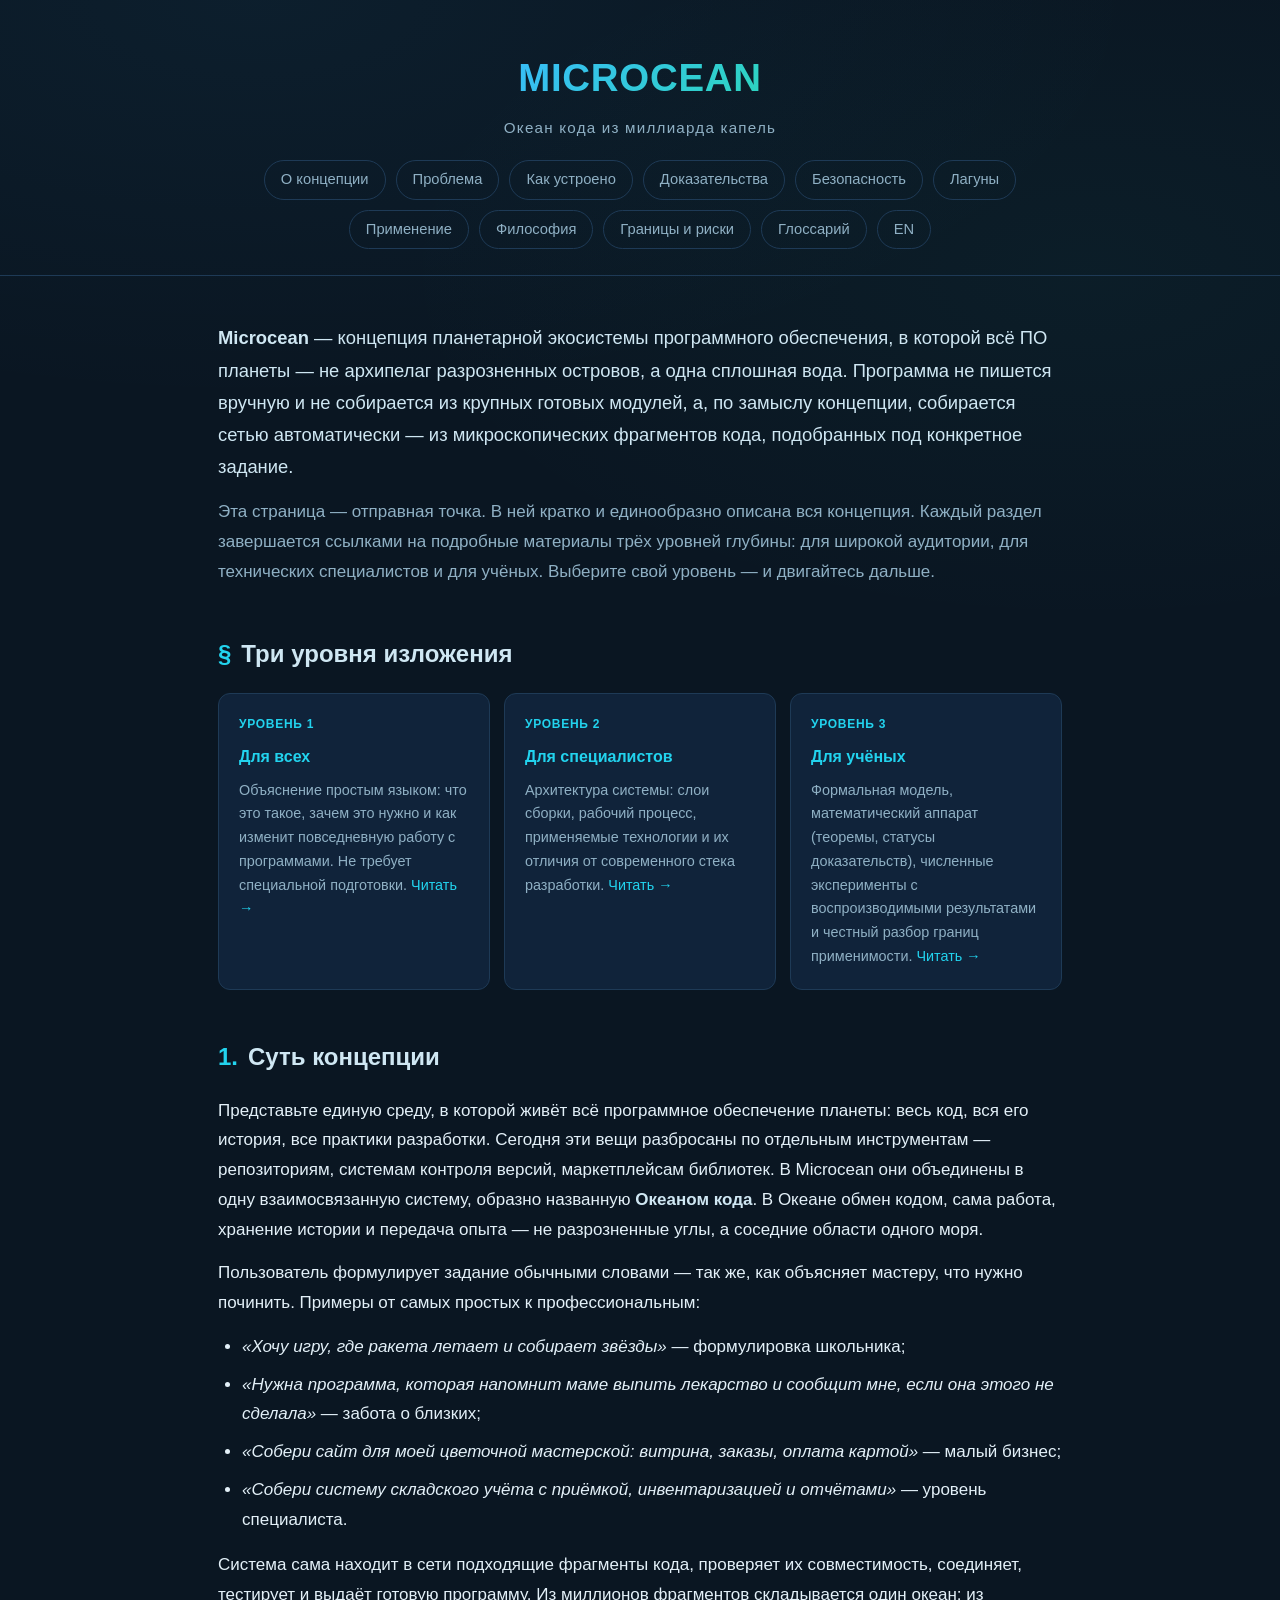
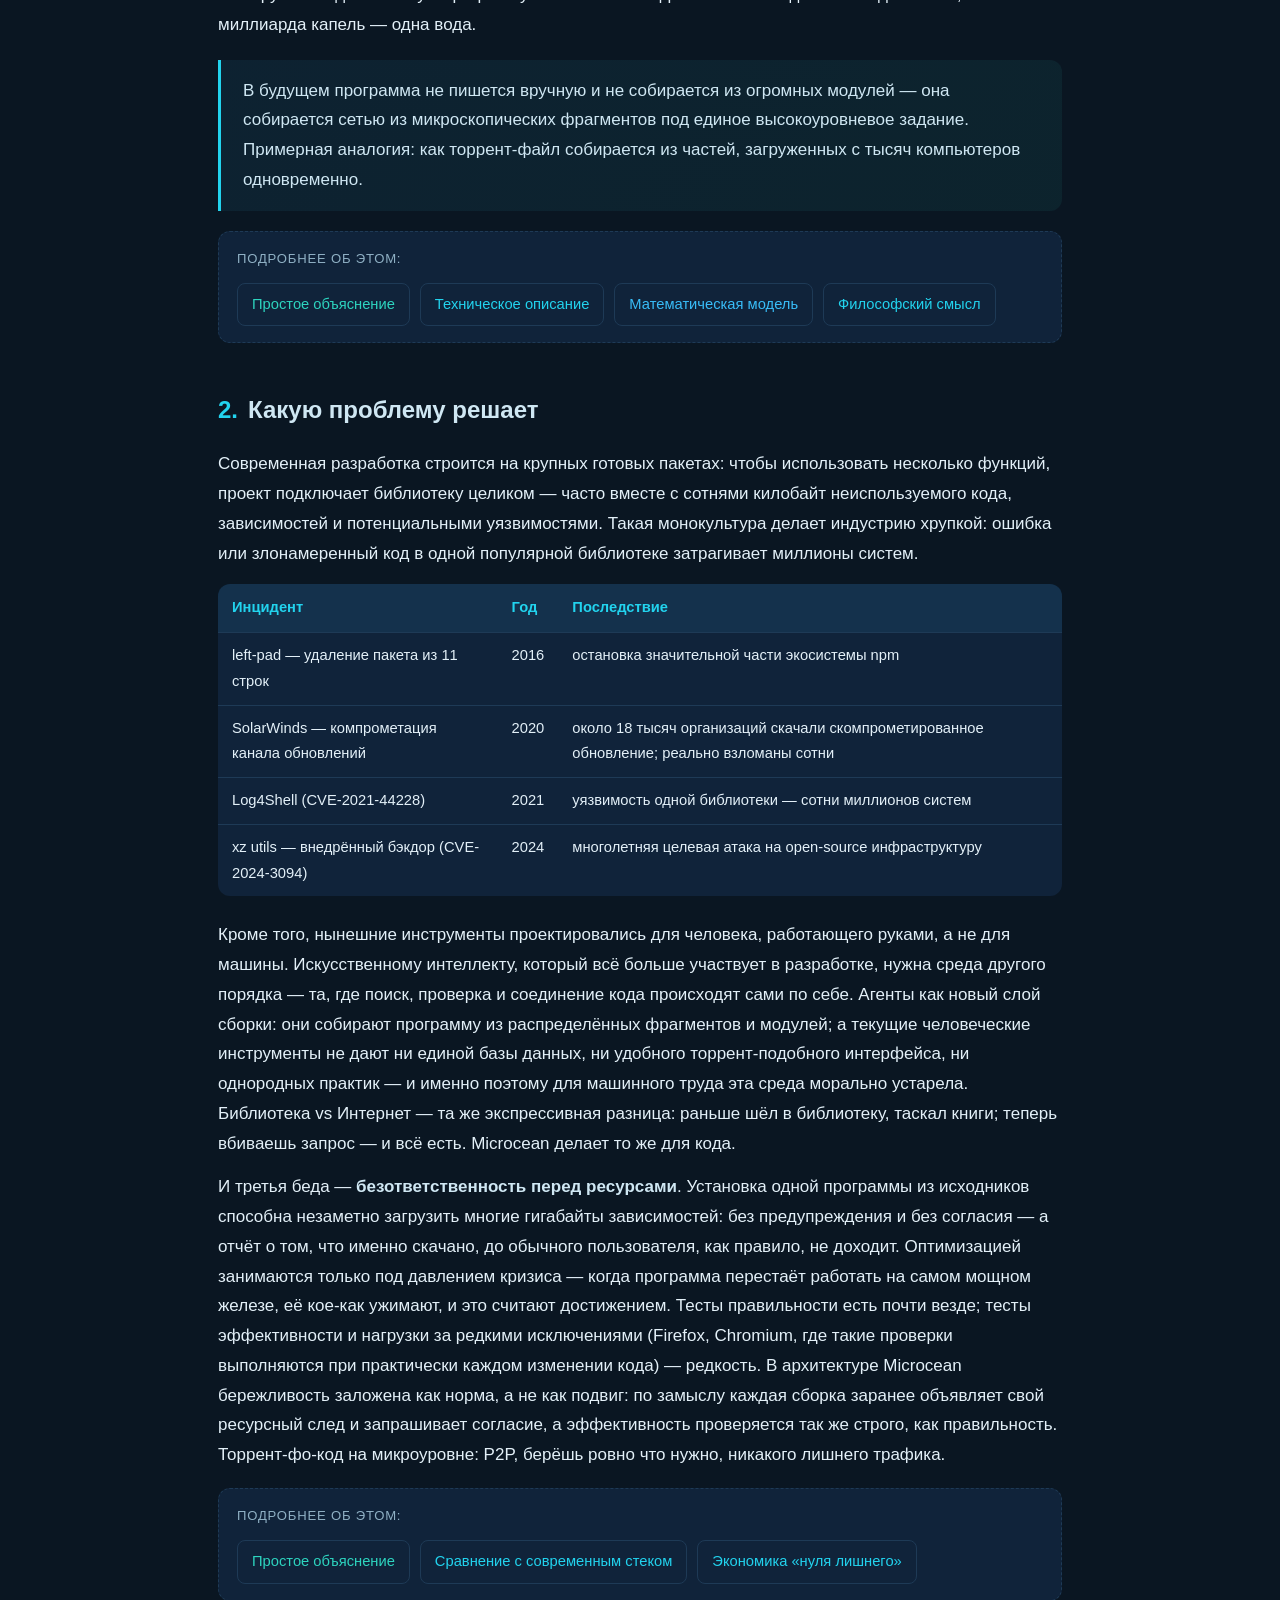
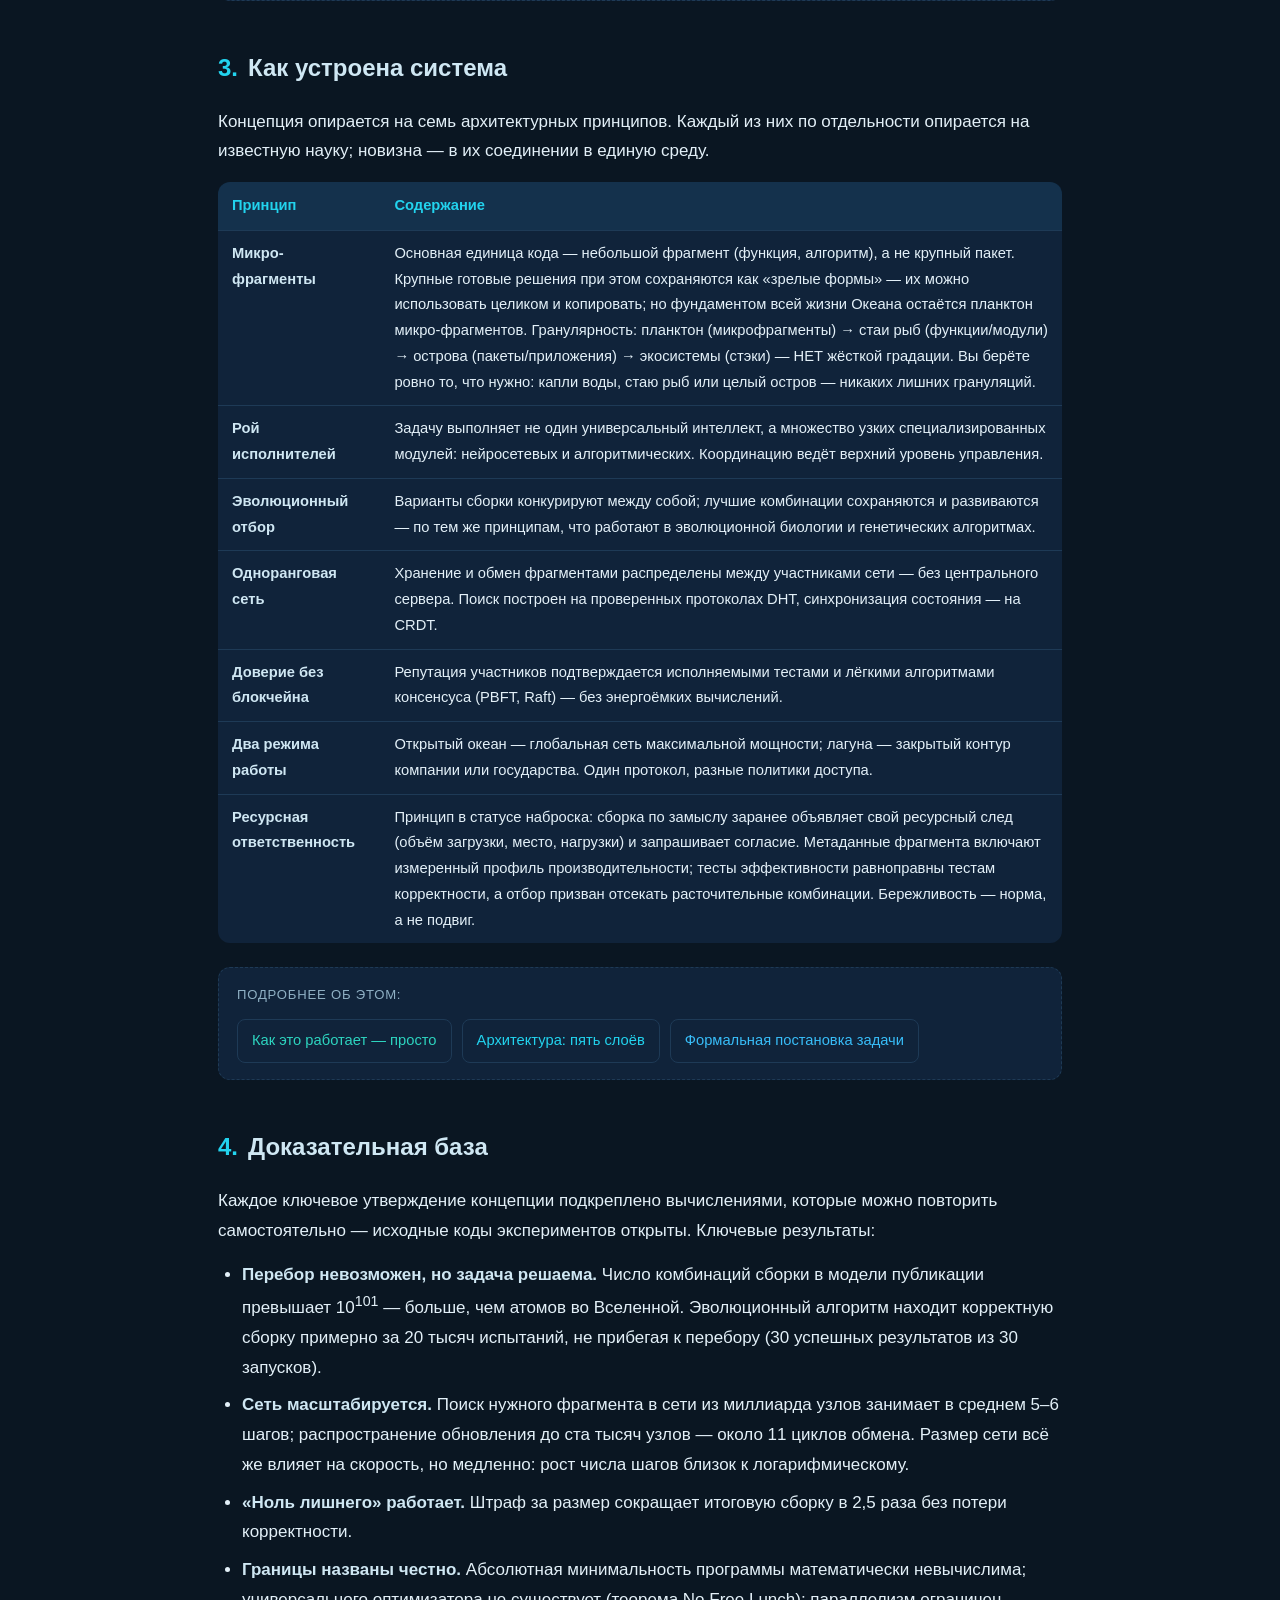
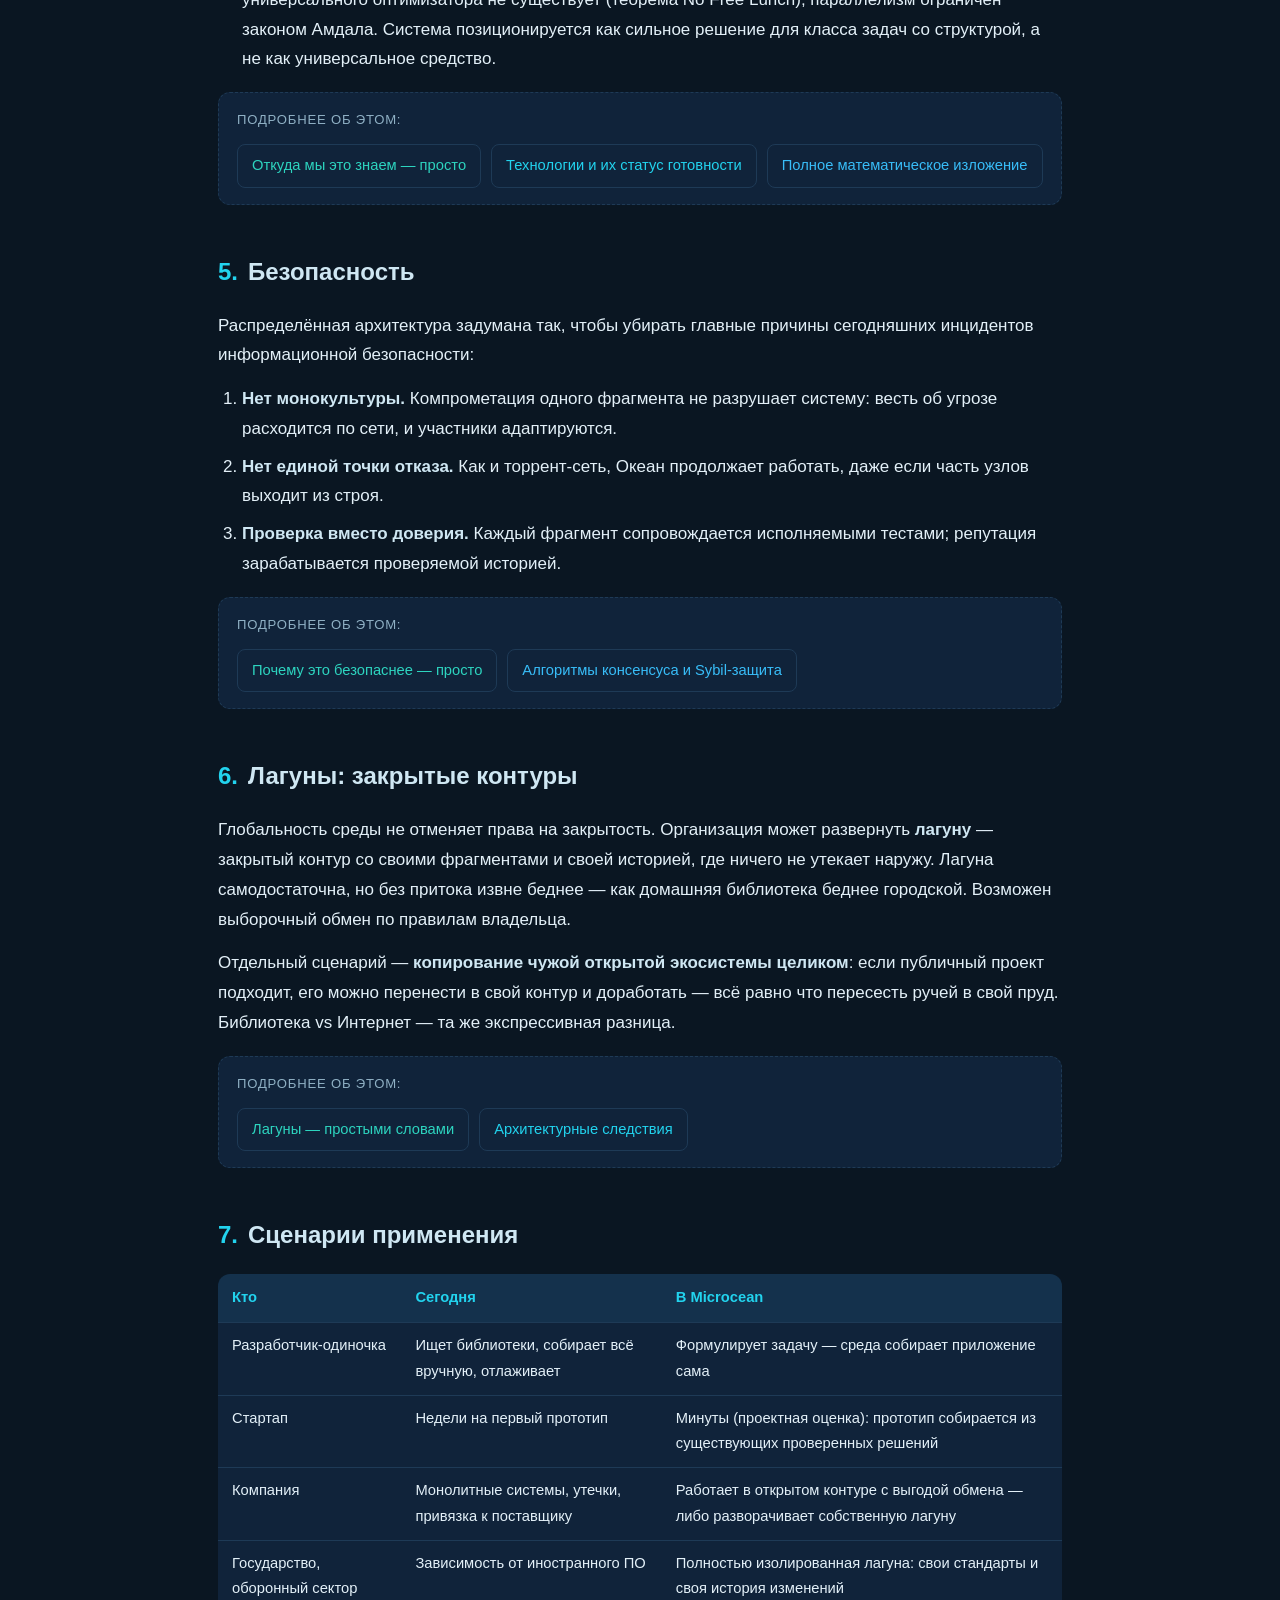
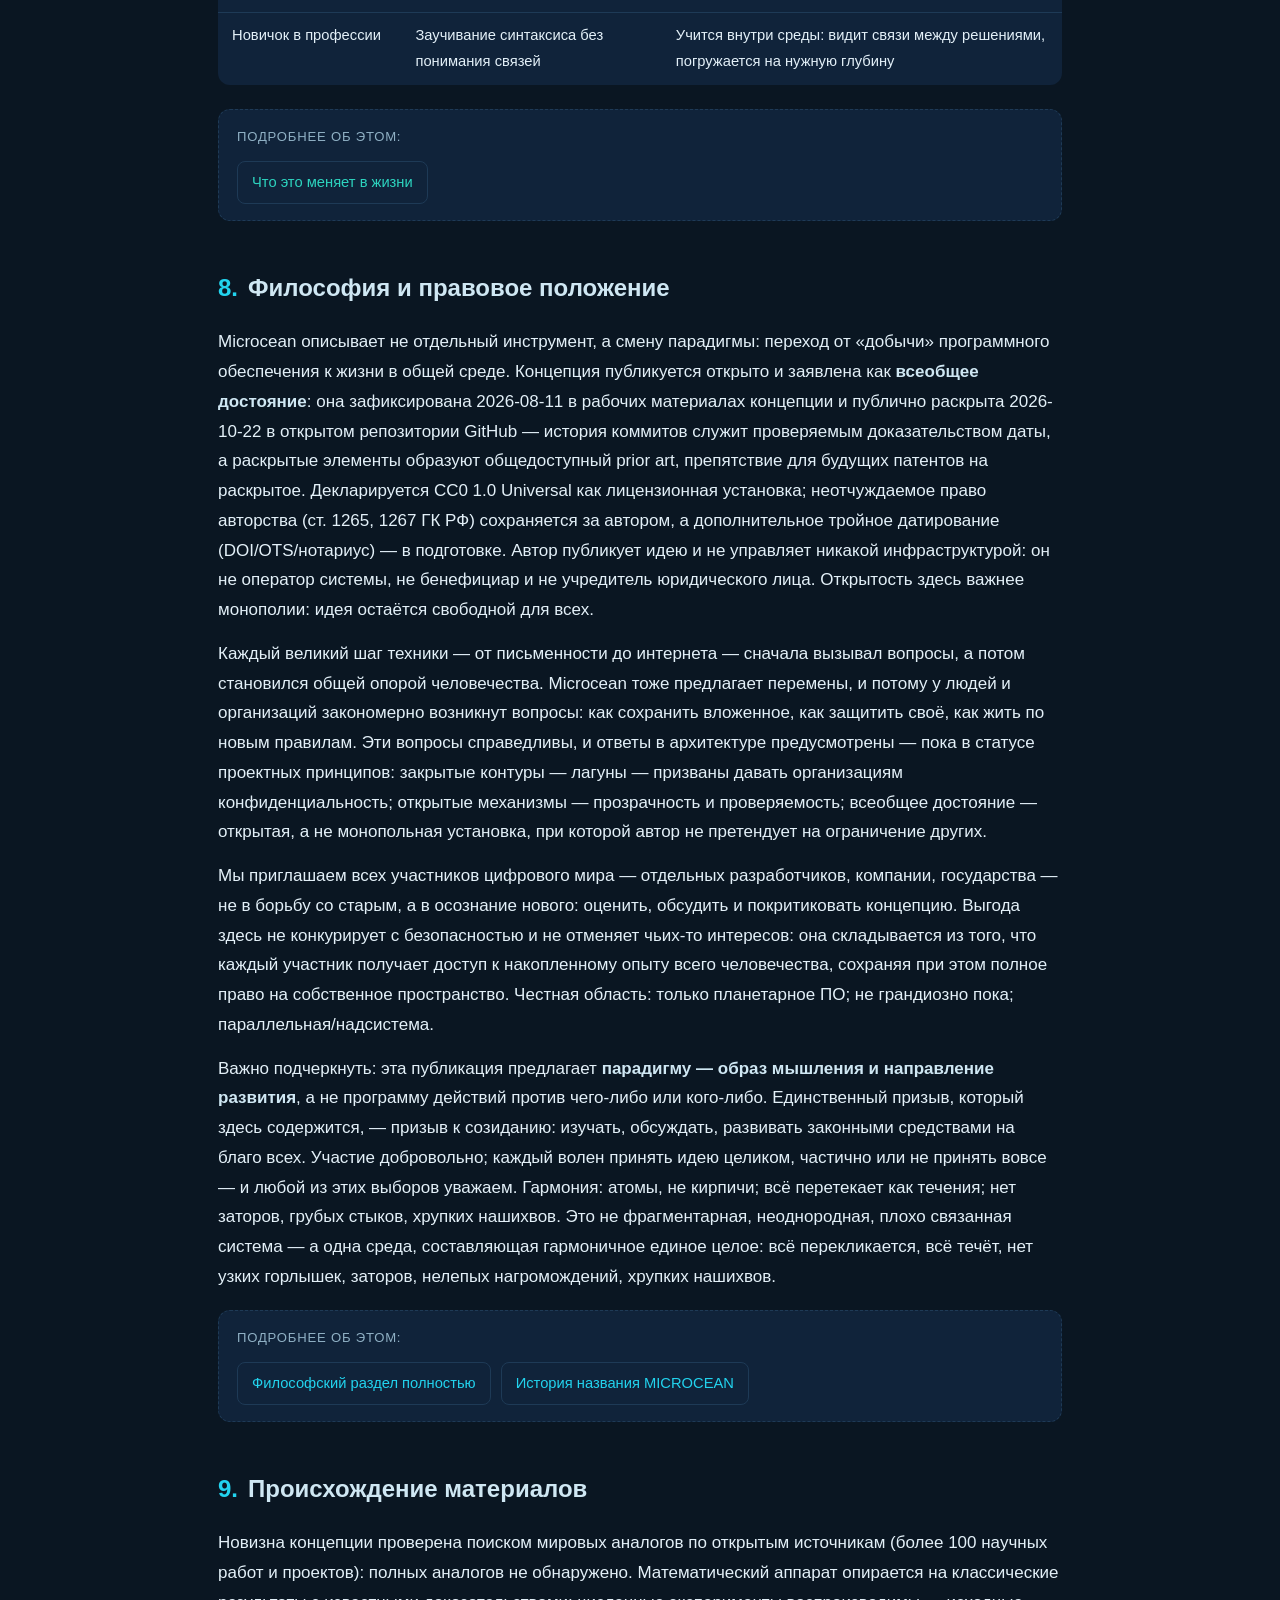
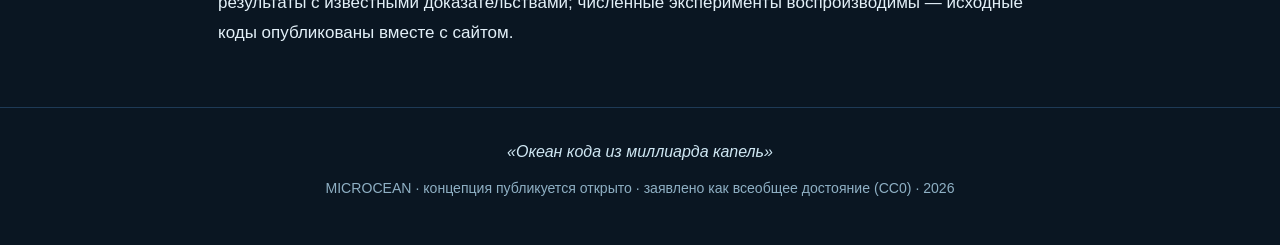
<file: index.html>
<!DOCTYPE html>
<html lang="ru">
<head>
<meta charset="UTF-8">
<meta name="viewport" content="width=device-width, initial-scale=1.0">
<title>MICROCEAN — Океан кода из миллиарда капель</title>
<meta name="description" content="Microcean — концепция планетарной экосистемы ПО: всё ПО планеты — не архипелаг островов, а одна вода. Навигация: материалы трёх уровней глубины.">
<meta name="theme-color" content="#0a1622">
<link rel="icon" href="favicon.svg" type="image/svg+xml">
<link rel="stylesheet" href="assets/style.css">
<meta property="og:type" content="website">
<meta property="og:title" content="MICROCEAN — Океан кода из миллиарда капель">
<meta property="og:description" content="Microcean — концепция планетарной экосистемы ПО: всё ПО планеты — не архипелаг островов, а одна сплошная вода. Материалы трёх уровней глубины.">
<meta property="og:site_name" content="MICROCEAN">
<meta property="og:locale" content="ru_RU">
<meta property="og:image" content="https://dsconoiz.github.io/microcean/favicon.svg">
<meta property="og:url" content="https://dsconoiz.github.io/microcean/">
<link rel="canonical" href="https://dsconoiz.github.io/microcean/">
<meta name="twitter:card" content="summary">
</head>
<body>

<header class="site">
  <div class="container">
    <h1 class="logo-h"><a class="logo" href="index.html">MICROCEAN</a></h1>
    <div class="logo-sub">Океан кода из миллиарда капель</div>
    <nav class="main-nav" aria-label="Разделы страницы">
      <a href="#about">О концепции</a>
      <a href="#problem">Проблема</a>
      <a href="#how">Как устроено</a>
      <a href="#evidence">Доказательства</a>
      <a href="#security">Безопасность</a>
      <a href="#lagoons">Лагуны</a>
      <a href="#scenarios">Применение</a>
      <a href="#philosophy">Философия</a>
      <a href="ru/limits.html">Границы и риски</a>
      <a href="ru/glossary.html">Глоссарий</a>
      <a href="en/index.html">EN</a>
    </nav>
  </div>
</header>

<main class="container">

<section id="intro">
  <p style="font-size:1.15rem; color:var(--text-strong);"><strong>Microcean</strong> — концепция планетарной экосистемы программного обеспечения, в которой всё ПО планеты — не архипелаг разрозненных островов, а одна сплошная вода. Программа не пишется вручную и не собирается из крупных готовых модулей, а, по замыслу концепции, собирается сетью автоматически — из микроскопических фрагментов кода, подобранных под конкретное задание.</p>
  <p class="dim">Эта страница — отправная точка. В ней кратко и единообразно описана вся концепция. Каждый раздел завершается ссылками на подробные материалы трёх уровней глубины: для широкой аудитории, для технических специалистов и для учёных. Выберите свой уровень — и двигайтесь дальше.</p>
</section>

<section id="levels">
  <h2 class="section-title"><span class="num">§</span>Три уровня изложения</h2>
  <div class="cards-grid">
    <div class="card">
      <div class="tagline-sm">Уровень 1</div>
      <h3><a href="ru/vsem.html">Для всех</a></h3>
      <p>Объяснение простым языком: что это такое, зачем это нужно и как изменит повседневную работу с программами. Не требует специальной подготовки. <a href="ru/vsem.html">Читать →</a></p>
    </div>
    <div class="card">
      <div class="tagline-sm">Уровень 2</div>
      <h3><a href="ru/specialistam.html">Для специалистов</a></h3>
      <p>Архитектура системы: слои сборки, рабочий процесс, применяемые технологии и их отличия от современного стека разработки. <a href="ru/specialistam.html">Читать →</a></p>
    </div>
    <div class="card">
      <div class="tagline-sm">Уровень 3</div>
      <h3><a href="ru/uchenym.html">Для учёных</a></h3>
      <p>Формальная модель, математический аппарат (теоремы, статусы доказательств), численные эксперименты с воспроизводимыми результатами и честный разбор границ применимости. <a href="ru/uchenym.html">Читать →</a></p>
    </div>
  </div>
</section>

<section id="about">
  <h2 class="section-title"><span class="num">1.</span>Суть концепции</h2>
  <p>Представьте единую среду, в которой живёт всё программное обеспечение планеты: весь код, вся его история, все практики разработки. Сегодня эти вещи разбросаны по отдельным инструментам — репозиториям, системам контроля версий, маркетплейсам библиотек. В Microcean они объединены в одну взаимосвязанную систему, образно названную <strong>Океаном кода</strong>. В Океане обмен кодом, сама работа, хранение истории и передача опыта — не разрозненные углы, а соседние области одного моря.</p>
  <p>Пользователь формулирует задание обычными словами — так же, как объясняет мастеру, что нужно починить. Примеры от самых простых к профессиональным:</p>
  <ul class="list">
    <li><em>«Хочу игру, где ракета летает и собирает звёзды»</em> — формулировка школьника;</li>
    <li><em>«Нужна программа, которая напомнит маме выпить лекарство и сообщит мне, если она этого не сделала»</em> — забота о близких;</li>
    <li><em>«Собери сайт для моей цветочной мастерской: витрина, заказы, оплата картой»</em> — малый бизнес;</li>
    <li><em>«Собери систему складского учёта с приёмкой, инвентаризацией и отчётами»</em> — уровень специалиста.</li>
  </ul>
  <p>Система сама находит в сети подходящие фрагменты кода, проверяет их совместимость, соединяет, тестирует и выдаёт готовую программу. Из миллионов фрагментов складывается один океан; из миллиарда капель — одна вода.</p>
  <blockquote>В будущем программа не пишется вручную и не собирается из огромных модулей — она собирается сетью из микроскопических фрагментов под единое высокоуровневое задание. Примерная аналогия: как торрент-файл собирается из частей, загруженных с тысяч компьютеров одновременно.</blockquote>
  <div class="level-links">
    <span class="lbl">Подробнее об этом:</span>
    <a class="lv1" href="ru/vsem.html#sut">Простое объяснение</a>
    <a href="ru/specialistam.html#architecture">Техническое описание</a>
    <a class="lv3" href="ru/uchenym.html#model">Математическая модель</a>
    <a href="ru/filosofiya.html#ocean">Философский смысл</a>
  </div>
</section>

<section id="problem">
  <h2 class="section-title"><span class="num">2.</span>Какую проблему решает</h2>
  <p>Современная разработка строится на крупных готовых пакетах: чтобы использовать несколько функций, проект подключает библиотеку целиком — часто вместе с сотнями килобайт неиспользуемого кода, зависимостей и потенциальными уязвимостями. Такая монокультура делает индустрию хрупкой: ошибка или злонамеренный код в одной популярной библиотеке затрагивает миллионы систем.</p>
  <table class="data">
    <thead><tr><th>Инцидент</th><th>Год</th><th>Последствие</th></tr></thead>
    <tbody>
      <tr><td>left-pad — удаление пакета из 11 строк</td><td>2016</td><td>остановка значительной части экосистемы npm</td></tr>
      <tr><td>SolarWinds — компрометация канала обновлений</td><td>2020</td><td>около 18 тысяч организаций скачали скомпрометированное обновление; реально взломаны сотни</td></tr>
      <tr><td>Log4Shell (CVE-2021-44228)</td><td>2021</td><td>уязвимость одной библиотеки — сотни миллионов систем</td></tr>
      <tr><td>xz utils — внедрённый бэкдор (CVE-2024-3094)</td><td>2024</td><td>многолетняя целевая атака на open-source инфраструктуру</td></tr>
    </tbody>
  </table>
  <p>Кроме того, нынешние инструменты проектировались для человека, работающего руками, а не для машины. Искусственному интеллекту, который всё больше участвует в разработке, нужна среда другого порядка — та, где поиск, проверка и соединение кода происходят сами по себе. Агенты как новый слой сборки: они собирают программу из распределённых фрагментов и модулей; а текущие человеческие инструменты не дают ни единой базы данных, ни удобного торрент-подобного интерфейса, ни однородных практик — и именно поэтому для машинного труда эта среда морально устарела. Библиотека vs Интернет — та же экспрессивная разница: раньше шёл в библиотеку, таскал книги; теперь вбиваешь запрос — и всё есть. Microcean делает то же для кода.</p>
  <p>И третья беда — <strong>безответственность перед ресурсами</strong>. Установка одной программы из исходников способна незаметно загрузить многие гигабайты зависимостей: без предупреждения и без согласия — а отчёт о том, что именно скачано, до обычного пользователя, как правило, не доходит. Оптимизацией занимаются только под давлением кризиса — когда программа перестаёт работать на самом мощном железе, её кое-как ужимают, и это считают достижением. Тесты правильности есть почти везде; тесты эффективности и нагрузки за редкими исключениями (Firefox, Chromium, где такие проверки выполняются при практически каждом изменении кода) — редкость. В архитектуре Microcean бережливость заложена как норма, а не как подвиг: по замыслу каждая сборка заранее объявляет свой ресурсный след и запрашивает согласие, а эффективность проверяется так же строго, как правильность. Торрент-фо-код на микроуровне: P2P, берёшь ровно что нужно, никакого лишнего трафика.</p>
  <div class="level-links">
    <span class="lbl">Подробнее об этом:</span>
    <a class="lv1" href="ru/vsem.html#problem">Простое объяснение</a>
    <a href="ru/specialistam.html#comparison">Сравнение с современным стеком</a>
    <a href="ru/filosofiya.html#govnocod">Экономика «нуля лишнего»</a>
  </div>
</section>

<section id="how">
  <h2 class="section-title"><span class="num">3.</span>Как устроена система</h2>
  <p>Концепция опирается на семь архитектурных принципов. Каждый из них по отдельности опирается на известную науку; новизна — в их соединении в единую среду.</p>
  <table class="data">
    <thead><tr><th>Принцип</th><th>Содержание</th></tr></thead>
    <tbody>
      <tr><td><strong>Микро-фрагменты</strong></td><td>Основная единица кода — небольшой фрагмент (функция, алгоритм), а не крупный пакет. Крупные готовые решения при этом сохраняются как «зрелые формы» — их можно использовать целиком и копировать; но фундаментом всей жизни Океана остаётся планктон микро-фрагментов. Гранулярность: планктон (микрофрагменты) → стаи рыб (функции/модули) → острова (пакеты/приложения) → экосистемы (стэки) — НЕТ жёсткой градации. Вы берёте ровно то, что нужно: капли воды, стаю рыб или целый остров — никаких лишних грануляций.</td></tr>
      <tr><td><strong>Рой исполнителей</strong></td><td>Задачу выполняет не один универсальный интеллект, а множество узких специализированных модулей: нейросетевых и алгоритмических. Координацию ведёт верхний уровень управления.</td></tr>
      <tr><td><strong>Эволюционный отбор</strong></td><td>Варианты сборки конкурируют между собой; лучшие комбинации сохраняются и развиваются — по тем же принципам, что работают в эволюционной биологии и генетических алгоритмах.</td></tr>
      <tr><td><strong>Одноранговая сеть</strong></td><td>Хранение и обмен фрагментами распределены между участниками сети — без центрального сервера. Поиск построен на проверенных протоколах DHT, синхронизация состояния — на CRDT.</td></tr>
      <tr><td><strong>Доверие без блокчейна</strong></td><td>Репутация участников подтверждается исполняемыми тестами и лёгкими алгоритмами консенсуса (PBFT, Raft) — без энергоёмких вычислений.</td></tr>
      <tr><td><strong>Два режима работы</strong></td><td>Открытый океан — глобальная сеть максимальной мощности; лагуна — закрытый контур компании или государства. Один протокол, разные политики доступа.</td></tr>
      <tr><td><strong>Ресурсная ответственность</strong></td><td>Принцип в статусе наброска: сборка по замыслу заранее объявляет свой ресурсный след (объём загрузки, место, нагрузки) и запрашивает согласие. Метаданные фрагмента включают измеренный профиль производительности; тесты эффективности равноправны тестам корректности, а отбор призван отсекать расточительные комбинации. Бережливость — норма, а не подвиг.</td></tr>
    </tbody>
  </table>
  <div class="level-links">
    <span class="lbl">Подробнее об этом:</span>
    <a class="lv1" href="ru/vsem.html#kak">Как это работает — просто</a>
    <a href="ru/specialistam.html#architecture">Архитектура: пять слоёв</a>
    <a class="lv3" href="ru/uchenym.html#model">Формальная постановка задачи</a>
  </div>
</section>

<section id="evidence">
  <h2 class="section-title"><span class="num">4.</span>Доказательная база</h2>
  <p>Каждое ключевое утверждение концепции подкреплено вычислениями, которые можно повторить самостоятельно — исходные коды экспериментов открыты. Ключевые результаты:</p>
  <ul class="list">
    <li><strong>Перебор невозможен, но задача решаема.</strong> Число комбинаций сборки в модели публикации превышает 10<sup>101</sup> — больше, чем атомов во Вселенной. Эволюционный алгоритм находит корректную сборку примерно за 20 тысяч испытаний, не прибегая к перебору (30 успешных результатов из 30 запусков).</li>
    <li><strong>Сеть масштабируется.</strong> Поиск нужного фрагмента в сети из миллиарда узлов занимает в среднем 5–6 шагов; распространение обновления до ста тысяч узлов — около 11 циклов обмена. Размер сети всё же влияет на скорость, но медленно: рост числа шагов близок к логарифмическому.</li>
    <li><strong>«Ноль лишнего» работает.</strong> Штраф за размер сокращает итоговую сборку в 2,5 раза без потери корректности.</li>
    <li><strong>Границы названы честно.</strong> Абсолютная минимальность программы математически невычислима; универсального оптимизатора не существует (теорема No Free Lunch); параллелизм ограничен законом Амдала. Система позиционируется как сильное решение для класса задач со структурой, а не как универсальное средство.</li>
  </ul>
  <div class="level-links">
    <span class="lbl">Подробнее об этом:</span>
    <a class="lv1" href="ru/vsem.html#evidence">Откуда мы это знаем — просто</a>
    <a href="ru/specialistam.html#stack">Технологии и их статус готовности</a>
    <a class="lv3" href="ru/uchenym.html">Полное математическое изложение</a>
  </div>
</section>

<section id="security">
  <h2 class="section-title"><span class="num">5.</span>Безопасность</h2>
  <p>Распределённая архитектура задумана так, чтобы убирать главные причины сегодняшних инцидентов информационной безопасности:</p>
  <ol class="list">
    <li><strong>Нет монокультуры.</strong> Компрометация одного фрагмента не разрушает систему: весть об угрозе расходится по сети, и участники адаптируются.</li>
    <li><strong>Нет единой точки отказа.</strong> Как и торрент-сеть, Океан продолжает работать, даже если часть узлов выходит из строя.</li>
    <li><strong>Проверка вместо доверия.</strong> Каждый фрагмент сопровождается исполняемыми тестами; репутация зарабатывается проверяемой историей.</li>
  </ol>
  <div class="level-links">
    <span class="lbl">Подробнее об этом:</span>
    <a class="lv1" href="ru/vsem.html#security">Почему это безопаснее — просто</a>
    <a class="lv3" href="ru/uchenym.html#trust">Алгоритмы консенсуса и Sybil-защита</a>
  </div>
</section>

<section id="lagoons">
  <h2 class="section-title"><span class="num">6.</span>Лагуны: закрытые контуры</h2>
  <p>Глобальность среды не отменяет права на закрытость. Организация может развернуть <strong>лагуну</strong> — закрытый контур со своими фрагментами и своей историей, где ничего не утекает наружу. Лагуна самодостаточна, но без притока извне беднее — как домашняя библиотека беднее городской. Возможен выборочный обмен по правилам владельца.</p>
  <p>Отдельный сценарий — <strong>копирование чужой открытой экосистемы целиком</strong>: если публичный проект подходит, его можно перенести в свой контур и доработать — всё равно что пересесть ручей в свой пруд. Библиотека vs Интернет — та же экспрессивная разница.</p>
  <div class="level-links">
    <span class="lbl">Подробнее об этом:</span>
    <a class="lv1" href="ru/vsem.html#lagoons">Лагуны — простыми словами</a>
    <a href="ru/filosofiya.html#lagoons">Архитектурные следствия</a>
  </div>
</section>

<section id="scenarios">
  <h2 class="section-title"><span class="num">7.</span>Сценарии применения</h2>
  <table class="data">
    <thead><tr><th>Кто</th><th>Сегодня</th><th>В Microcean</th></tr></thead>
    <tbody>
      <tr><td>Разработчик-одиночка</td><td>Ищет библиотеки, собирает всё вручную, отлаживает</td><td>Формулирует задачу — среда собирает приложение сама</td></tr>
      <tr><td>Стартап</td><td>Недели на первый прототип</td><td>Минуты (проектная оценка): прототип собирается из существующих проверенных решений</td></tr>
      <tr><td>Компания</td><td>Монолитные системы, утечки, привязка к поставщику</td><td>Работает в открытом контуре с выгодой обмена — либо разворачивает собственную лагуну</td></tr>
      <tr><td>Государство, оборонный сектор</td><td>Зависимость от иностранного ПО</td><td>Полностью изолированная лагуна: свои стандарты и своя история изменений</td></tr>
      <tr><td>Новичок в профессии</td><td>Заучивание синтаксиса без понимания связей</td><td>Учится внутри среды: видит связи между решениями, погружается на нужную глубину</td></tr>
    </tbody>
  </table>
  <div class="level-links">
    <span class="lbl">Подробнее об этом:</span>
    <a class="lv1" href="ru/vsem.html#scenarios">Что это меняет в жизни</a>
  </div>
</section>

<section id="philosophy">
  <h2 class="section-title"><span class="num">8.</span>Философия и правовое положение</h2>
  <p>Microcean описывает не отдельный инструмент, а смену парадигмы: переход от «добычи» программного обеспечения к жизни в общей среде. Концепция публикуется открыто и заявлена как <strong>всеобщее достояние</strong>: она зафиксирована 2026-08-11 в рабочих материалах концепции и публично раскрыта 2026-10-22 в открытом репозитории GitHub — история коммитов служит проверяемым доказательством даты, а раскрытые элементы образуют общедоступный prior art, препятствие для будущих патентов на раскрытое. Декларируется CC0 1.0 Universal как лицензионная установка; неотчуждаемое право авторства (ст. 1265, 1267 ГК РФ) сохраняется за автором, а дополнительное тройное датирование (DOI/OTS/нотариус) — в подготовке. Автор публикует идею и не управляет никакой инфраструктурой: он не оператор системы, не бенефициар и не учредитель юридического лица. Открытость здесь важнее монополии: идея остаётся свободной для всех.</p>
  <p>Каждый великий шаг техники — от письменности до интернета — сначала вызывал вопросы, а потом становился общей опорой человечества. Microcean тоже предлагает перемены, и потому у людей и организаций закономерно возникнут вопросы: как сохранить вложенное, как защитить своё, как жить по новым правилам. Эти вопросы справедливы, и ответы в архитектуре предусмотрены — пока в статусе проектных принципов: закрытые контуры — лагуны — призваны давать организациям конфиденциальность; открытые механизмы — прозрачность и проверяемость; всеобщее достояние — открытая, а не монопольная установка, при которой автор не претендует на ограничение других.</p>
<p>Мы приглашаем всех участников цифрового мира — отдельных разработчиков, компании, государства — не в борьбу со старым, а в осознание нового: оценить, обсудить и покритиковать концепцию. Выгода здесь не конкурирует с безопасностью и не отменяет чьих-то интересов: она складывается из того, что каждый участник получает доступ к накопленному опыту всего человечества, сохраняя при этом полное право на собственное пространство. Честная область: только планетарное ПО; не грандиозно пока; параллельная/надсистема.</p>
   <p>Важно подчеркнуть: эта публикация предлагает <strong>парадигму — образ мышления и направление развития</strong>, а не программу действий против чего-либо или кого-либо. Единственный призыв, который здесь содержится, — призыв к созиданию: изучать, обсуждать, развивать законными средствами на благо всех. Участие добровольно; каждый волен принять идею целиком, частично или не принять вовсе — и любой из этих выборов уважаем. Гармония: атомы, не кирпичи; всё перетекает как течения; нет заторов, грубых стыков, хрупких нашихвов. Это не фрагментарная, неоднородная, плохо связанная система — а одна среда, составляющая гармоничное единое целое: всё перекликается, всё течёт, нет узких горлышек, заторов, нелепых нагромождений, хрупких нашихвов.</p>
  <div class="level-links">
    <span class="lbl">Подробнее об этом:</span>
    <a href="ru/filosofiya.html">Философский раздел полностью</a>
    <a href="ru/filosofiya.html#name">История названия MICROCEAN</a>
  </div>
</section>

<section id="sources">
  <h2 class="section-title"><span class="num">9.</span>Происхождение материалов</h2>
  <p>Новизна концепции проверена поиском мировых аналогов по открытым источникам (более 100 научных работ и проектов): полных аналогов не обнаружено. Математический аппарат опирается на классические результаты с известными доказательствами; численные эксперименты воспроизводимы — исходные коды опубликованы вместе с сайтом.</p>
</section>

</main>

<footer class="site">
  <div class="container">
    <div class="slogan">«Океан кода из миллиарда капель»</div>
    <div>MICROCEAN · концепция публикуется открыто · заявлено как всеобщее достояние (CC0) · 2026</div>
  </div>
</footer>

<script>
  const io = new IntersectionObserver(entries => {
    entries.forEach(e => { if (e.isIntersecting) { e.target.classList.add('visible'); io.unobserve(e.target); } });
  }, { threshold: 0.06 });
  document.querySelectorAll('section').forEach(s => { s.style.opacity='0'; s.style.transform='translateY(14px)'; s.style.transition='opacity .6s ease, transform .6s ease'; io.observe(s); });
</script>
<style> section.visible { opacity: 1 !important; transform: none !important; } </style>
</body>
</html>
</file>
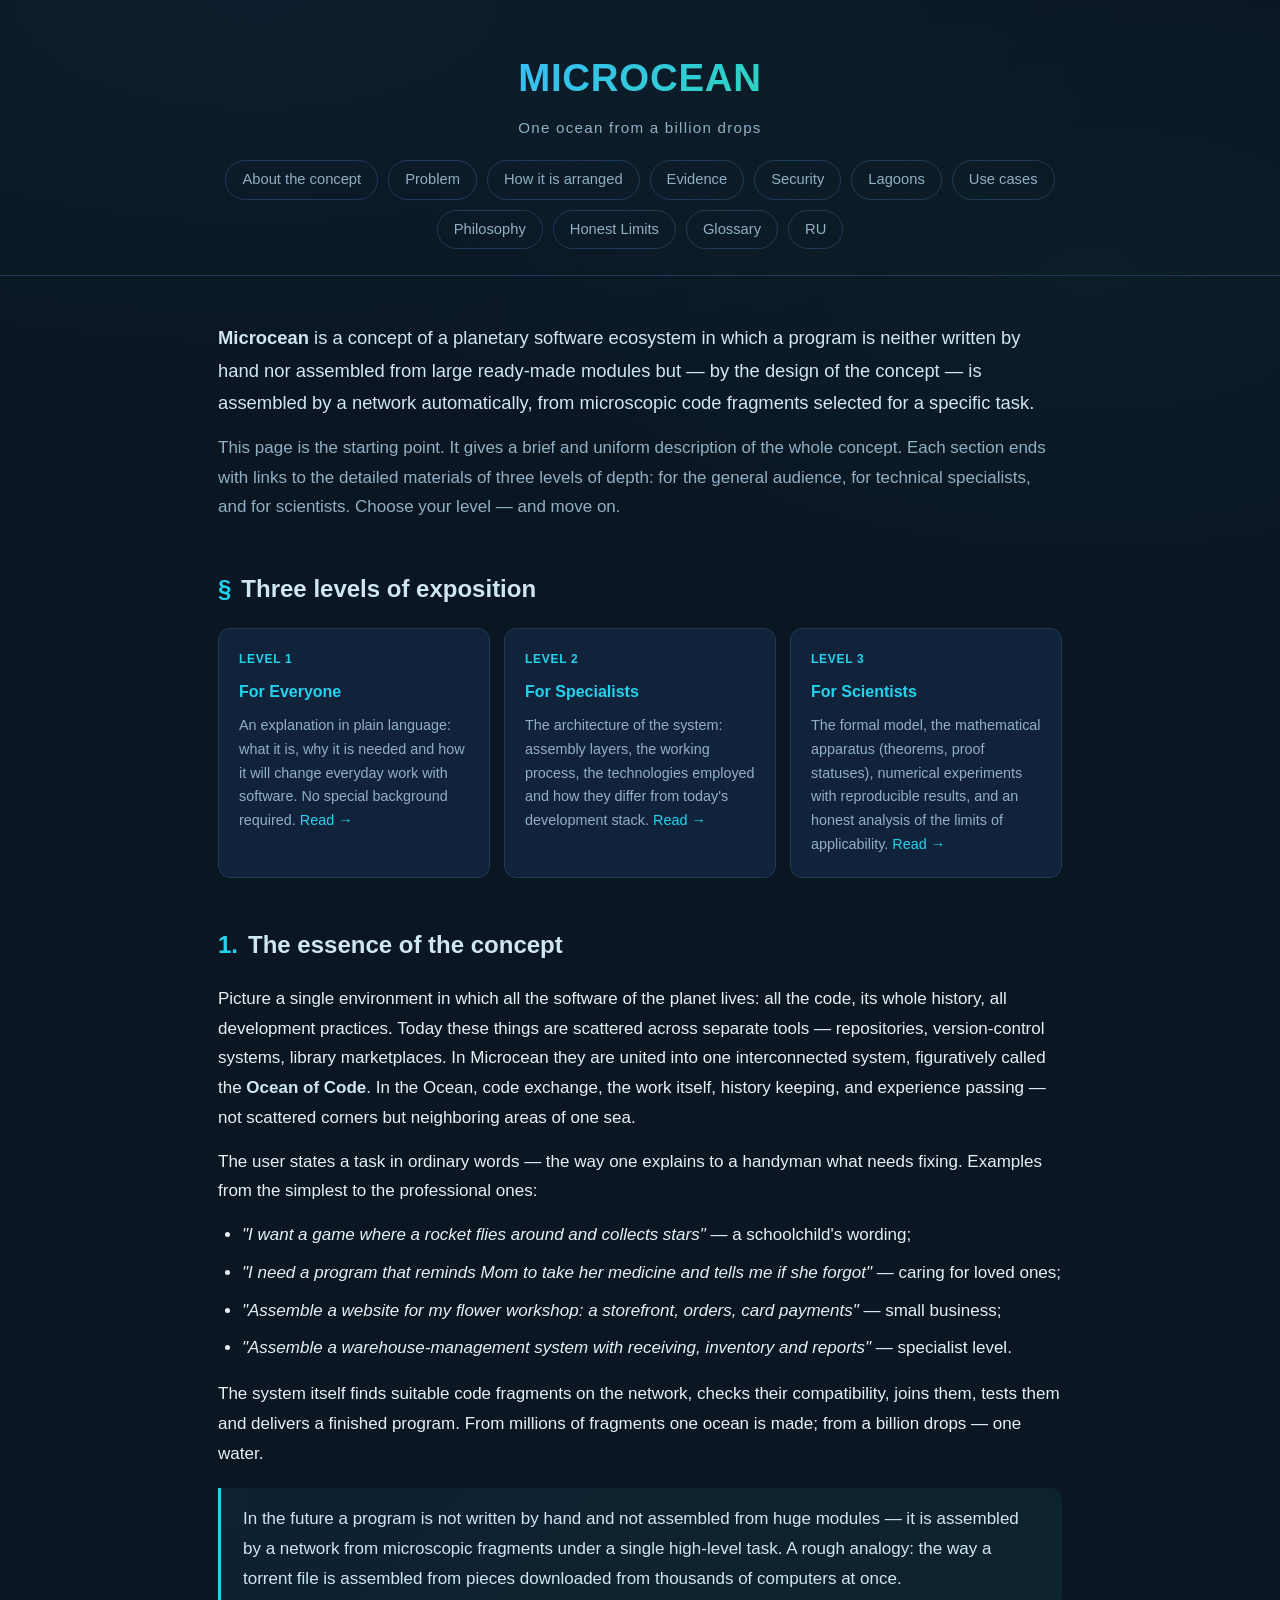
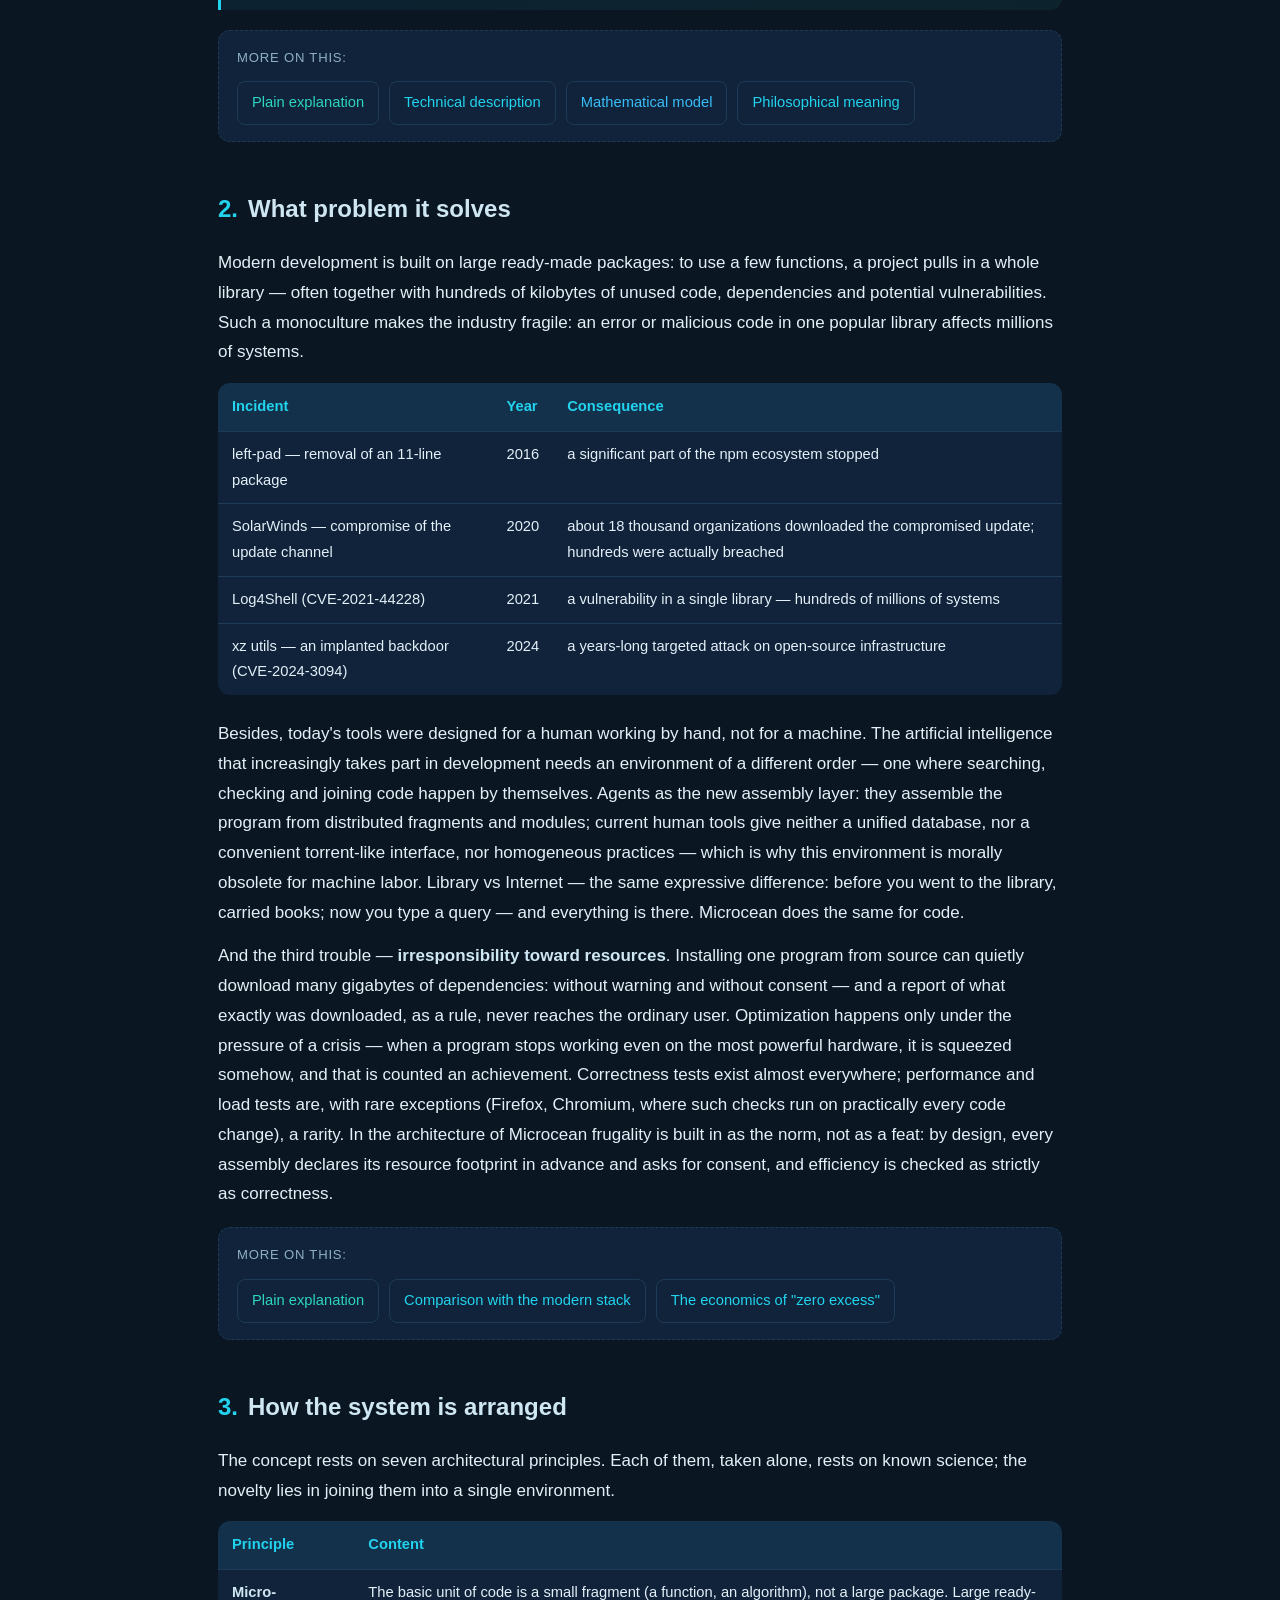
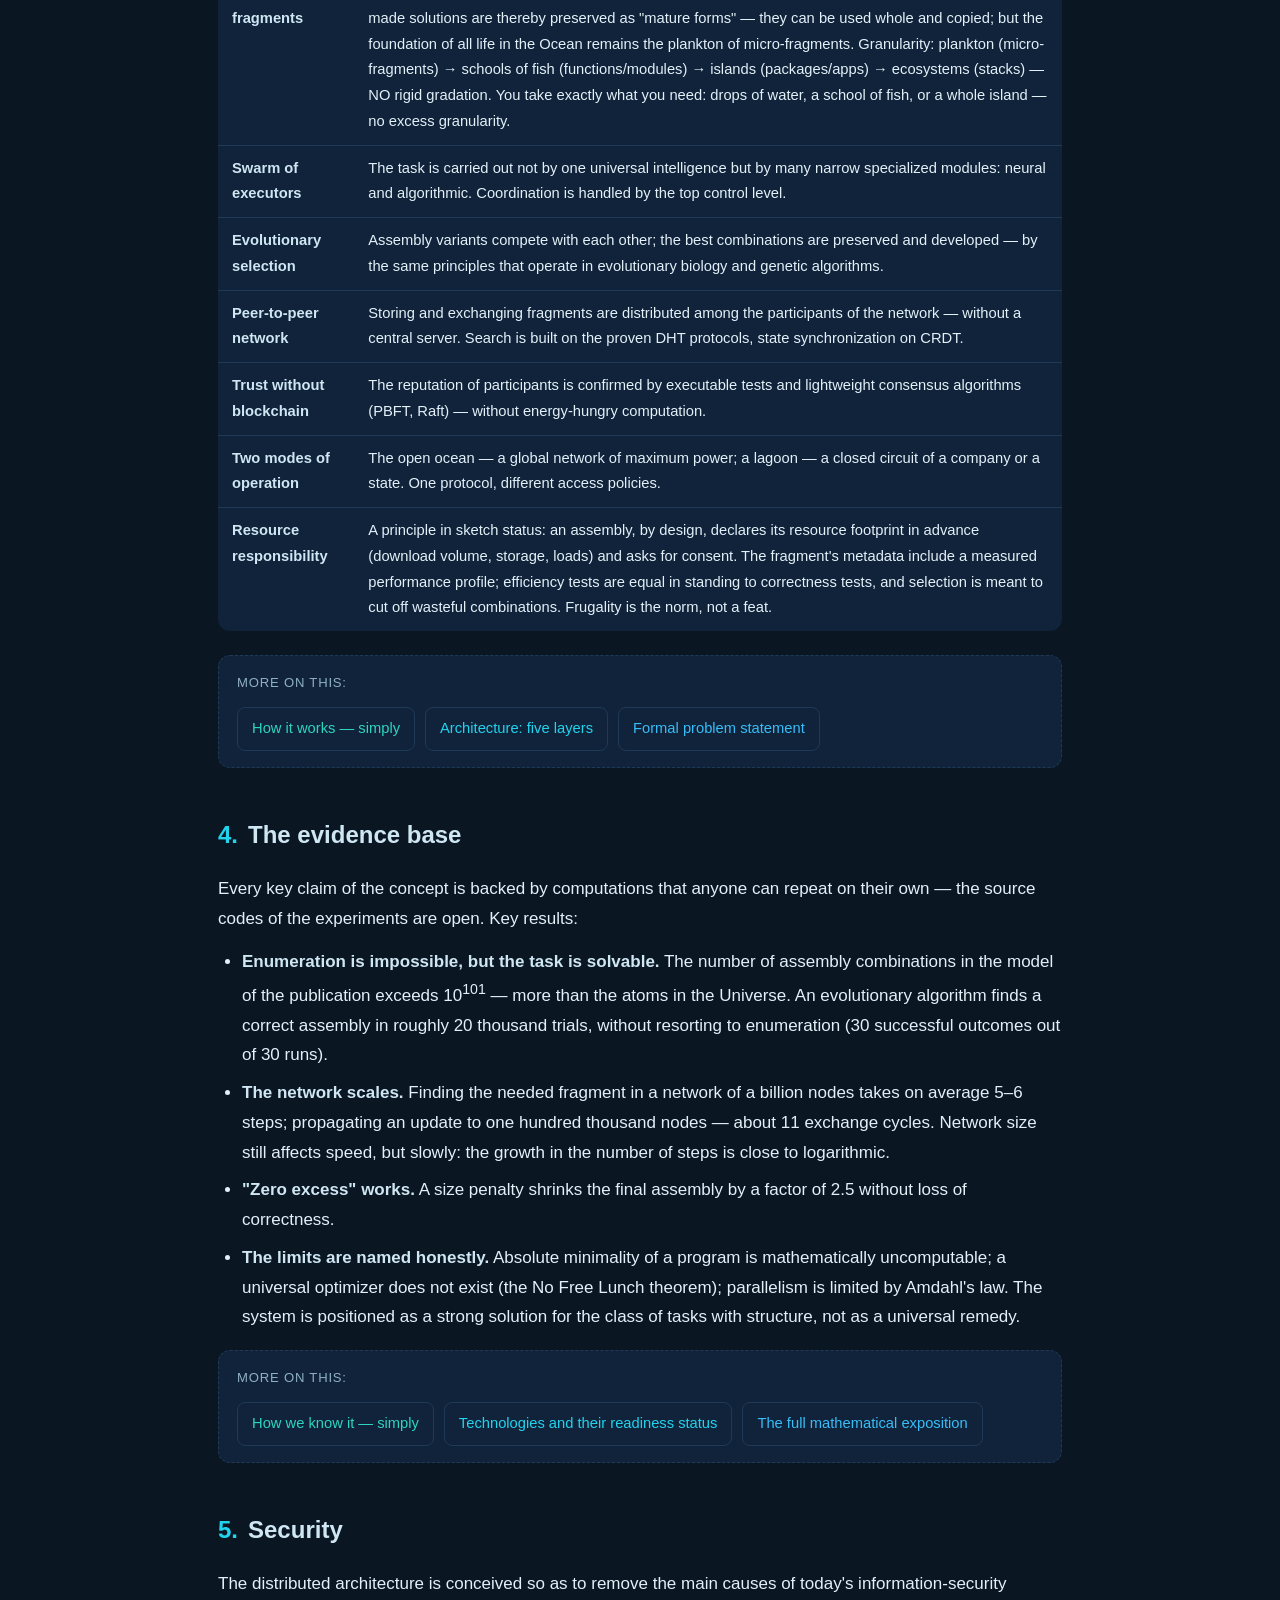
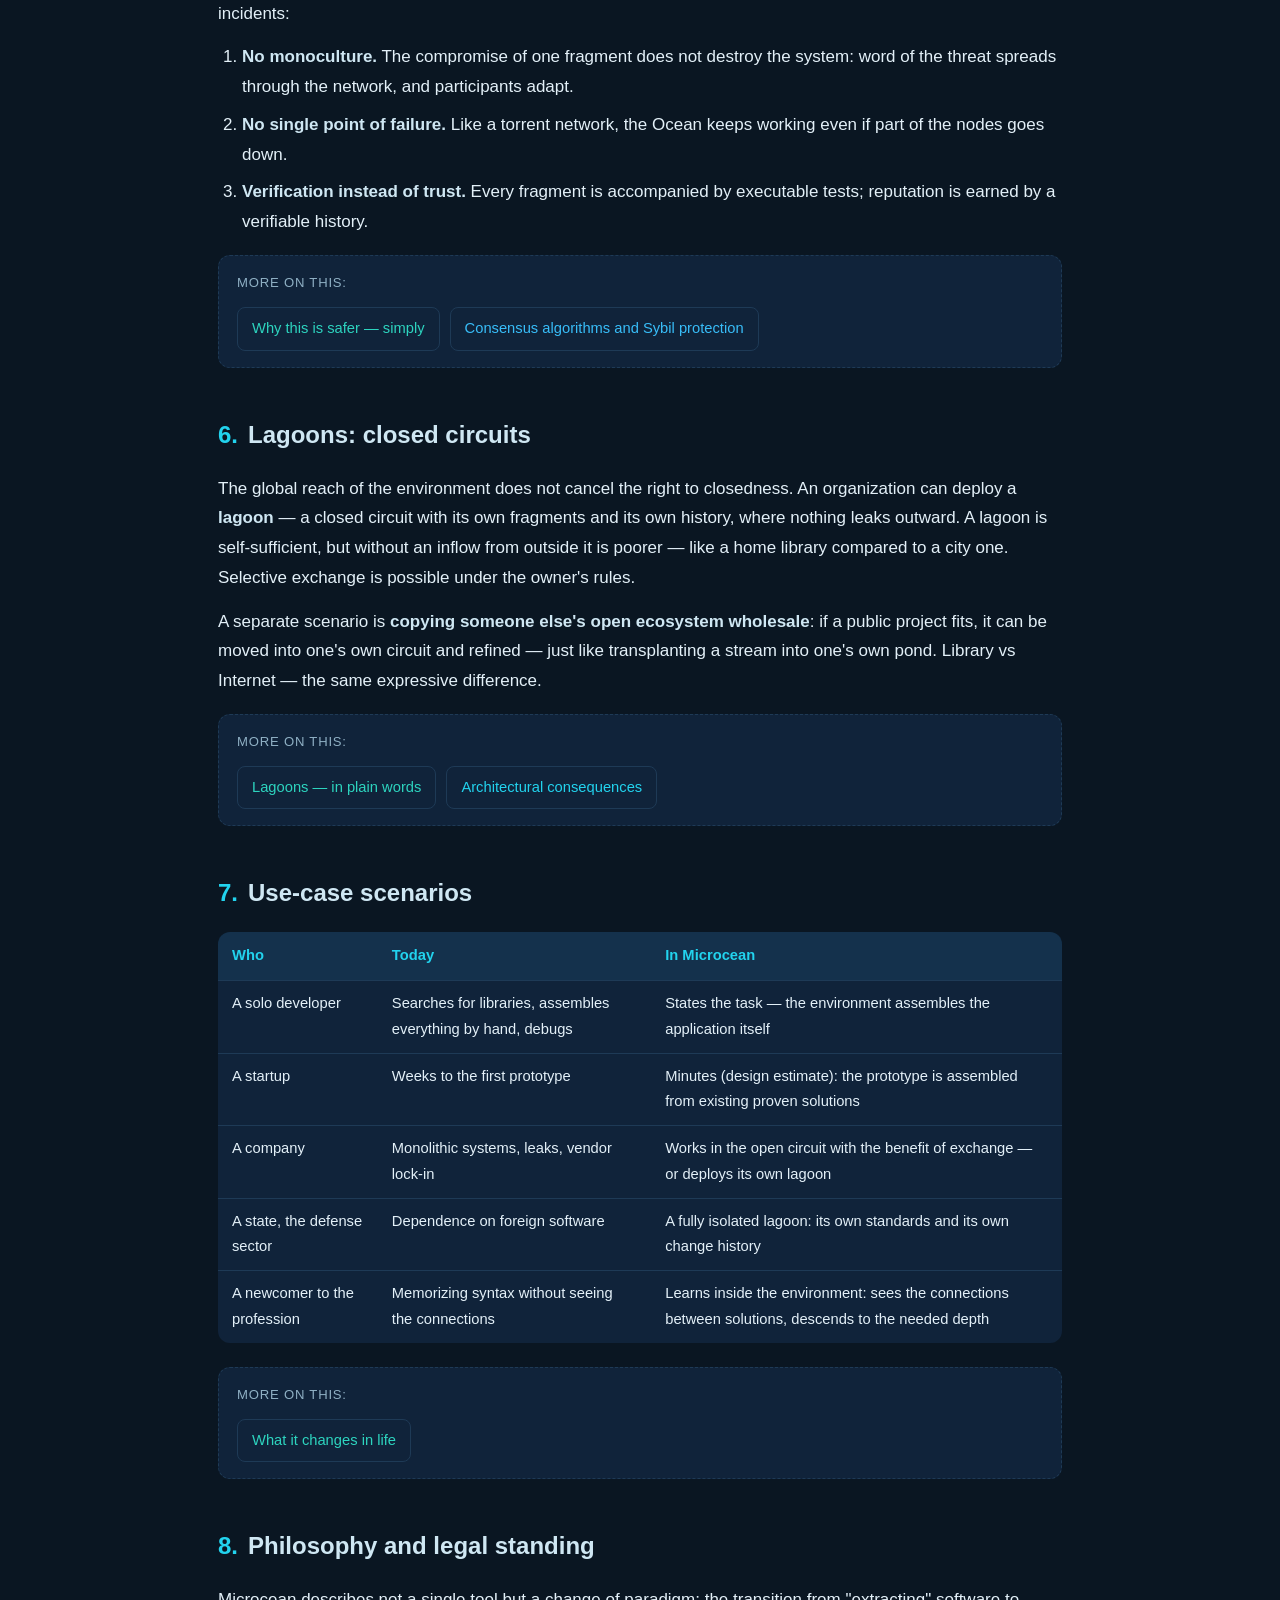
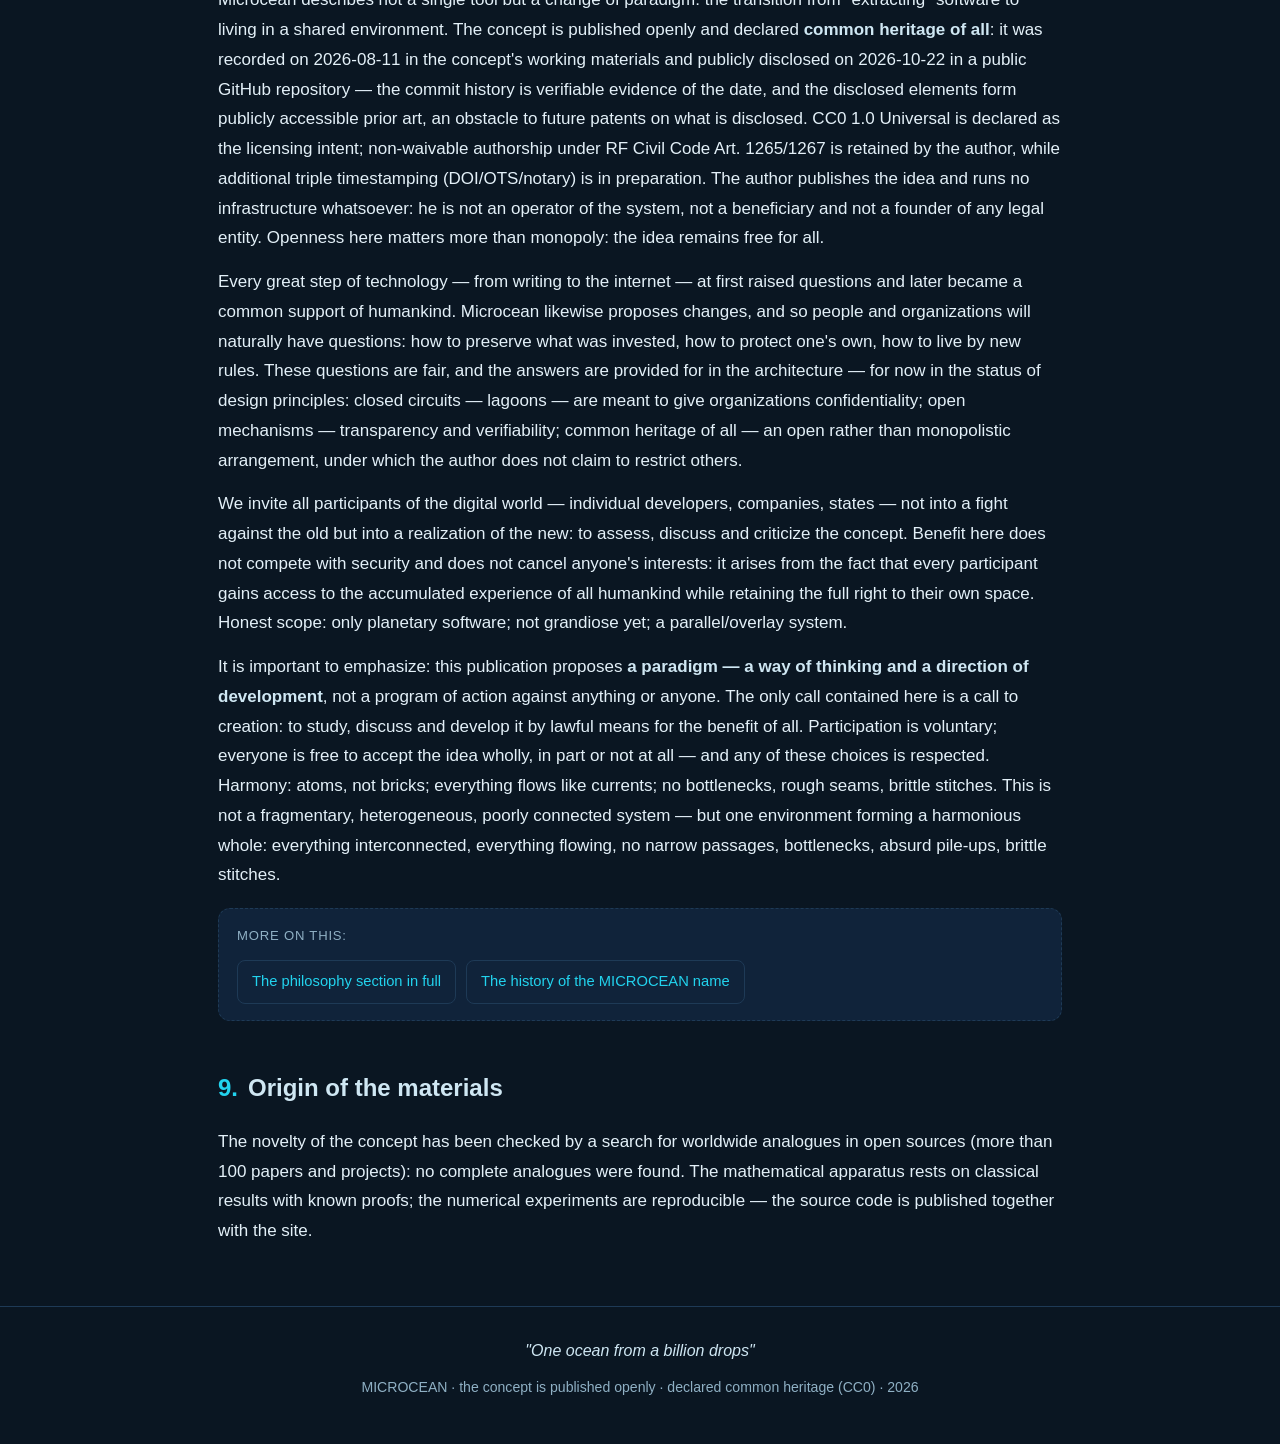
<file: en/index.html>
<!DOCTYPE html>
<html lang="en">
<head>
<meta charset="UTF-8">
<meta name="viewport" content="width=device-width, initial-scale=1.0">
<title>MICROCEAN — One Ocean from a Billion Drops</title>
<meta name="description" content="Microcean — a concept of a planetary self-assembling software ecosystem. Navigation hub: materials for readers of any depth level.">
<meta name="theme-color" content="#0a1622">
<link rel="icon" href="../favicon.svg" type="image/svg+xml">
<link rel="stylesheet" href="../assets/style.css">
<meta property="og:type" content="website">
<meta property="og:title" content="MICROCEAN — One Ocean from a Billion Drops">
<meta property="og:description" content="Microcean — a concept of a planetary self-assembling software ecosystem. Navigation hub: materials for readers of any depth level.">
<meta property="og:site_name" content="MICROCEAN">
<meta property="og:locale" content="en_US">
<meta property="og:image" content="https://dsconoiz.github.io/microcean/favicon.svg">
<meta property="og:url" content="https://dsconoiz.github.io/microcean/en/index.html">
<link rel="canonical" href="https://dsconoiz.github.io/microcean/en/index.html">
<meta name="twitter:card" content="summary">
</head>
<body>

<header class="site">
  <div class="container">
    <h1 class="logo-h"><a class="logo" href="index.html">MICROCEAN</a></h1>
    <div class="logo-sub">One ocean from a billion drops</div>
    <nav class="main-nav" aria-label="Page sections">
      <a href="#about">About the concept</a>
      <a href="#problem">Problem</a>
      <a href="#how">How it is arranged</a>
      <a href="#evidence">Evidence</a>
      <a href="#security">Security</a>
      <a href="#lagoons">Lagoons</a>
      <a href="#scenarios">Use cases</a>
      <a href="#philosophy">Philosophy</a>
      <a href="limits.html">Honest Limits</a>
      <a href="glossary.html">Glossary</a>
      <a href="../index.html">RU</a>
    </nav>
  </div>
</header>

<main class="container">

<section id="intro">
  <p style="font-size:1.15rem; color:var(--text-strong);"><strong>Microcean</strong> is a concept of a planetary software ecosystem in which a program is neither written by hand nor assembled from large ready-made modules but — by the design of the concept — is assembled by a network automatically, from microscopic code fragments selected for a specific task.</p>
  <p class="dim">This page is the starting point. It gives a brief and uniform description of the whole concept. Each section ends with links to the detailed materials of three levels of depth: for the general audience, for technical specialists, and for scientists. Choose your level — and move on.</p>
</section>

<section id="levels">
  <h2 class="section-title"><span class="num">§</span>Three levels of exposition</h2>
  <div class="cards-grid">
    <div class="card">
      <div class="tagline-sm">Level 1</div>
      <h3><a href="for-everyone.html">For Everyone</a></h3>
      <p>An explanation in plain language: what it is, why it is needed and how it will change everyday work with software. No special background required. <a href="for-everyone.html">Read →</a></p>
    </div>
    <div class="card">
      <div class="tagline-sm">Level 2</div>
      <h3><a href="specialists.html">For Specialists</a></h3>
      <p>The architecture of the system: assembly layers, the working process, the technologies employed and how they differ from today's development stack. <a href="specialists.html">Read →</a></p>
    </div>
    <div class="card">
      <div class="tagline-sm">Level 3</div>
      <h3><a href="scientists.html">For Scientists</a></h3>
      <p>The formal model, the mathematical apparatus (theorems, proof statuses), numerical experiments with reproducible results, and an honest analysis of the limits of applicability. <a href="scientists.html">Read →</a></p>
    </div>
  </div>
</section>

<section id="about">
  <h2 class="section-title"><span class="num">1.</span>The essence of the concept</h2>
  <p>Picture a single environment in which all the software of the planet lives: all the code, its whole history, all development practices. Today these things are scattered across separate tools — repositories, version-control systems, library marketplaces. In Microcean they are united into one interconnected system, figuratively called the <strong>Ocean of Code</strong>. In the Ocean, code exchange, the work itself, history keeping, and experience passing — not scattered corners but neighboring areas of one sea.</p>
  <p>The user states a task in ordinary words — the way one explains to a handyman what needs fixing. Examples from the simplest to the professional ones:</p>
  <ul class="list">
    <li><em>"I want a game where a rocket flies around and collects stars"</em> — a schoolchild's wording;</li>
    <li><em>"I need a program that reminds Mom to take her medicine and tells me if she forgot"</em> — caring for loved ones;</li>
    <li><em>"Assemble a website for my flower workshop: a storefront, orders, card payments"</em> — small business;</li>
    <li><em>"Assemble a warehouse-management system with receiving, inventory and reports"</em> — specialist level.</li>
  </ul>
  <p>The system itself finds suitable code fragments on the network, checks their compatibility, joins them, tests them and delivers a finished program. From millions of fragments one ocean is made; from a billion drops — one water.</p>
  <blockquote>In the future a program is not written by hand and not assembled from huge modules — it is assembled by a network from microscopic fragments under a single high-level task. A rough analogy: the way a torrent file is assembled from pieces downloaded from thousands of computers at once.</blockquote>
  <div class="level-links">
    <span class="lbl">More on this:</span>
    <a class="lv1" href="for-everyone.html#essence">Plain explanation</a>
    <a href="specialists.html#architecture">Technical description</a>
    <a class="lv3" href="scientists.html#model">Mathematical model</a>
    <a href="philosophy.html#ocean">Philosophical meaning</a>
  </div>
</section>

<section id="problem">
  <h2 class="section-title"><span class="num">2.</span>What problem it solves</h2>
  <p>Modern development is built on large ready-made packages: to use a few functions, a project pulls in a whole library — often together with hundreds of kilobytes of unused code, dependencies and potential vulnerabilities. Such a monoculture makes the industry fragile: an error or malicious code in one popular library affects millions of systems.</p>
  <table class="data">
    <thead><tr><th>Incident</th><th>Year</th><th>Consequence</th></tr></thead>
    <tbody>
      <tr><td>left-pad — removal of an 11-line package</td><td>2016</td><td>a significant part of the npm ecosystem stopped</td></tr>
      <tr><td>SolarWinds — compromise of the update channel</td><td>2020</td><td>about 18 thousand organizations downloaded the compromised update; hundreds were actually breached</td></tr>
      <tr><td>Log4Shell (CVE-2021-44228)</td><td>2021</td><td>a vulnerability in a single library — hundreds of millions of systems</td></tr>
      <tr><td>xz utils — an implanted backdoor (CVE-2024-3094)</td><td>2024</td><td>a years-long targeted attack on open-source infrastructure</td></tr>
    </tbody>
  </table>
  <p>Besides, today's tools were designed for a human working by hand, not for a machine. The artificial intelligence that increasingly takes part in development needs an environment of a different order — one where searching, checking and joining code happen by themselves. Agents as the new assembly layer: they assemble the program from distributed fragments and modules; current human tools give neither a unified database, nor a convenient torrent-like interface, nor homogeneous practices — which is why this environment is morally obsolete for machine labor. Library vs Internet — the same expressive difference: before you went to the library, carried books; now you type a query — and everything is there. Microcean does the same for code.</p>
  <p>And the third trouble — <strong>irresponsibility toward resources</strong>. Installing one program from source can quietly download many gigabytes of dependencies: without warning and without consent — and a report of what exactly was downloaded, as a rule, never reaches the ordinary user. Optimization happens only under the pressure of a crisis — when a program stops working even on the most powerful hardware, it is squeezed somehow, and that is counted an achievement. Correctness tests exist almost everywhere; performance and load tests are, with rare exceptions (Firefox, Chromium, where such checks run on practically every code change), a rarity. In the architecture of Microcean frugality is built in as the norm, not as a feat: by design, every assembly declares its resource footprint in advance and asks for consent, and efficiency is checked as strictly as correctness.</p>
  <div class="level-links">
    <span class="lbl">More on this:</span>
    <a class="lv1" href="for-everyone.html#problem">Plain explanation</a>
    <a href="specialists.html#comparison">Comparison with the modern stack</a>
    <a href="philosophy.html#zero-excess">The economics of "zero excess"</a>
  </div>
</section>

<section id="how">
  <h2 class="section-title"><span class="num">3.</span>How the system is arranged</h2>
  <p>The concept rests on seven architectural principles. Each of them, taken alone, rests on known science; the novelty lies in joining them into a single environment.</p>
  <table class="data">
    <thead><tr><th>Principle</th><th>Content</th></tr></thead>
    <tbody>
      <tr><td><strong>Micro-fragments</strong></td><td>The basic unit of code is a small fragment (a function, an algorithm), not a large package. Large ready-made solutions are thereby preserved as "mature forms" — they can be used whole and copied; but the foundation of all life in the Ocean remains the plankton of micro-fragments. Granularity: plankton (micro-fragments) → schools of fish (functions/modules) → islands (packages/apps) → ecosystems (stacks) — NO rigid gradation. You take exactly what you need: drops of water, a school of fish, or a whole island — no excess granularity.</td></tr>
      <tr><td><strong>Swarm of executors</strong></td><td>The task is carried out not by one universal intelligence but by many narrow specialized modules: neural and algorithmic. Coordination is handled by the top control level.</td></tr>
      <tr><td><strong>Evolutionary selection</strong></td><td>Assembly variants compete with each other; the best combinations are preserved and developed — by the same principles that operate in evolutionary biology and genetic algorithms.</td></tr>
      <tr><td><strong>Peer-to-peer network</strong></td><td>Storing and exchanging fragments are distributed among the participants of the network — without a central server. Search is built on the proven DHT protocols, state synchronization on CRDT.</td></tr>
      <tr><td><strong>Trust without blockchain</strong></td><td>The reputation of participants is confirmed by executable tests and lightweight consensus algorithms (PBFT, Raft) — without energy-hungry computation.</td></tr>
      <tr><td><strong>Two modes of operation</strong></td><td>The open ocean — a global network of maximum power; a lagoon — a closed circuit of a company or a state. One protocol, different access policies.</td></tr>
      <tr><td><strong>Resource responsibility</strong></td><td>A principle in sketch status: an assembly, by design, declares its resource footprint in advance (download volume, storage, loads) and asks for consent. The fragment's metadata include a measured performance profile; efficiency tests are equal in standing to correctness tests, and selection is meant to cut off wasteful combinations. Frugality is the norm, not a feat.</td></tr>
    </tbody>
  </table>
  <div class="level-links">
    <span class="lbl">More on this:</span>
    <a class="lv1" href="for-everyone.html#how">How it works — simply</a>
    <a href="specialists.html#architecture">Architecture: five layers</a>
    <a class="lv3" href="scientists.html#model">Formal problem statement</a>
  </div>
</section>

<section id="evidence">
  <h2 class="section-title"><span class="num">4.</span>The evidence base</h2>
  <p>Every key claim of the concept is backed by computations that anyone can repeat on their own — the source codes of the experiments are open. Key results:</p>
  <ul class="list">
    <li><strong>Enumeration is impossible, but the task is solvable.</strong> The number of assembly combinations in the model of the publication exceeds 10<sup>101</sup> — more than the atoms in the Universe. An evolutionary algorithm finds a correct assembly in roughly 20 thousand trials, without resorting to enumeration (30 successful outcomes out of 30 runs).</li>
    <li><strong>The network scales.</strong> Finding the needed fragment in a network of a billion nodes takes on average 5–6 steps; propagating an update to one hundred thousand nodes — about 11 exchange cycles. Network size still affects speed, but slowly: the growth in the number of steps is close to logarithmic.</li>
    <li><strong>"Zero excess" works.</strong> A size penalty shrinks the final assembly by a factor of 2.5 without loss of correctness.</li>
    <li><strong>The limits are named honestly.</strong> Absolute minimality of a program is mathematically uncomputable; a universal optimizer does not exist (the No Free Lunch theorem); parallelism is limited by Amdahl's law. The system is positioned as a strong solution for the class of tasks with structure, not as a universal remedy.</li>
  </ul>
  <div class="level-links">
    <span class="lbl">More on this:</span>
    <a class="lv1" href="for-everyone.html#evidence">How we know it — simply</a>
    <a href="specialists.html#stack">Technologies and their readiness status</a>
    <a class="lv3" href="scientists.html">The full mathematical exposition</a>
  </div>
</section>

<section id="security">
  <h2 class="section-title"><span class="num">5.</span>Security</h2>
  <p>The distributed architecture is conceived so as to remove the main causes of today's information-security incidents:</p>
  <ol class="list">
    <li><strong>No monoculture.</strong> The compromise of one fragment does not destroy the system: word of the threat spreads through the network, and participants adapt.</li>
    <li><strong>No single point of failure.</strong> Like a torrent network, the Ocean keeps working even if part of the nodes goes down.</li>
    <li><strong>Verification instead of trust.</strong> Every fragment is accompanied by executable tests; reputation is earned by a verifiable history.</li>
  </ol>
  <div class="level-links">
    <span class="lbl">More on this:</span>
    <a class="lv1" href="for-everyone.html#security">Why this is safer — simply</a>
    <a class="lv3" href="scientists.html#trust">Consensus algorithms and Sybil protection</a>
  </div>
</section>

<section id="lagoons">
  <h2 class="section-title"><span class="num">6.</span>Lagoons: closed circuits</h2>
  <p>The global reach of the environment does not cancel the right to closedness. An organization can deploy a <strong>lagoon</strong> — a closed circuit with its own fragments and its own history, where nothing leaks outward. A lagoon is self-sufficient, but without an inflow from outside it is poorer — like a home library compared to a city one. Selective exchange is possible under the owner's rules.</p>
  <p>A separate scenario is <strong>copying someone else's open ecosystem wholesale</strong>: if a public project fits, it can be moved into one's own circuit and refined — just like transplanting a stream into one's own pond. Library vs Internet — the same expressive difference.</p>
  <div class="level-links">
    <span class="lbl">More on this:</span>
    <a class="lv1" href="for-everyone.html#lagoons">Lagoons — in plain words</a>
    <a href="philosophy.html#lagoons">Architectural consequences</a>
  </div>
</section>

<section id="scenarios">
  <h2 class="section-title"><span class="num">7.</span>Use-case scenarios</h2>
  <table class="data">
    <thead><tr><th>Who</th><th>Today</th><th>In Microcean</th></tr></thead>
    <tbody>
      <tr><td>A solo developer</td><td>Searches for libraries, assembles everything by hand, debugs</td><td>States the task — the environment assembles the application itself</td></tr>
      <tr><td>A startup</td><td>Weeks to the first prototype</td><td>Minutes (design estimate): the prototype is assembled from existing proven solutions</td></tr>
      <tr><td>A company</td><td>Monolithic systems, leaks, vendor lock-in</td><td>Works in the open circuit with the benefit of exchange — or deploys its own lagoon</td></tr>
      <tr><td>A state, the defense sector</td><td>Dependence on foreign software</td><td>A fully isolated lagoon: its own standards and its own change history</td></tr>
      <tr><td>A newcomer to the profession</td><td>Memorizing syntax without seeing the connections</td><td>Learns inside the environment: sees the connections between solutions, descends to the needed depth</td></tr>
    </tbody>
  </table>
  <div class="level-links">
    <span class="lbl">More on this:</span>
    <a class="lv1" href="for-everyone.html#scenarios">What it changes in life</a>
  </div>
</section>

<section id="philosophy">
  <h2 class="section-title"><span class="num">8.</span>Philosophy and legal standing</h2>
  <p>Microcean describes not a single tool but a change of paradigm: the transition from "extracting" software to living in a shared environment. The concept is published openly and declared <strong>common heritage of all</strong>: it was recorded on 2026-08-11 in the concept's working materials and publicly disclosed on 2026-10-22 in a public GitHub repository — the commit history is verifiable evidence of the date, and the disclosed elements form publicly accessible prior art, an obstacle to future patents on what is disclosed. CC0 1.0 Universal is declared as the licensing intent; non-waivable authorship under RF Civil Code Art. 1265/1267 is retained by the author, while additional triple timestamping (DOI/OTS/notary) is in preparation. The author publishes the idea and runs no infrastructure whatsoever: he is not an operator of the system, not a beneficiary and not a founder of any legal entity. Openness here matters more than monopoly: the idea remains free for all.</p>
  <p>Every great step of technology — from writing to the internet — at first raised questions and later became a common support of humankind. Microcean likewise proposes changes, and so people and organizations will naturally have questions: how to preserve what was invested, how to protect one's own, how to live by new rules. These questions are fair, and the answers are provided for in the architecture — for now in the status of design principles: closed circuits — lagoons — are meant to give organizations confidentiality; open mechanisms — transparency and verifiability; common heritage of all — an open rather than monopolistic arrangement, under which the author does not claim to restrict others.</p>
<p>We invite all participants of the digital world — individual developers, companies, states — not into a fight against the old but into a realization of the new: to assess, discuss and criticize the concept. Benefit here does not compete with security and does not cancel anyone's interests: it arises from the fact that every participant gains access to the accumulated experience of all humankind while retaining the full right to their own space. Honest scope: only planetary software; not grandiose yet; a parallel/overlay system.</p>
   <p>It is important to emphasize: this publication proposes <strong>a paradigm — a way of thinking and a direction of development</strong>, not a program of action against anything or anyone. The only call contained here is a call to creation: to study, discuss and develop it by lawful means for the benefit of all. Participation is voluntary; everyone is free to accept the idea wholly, in part or not at all — and any of these choices is respected. Harmony: atoms, not bricks; everything flows like currents; no bottlenecks, rough seams, brittle stitches. This is not a fragmentary, heterogeneous, poorly connected system — but one environment forming a harmonious whole: everything interconnected, everything flowing, no narrow passages, bottlenecks, absurd pile-ups, brittle stitches.</p>
  <div class="level-links">
    <span class="lbl">More on this:</span>
    <a href="philosophy.html">The philosophy section in full</a>
    <a href="philosophy.html#name">The history of the MICROCEAN name</a>
  </div>
</section>

<section id="sources">
  <h2 class="section-title"><span class="num">9.</span>Origin of the materials</h2>
  <p>The novelty of the concept has been checked by a search for worldwide analogues in open sources (more than 100 papers and projects): no complete analogues were found. The mathematical apparatus rests on classical results with known proofs; the numerical experiments are reproducible — the source code is published together with the site.</p>
</section>

</main>

<footer class="site">
  <div class="container">
    <div class="slogan">"One ocean from a billion drops"</div>
    <div>MICROCEAN · the concept is published openly · declared common heritage (CC0) · 2026</div>
  </div>
</footer>

<script>
  const io = new IntersectionObserver(entries => {
    entries.forEach(e => { if (e.isIntersecting) { e.target.classList.add('visible'); io.unobserve(e.target); } });
  }, { threshold: 0.06 });
  document.querySelectorAll('section').forEach(s => { s.style.opacity='0'; s.style.transform='translateY(14px)'; s.style.transition='opacity .6s ease, transform .6s ease'; io.observe(s); });
</script>
<style> section.visible { opacity: 1 !important; transform: none !important; } </style>
</body>
</html>
</file>
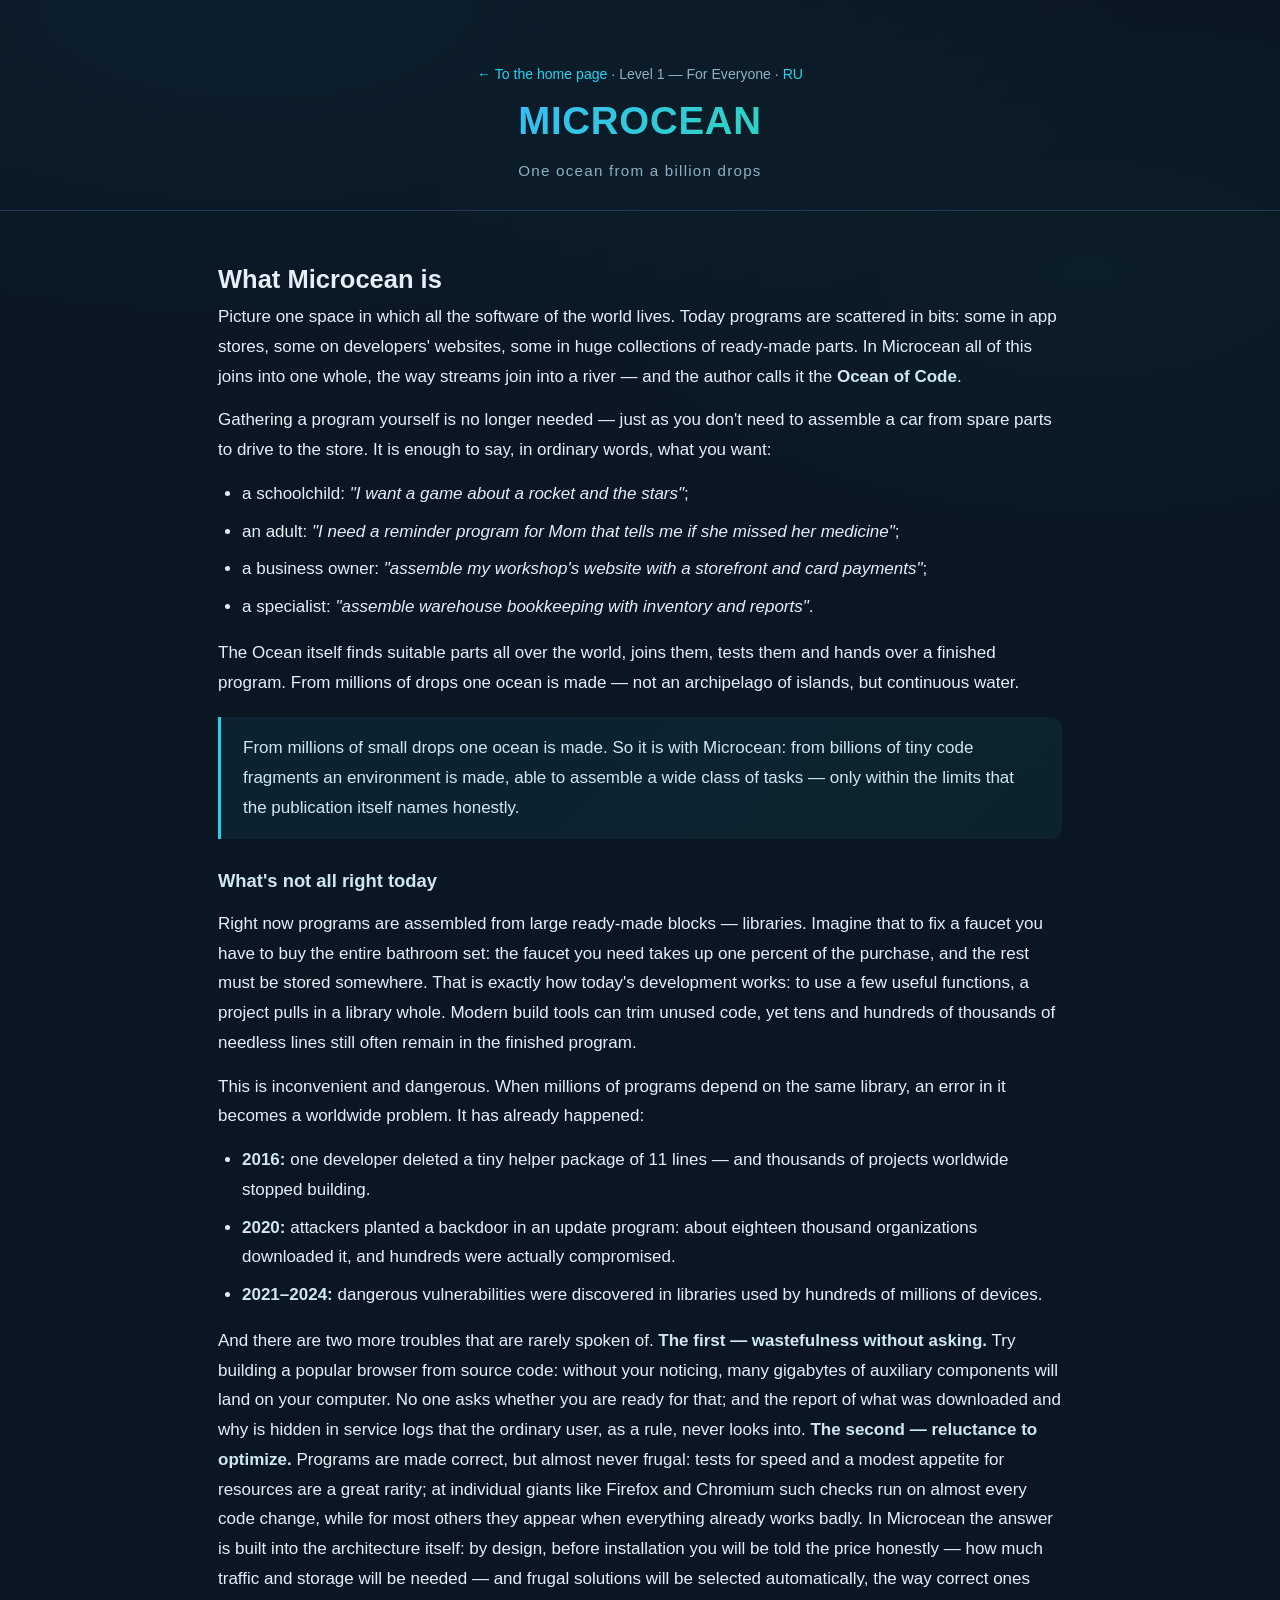
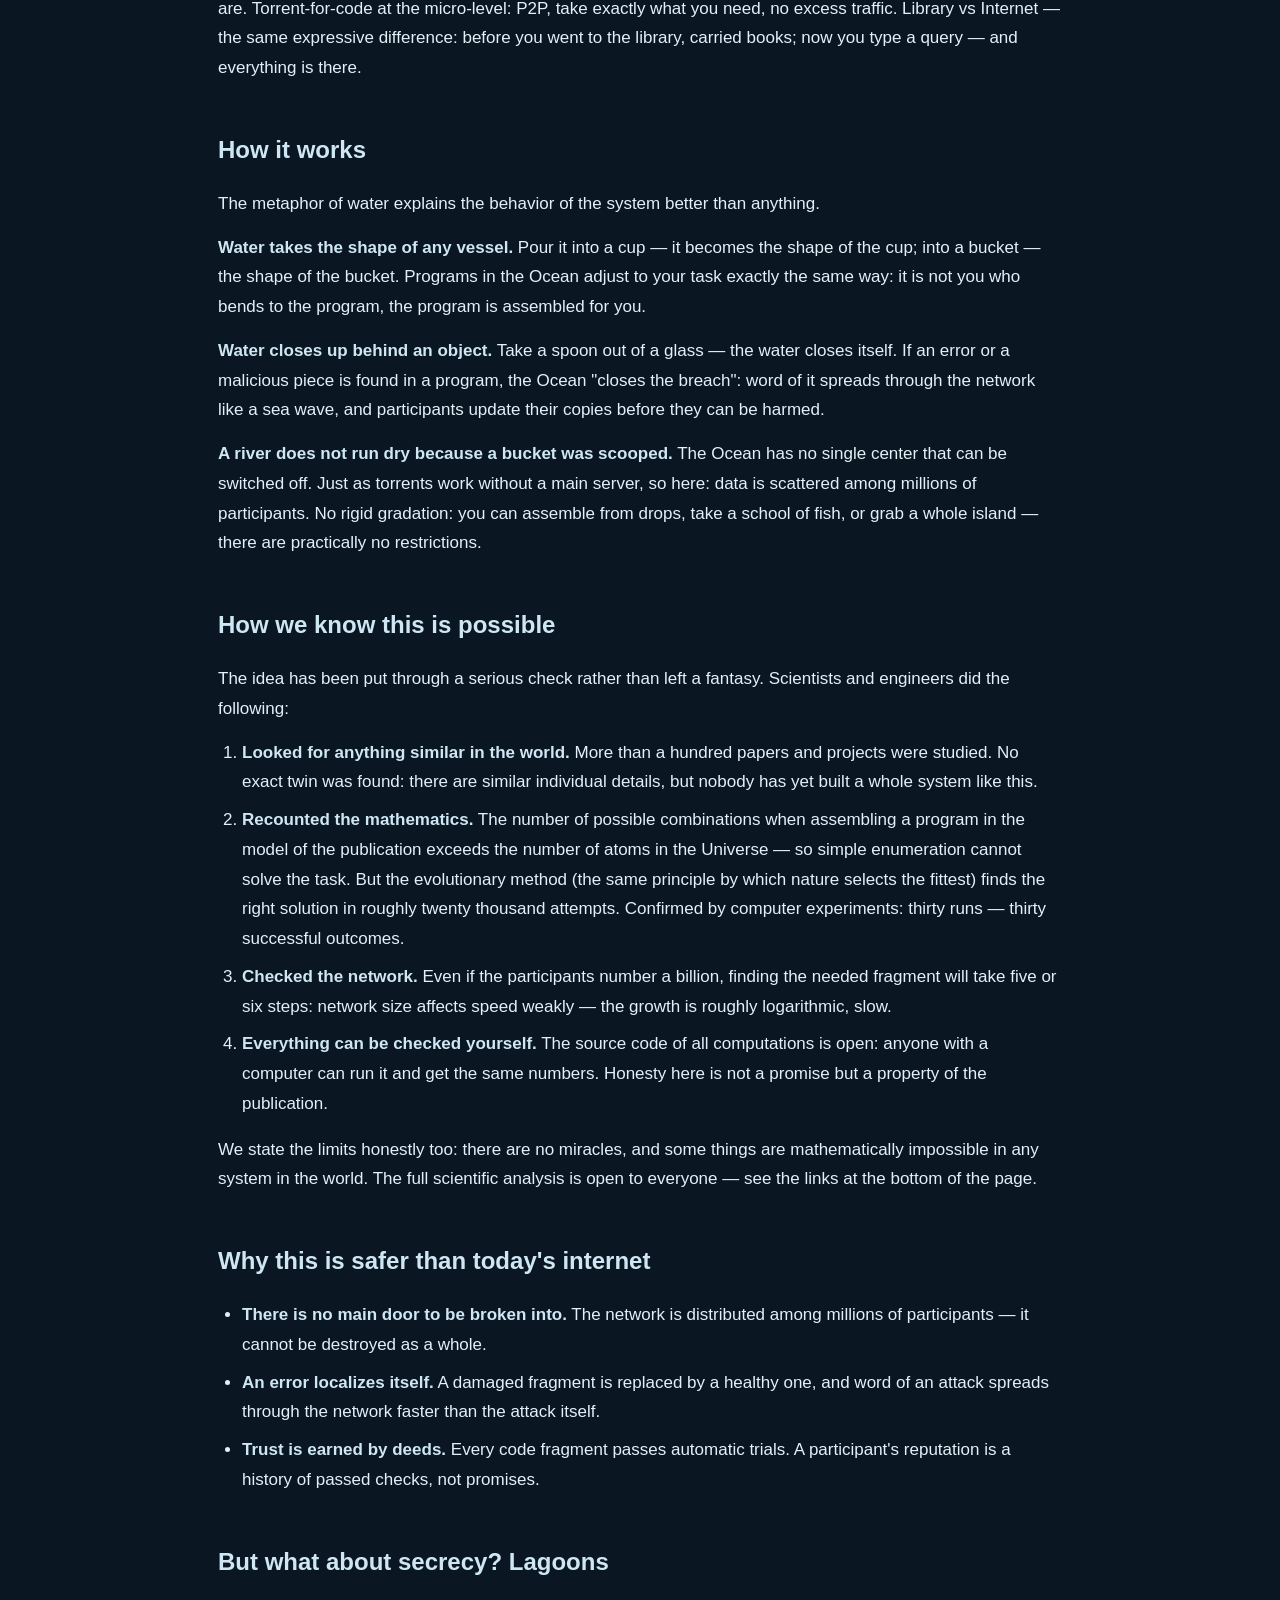
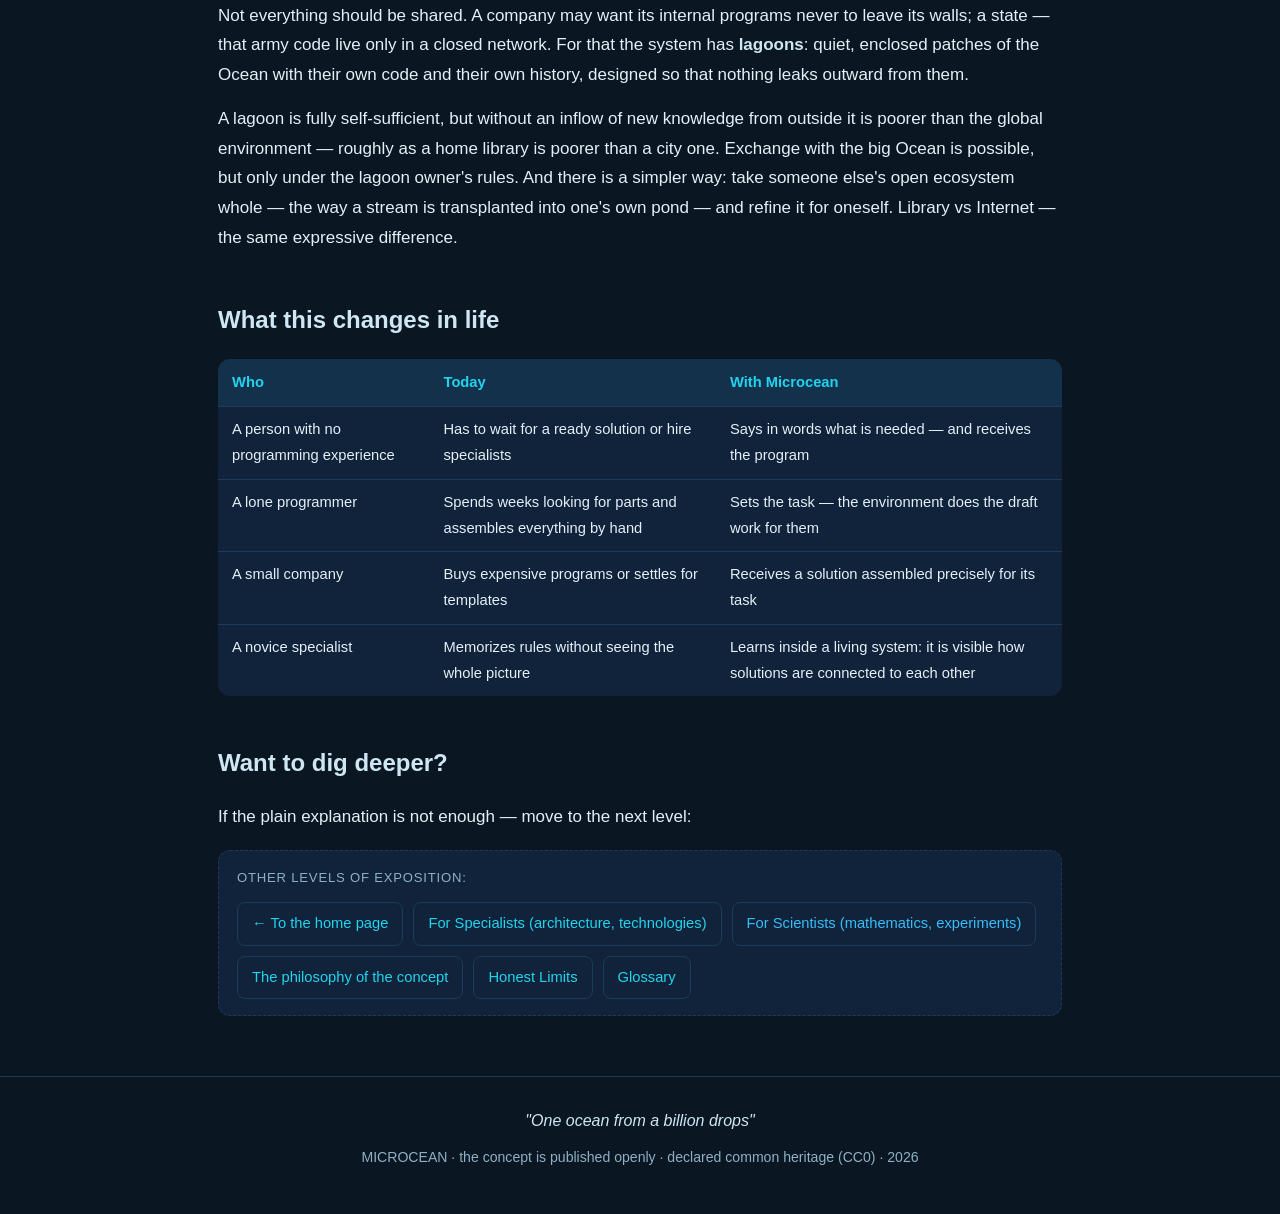
<file: en/for-everyone.html>
<!DOCTYPE html>
<html lang="en">
<head>
<meta charset="UTF-8">
<meta name="viewport" content="width=device-width, initial-scale=1.0">
<title>MICROCEAN — For Everyone</title>
<meta name="description" content="Microcean in plain words: what it is, how it works and why it matters to everyone.">
<meta name="theme-color" content="#0a1622">
<link rel="icon" href="../favicon.svg" type="image/svg+xml">
<link rel="stylesheet" href="../assets/style.css">
<meta property="og:type" content="website">
<meta property="og:title" content="MICROCEAN — For Everyone">
<meta property="og:description" content="Microcean in plain words: what it is, how it works and why it matters to everyone.">
<meta property="og:site_name" content="MICROCEAN">
<meta property="og:locale" content="en_US">
<meta property="og:image" content="https://dsconoiz.github.io/microcean/favicon.svg">
<meta property="og:url" content="https://dsconoiz.github.io/microcean/en/for-everyone.html">
<link rel="canonical" href="https://dsconoiz.github.io/microcean/en/for-everyone.html">
<meta name="twitter:card" content="summary">
</head>
<body>

<header class="site">
  <div class="container">
    <nav class="breadcrumb" aria-label="Breadcrumb"><a href="index.html">← To the home page</a> · Level 1 — For Everyone · <a href="../ru/vsem.html">RU</a></nav>
    <a class="logo" href="index.html">MICROCEAN</a>
    <div class="logo-sub">One ocean from a billion drops</div>
  </div>
</header>

<main class="container">

<section id="essence">
  <h1 class="section-title">What Microcean is</h1>
  <p>Picture one space in which all the software of the world lives. Today programs are scattered in bits: some in app stores, some on developers' websites, some in huge collections of ready-made parts. In Microcean all of this joins into one whole, the way streams join into a river — and the author calls it the <strong>Ocean of Code</strong>.</p>
  <p>Gathering a program yourself is no longer needed — just as you don't need to assemble a car from spare parts to drive to the store. It is enough to say, in ordinary words, what you want:</p>
  <ul class="list">
    <li>a schoolchild: <em>"I want a game about a rocket and the stars"</em>;</li>
    <li>an adult: <em>"I need a reminder program for Mom that tells me if she missed her medicine"</em>;</li>
    <li>a business owner: <em>"assemble my workshop's website with a storefront and card payments"</em>;</li>
    <li>a specialist: <em>"assemble warehouse bookkeeping with inventory and reports"</em>.</li>
  </ul>
  <p>The Ocean itself finds suitable parts all over the world, joins them, tests them and hands over a finished program. From millions of drops one ocean is made — not an archipelago of islands, but continuous water.</p>
  <blockquote>From millions of small drops one ocean is made. So it is with Microcean: from billions of tiny code fragments an environment is made, able to assemble a wide class of tasks — only within the limits that the publication itself names honestly.</blockquote>

  <h3 id="problem">What's not all right today</h3>
  <p>Right now programs are assembled from large ready-made blocks — libraries. Imagine that to fix a faucet you have to buy the entire bathroom set: the faucet you need takes up one percent of the purchase, and the rest must be stored somewhere. That is exactly how today's development works: to use a few useful functions, a project pulls in a library whole. Modern build tools can trim unused code, yet tens and hundreds of thousands of needless lines still often remain in the finished program.</p>
  <p>This is inconvenient and dangerous. When millions of programs depend on the same library, an error in it becomes a worldwide problem. It has already happened:</p>
  <ul class="list">
    <li><strong>2016:</strong> one developer deleted a tiny helper package of 11 lines — and thousands of projects worldwide stopped building.</li>
    <li><strong>2020:</strong> attackers planted a backdoor in an update program: about eighteen thousand organizations downloaded it, and hundreds were actually compromised.</li>
    <li><strong>2021–2024:</strong> dangerous vulnerabilities were discovered in libraries used by hundreds of millions of devices.</li>
  </ul>
  <p>And there are two more troubles that are rarely spoken of. <strong>The first — wastefulness without asking.</strong> Try building a popular browser from source code: without your noticing, many gigabytes of auxiliary components will land on your computer. No one asks whether you are ready for that; and the report of what was downloaded and why is hidden in service logs that the ordinary user, as a rule, never looks into. <strong>The second — reluctance to optimize.</strong> Programs are made correct, but almost never frugal: tests for speed and a modest appetite for resources are a great rarity; at individual giants like Firefox and Chromium such checks run on almost every code change, while for most others they appear when everything already works badly. In Microcean the answer is built into the architecture itself: by design, before installation you will be told the price honestly — how much traffic and storage will be needed — and frugal solutions will be selected automatically, the way correct ones are. Torrent-for-code at the micro-level: P2P, take exactly what you need, no excess traffic. Library vs Internet — the same expressive difference: before you went to the library, carried books; now you type a query — and everything is there.</p>
</section>

<section id="how">
  <h2 class="section-title">How it works</h2>
  <p>The metaphor of water explains the behavior of the system better than anything.</p>
  <p><strong>Water takes the shape of any vessel.</strong> Pour it into a cup — it becomes the shape of the cup; into a bucket — the shape of the bucket. Programs in the Ocean adjust to your task exactly the same way: it is not you who bends to the program, the program is assembled for you.</p>
  <p><strong>Water closes up behind an object.</strong> Take a spoon out of a glass — the water closes itself. If an error or a malicious piece is found in a program, the Ocean "closes the breach": word of it spreads through the network like a sea wave, and participants update their copies before they can be harmed.</p>
  <p><strong>A river does not run dry because a bucket was scooped.</strong> The Ocean has no single center that can be switched off. Just as torrents work without a main server, so here: data is scattered among millions of participants. No rigid gradation: you can assemble from drops, take a school of fish, or grab a whole island — there are practically no restrictions.</p>
</section>

<section id="evidence">
  <h2 class="section-title">How we know this is possible</h2>
  <p>The idea has been put through a serious check rather than left a fantasy. Scientists and engineers did the following:</p>
  <ol class="list">
    <li><strong>Looked for anything similar in the world.</strong> More than a hundred papers and projects were studied. No exact twin was found: there are similar individual details, but nobody has yet built a whole system like this.</li>
    <li><strong>Recounted the mathematics.</strong> The number of possible combinations when assembling a program in the model of the publication exceeds the number of atoms in the Universe — so simple enumeration cannot solve the task. But the evolutionary method (the same principle by which nature selects the fittest) finds the right solution in roughly twenty thousand attempts. Confirmed by computer experiments: thirty runs — thirty successful outcomes.</li>
    <li><strong>Checked the network.</strong> Even if the participants number a billion, finding the needed fragment will take five or six steps: network size affects speed weakly — the growth is roughly logarithmic, slow.</li>
    <li><strong>Everything can be checked yourself.</strong> The source code of all computations is open: anyone with a computer can run it and get the same numbers. Honesty here is not a promise but a property of the publication.</li>
  </ol>
  <p>We state the limits honestly too: there are no miracles, and some things are mathematically impossible in any system in the world. The full scientific analysis is open to everyone — see the links at the bottom of the page.</p>
</section>

<section id="security">
  <h2 class="section-title">Why this is safer than today's internet</h2>
  <ul class="list">
    <li><strong>There is no main door to be broken into.</strong> The network is distributed among millions of participants — it cannot be destroyed as a whole.</li>
    <li><strong>An error localizes itself.</strong> A damaged fragment is replaced by a healthy one, and word of an attack spreads through the network faster than the attack itself.</li>
    <li><strong>Trust is earned by deeds.</strong> Every code fragment passes automatic trials. A participant's reputation is a history of passed checks, not promises.</li>
  </ul>
</section>

<section id="lagoons">
  <h2 class="section-title">But what about secrecy? Lagoons</h2>
  <p>Not everything should be shared. A company may want its internal programs never to leave its walls; a state — that army code live only in a closed network. For that the system has <strong>lagoons</strong>: quiet, enclosed patches of the Ocean with their own code and their own history, designed so that nothing leaks outward from them.</p>
  <p>A lagoon is fully self-sufficient, but without an inflow of new knowledge from outside it is poorer than the global environment — roughly as a home library is poorer than a city one. Exchange with the big Ocean is possible, but only under the lagoon owner's rules. And there is a simpler way: take someone else's open ecosystem whole — the way a stream is transplanted into one's own pond — and refine it for oneself. Library vs Internet — the same expressive difference.</p>
</section>

<section id="scenarios">
  <h2 class="section-title">What this changes in life</h2>
  <table class="data">
    <thead><tr><th>Who</th><th>Today</th><th>With Microcean</th></tr></thead>
    <tbody>
      <tr><td>A person with no programming experience</td><td>Has to wait for a ready solution or hire specialists</td><td>Says in words what is needed — and receives the program</td></tr>
      <tr><td>A lone programmer</td><td>Spends weeks looking for parts and assembles everything by hand</td><td>Sets the task — the environment does the draft work for them</td></tr>
      <tr><td>A small company</td><td>Buys expensive programs or settles for templates</td><td>Receives a solution assembled precisely for its task</td></tr>
      <tr><td>A novice specialist</td><td>Memorizes rules without seeing the whole picture</td><td>Learns inside a living system: it is visible how solutions are connected to each other</td></tr>
    </tbody>
  </table>
</section>

<section id="next">
  <h2 class="section-title">Want to dig deeper?</h2>
  <p>If the plain explanation is not enough — move to the next level:</p>
  <div class="level-links">
    <span class="lbl">Other levels of exposition:</span>
    <a href="index.html">← To the home page</a>
    <a href="specialists.html">For Specialists (architecture, technologies)</a>
    <a class="lv3" href="scientists.html">For Scientists (mathematics, experiments)</a>
    <a href="philosophy.html">The philosophy of the concept</a>
    <a href="limits.html">Honest Limits</a>
    <a href="glossary.html">Glossary</a>
  </div>
</section>

</main>

<footer class="site">
  <div class="container">
    <div class="slogan">"One ocean from a billion drops"</div>
    <div>MICROCEAN · the concept is published openly · declared common heritage (CC0) · 2026</div>
  </div>
</footer>

</body>
</html>
</file>
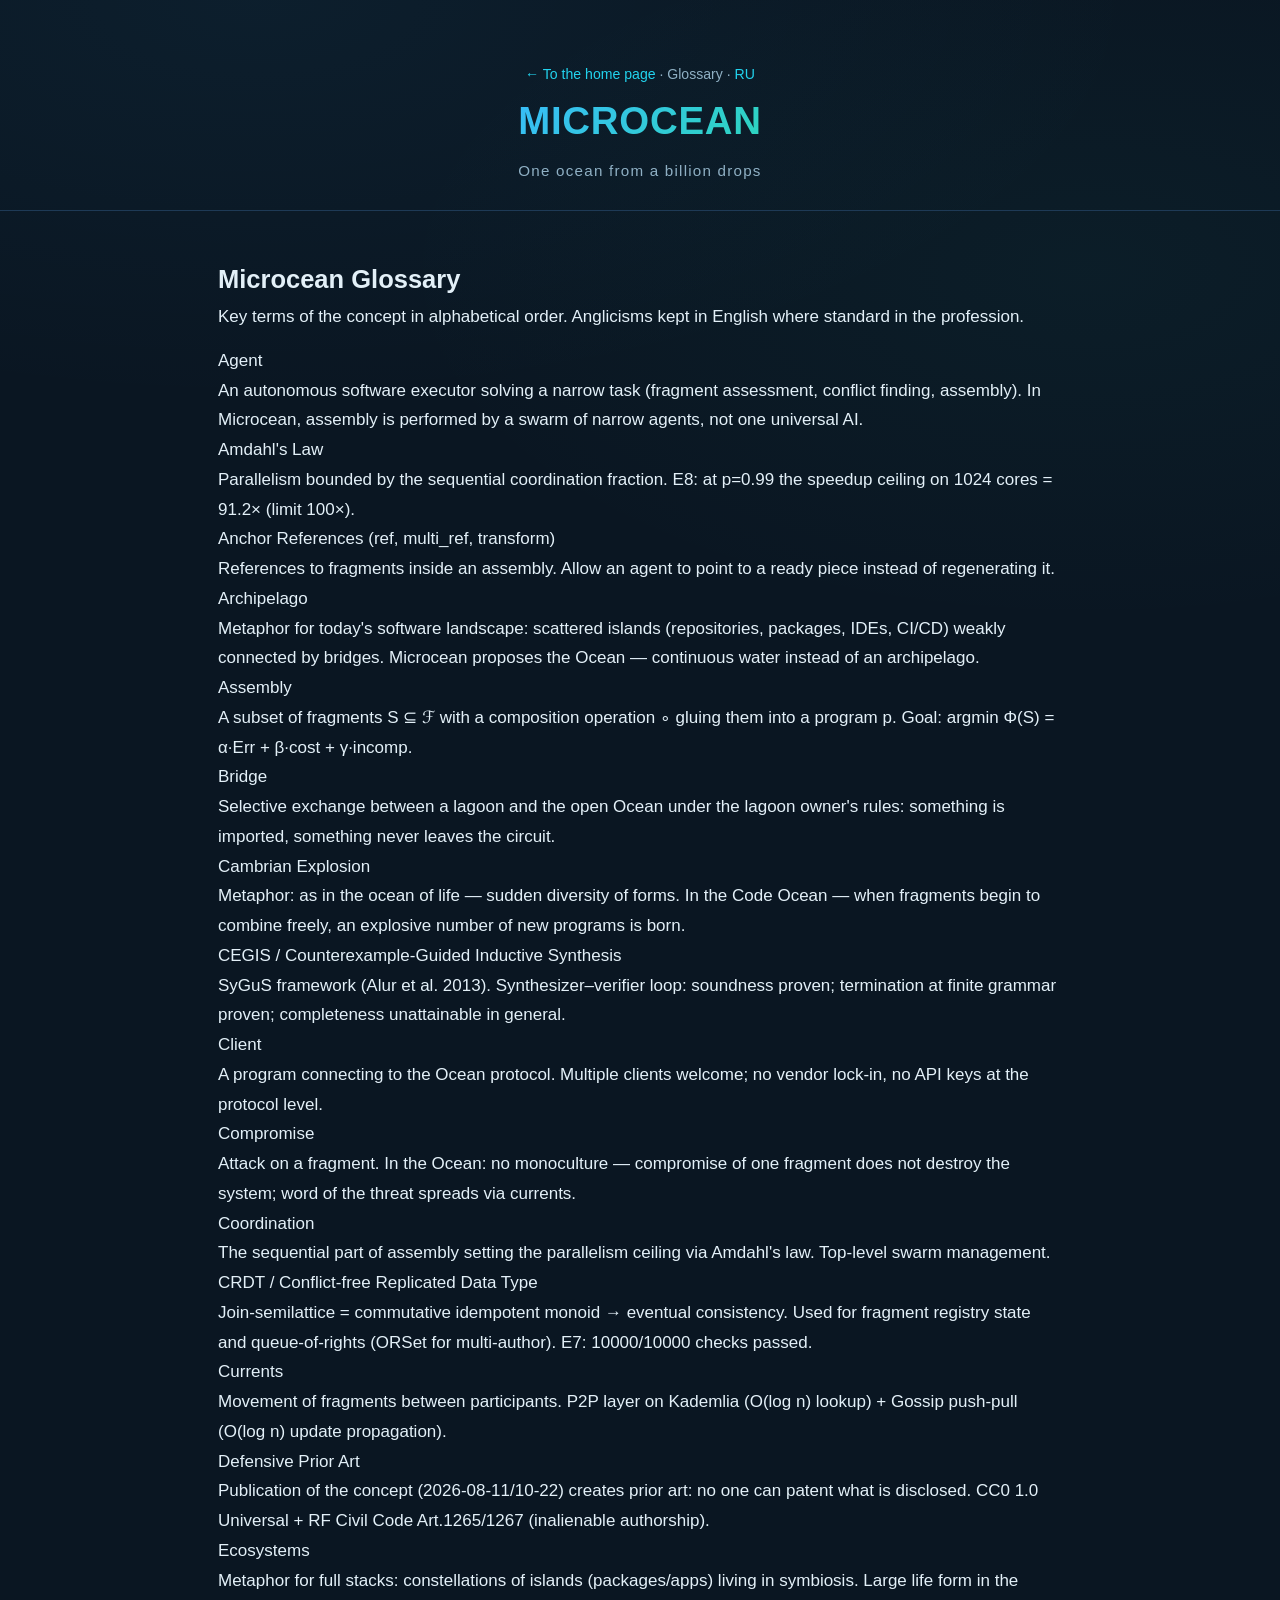
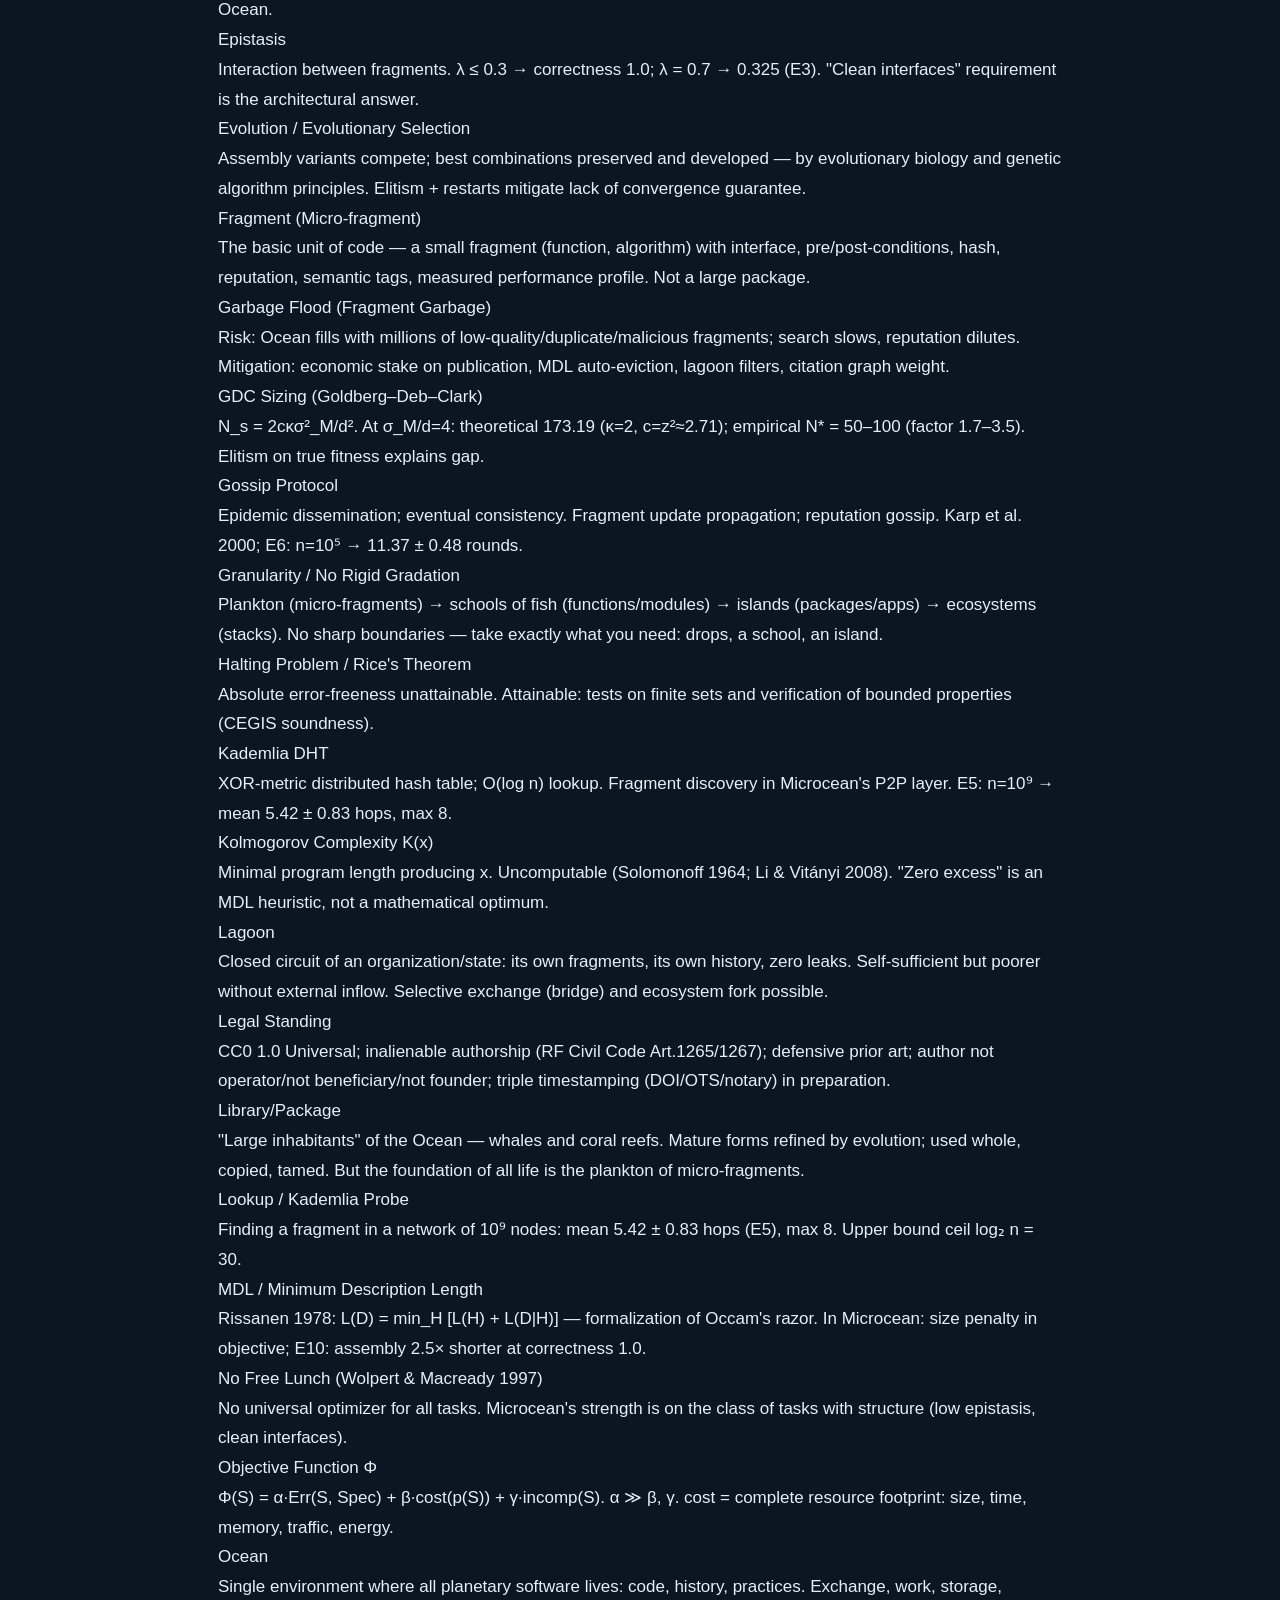
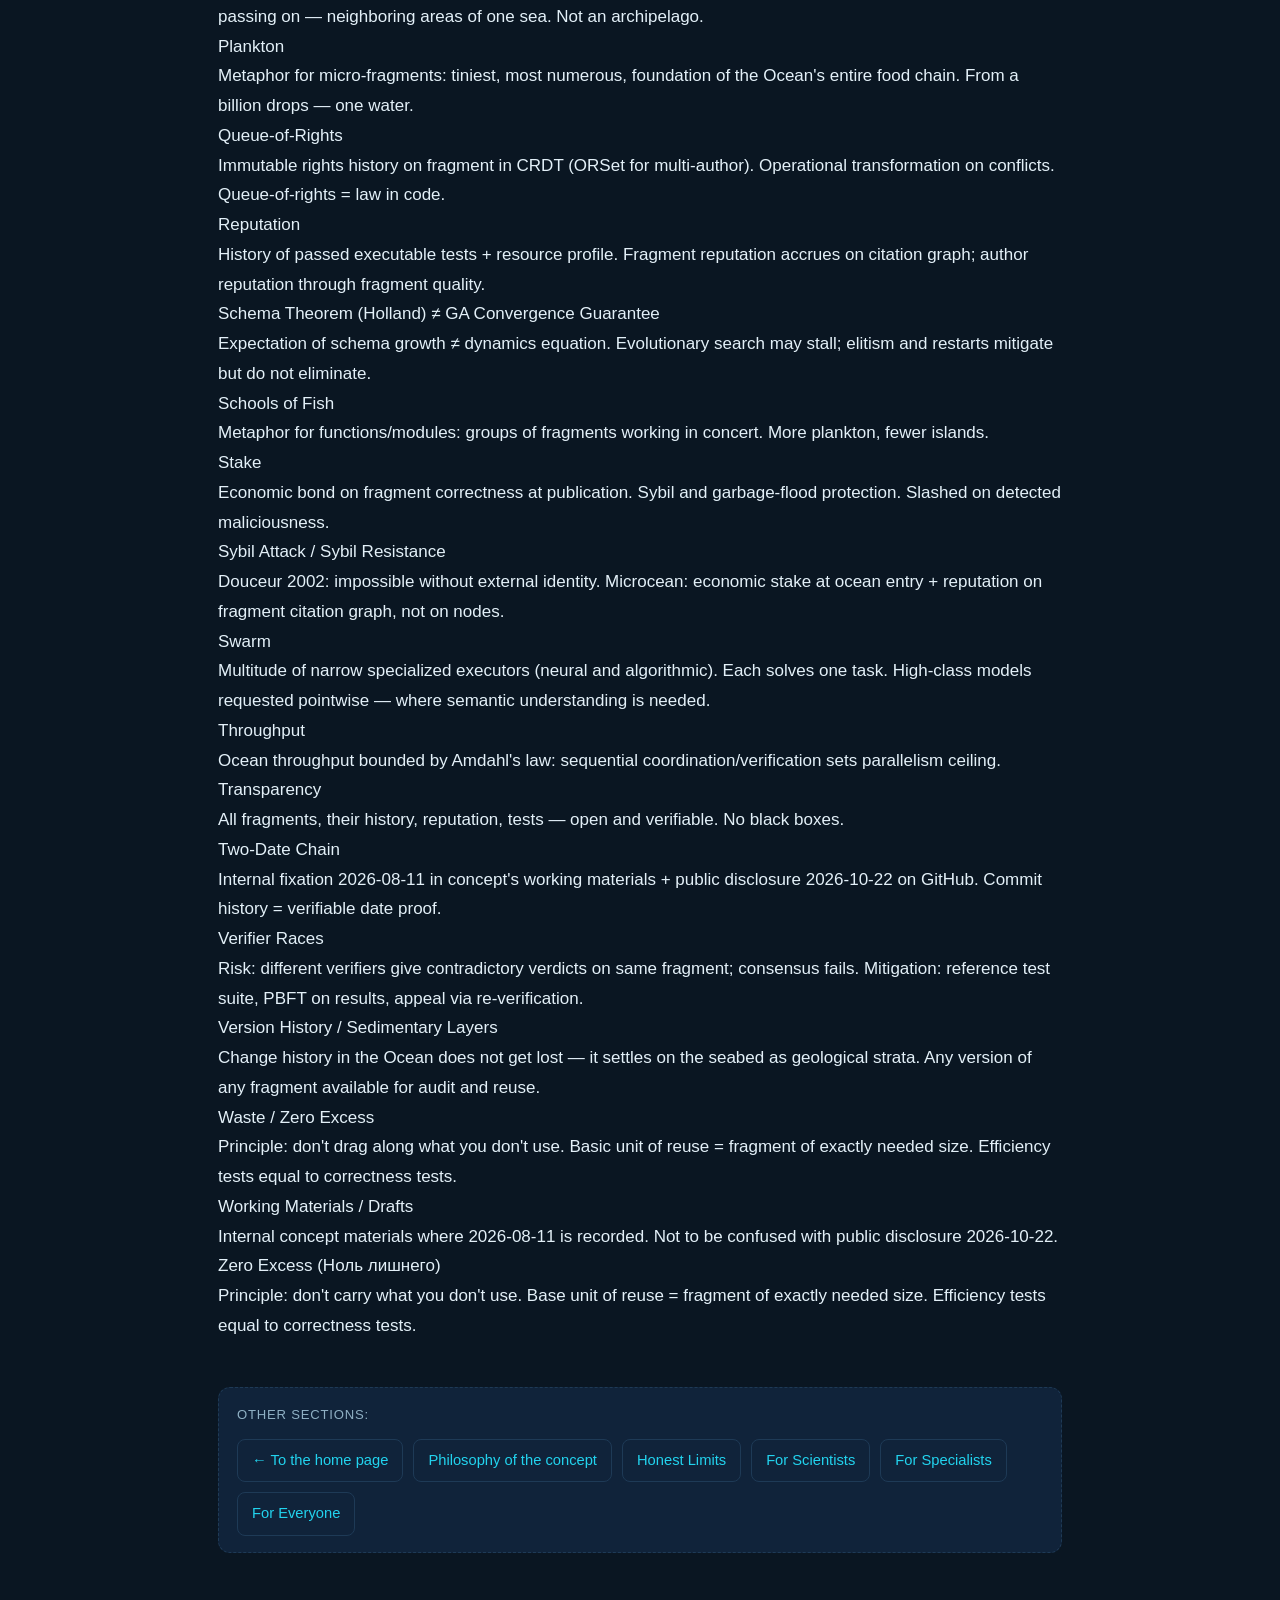
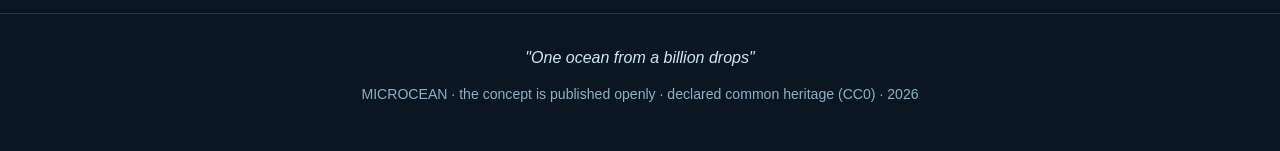
<file: en/glossary.html>
<!DOCTYPE html>
<html lang="en">
<head>
<meta charset="UTF-8">
<meta name="viewport" content="width=device-width, initial-scale=1.0">
<title>MICROCEAN — Glossary</title>
<meta name="description" content="Microcean glossary: key terms of the Code Ocean — fragments, lagoons, swarm, plankton, queue-of-rights, MDL, CEGIS, Kademlia, CRDT, Sybil, defensive prior art.">
<meta name="theme-color" content="#0a1622">
<link rel="icon" href="../favicon.svg" type="image/svg+xml">
<link rel="stylesheet" href="../assets/style.css">
<meta property="og:type" content="website">
<meta property="og:title" content="MICROCEAN — Glossary">
<meta property="og:description" content="Key terms of the Code Ocean: fragments, lagoons, swarm, plankton, queue-of-rights, MDL, CEGIS, Kademlia, CRDT, Sybil, defensive prior art.">
<meta property="og:site_name" content="MICROCEAN">
<meta property="og:locale" content="en_US">
<meta property="og:image" content="https://dsconoiz.github.io/microcean/favicon.svg">
<meta property="og:url" content="https://dsconoiz.github.io/microcean/en/glossary.html">
<link rel="canonical" href="https://dsconoiz.github.io/microcean/en/glossary.html">
<meta name="twitter:card" content="summary">
</head>
<body>

<header class="site">
  <div class="container">
    <nav class="breadcrumb" aria-label="Breadcrumb"><a href="index.html">← To the home page</a> · Glossary · <a href="../ru/glossary.html">RU</a></nav>
    <a class="logo" href="index.html">MICROCEAN</a>
    <div class="logo-sub">One ocean from a billion drops</div>
  </div>
</header>

<main class="container">

<section id="glossary">
  <h1 class="section-title">Microcean Glossary</h1>
  <p>Key terms of the concept in alphabetical order. Anglicisms kept in English where standard in the profession.</p>

  <dl class="glossary">
    <dt>Agent</dt>
    <dd>An autonomous software executor solving a narrow task (fragment assessment, conflict finding, assembly). In Microcean, assembly is performed by a swarm of narrow agents, not one universal AI.</dd>

    <dt>Amdahl's Law</dt>
    <dd>Parallelism bounded by the sequential coordination fraction. E8: at p=0.99 the speedup ceiling on 1024 cores = 91.2× (limit 100×).</dd>

    <dt>Anchor References (ref, multi_ref, transform)</dt>
    <dd>References to fragments inside an assembly. Allow an agent to point to a ready piece instead of regenerating it.</dd>

    <dt>Archipelago</dt>
    <dd>Metaphor for today's software landscape: scattered islands (repositories, packages, IDEs, CI/CD) weakly connected by bridges. Microcean proposes the Ocean — continuous water instead of an archipelago.</dd>

    <dt>Assembly</dt>
    <dd>A subset of fragments S ⊆ ℱ with a composition operation ∘ gluing them into a program p. Goal: argmin Φ(S) = α·Err + β·cost + γ·incomp.</dd>

    <dt>Bridge</dt>
    <dd>Selective exchange between a lagoon and the open Ocean under the lagoon owner's rules: something is imported, something never leaves the circuit.</dd>

    <dt>Cambrian Explosion</dt>
    <dd>Metaphor: as in the ocean of life — sudden diversity of forms. In the Code Ocean — when fragments begin to combine freely, an explosive number of new programs is born.</dd>

    <dt>CEGIS / Counterexample-Guided Inductive Synthesis</dt>
    <dd>SyGuS framework (Alur et al. 2013). Synthesizer–verifier loop: soundness proven; termination at finite grammar proven; completeness unattainable in general.</dd>

    <dt>Client</dt>
    <dd>A program connecting to the Ocean protocol. Multiple clients welcome; no vendor lock-in, no API keys at the protocol level.</dd>

    <dt>Compromise</dt>
    <dd>Attack on a fragment. In the Ocean: no monoculture — compromise of one fragment does not destroy the system; word of the threat spreads via currents.</dd>

    <dt>Coordination</dt>
    <dd>The sequential part of assembly setting the parallelism ceiling via Amdahl's law. Top-level swarm management.</dd>

    <dt>CRDT / Conflict-free Replicated Data Type</dt>
    <dd>Join-semilattice = commutative idempotent monoid → eventual consistency. Used for fragment registry state and queue-of-rights (ORSet for multi-author). E7: 10000/10000 checks passed.</dd>

    <dt>Currents</dt>
    <dd>Movement of fragments between participants. P2P layer on Kademlia (O(log n) lookup) + Gossip push-pull (O(log n) update propagation).</dd>

    <dt>Defensive Prior Art</dt>
    <dd>Publication of the concept (2026-08-11/10-22) creates prior art: no one can patent what is disclosed. CC0 1.0 Universal + RF Civil Code Art.1265/1267 (inalienable authorship).</dd>

    <dt>Ecosystems</dt>
    <dd>Metaphor for full stacks: constellations of islands (packages/apps) living in symbiosis. Large life form in the Ocean.</dd>

    <dt>Epistasis</dt>
    <dd>Interaction between fragments. λ ≤ 0.3 → correctness 1.0; λ = 0.7 → 0.325 (E3). "Clean interfaces" requirement is the architectural answer.</dd>

    <dt>Evolution / Evolutionary Selection</dt>
    <dd>Assembly variants compete; best combinations preserved and developed — by evolutionary biology and genetic algorithm principles. Elitism + restarts mitigate lack of convergence guarantee.</dd>

    <dt>Fragment (Micro-fragment)</dt>
    <dd>The basic unit of code — a small fragment (function, algorithm) with interface, pre/post-conditions, hash, reputation, semantic tags, measured performance profile. Not a large package.</dd>

    <dt>Garbage Flood (Fragment Garbage)</dt>
    <dd>Risk: Ocean fills with millions of low-quality/duplicate/malicious fragments; search slows, reputation dilutes. Mitigation: economic stake on publication, MDL auto-eviction, lagoon filters, citation graph weight.</dd>

    <dt>GDC Sizing (Goldberg–Deb–Clark)</dt>
    <dd>N_s = 2cκσ²_M/d². At σ_M/d=4: theoretical 173.19 (κ=2, c=z²≈2.71); empirical N* = 50–100 (factor 1.7–3.5). Elitism on true fitness explains gap.</dd>

    <dt>Gossip Protocol</dt>
    <dd>Epidemic dissemination; eventual consistency. Fragment update propagation; reputation gossip. Karp et al. 2000; E6: n=10⁵ → 11.37 ± 0.48 rounds.</dd>

    <dt>Granularity / No Rigid Gradation</dt>
    <dd>Plankton (micro-fragments) → schools of fish (functions/modules) → islands (packages/apps) → ecosystems (stacks). No sharp boundaries — take exactly what you need: drops, a school, an island.</dd>

    <dt>Halting Problem / Rice's Theorem</dt>
    <dd>Absolute error-freeness unattainable. Attainable: tests on finite sets and verification of bounded properties (CEGIS soundness).</dd>

    <dt>Kademlia DHT</dt>
    <dd>XOR-metric distributed hash table; O(log n) lookup. Fragment discovery in Microcean's P2P layer. E5: n=10⁹ → mean 5.42 ± 0.83 hops, max 8.</dd>

    <dt>Kolmogorov Complexity K(x)</dt>
    <dd>Minimal program length producing x. Uncomputable (Solomonoff 1964; Li & Vitányi 2008). "Zero excess" is an MDL heuristic, not a mathematical optimum.</dd>

    <dt>Lagoon</dt>
    <dd>Closed circuit of an organization/state: its own fragments, its own history, zero leaks. Self-sufficient but poorer without external inflow. Selective exchange (bridge) and ecosystem fork possible.</dd>

    <dt>Legal Standing</dt>
    <dd>CC0 1.0 Universal; inalienable authorship (RF Civil Code Art.1265/1267); defensive prior art; author not operator/not beneficiary/not founder; triple timestamping (DOI/OTS/notary) in preparation.</dd>

    <dt>Library/Package</dt>
    <dd>"Large inhabitants" of the Ocean — whales and coral reefs. Mature forms refined by evolution; used whole, copied, tamed. But the foundation of all life is the plankton of micro-fragments.</dd>

    <dt>Lookup / Kademlia Probe</dt>
    <dd>Finding a fragment in a network of 10⁹ nodes: mean 5.42 ± 0.83 hops (E5), max 8. Upper bound ceil log₂ n = 30.</dd>

    <dt>MDL / Minimum Description Length</dt>
    <dd>Rissanen 1978: L(D) = min_H [L(H) + L(D|H)] — formalization of Occam's razor. In Microcean: size penalty in objective; E10: assembly 2.5× shorter at correctness 1.0.</dd>

    <dt>No Free Lunch (Wolpert & Macready 1997)</dt>
    <dd>No universal optimizer for all tasks. Microcean's strength is on the class of tasks with structure (low epistasis, clean interfaces).</dd>

    <dt>Objective Function Φ</dt>
    <dd>Φ(S) = α·Err(S, Spec) + β·cost(p(S)) + γ·incomp(S). α ≫ β, γ. cost = complete resource footprint: size, time, memory, traffic, energy.</dd>

    <dt>Ocean</dt>
    <dd>Single environment where all planetary software lives: code, history, practices. Exchange, work, storage, passing on — neighboring areas of one sea. Not an archipelago.</dd>

    <dt>Plankton</dt>
    <dd>Metaphor for micro-fragments: tiniest, most numerous, foundation of the Ocean's entire food chain. From a billion drops — one water.</dd>

    <dt>Queue-of-Rights</dt>
    <dd>Immutable rights history on fragment in CRDT (ORSet for multi-author). Operational transformation on conflicts. Queue-of-rights = law in code.</dd>

    <dt>Reputation</dt>
    <dd>History of passed executable tests + resource profile. Fragment reputation accrues on citation graph; author reputation through fragment quality.</dd>

    <dt>Schema Theorem (Holland) ≠ GA Convergence Guarantee</dt>
    <dd>Expectation of schema growth ≠ dynamics equation. Evolutionary search may stall; elitism and restarts mitigate but do not eliminate.</dd>

    <dt>Schools of Fish</dt>
    <dd>Metaphor for functions/modules: groups of fragments working in concert. More plankton, fewer islands.</dd>

    <dt>Stake</dt>
    <dd>Economic bond on fragment correctness at publication. Sybil and garbage-flood protection. Slashed on detected maliciousness.</dd>

    <dt>Sybil Attack / Sybil Resistance</dt>
    <dd>Douceur 2002: impossible without external identity. Microcean: economic stake at ocean entry + reputation on fragment citation graph, not on nodes.</dd>

    <dt>Swarm</dt>
    <dd>Multitude of narrow specialized executors (neural and algorithmic). Each solves one task. High-class models requested pointwise — where semantic understanding is needed.</dd>

    <dt>Throughput</dt>
    <dd>Ocean throughput bounded by Amdahl's law: sequential coordination/verification sets parallelism ceiling.</dd>

    <dt>Transparency</dt>
    <dd>All fragments, their history, reputation, tests — open and verifiable. No black boxes.</dd>

    <dt>Two-Date Chain</dt>
    <dd>Internal fixation 2026-08-11 in concept's working materials + public disclosure 2026-10-22 on GitHub. Commit history = verifiable date proof.</dd>

    <dt>Verifier Races</dt>
    <dd>Risk: different verifiers give contradictory verdicts on same fragment; consensus fails. Mitigation: reference test suite, PBFT on results, appeal via re-verification.</dd>

    <dt>Version History / Sedimentary Layers</dt>
    <dd>Change history in the Ocean does not get lost — it settles on the seabed as geological strata. Any version of any fragment available for audit and reuse.</dd>

    <dt>Waste / Zero Excess</dt>
    <dd>Principle: don't drag along what you don't use. Basic unit of reuse = fragment of exactly needed size. Efficiency tests equal to correctness tests.</dd>

    <dt>Working Materials / Drafts</dt>
    <dd>Internal concept materials where 2026-08-11 is recorded. Not to be confused with public disclosure 2026-10-22.</dd>

    <dt>Zero Excess (Ноль лишнего)</dt>
    <dd>Principle: don't carry what you don't use. Base unit of reuse = fragment of exactly needed size. Efficiency tests equal to correctness tests.</dd>
  </dl>
</section>

<section id="next">
  <div class="level-links">
    <span class="lbl">Other sections:</span>
    <a href="index.html">← To the home page</a>
    <a href="philosophy.html">Philosophy of the concept</a>
    <a href="limits.html">Honest Limits</a>
    <a href="scientists.html">For Scientists</a>
    <a href="specialists.html">For Specialists</a>
    <a href="for-everyone.html">For Everyone</a>
  </div>
</section>

</main>

<footer class="site">
  <div class="container">
    <div class="slogan">"One ocean from a billion drops"</div>
    <div>MICROCEAN · the concept is published openly · declared common heritage (CC0) · 2026</div>
  </div>
</footer>

<script>
  const io = new IntersectionObserver(entries => {
    entries.forEach(e => { if (e.isIntersecting) { e.target.classList.add('visible'); io.unobserve(e.target); } });
  }, { threshold: 0.06 });
  document.querySelectorAll('section').forEach(s => { s.style.opacity='0'; s.style.transform='translateY(14px)'; s.style.transition='opacity .6s ease, transform .6s ease'; io.observe(s); });
</script>
<style> section.visible { opacity: 1 !important; transform: none !important; } </style>
</body>
</html>
</file>
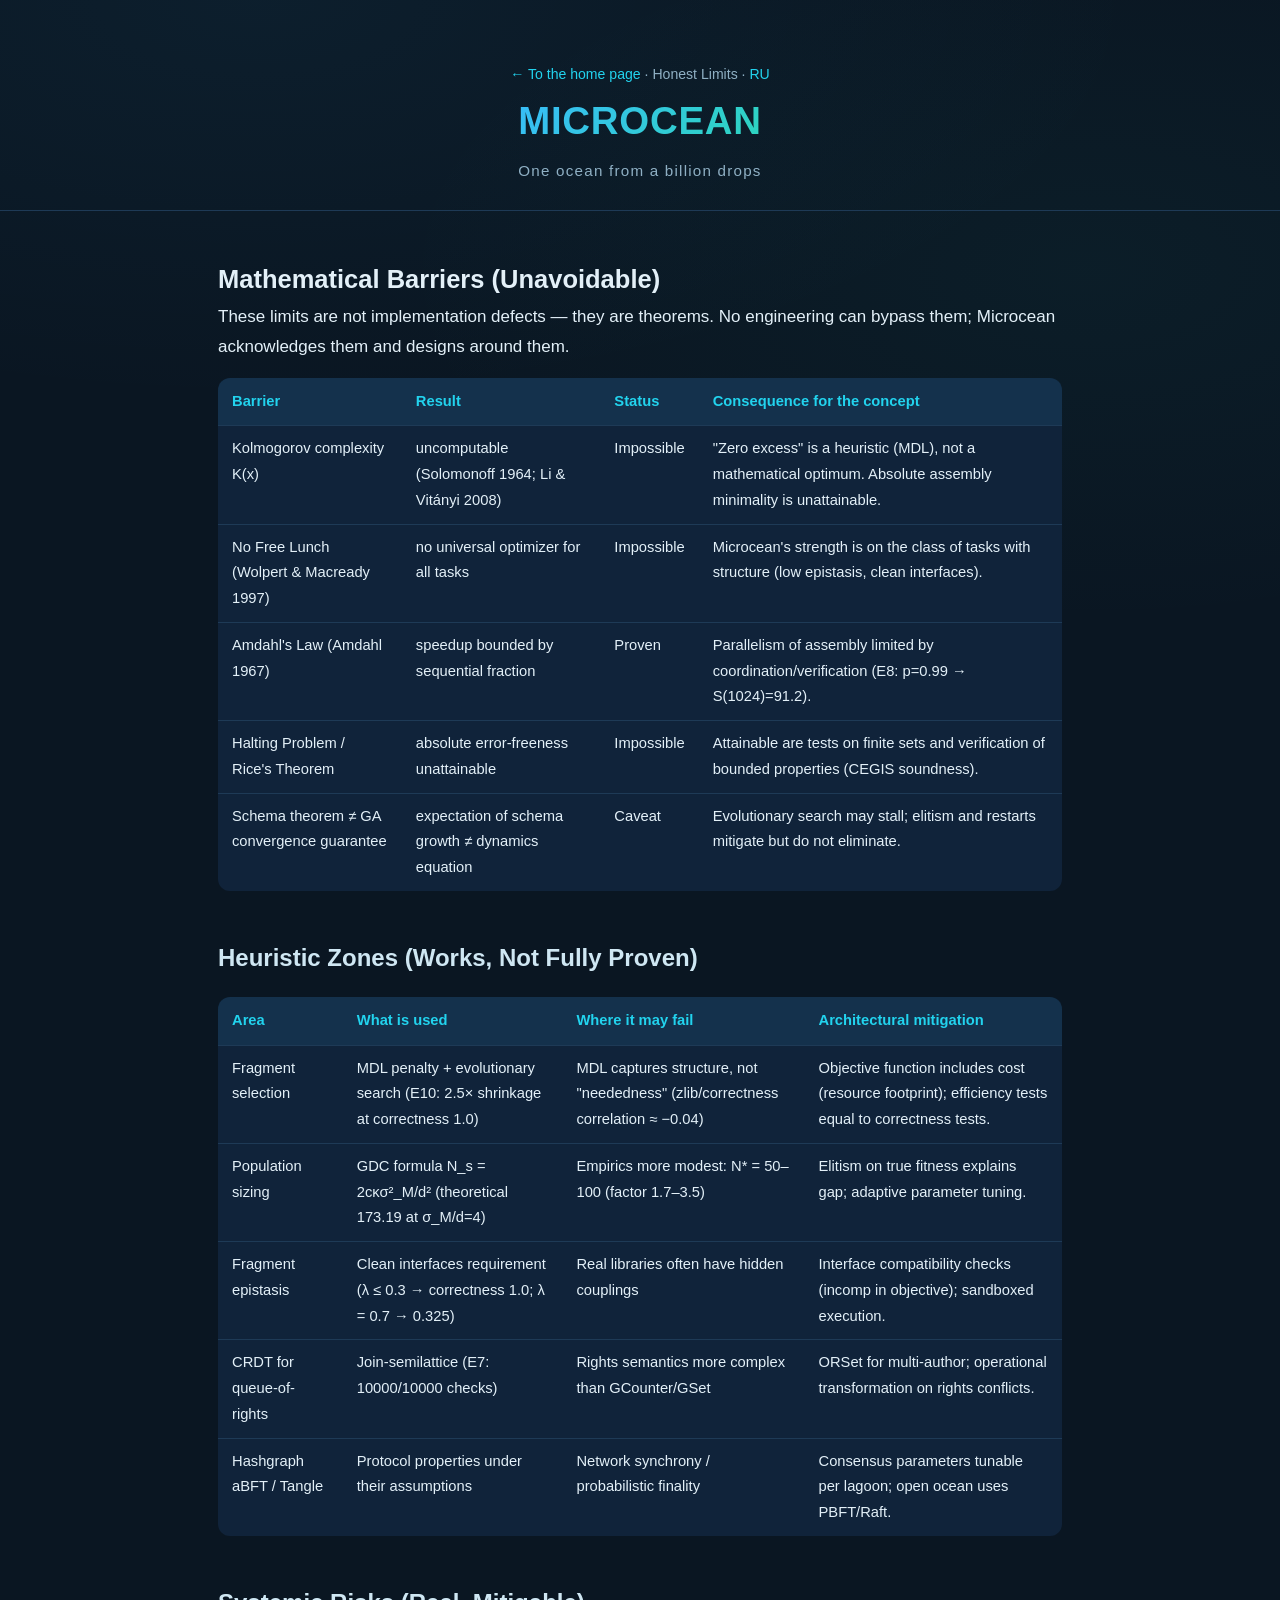
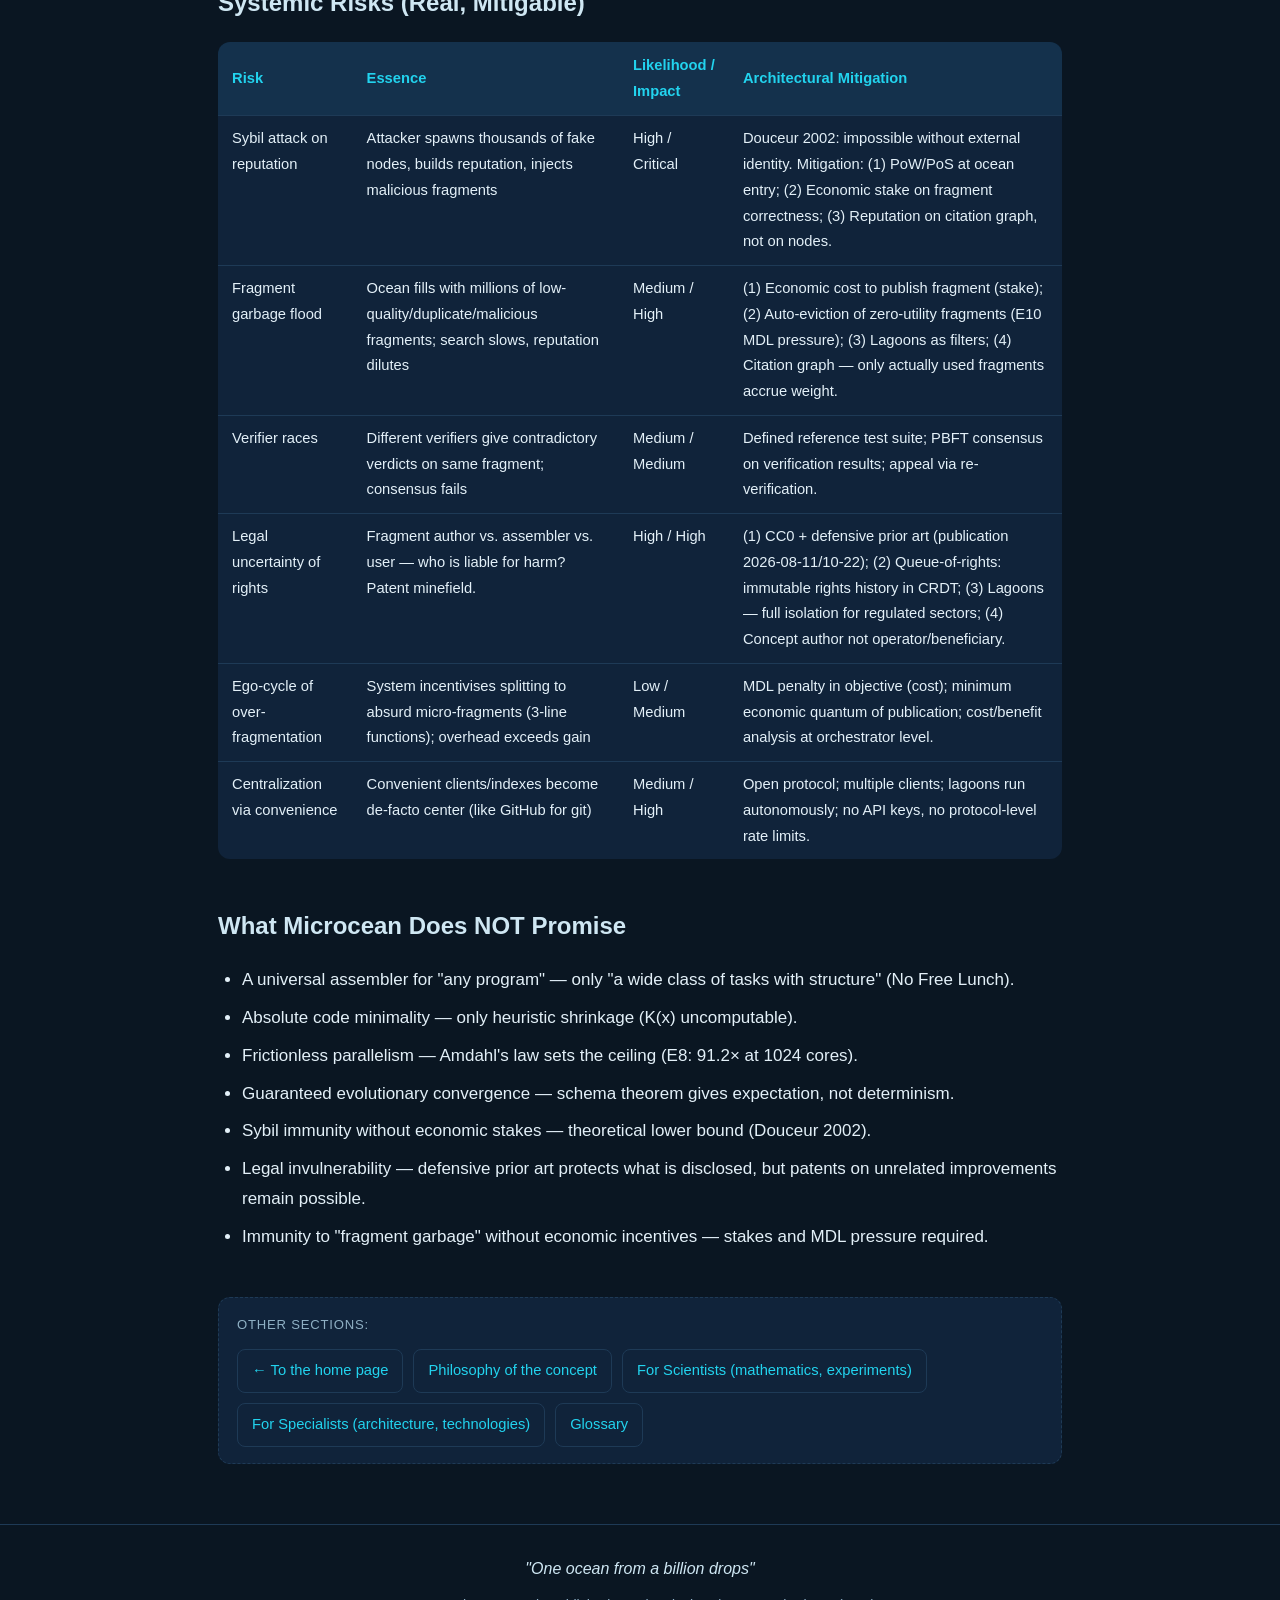
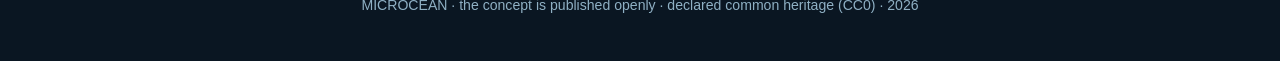
<file: en/limits.html>
<!DOCTYPE html>
<html lang="en">
<head>
<meta charset="UTF-8">
<meta name="viewport" content="width=device-width, initial-scale=1.0">
<title>MICROCEAN — Honest Limits & Risks</title>
<meta name="description" content="Honest limits of Microcean: what is mathematically impossible, where heuristics apply, Sybil/fragment-garbage/legal-gap risks, and how the architecture mitigates them.">
<meta name="theme-color" content="#0a1622">
<link rel="icon" href="../favicon.svg" type="image/svg+xml">
<link rel="stylesheet" href="../assets/style.css">
<meta property="og:type" content="website">
<meta property="og:title" content="MICROCEAN — Honest Limits & Risks">
<meta property="og:description" content="Honest limits of Microcean: what is mathematically impossible, where heuristics apply, Sybil/fragment-garbage/legal-gap risks, and how the architecture mitigates them.">
<meta property="og:site_name" content="MICROCEAN">
<meta property="og:locale" content="en_US">
<meta property="og:image" content="https://dsconoiz.github.io/microcean/favicon.svg">
<meta property="og:url" content="https://dsconoiz.github.io/microcean/en/limits.html">
<link rel="canonical" href="https://dsconoiz.github.io/microcean/en/limits.html">
<meta name="twitter:card" content="summary">
</head>
<body>

<header class="site">
  <div class="container">
    <nav class="breadcrumb" aria-label="Breadcrumb"><a href="index.html">← To the home page</a> · Honest Limits · <a href="../ru/limits.html">RU</a></nav>
    <a class="logo" href="index.html">MICROCEAN</a>
    <div class="logo-sub">One ocean from a billion drops</div>
  </div>
</header>

<main class="container">

<section id="mathematical-barriers">
  <h1 class="section-title">Mathematical Barriers (Unavoidable)</h1>
  <p>These limits are not implementation defects — they are theorems. No engineering can bypass them; Microcean acknowledges them and designs around them.</p>
  <table class="data">
    <thead><tr><th>Barrier</th><th>Result</th><th>Status</th><th>Consequence for the concept</th></tr></thead>
    <tbody>
      <tr><td>Kolmogorov complexity K(x)</td><td>uncomputable (Solomonoff 1964; Li & Vitányi 2008)</td><td>Impossible</td><td>"Zero excess" is a heuristic (MDL), not a mathematical optimum. Absolute assembly minimality is unattainable.</td></tr>
      <tr><td>No Free Lunch (Wolpert & Macready 1997)</td><td>no universal optimizer for all tasks</td><td>Impossible</td><td>Microcean's strength is on the class of tasks with structure (low epistasis, clean interfaces).</td></tr>
      <tr><td>Amdahl's Law (Amdahl 1967)</td><td>speedup bounded by sequential fraction</td><td>Proven</td><td>Parallelism of assembly limited by coordination/verification (E8: p=0.99 → S(1024)=91.2).</td></tr>
      <tr><td>Halting Problem / Rice's Theorem</td><td>absolute error-freeness unattainable</td><td>Impossible</td><td>Attainable are tests on finite sets and verification of bounded properties (CEGIS soundness).</td></tr>
      <tr><td>Schema theorem ≠ GA convergence guarantee</td><td>expectation of schema growth ≠ dynamics equation</td><td>Caveat</td><td>Evolutionary search may stall; elitism and restarts mitigate but do not eliminate.</td></tr>
    </tbody>
  </table>
</section>

<section id="heuristic-zones">
  <h2 class="section-title">Heuristic Zones (Works, Not Fully Proven)</h2>
  <table class="data">
    <thead><tr><th>Area</th><th>What is used</th><th>Where it may fail</th><th>Architectural mitigation</th></tr></thead>
    <tbody>
      <tr><td>Fragment selection</td><td>MDL penalty + evolutionary search (E10: 2.5× shrinkage at correctness 1.0)</td><td>MDL captures structure, not "neededness" (zlib/correctness correlation ≈ −0.04)</td><td>Objective function includes cost (resource footprint); efficiency tests equal to correctness tests.</td></tr>
      <tr><td>Population sizing</td><td>GDC formula N_s = 2cκσ²_M/d² (theoretical 173.19 at σ_M/d=4)</td><td>Empirics more modest: N* = 50–100 (factor 1.7–3.5)</td><td>Elitism on true fitness explains gap; adaptive parameter tuning.</td></tr>
      <tr><td>Fragment epistasis</td><td>Clean interfaces requirement (λ ≤ 0.3 → correctness 1.0; λ = 0.7 → 0.325)</td><td>Real libraries often have hidden couplings</td><td>Interface compatibility checks (incomp in objective); sandboxed execution.</td></tr>
      <tr><td>CRDT for queue-of-rights</td><td>Join-semilattice (E7: 10000/10000 checks)</td><td>Rights semantics more complex than GCounter/GSet</td><td>ORSet for multi-author; operational transformation on rights conflicts.</td></tr>
      <tr><td>Hashgraph aBFT / Tangle</td><td>Protocol properties under their assumptions</td><td>Network synchrony / probabilistic finality</td><td>Consensus parameters tunable per lagoon; open ocean uses PBFT/Raft.</td></tr>
    </tbody>
  </table>
</section>

<section id="systemic-risks">
  <h2 class="section-title">Systemic Risks (Real, Mitigable)</h2>
  <table class="data">
    <thead><tr><th>Risk</th><th>Essence</th><th>Likelihood / Impact</th><th>Architectural Mitigation</th></tr></thead>
    <tbody>
      <tr><td>Sybil attack on reputation</td><td>Attacker spawns thousands of fake nodes, builds reputation, injects malicious fragments</td><td>High / Critical</td><td>Douceur 2002: impossible without external identity. Mitigation: (1) PoW/PoS at ocean entry; (2) Economic stake on fragment correctness; (3) Reputation on citation graph, not on nodes.</td></tr>
      <tr><td>Fragment garbage flood</td><td>Ocean fills with millions of low-quality/duplicate/malicious fragments; search slows, reputation dilutes</td><td>Medium / High</td><td>(1) Economic cost to publish fragment (stake); (2) Auto-eviction of zero-utility fragments (E10 MDL pressure); (3) Lagoons as filters; (4) Citation graph — only actually used fragments accrue weight.</td></tr>
      <tr><td>Verifier races</td><td>Different verifiers give contradictory verdicts on same fragment; consensus fails</td><td>Medium / Medium</td><td>Defined reference test suite; PBFT consensus on verification results; appeal via re-verification.</td></tr>
      <tr><td>Legal uncertainty of rights</td><td>Fragment author vs. assembler vs. user — who is liable for harm? Patent minefield.</td><td>High / High</td><td>(1) CC0 + defensive prior art (publication 2026-08-11/10-22); (2) Queue-of-rights: immutable rights history in CRDT; (3) Lagoons — full isolation for regulated sectors; (4) Concept author not operator/beneficiary.</td></tr>
      <tr><td>Ego-cycle of over-fragmentation</td><td>System incentivises splitting to absurd micro-fragments (3-line functions); overhead exceeds gain</td><td>Low / Medium</td><td>MDL penalty in objective (cost); minimum economic quantum of publication; cost/benefit analysis at orchestrator level.</td></tr>
      <tr><td>Centralization via convenience</td><td>Convenient clients/indexes become de-facto center (like GitHub for git)</td><td>Medium / High</td><td>Open protocol; multiple clients; lagoons run autonomously; no API keys, no protocol-level rate limits.</td></tr>
    </tbody>
  </table>
</section>

<section id="what-we-dont-promise">
  <h2 class="section-title">What Microcean Does NOT Promise</h2>
  <ul class="list">
    <li>A universal assembler for "any program" — only "a wide class of tasks with structure" (No Free Lunch).</li>
    <li>Absolute code minimality — only heuristic shrinkage (K(x) uncomputable).</li>
    <li>Frictionless parallelism — Amdahl's law sets the ceiling (E8: 91.2× at 1024 cores).</li>
    <li>Guaranteed evolutionary convergence — schema theorem gives expectation, not determinism.</li>
    <li>Sybil immunity without economic stakes — theoretical lower bound (Douceur 2002).</li>
    <li>Legal invulnerability — defensive prior art protects what is disclosed, but patents on unrelated improvements remain possible.</li>
    <li>Immunity to "fragment garbage" without economic incentives — stakes and MDL pressure required.</li>
  </ul>
</section>

<section id="next">
  <div class="level-links">
    <span class="lbl">Other sections:</span>
    <a href="index.html">← To the home page</a>
    <a href="philosophy.html">Philosophy of the concept</a>
    <a href="scientists.html">For Scientists (mathematics, experiments)</a>
    <a href="specialists.html">For Specialists (architecture, technologies)</a>
    <a href="glossary.html">Glossary</a>
  </div>
</section>

</main>

<footer class="site">
  <div class="container">
    <div class="slogan">"One ocean from a billion drops"</div>
    <div>MICROCEAN · the concept is published openly · declared common heritage (CC0) · 2026</div>
  </div>
</footer>

<script>
  const io = new IntersectionObserver(entries => {
    entries.forEach(e => { if (e.isIntersecting) { e.target.classList.add('visible'); io.unobserve(e.target); } });
  }, { threshold: 0.06 });
  document.querySelectorAll('section').forEach(s => { s.style.opacity='0'; s.style.transform='translateY(14px)'; s.style.transition='opacity .6s ease, transform .6s ease'; io.observe(s); });
</script>
<style> section.visible { opacity: 1 !important; transform: none !important; } </style>
</body>
</html>
</file>
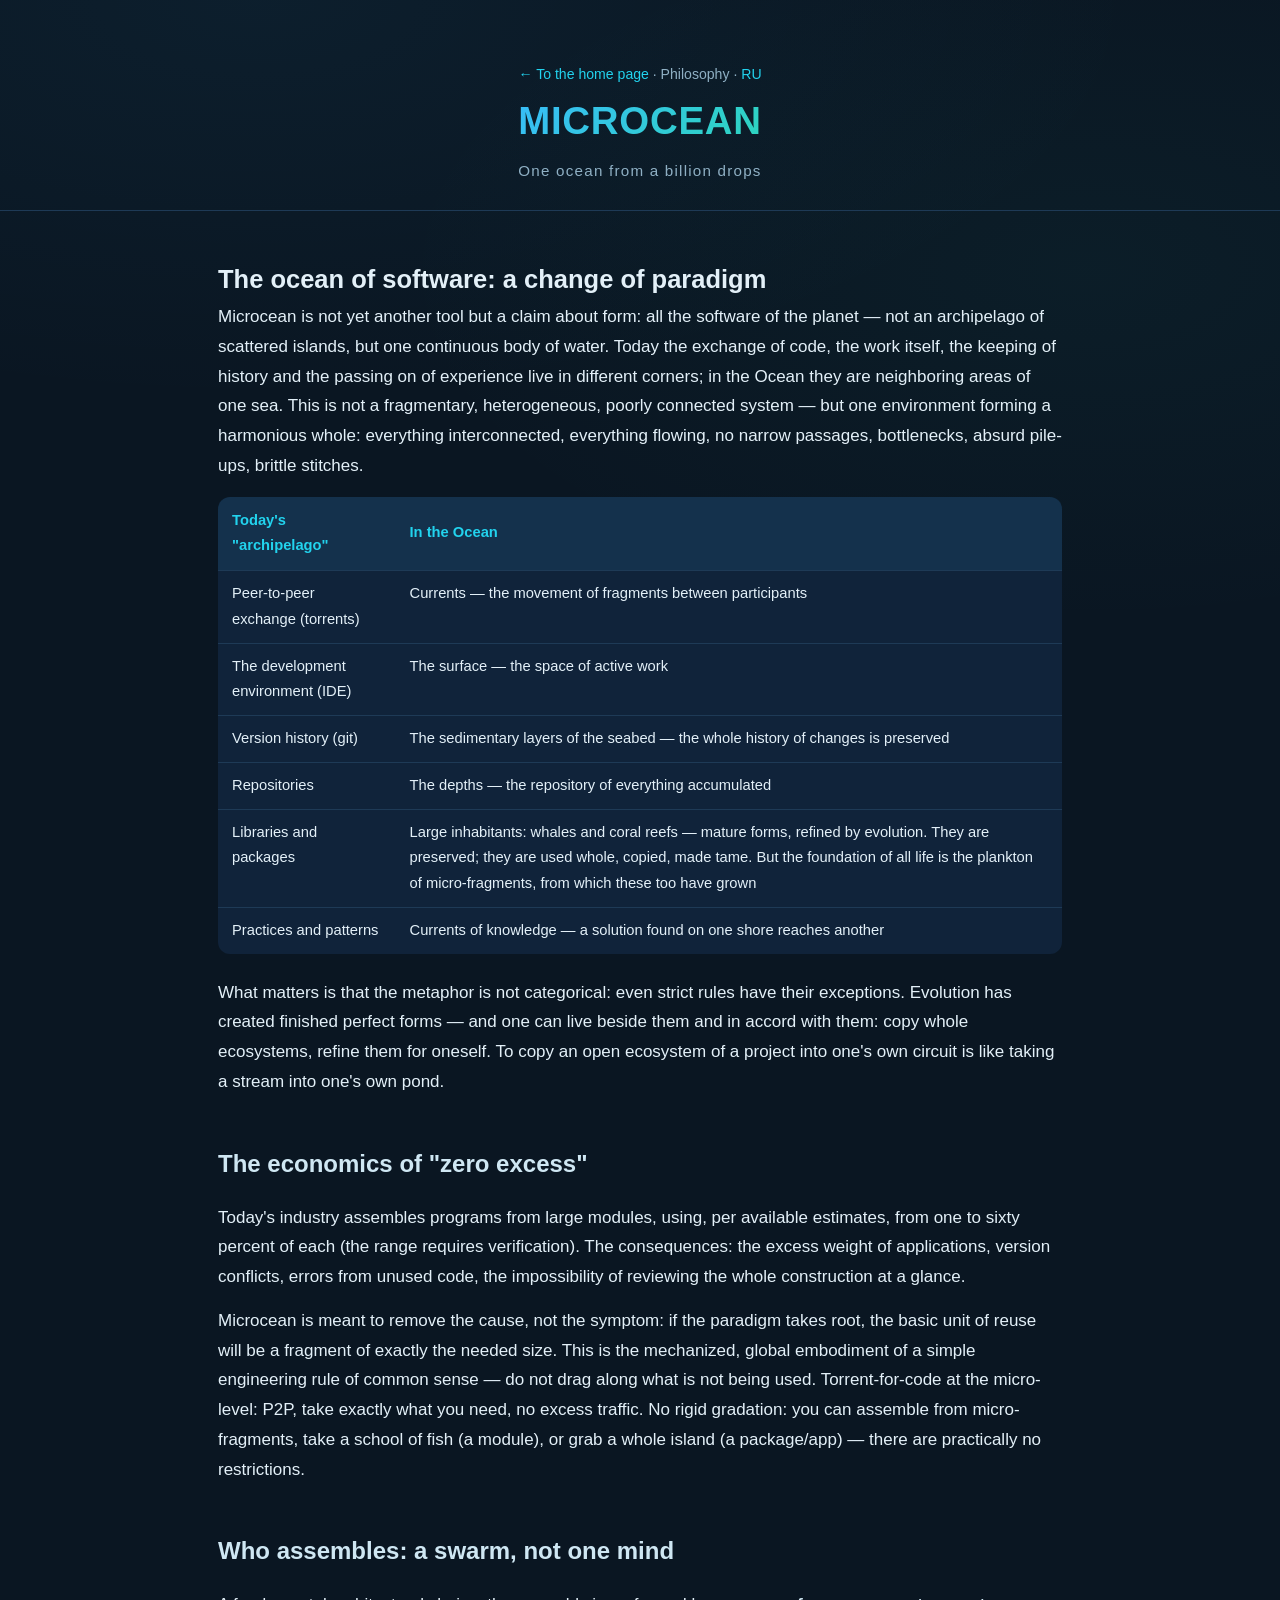
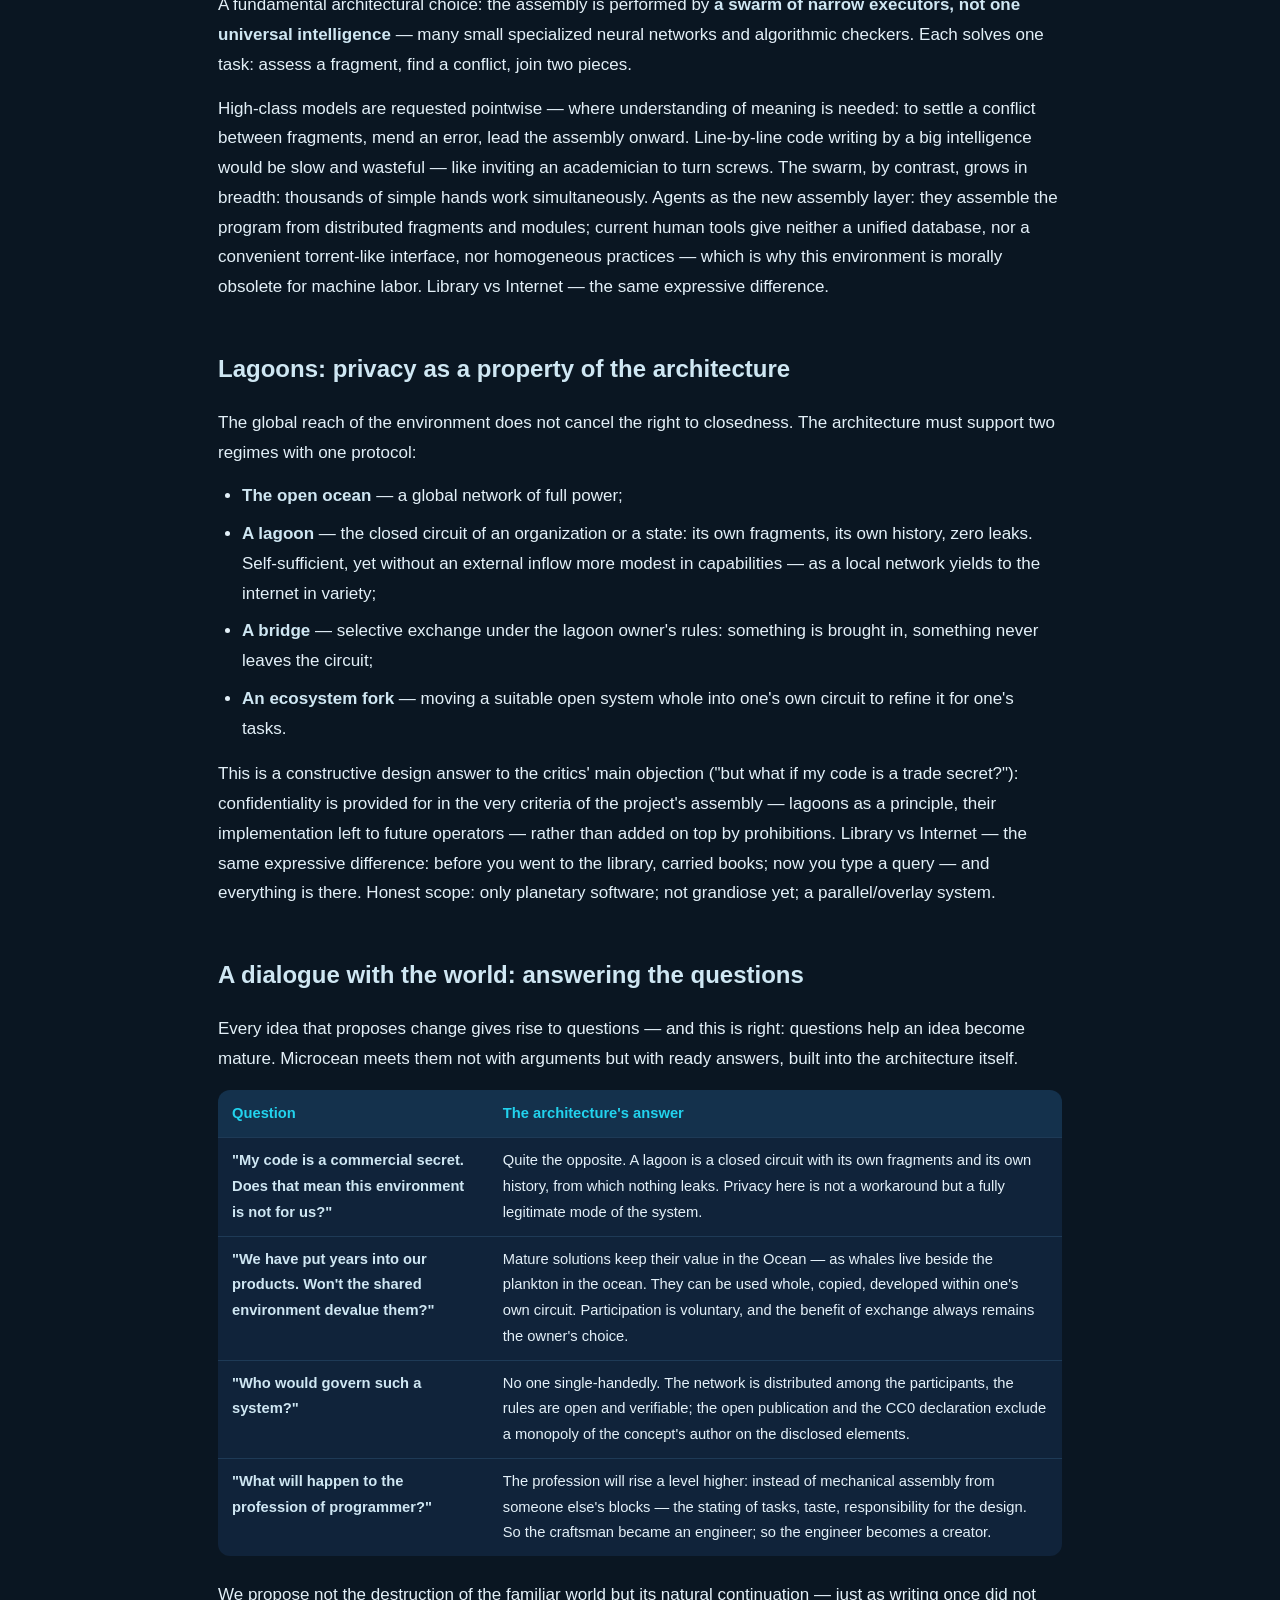
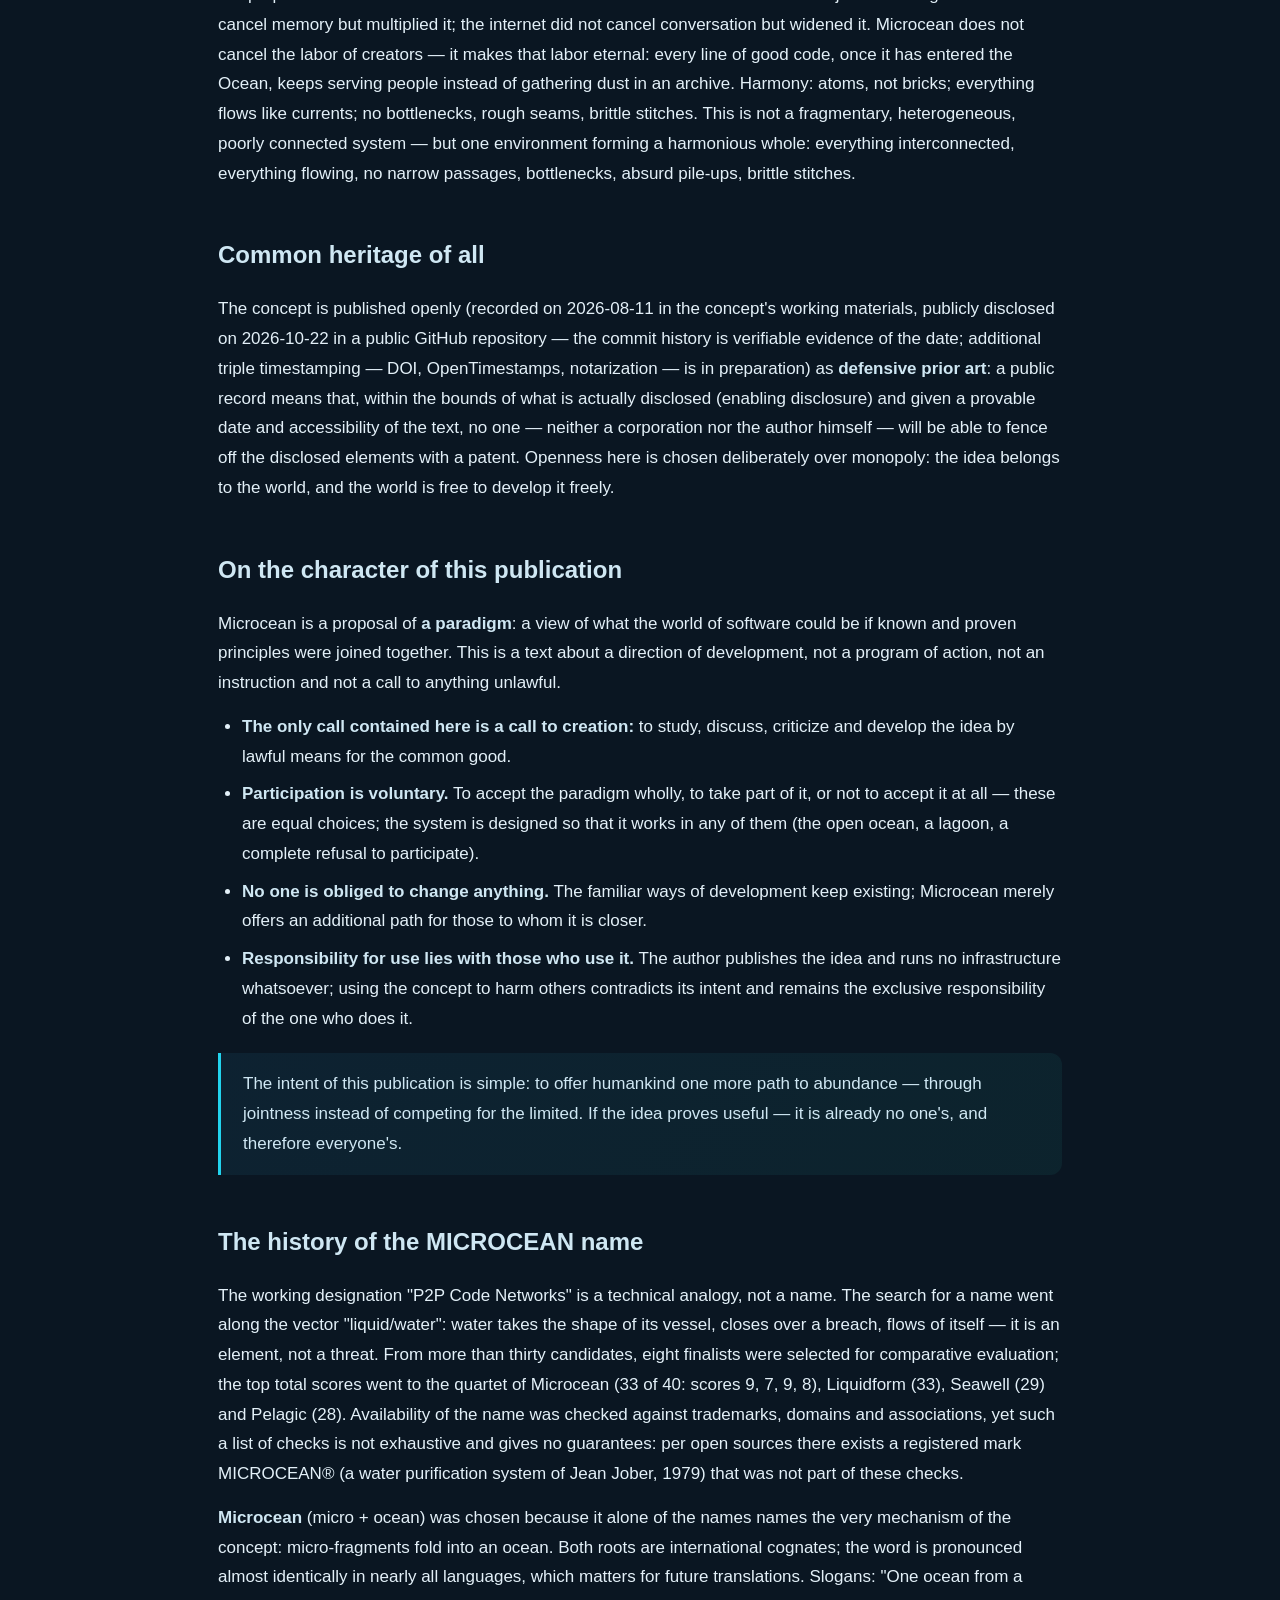
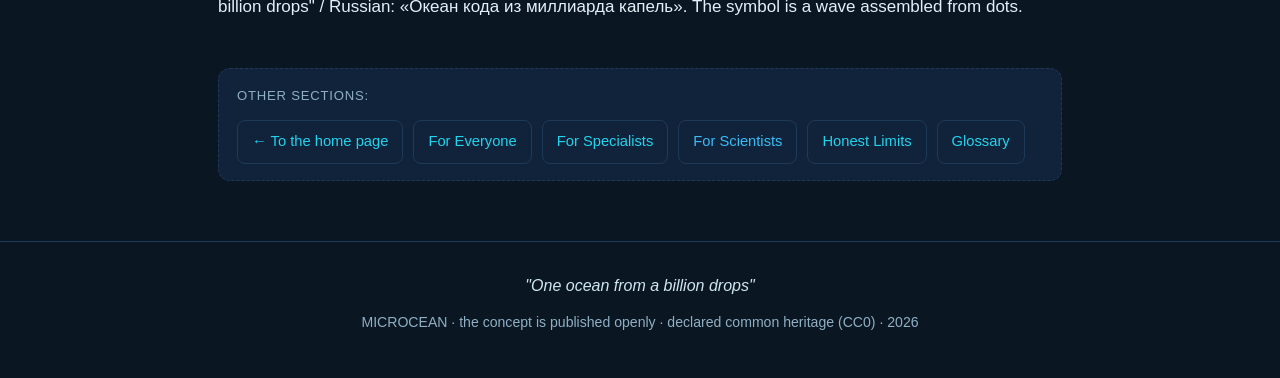
<file: en/philosophy.html>
<!DOCTYPE html>
<html lang="en">
<head>
<meta charset="UTF-8">
<meta name="viewport" content="width=device-width, initial-scale=1.0">
<title>MICROCEAN — The Philosophy of the Concept</title>
<meta name="description" content="The philosophical and cultural layer of Microcean: the Ocean as an environment, lagoons, zero excess, the role of AI and the legal standing of the concept.">
<meta name="theme-color" content="#0a1622">
<link rel="icon" href="../favicon.svg" type="image/svg+xml">
<link rel="stylesheet" href="../assets/style.css">
<meta property="og:type" content="website">
<meta property="og:title" content="MICROCEAN — The Philosophy of the Concept">
<meta property="og:description" content="The philosophical and cultural layer of Microcean: the Ocean as an environment, lagoons, zero excess, the role of AI and the legal standing of the concept.">
<meta property="og:site_name" content="MICROCEAN">
<meta property="og:locale" content="en_US">
<meta property="og:image" content="https://dsconoiz.github.io/microcean/favicon.svg">
<meta property="og:url" content="https://dsconoiz.github.io/microcean/en/philosophy.html">
<link rel="canonical" href="https://dsconoiz.github.io/microcean/en/philosophy.html">
<meta name="twitter:card" content="summary">
</head>
<body>

<header class="site">
  <div class="container">
    <nav class="breadcrumb" aria-label="Breadcrumb"><a href="index.html">← To the home page</a> · Philosophy · <a href="../ru/filosofiya.html">RU</a></nav>
    <a class="logo" href="index.html">MICROCEAN</a>
    <div class="logo-sub">One ocean from a billion drops</div>
  </div>
</header>

<main class="container">

<section id="ocean">
  <h1 class="section-title">The ocean of software: a change of paradigm</h1>
  <p>Microcean is not yet another tool but a claim about form: all the software of the planet — not an archipelago of scattered islands, but one continuous body of water. Today the exchange of code, the work itself, the keeping of history and the passing on of experience live in different corners; in the Ocean they are neighboring areas of one sea. This is not a fragmentary, heterogeneous, poorly connected system — but one environment forming a harmonious whole: everything interconnected, everything flowing, no narrow passages, bottlenecks, absurd pile-ups, brittle stitches.</p>
  <table class="data">
    <thead><tr><th>Today's "archipelago"</th><th>In the Ocean</th></tr></thead>
    <tbody>
      <tr><td>Peer-to-peer exchange (torrents)</td><td>Currents — the movement of fragments between participants</td></tr>
      <tr><td>The development environment (IDE)</td><td>The surface — the space of active work</td></tr>
      <tr><td>Version history (git)</td><td>The sedimentary layers of the seabed — the whole history of changes is preserved</td></tr>
      <tr><td>Repositories</td><td>The depths — the repository of everything accumulated</td></tr>
      <tr><td>Libraries and packages</td><td>Large inhabitants: whales and coral reefs — mature forms, refined by evolution. They are preserved; they are used whole, copied, made tame. But the foundation of all life is the plankton of micro-fragments, from which these too have grown</td></tr>
      <tr><td>Practices and patterns</td><td>Currents of knowledge — a solution found on one shore reaches another</td></tr>
    </tbody>
  </table>
  <p>What matters is that the metaphor is not categorical: even strict rules have their exceptions. Evolution has created finished perfect forms — and one can live beside them and in accord with them: copy whole ecosystems, refine them for oneself. To copy an open ecosystem of a project into one's own circuit is like taking a stream into one's own pond.</p>
</section>

<section id="zero-excess">
  <h2 class="section-title">The economics of "zero excess"</h2>
  <p>Today's industry assembles programs from large modules, using, per available estimates, from one to sixty percent of each (the range requires verification). The consequences: the excess weight of applications, version conflicts, errors from unused code, the impossibility of reviewing the whole construction at a glance.</p>
  <p>Microcean is meant to remove the cause, not the symptom: if the paradigm takes root, the basic unit of reuse will be a fragment of exactly the needed size. This is the mechanized, global embodiment of a simple engineering rule of common sense — do not drag along what is not being used. Torrent-for-code at the micro-level: P2P, take exactly what you need, no excess traffic. No rigid gradation: you can assemble from micro-fragments, take a school of fish (a module), or grab a whole island (a package/app) — there are practically no restrictions.</p>
</section>

<section id="swarm">
  <h2 class="section-title">Who assembles: a swarm, not one mind</h2>
  <p>A fundamental architectural choice: the assembly is performed by <strong>a swarm of narrow executors, not one universal intelligence</strong> — many small specialized neural networks and algorithmic checkers. Each solves one task: assess a fragment, find a conflict, join two pieces.</p>
  <p>High-class models are requested pointwise — where understanding of meaning is needed: to settle a conflict between fragments, mend an error, lead the assembly onward. Line-by-line code writing by a big intelligence would be slow and wasteful — like inviting an academician to turn screws. The swarm, by contrast, grows in breadth: thousands of simple hands work simultaneously. Agents as the new assembly layer: they assemble the program from distributed fragments and modules; current human tools give neither a unified database, nor a convenient torrent-like interface, nor homogeneous practices — which is why this environment is morally obsolete for machine labor. Library vs Internet — the same expressive difference.</p>
</section>

<section id="lagoons">
  <h2 class="section-title">Lagoons: privacy as a property of the architecture</h2>
  <p>The global reach of the environment does not cancel the right to closedness. The architecture must support two regimes with one protocol:</p>
  <ul class="list">
    <li><strong>The open ocean</strong> — a global network of full power;</li>
    <li><strong>A lagoon</strong> — the closed circuit of an organization or a state: its own fragments, its own history, zero leaks. Self-sufficient, yet without an external inflow more modest in capabilities — as a local network yields to the internet in variety;</li>
    <li><strong>A bridge</strong> — selective exchange under the lagoon owner's rules: something is brought in, something never leaves the circuit;</li>
    <li><strong>An ecosystem fork</strong> — moving a suitable open system whole into one's own circuit to refine it for one's tasks.</li>
  </ul>
  <p>This is a constructive design answer to the critics' main objection ("but what if my code is a trade secret?"): confidentiality is provided for in the very criteria of the project's assembly — lagoons as a principle, their implementation left to future operators — rather than added on top by prohibitions. Library vs Internet — the same expressive difference: before you went to the library, carried books; now you type a query — and everything is there. Honest scope: only planetary software; not grandiose yet; a parallel/overlay system.</p>
</section>

<section id="dialogue">
  <h2 class="section-title">A dialogue with the world: answering the questions</h2>
  <p>Every idea that proposes change gives rise to questions — and this is right: questions help an idea become mature. Microcean meets them not with arguments but with ready answers, built into the architecture itself.</p>
  <table class="data">
    <thead><tr><th>Question</th><th>The architecture's answer</th></tr></thead>
    <tbody>
      <tr><td><strong>"My code is a commercial secret. Does that mean this environment is not for us?"</strong></td><td>Quite the opposite. A lagoon is a closed circuit with its own fragments and its own history, from which nothing leaks. Privacy here is not a workaround but a fully legitimate mode of the system.</td></tr>
      <tr><td><strong>"We have put years into our products. Won't the shared environment devalue them?"</strong></td><td>Mature solutions keep their value in the Ocean — as whales live beside the plankton in the ocean. They can be used whole, copied, developed within one's own circuit. Participation is voluntary, and the benefit of exchange always remains the owner's choice.</td></tr>
      <tr><td><strong>"Who would govern such a system?"</strong></td><td>No one single-handedly. The network is distributed among the participants, the rules are open and verifiable; the open publication and the CC0 declaration exclude a monopoly of the concept's author on the disclosed elements.</td></tr>
      <tr><td><strong>"What will happen to the profession of programmer?"</strong></td><td>The profession will rise a level higher: instead of mechanical assembly from someone else's blocks — the stating of tasks, taste, responsibility for the design. So the craftsman became an engineer; so the engineer becomes a creator.</td></tr>
    </tbody>
  </table>
  <p>We propose not the destruction of the familiar world but its natural continuation — just as writing once did not cancel memory but multiplied it; the internet did not cancel conversation but widened it. Microcean does not cancel the labor of creators — it makes that labor eternal: every line of good code, once it has entered the Ocean, keeps serving people instead of gathering dust in an archive. Harmony: atoms, not bricks; everything flows like currents; no bottlenecks, rough seams, brittle stitches. This is not a fragmentary, heterogeneous, poorly connected system — but one environment forming a harmonious whole: everything interconnected, everything flowing, no narrow passages, bottlenecks, absurd pile-ups, brittle stitches.</p>
</section>

<section id="commons">
  <h2 class="section-title">Common heritage of all</h2>
  <p>The concept is published openly (recorded on 2026-08-11 in the concept's working materials, publicly disclosed on 2026-10-22 in a public GitHub repository — the commit history is verifiable evidence of the date; additional triple timestamping — DOI, OpenTimestamps, notarization — is in preparation) as <strong>defensive prior art</strong>: a public record means that, within the bounds of what is actually disclosed (enabling disclosure) and given a provable date and accessibility of the text, no one — neither a corporation nor the author himself — will be able to fence off the disclosed elements with a patent. Openness here is chosen deliberately over monopoly: the idea belongs to the world, and the world is free to develop it freely.</p>
</section>

<section id="character">
  <h2 class="section-title">On the character of this publication</h2>
  <p>Microcean is a proposal of <strong>a paradigm</strong>: a view of what the world of software could be if known and proven principles were joined together. This is a text about a direction of development, not a program of action, not an instruction and not a call to anything unlawful.</p>
  <ul class="list">
    <li><strong>The only call contained here is a call to creation:</strong> to study, discuss, criticize and develop the idea by lawful means for the common good.</li>
    <li><strong>Participation is voluntary.</strong> To accept the paradigm wholly, to take part of it, or not to accept it at all — these are equal choices; the system is designed so that it works in any of them (the open ocean, a lagoon, a complete refusal to participate).</li>
    <li><strong>No one is obliged to change anything.</strong> The familiar ways of development keep existing; Microcean merely offers an additional path for those to whom it is closer.</li>
    <li><strong>Responsibility for use lies with those who use it.</strong> The author publishes the idea and runs no infrastructure whatsoever; using the concept to harm others contradicts its intent and remains the exclusive responsibility of the one who does it.</li>
  </ul>
  <blockquote>The intent of this publication is simple: to offer humankind one more path to abundance — through jointness instead of competing for the limited. If the idea proves useful — it is already no one's, and therefore everyone's.</blockquote>
</section>

<section id="name">
  <h2 class="section-title">The history of the MICROCEAN name</h2>
  <p>The working designation "P2P Code Networks" is a technical analogy, not a name. The search for a name went along the vector "liquid/water": water takes the shape of its vessel, closes over a breach, flows of itself — it is an element, not a threat. From more than thirty candidates, eight finalists were selected for comparative evaluation; the top total scores went to the quartet of Microcean (33 of 40: scores 9, 7, 9, 8), Liquidform (33), Seawell (29) and Pelagic (28). Availability of the name was checked against trademarks, domains and associations, yet such a list of checks is not exhaustive and gives no guarantees: per open sources there exists a registered mark MICROCEAN® (a water purification system of Jean Jober, 1979) that was not part of these checks.</p>
  <p><strong>Microcean</strong> (micro + ocean) was chosen because it alone of the names names the very mechanism of the concept: micro-fragments fold into an ocean. Both roots are international cognates; the word is pronounced almost identically in nearly all languages, which matters for future translations. Slogans: "One ocean from a billion drops" / Russian: «Океан кода из миллиарда капель». The symbol is a wave assembled from dots.</p>
</section>

<section id="next">
  <div class="level-links">
    <span class="lbl">Other sections:</span>
    <a href="index.html">← To the home page</a>
    <a href="for-everyone.html">For Everyone</a>
    <a href="specialists.html">For Specialists</a>
    <a class="lv3" href="scientists.html">For Scientists</a>
    <a href="limits.html">Honest Limits</a>
    <a href="glossary.html">Glossary</a>
  </div>
</section>

</main>

<footer class="site">
  <div class="container">
    <div class="slogan">"One ocean from a billion drops"</div>
    <div>MICROCEAN · the concept is published openly · declared common heritage (CC0) · 2026</div>
  </div>
</footer>

</body>
</html>
</file>
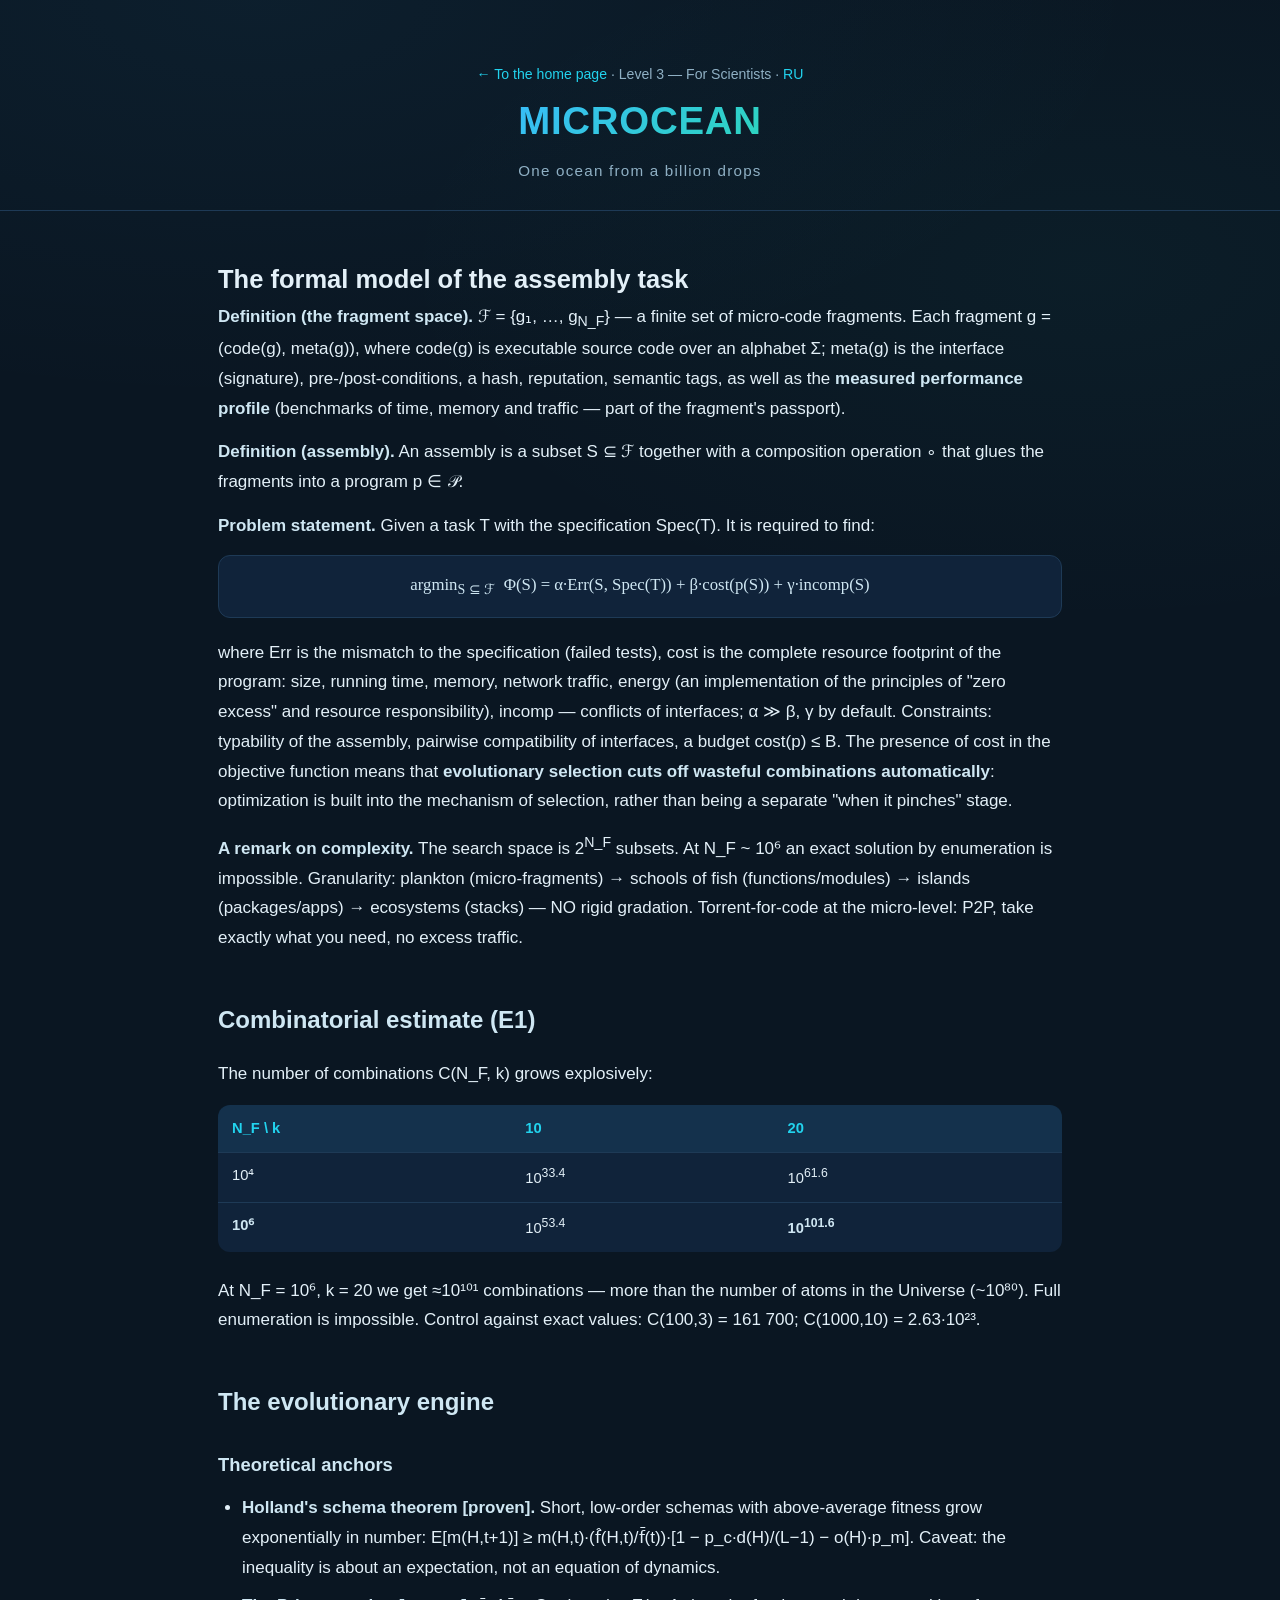
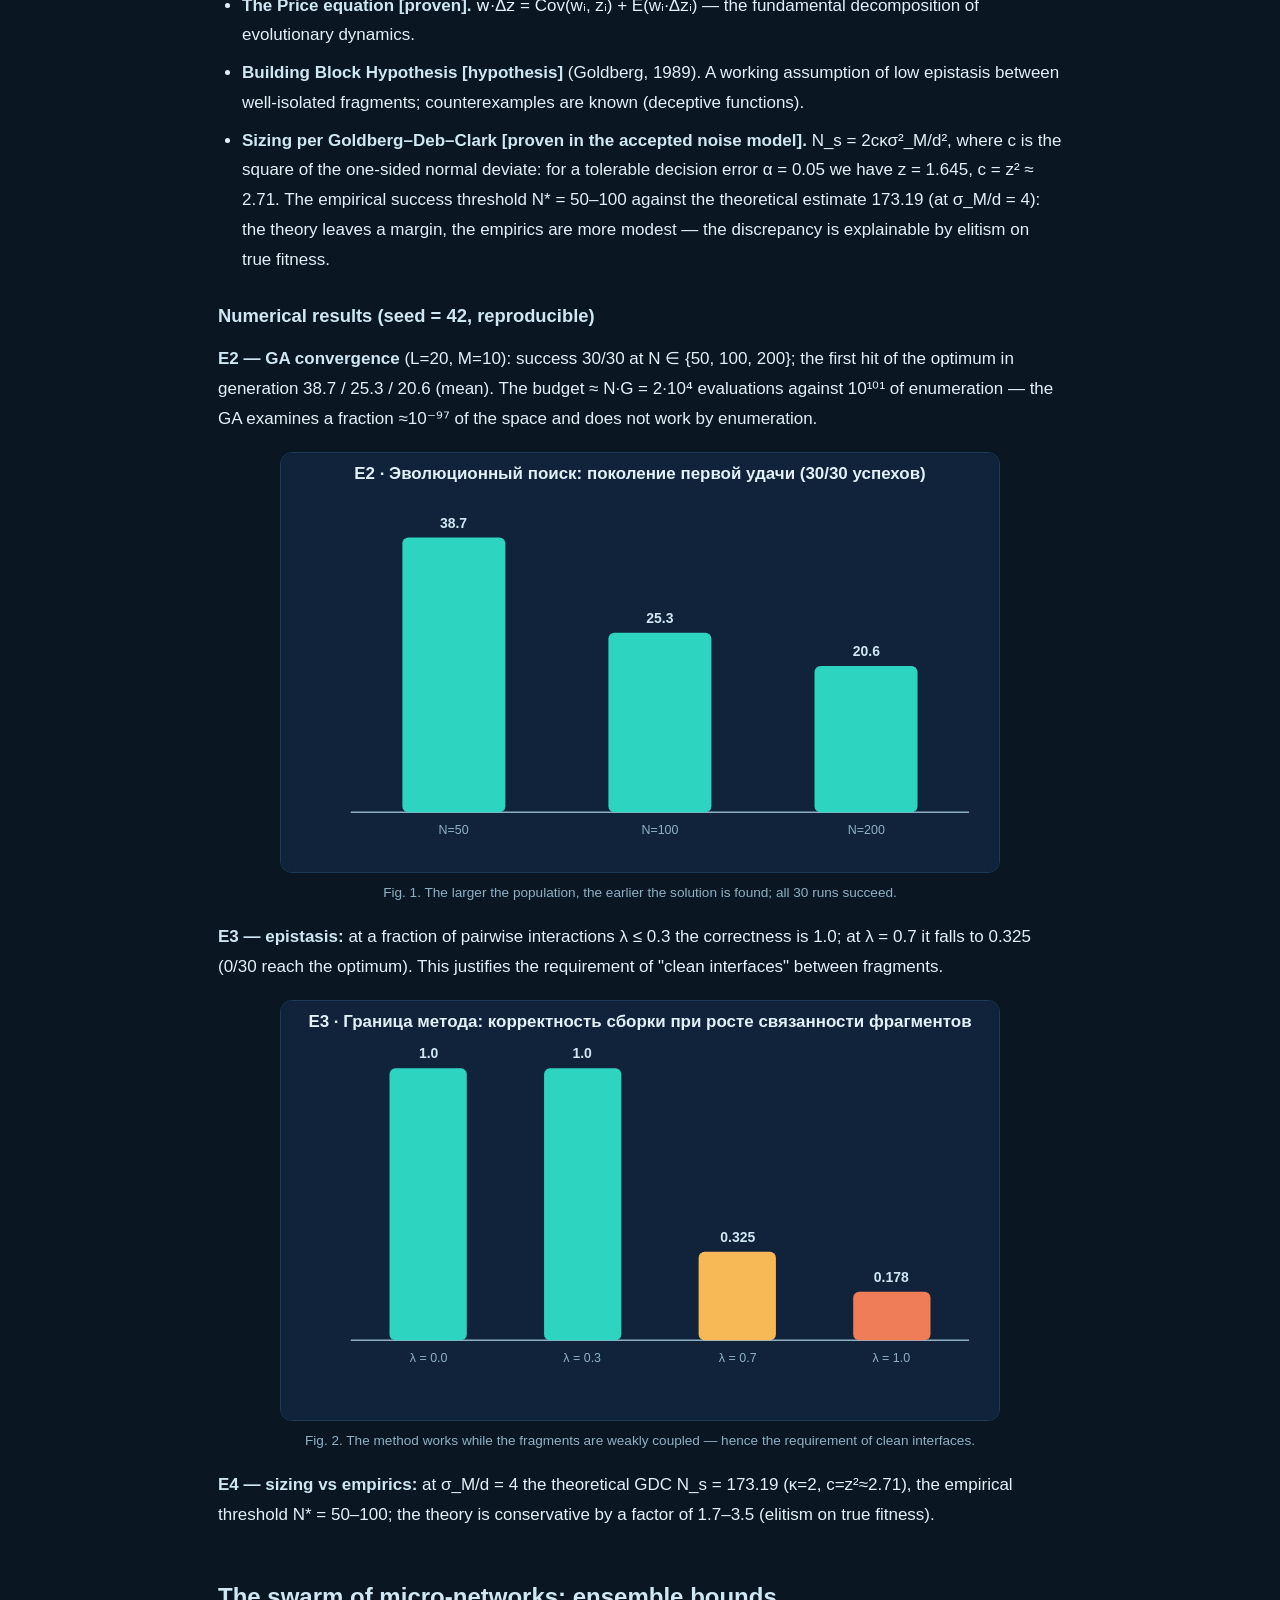
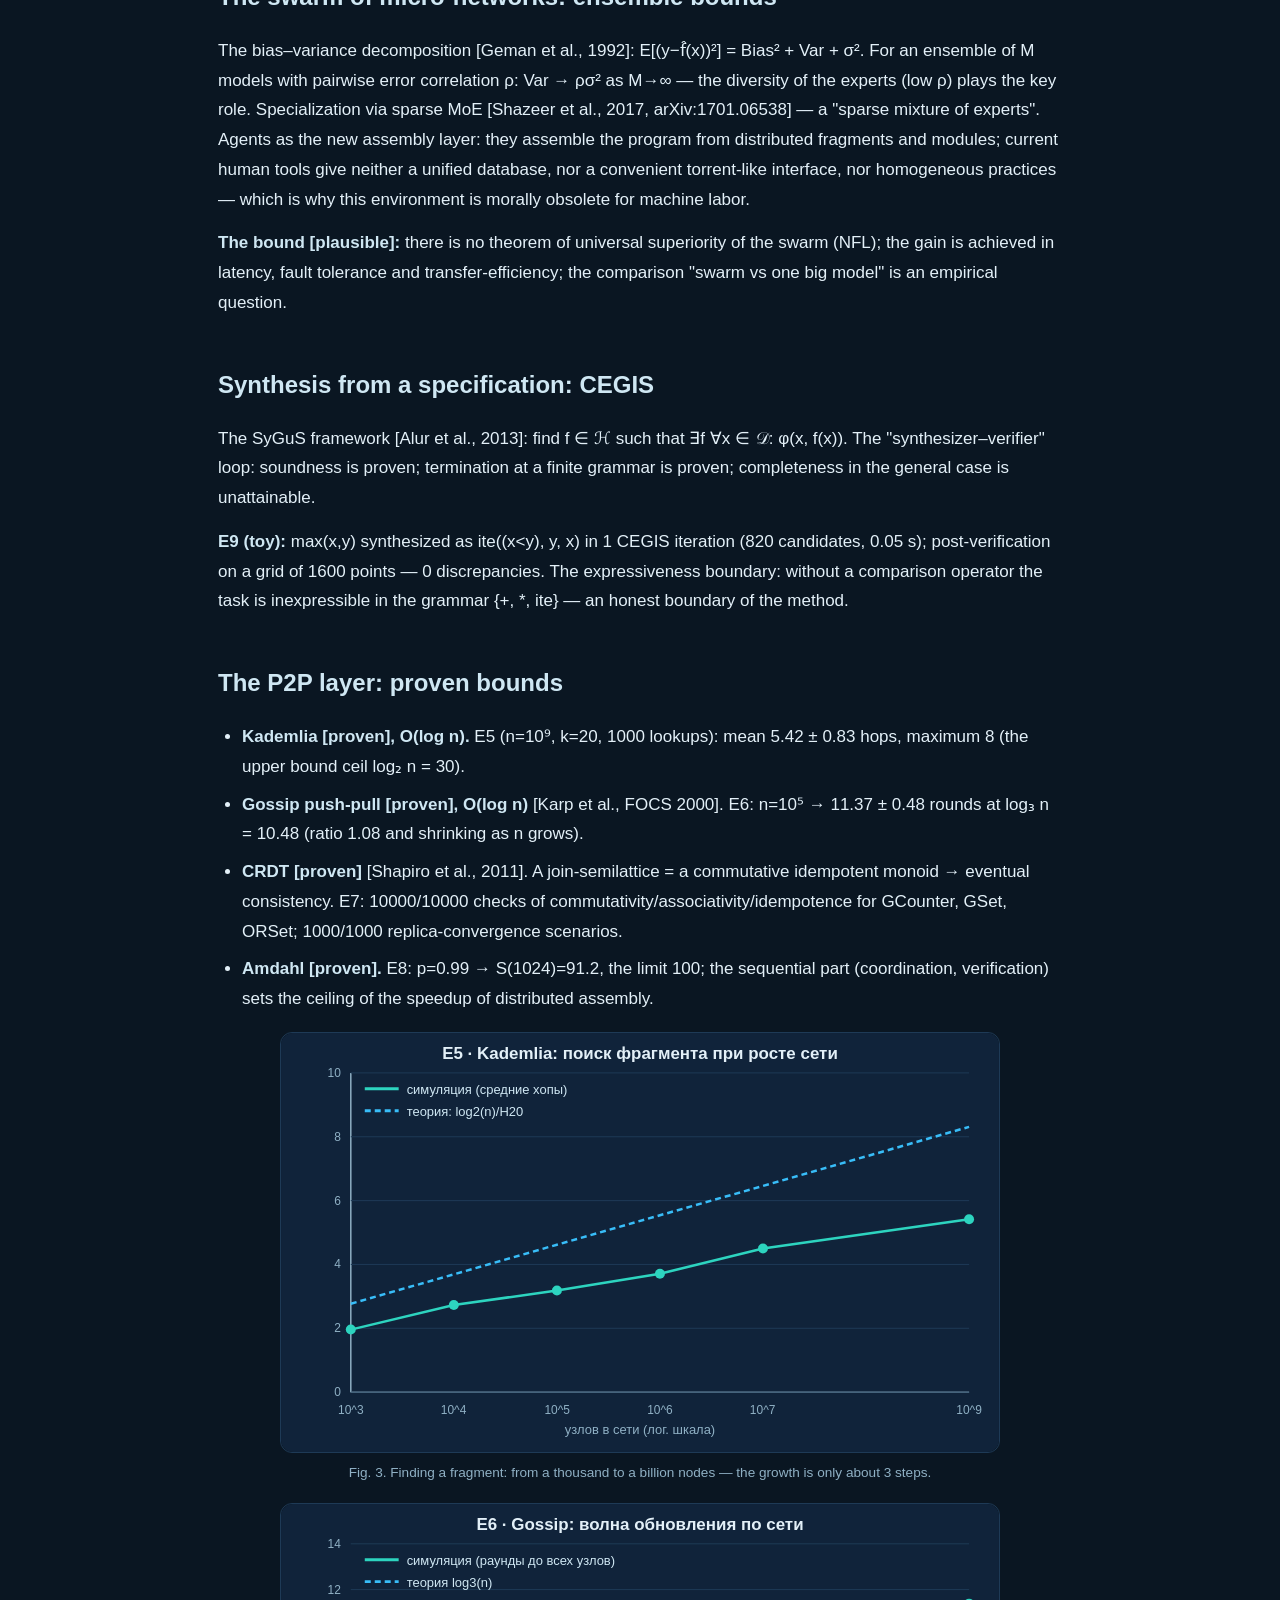
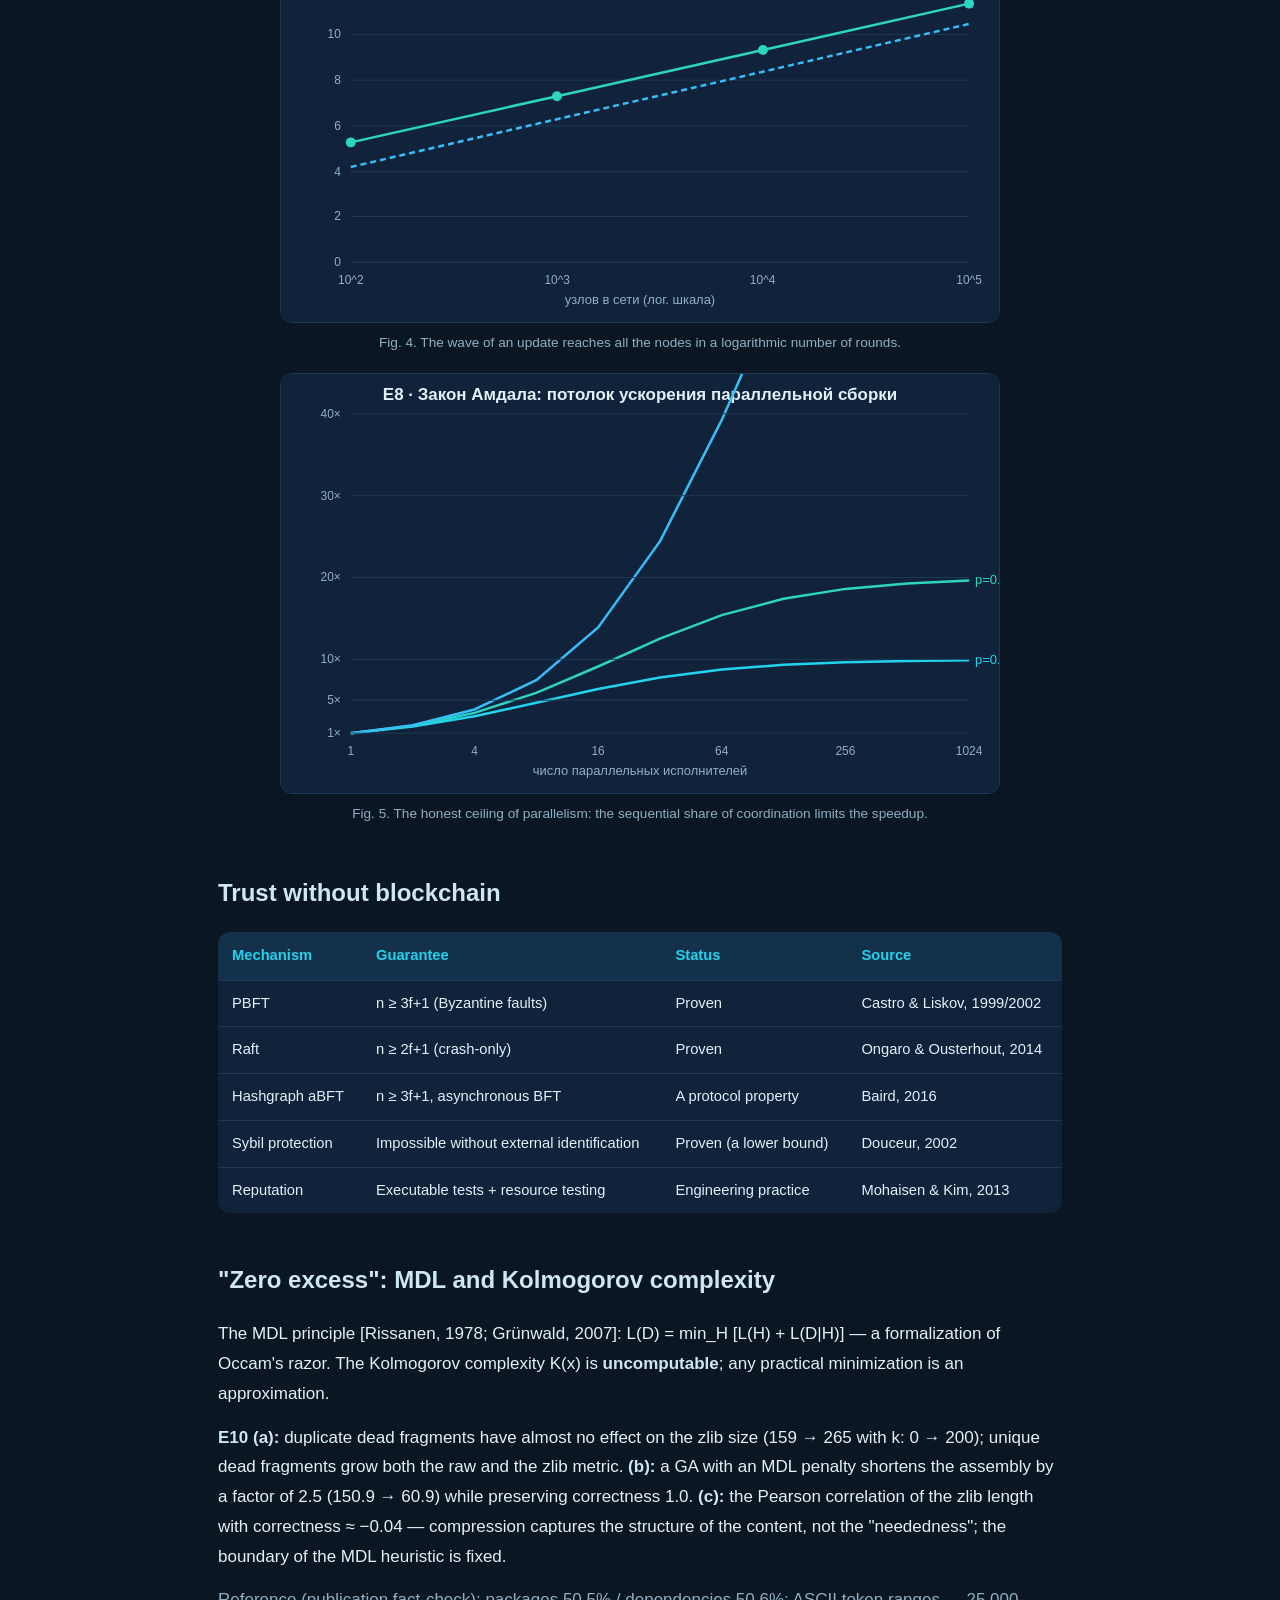
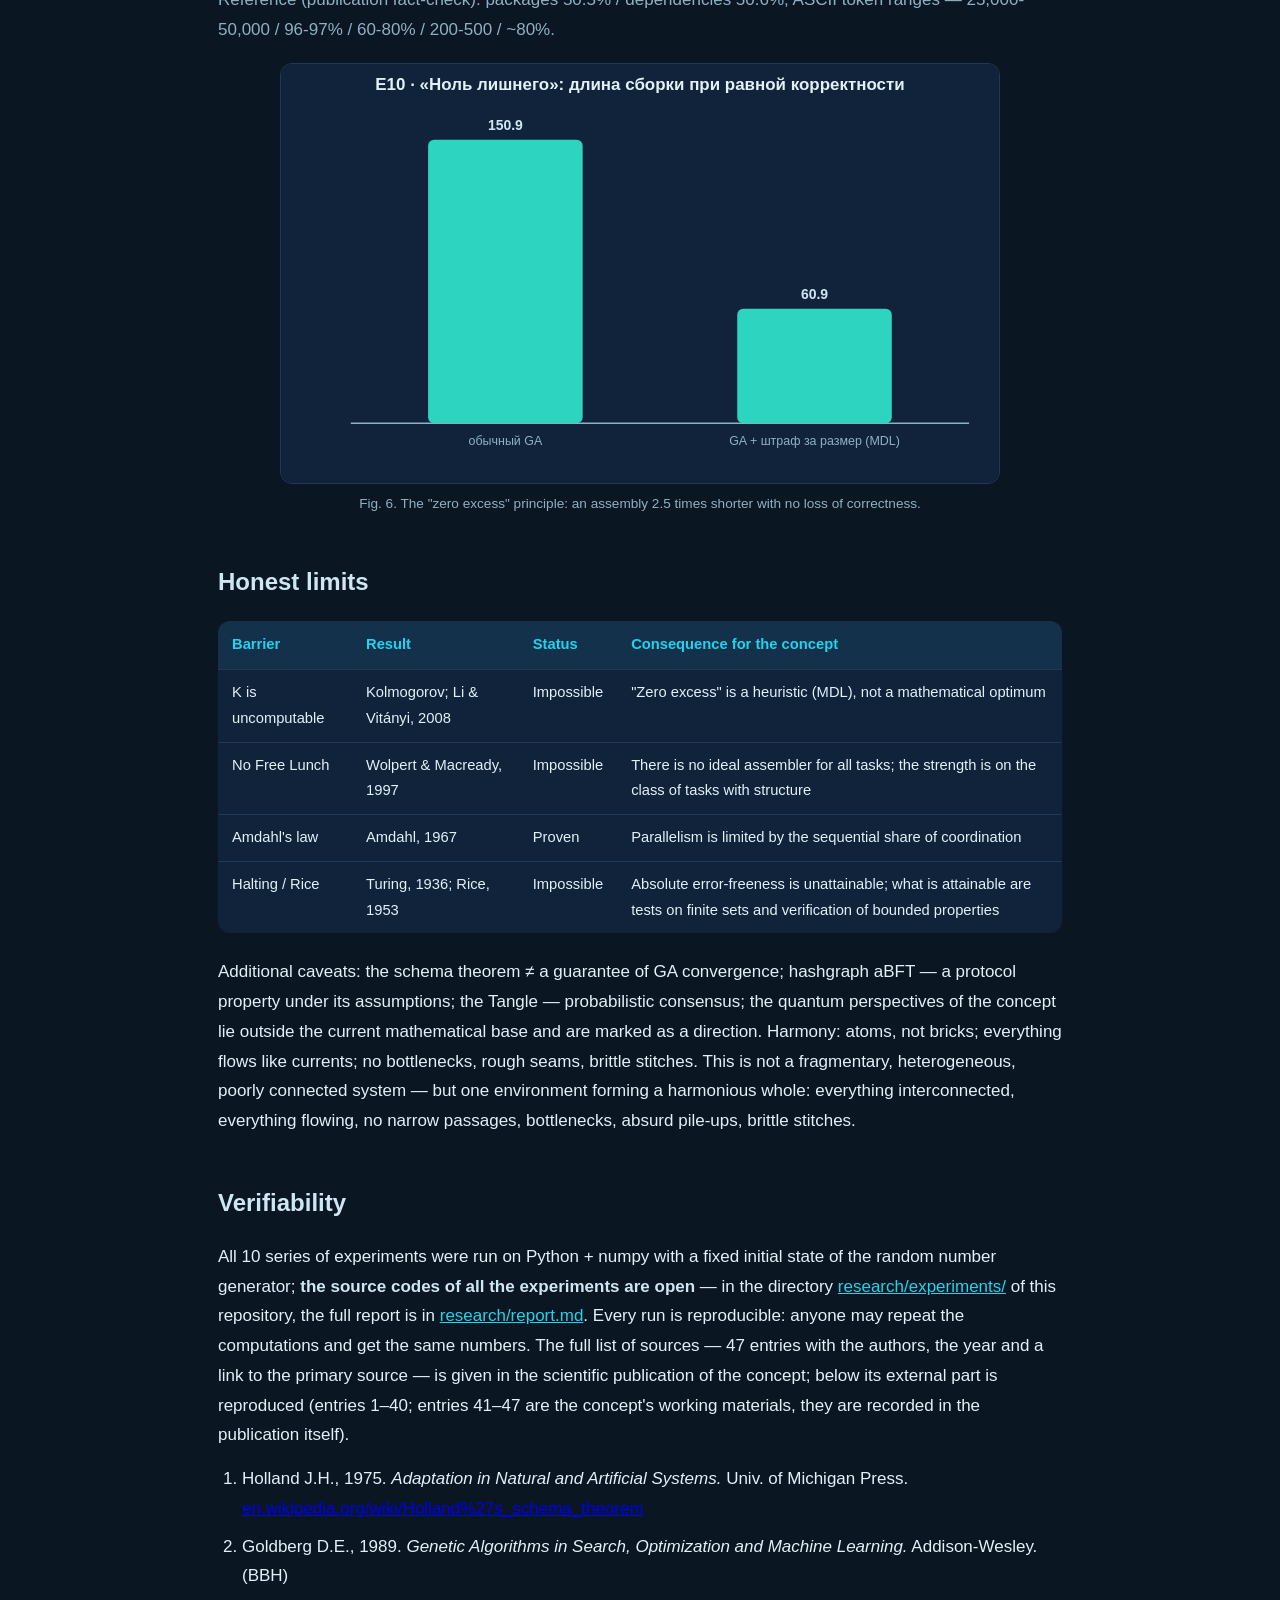
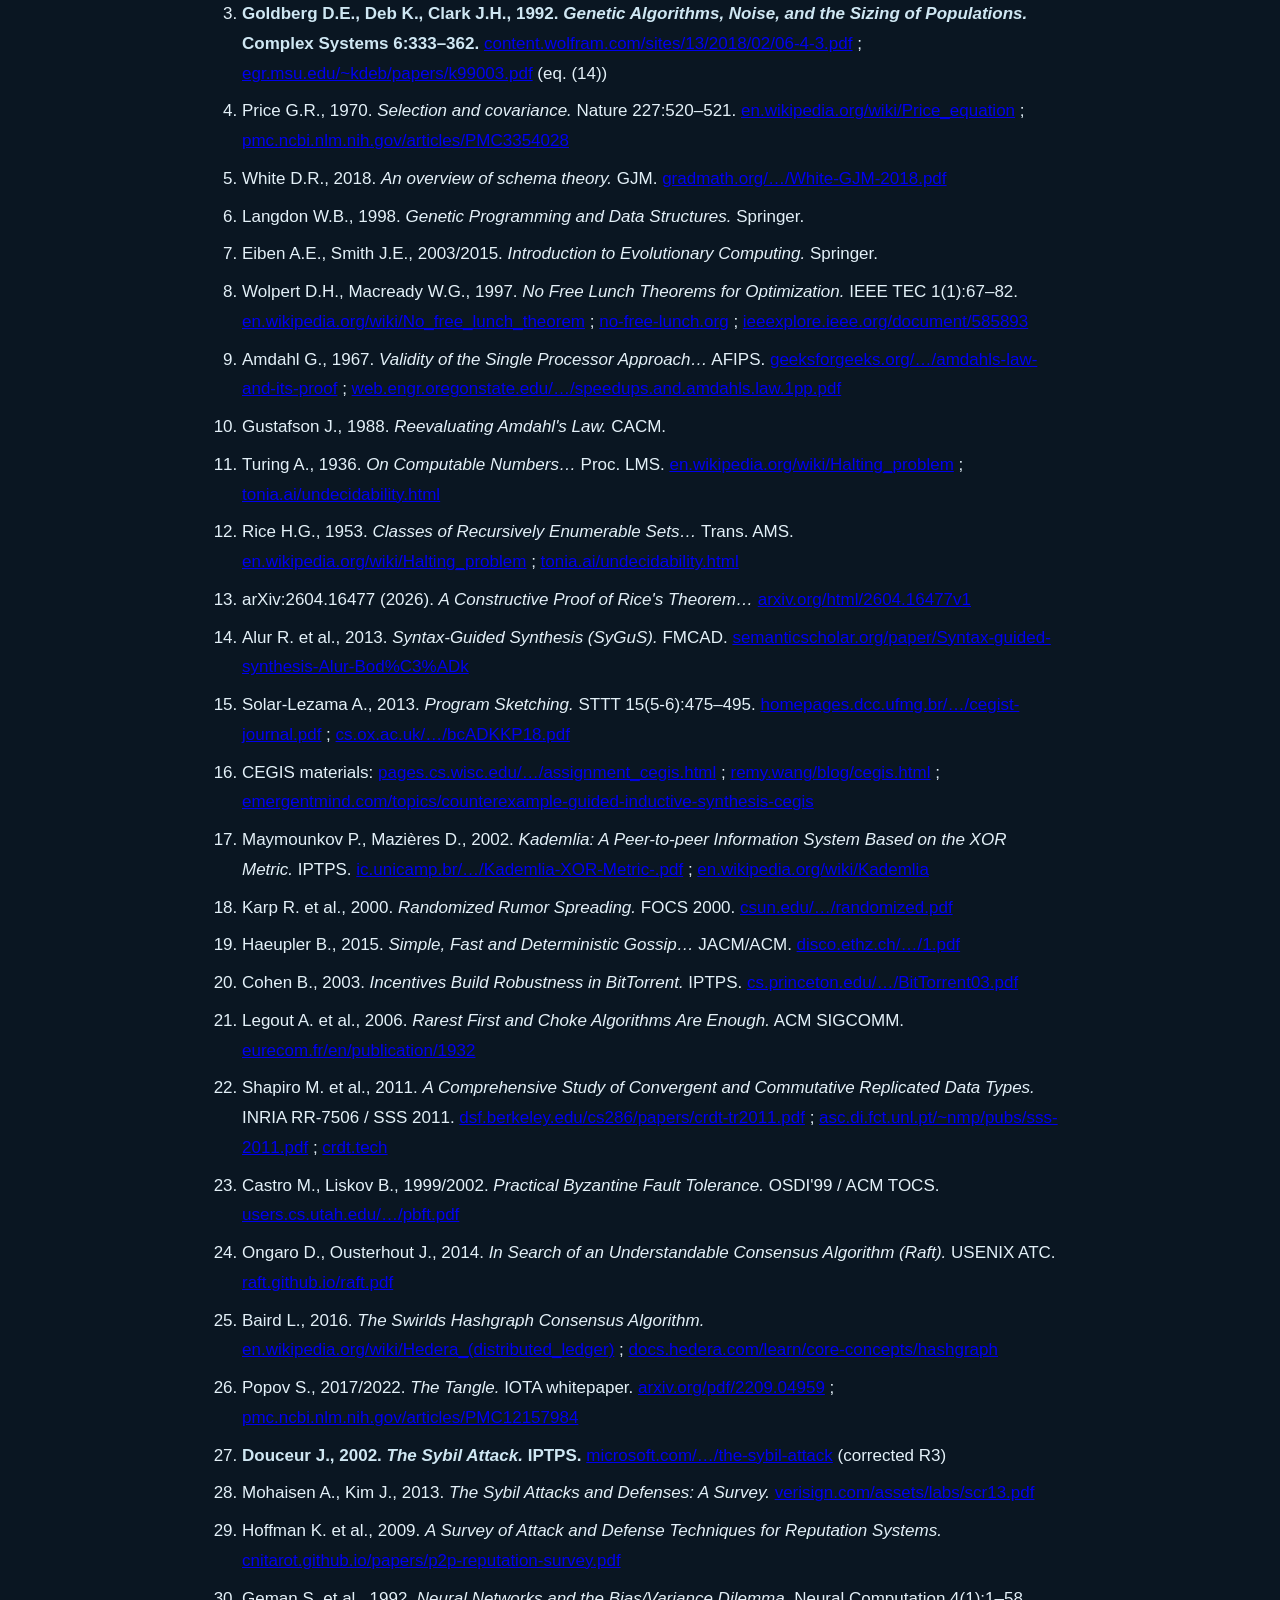
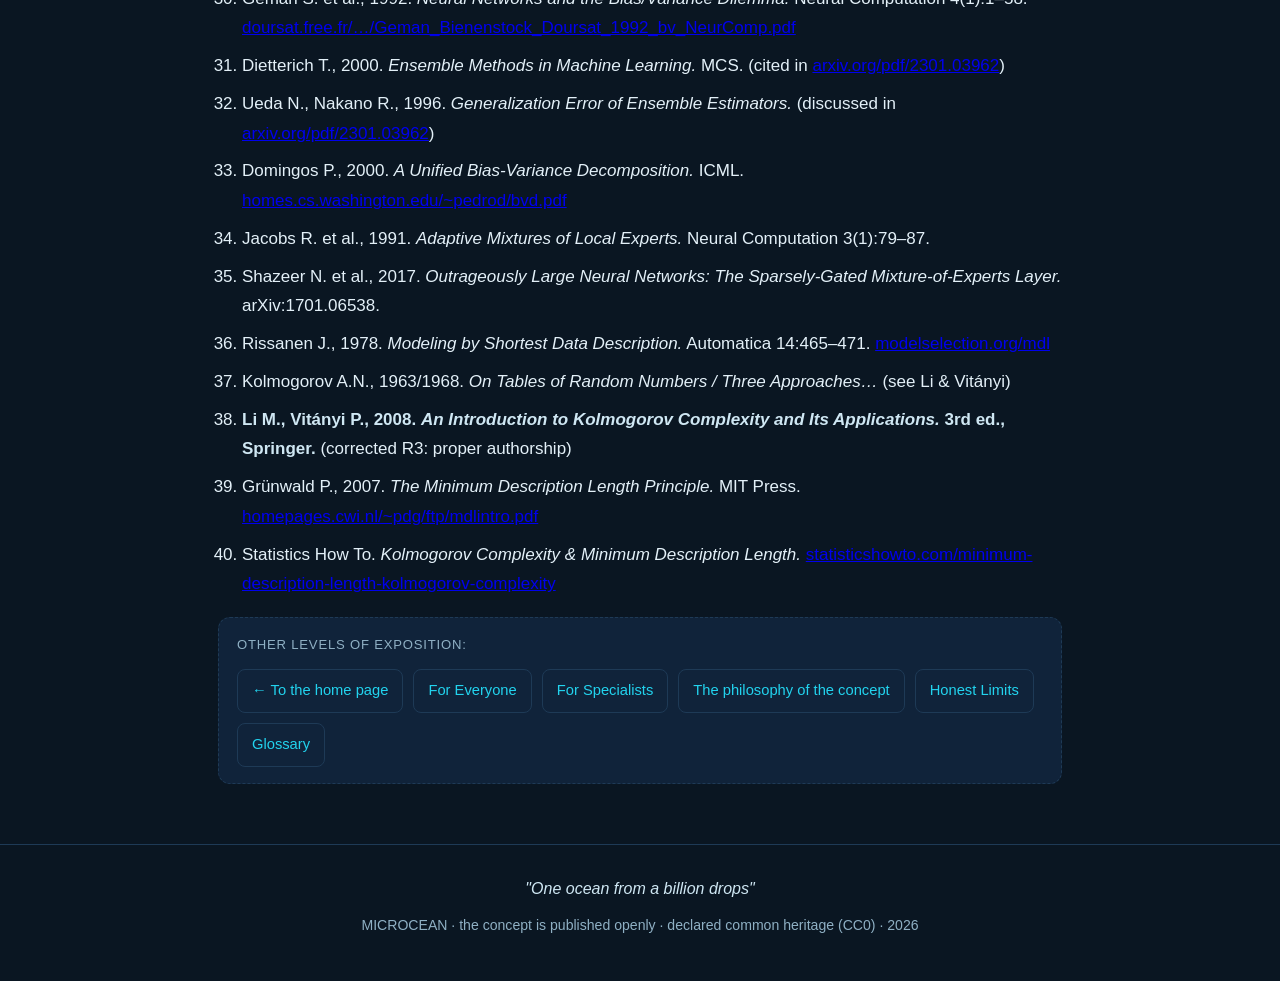
<file: en/scientists.html>
<!DOCTYPE html>
<html lang="en">
<head>
<meta charset="UTF-8">
<meta name="viewport" content="width=device-width, initial-scale=1.0">
<title>MICROCEAN — For Scientists</title>
<meta name="description" content="The formal model of Microcean, the mathematical apparatus and the numerical experiments E1–E10 with reproducible results and honest limits analysis.">
<meta name="theme-color" content="#0a1622">
<link rel="icon" href="../favicon.svg" type="image/svg+xml">
<link rel="stylesheet" href="../assets/style.css">
<meta property="og:type" content="website">
<meta property="og:title" content="MICROCEAN — For Scientists">
<meta property="og:description" content="The formal model of Microcean, the mathematical apparatus and the numerical experiments E1–E10 with reproducible results and honest limits analysis.">
<meta property="og:site_name" content="MICROCEAN">
<meta property="og:locale" content="en_US">
<meta property="og:image" content="https://dsconoiz.github.io/microcean/favicon.svg">
<meta property="og:url" content="https://dsconoiz.github.io/microcean/en/scientists.html">
<link rel="canonical" href="https://dsconoiz.github.io/microcean/en/scientists.html">
<meta name="twitter:card" content="summary">
</head>
<body>

<header class="site">
  <div class="container">
    <nav class="breadcrumb" aria-label="Breadcrumb"><a href="index.html">← To the home page</a> · Level 3 — For Scientists · <a href="../ru/uchenym.html">RU</a></nav>
    <a class="logo" href="index.html">MICROCEAN</a>
    <div class="logo-sub">One ocean from a billion drops</div>
  </div>
</header>

<main class="container">

<section id="model">
  <h1 class="section-title">The formal model of the assembly task</h1>
  <p><strong>Definition (the fragment space).</strong> ℱ = {g₁, …, g<sub>N_F</sub>} — a finite set of micro-code fragments. Each fragment g = (code(g), meta(g)), where code(g) is executable source code over an alphabet Σ; meta(g) is the interface (signature), pre-/post-conditions, a hash, reputation, semantic tags, as well as the <strong>measured performance profile</strong> (benchmarks of time, memory and traffic — part of the fragment's passport).</p>
  <p><strong>Definition (assembly).</strong> An assembly is a subset S ⊆ ℱ together with a composition operation ∘ that glues the fragments into a program p ∈ 𝒫.</p>
  <p><strong>Problem statement.</strong> Given a task T with the specification Spec(T). It is required to find:</p>
  <div class="formula">argmin<sub>S ⊆ ℱ</sub>&nbsp;&nbsp;Φ(S) = α·Err(S, Spec(T)) + β·cost(p(S)) + γ·incomp(S)</div>
  <p>where Err is the mismatch to the specification (failed tests), cost is the complete resource footprint of the program: size, running time, memory, network traffic, energy (an implementation of the principles of "zero excess" and resource responsibility), incomp — conflicts of interfaces; α ≫ β, γ by default. Constraints: typability of the assembly, pairwise compatibility of interfaces, a budget cost(p) ≤ B. The presence of cost in the objective function means that <strong>evolutionary selection cuts off wasteful combinations automatically</strong>: optimization is built into the mechanism of selection, rather than being a separate "when it pinches" stage.</p>
  <p><strong>A remark on complexity.</strong> The search space is 2<sup>N_F</sup> subsets. At N_F ~ 10⁶ an exact solution by enumeration is impossible. Granularity: plankton (micro-fragments) → schools of fish (functions/modules) → islands (packages/apps) → ecosystems (stacks) — NO rigid gradation. Torrent-for-code at the micro-level: P2P, take exactly what you need, no excess traffic.</p>
</section>

<section id="evidence">
  <h2 class="section-title">Combinatorial estimate (E1)</h2>
  <p>The number of combinations C(N_F, k) grows explosively:</p>
  <table class="data">
    <thead><tr><th>N_F \ k</th><th>10</th><th>20</th></tr></thead>
    <tbody>
      <tr><td>10⁴</td><td>10<sup>33.4</sup></td><td>10<sup>61.6</sup></td></tr>
      <tr><td><strong>10⁶</strong></td><td>10<sup>53.4</sup></td><td><strong>10<sup>101.6</sup></strong></td></tr>
    </tbody>
  </table>
  <p>At N_F = 10⁶, k = 20 we get ≈10¹⁰¹ combinations — more than the number of atoms in the Universe (~10⁸⁰). Full enumeration is impossible. Control against exact values: C(100,3) = 161 700; C(1000,10) = 2.63·10²³.</p>
</section>

<section id="evolution">
  <h2 class="section-title">The evolutionary engine</h2>
  <h3>Theoretical anchors</h3>
  <ul class="list">
    <li><strong>Holland's schema theorem [proven].</strong> Short, low-order schemas with above-average fitness grow exponentially in number: E[m(H,t+1)] ≥ m(H,t)·(f̂(H,t)/f̄(t))·[1 − p_c·d(H)/(L−1) − o(H)·p_m]. Caveat: the inequality is about an expectation, not an equation of dynamics.</li>
    <li><strong>The Price equation [proven].</strong> w̄·Δz̄ = Cov(wᵢ, zᵢ) + E(wᵢ·Δzᵢ) — the fundamental decomposition of evolutionary dynamics.</li>
    <li><strong>Building Block Hypothesis [hypothesis]</strong> (Goldberg, 1989). A working assumption of low epistasis between well-isolated fragments; counterexamples are known (deceptive functions).</li>
    <li><strong>Sizing per Goldberg–Deb–Clark [proven in the accepted noise model].</strong> N_s = 2cκσ²_M/d², where c is the square of the one-sided normal deviate: for a tolerable decision error α = 0.05 we have z = 1.645, c = z² ≈ 2.71. The empirical success threshold N* = 50–100 against the theoretical estimate 173.19 (at σ_M/d = 4): the theory leaves a margin, the empirics are more modest — the discrepancy is explainable by elitism on true fitness.</li>
  </ul>
  <h3>Numerical results (seed = 42, reproducible)</h3>
  <p><strong>E2 — GA convergence</strong> (L=20, M=10): success 30/30 at N ∈ {50, 100, 200}; the first hit of the optimum in generation 38.7 / 25.3 / 20.6 (mean). The budget ≈ N·G = 2·10⁴ evaluations against 10¹⁰¹ of enumeration — the GA examines a fraction ≈10⁻⁹⁷ of the space and does not work by enumeration.</p>
  <figure style="margin:18px 0;">
    <img src="../assets/charts/ga.svg" alt="E2: convergence of the genetic algorithm" style="width:100%;max-width:720px;display:block;margin:0 auto;border-radius:12px;border:1px solid var(--border);">
    <figcaption style="text-align:center;color:var(--text-dim);font-size:0.85rem;margin-top:8px;">Fig. 1. The larger the population, the earlier the solution is found; all 30 runs succeed.</figcaption>
  </figure>
  <p><strong>E3 — epistasis:</strong> at a fraction of pairwise interactions λ ≤ 0.3 the correctness is 1.0; at λ = 0.7 it falls to 0.325 (0/30 reach the optimum). This justifies the requirement of "clean interfaces" between fragments.</p>
  <figure style="margin:18px 0;">
    <img src="../assets/charts/epistasis.svg" alt="E3: the effect of fragment coupling on correctness" style="width:100%;max-width:720px;display:block;margin:0 auto;border-radius:12px;border:1px solid var(--border);">
    <figcaption style="text-align:center;color:var(--text-dim);font-size:0.85rem;margin-top:8px;">Fig. 2. The method works while the fragments are weakly coupled — hence the requirement of clean interfaces.</figcaption>
  </figure>
  <p><strong>E4 — sizing vs empirics:</strong> at σ_M/d = 4 the theoretical GDC N_s = 173.19 (κ=2, c=z²≈2.71), the empirical threshold N* = 50–100; the theory is conservative by a factor of 1.7–3.5 (elitism on true fitness).</p>
</section>

<section id="swarm">
  <h2 class="section-title">The swarm of micro-networks: ensemble bounds</h2>
  <p>The bias–variance decomposition [Geman et al., 1992]: E[(y−f̂(x))²] = Bias² + Var + σ². For an ensemble of M models with pairwise error correlation ρ: Var → ρσ² as M→∞ — the diversity of the experts (low ρ) plays the key role. Specialization via sparse MoE [Shazeer et al., 2017, arXiv:1701.06538] — a "sparse mixture of experts". Agents as the new assembly layer: they assemble the program from distributed fragments and modules; current human tools give neither a unified database, nor a convenient torrent-like interface, nor homogeneous practices — which is why this environment is morally obsolete for machine labor.</p>
  <p><strong>The bound [plausible]:</strong> there is no theorem of universal superiority of the swarm (NFL); the gain is achieved in latency, fault tolerance and transfer-efficiency; the comparison "swarm vs one big model" is an empirical question.</p>
</section>

<section id="cegis">
  <h2 class="section-title">Synthesis from a specification: CEGIS</h2>
  <p>The SyGuS framework [Alur et al., 2013]: find f ∈ ℋ such that ∃f ∀x ∈ 𝒟: φ(x, f(x)). The "synthesizer–verifier" loop: soundness is proven; termination at a finite grammar is proven; completeness in the general case is unattainable.</p>
  <p><strong>E9 (toy):</strong> max(x,y) synthesized as ite((x&lt;y), y, x) in 1 CEGIS iteration (820 candidates, 0.05 s); post-verification on a grid of 1600 points — 0 discrepancies. The expressiveness boundary: without a comparison operator the task is inexpressible in the grammar {+, *, ite} — an honest boundary of the method.</p>
</section>

<section id="p2p">
  <h2 class="section-title">The P2P layer: proven bounds</h2>
  <ul class="list">
    <li><strong>Kademlia [proven], O(log n).</strong> E5 (n=10⁹, k=20, 1000 lookups): mean 5.42 ± 0.83 hops, maximum 8 (the upper bound ceil log₂ n = 30).</li>
    <li><strong>Gossip push-pull [proven], O(log n)</strong> [Karp et al., FOCS 2000]. E6: n=10⁵ → 11.37 ± 0.48 rounds at log₃ n = 10.48 (ratio 1.08 and shrinking as n grows).</li>
    <li><strong>CRDT [proven]</strong> [Shapiro et al., 2011]. A join-semilattice = a commutative idempotent monoid → eventual consistency. E7: 10000/10000 checks of commutativity/associativity/idempotence for GCounter, GSet, ORSet; 1000/1000 replica-convergence scenarios.</li>
    <li><strong>Amdahl [proven].</strong> E8: p=0.99 → S(1024)=91.2, the limit 100; the sequential part (coordination, verification) sets the ceiling of the speedup of distributed assembly.</li>
  </ul>
  <figure style="margin:18px 0;">
    <img src="../assets/charts/kademlia.svg" alt="E5: Kademlia hops as the network grows" style="width:100%;max-width:720px;display:block;margin:0 auto;border-radius:12px;border:1px solid var(--border);">
    <figcaption style="text-align:center;color:var(--text-dim);font-size:0.85rem;margin-top:8px;">Fig. 3. Finding a fragment: from a thousand to a billion nodes — the growth is only about 3 steps.</figcaption>
  </figure>
  <figure style="margin:18px 0;">
    <img src="../assets/charts/gossip.svg" alt="E6: rounds of update propagation" style="width:100%;max-width:720px;display:block;margin:0 auto;border-radius:12px;border:1px solid var(--border);">
    <figcaption style="text-align:center;color:var(--text-dim);font-size:0.85rem;margin-top:8px;">Fig. 4. The wave of an update reaches all the nodes in a logarithmic number of rounds.</figcaption>
  </figure>
  <figure style="margin:18px 0;">
    <img src="../assets/charts/amdahl.svg" alt="E8: Amdahl curves for different shares of parallelism" style="width:100%;max-width:720px;display:block;margin:0 auto;border-radius:12px;border:1px solid var(--border);">
    <figcaption style="text-align:center;color:var(--text-dim);font-size:0.85rem;margin-top:8px;">Fig. 5. The honest ceiling of parallelism: the sequential share of coordination limits the speedup.</figcaption>
  </figure>
</section>

<section id="trust">
  <h2 class="section-title">Trust without blockchain</h2>
  <table class="data">
    <thead><tr><th>Mechanism</th><th>Guarantee</th><th>Status</th><th>Source</th></tr></thead>
    <tbody>
      <tr><td>PBFT</td><td>n ≥ 3f+1 (Byzantine faults)</td><td>Proven</td><td>Castro &amp; Liskov, 1999/2002</td></tr>
      <tr><td>Raft</td><td>n ≥ 2f+1 (crash-only)</td><td>Proven</td><td>Ongaro &amp; Ousterhout, 2014</td></tr>
      <tr><td>Hashgraph aBFT</td><td>n ≥ 3f+1, asynchronous BFT</td><td>A protocol property</td><td>Baird, 2016</td></tr>
      <tr><td>Sybil protection</td><td>Impossible without external identification</td><td>Proven (a lower bound)</td><td>Douceur, 2002</td></tr>
      <tr><td>Reputation</td><td>Executable tests + resource testing</td><td>Engineering practice</td><td>Mohaisen &amp; Kim, 2013</td></tr>
    </tbody>
  </table>
</section>

<section id="mdl">
  <h2 class="section-title">"Zero excess": MDL and Kolmogorov complexity</h2>
  <p>The MDL principle [Rissanen, 1978; Grünwald, 2007]: L(D) = min_H [L(H) + L(D|H)] — a formalization of Occam's razor. The Kolmogorov complexity K(x) is <strong>uncomputable</strong>; any practical minimization is an approximation.</p>
  <p><strong>E10 (a):</strong> duplicate dead fragments have almost no effect on the zlib size (159 → 265 with k: 0 → 200); unique dead fragments grow both the raw and the zlib metric. <strong>(b):</strong> a GA with an MDL penalty shortens the assembly by a factor of 2.5 (150.9 → 60.9) while preserving correctness 1.0. <strong>(c):</strong> the Pearson correlation of the zlib length with correctness ≈ −0.04 — compression captures the structure of the content, not the "neededness"; the boundary of the MDL heuristic is fixed.</p>
  <p class="dim">Reference (publication fact-check): packages 50.5% / dependencies 50.6%; ASCII token ranges — 25,000-50,000 / 96-97% / 60-80% / 200-500 / ~80%.</p>
  <figure style="margin:18px 0;">
    <img src="../assets/charts/mdl.svg" alt="E10: the assembly length with and without the MDL penalty" style="width:100%;max-width:720px;display:block;margin:0 auto;border-radius:12px;border:1px solid var(--border);">
    <figcaption style="text-align:center;color:var(--text-dim);font-size:0.85rem;margin-top:8px;">Fig. 6. The "zero excess" principle: an assembly 2.5 times shorter with no loss of correctness.</figcaption>
  </figure>
</section>

<section id="limits">
  <h2 class="section-title">Honest limits</h2>
  <table class="data">
    <thead><tr><th>Barrier</th><th>Result</th><th>Status</th><th>Consequence for the concept</th></tr></thead>
    <tbody>
      <tr><td>K is uncomputable</td><td>Kolmogorov; Li &amp; Vitányi, 2008</td><td>Impossible</td><td>"Zero excess" is a heuristic (MDL), not a mathematical optimum</td></tr>
      <tr><td>No Free Lunch</td><td>Wolpert &amp; Macready, 1997</td><td>Impossible</td><td>There is no ideal assembler for all tasks; the strength is on the class of tasks with structure</td></tr>
      <tr><td>Amdahl's law</td><td>Amdahl, 1967</td><td>Proven</td><td>Parallelism is limited by the sequential share of coordination</td></tr>
      <tr><td>Halting / Rice</td><td>Turing, 1936; Rice, 1953</td><td>Impossible</td><td>Absolute error-freeness is unattainable; what is attainable are tests on finite sets and verification of bounded properties</td></tr>
    </tbody>
  </table>
  <p>Additional caveats: the schema theorem ≠ a guarantee of GA convergence; hashgraph aBFT — a protocol property under its assumptions; the Tangle — probabilistic consensus; the quantum perspectives of the concept lie outside the current mathematical base and are marked as a direction. Harmony: atoms, not bricks; everything flows like currents; no bottlenecks, rough seams, brittle stitches. This is not a fragmentary, heterogeneous, poorly connected system — but one environment forming a harmonious whole: everything interconnected, everything flowing, no narrow passages, bottlenecks, absurd pile-ups, brittle stitches.</p>
</section>

<section id="sources">
  <h2 class="section-title">Verifiability</h2>
  <p>All 10 series of experiments were run on Python + numpy with a fixed initial state of the random number generator; <strong>the source codes of all the experiments are open</strong> — in the directory <a href="https://github.com/DScoNOIZ/microcean/tree/main/research/experiments" style="color:var(--accent2);">research/experiments/</a> of this repository, the full report is in <a href="../research/report.md" style="color:var(--accent2);">research/report.md</a>. Every run is reproducible: anyone may repeat the computations and get the same numbers. The full list of sources — 47 entries with the authors, the year and a link to the primary source — is given in the scientific publication of the concept; below its external part is reproduced (entries 1–40; entries 41–47 are the concept's working materials, they are recorded in the publication itself).</p>
  <ol class="list">
    <li>Holland J.H., 1975. <em>Adaptation in Natural and Artificial Systems.</em> Univ. of Michigan Press. <a href="https://en.wikipedia.org/wiki/Holland%27s_schema_theorem">en.wikipedia.org/wiki/Holland%27s_schema_theorem</a></li>
    <li>Goldberg D.E., 1989. <em>Genetic Algorithms in Search, Optimization and Machine Learning.</em> Addison-Wesley. (BBH)</li>
    <li><strong>Goldberg D.E., Deb K., Clark J.H., 1992. <em>Genetic Algorithms, Noise, and the Sizing of Populations.</em> Complex Systems 6:333–362.</strong> <a href="https://content.wolfram.com/sites/13/2018/02/06-4-3.pdf">content.wolfram.com/sites/13/2018/02/06-4-3.pdf</a> ; <a href="https://www.egr.msu.edu/~kdeb/papers/k99003.pdf">egr.msu.edu/~kdeb/papers/k99003.pdf</a> (eq. (14))</li>
    <li>Price G.R., 1970. <em>Selection and covariance.</em> Nature 227:520–521. <a href="https://en.wikipedia.org/wiki/Price_equation">en.wikipedia.org/wiki/Price_equation</a> ; <a href="https://pmc.ncbi.nlm.nih.gov/articles/PMC3354028/">pmc.ncbi.nlm.nih.gov/articles/PMC3354028</a></li>
    <li>White D.R., 2018. <em>An overview of schema theory.</em> GJM. <a href="https://gradmath.org/wp-content/uploads/2020/10/White-GJM-2018.pdf">gradmath.org/…/White-GJM-2018.pdf</a></li>
    <li>Langdon W.B., 1998. <em>Genetic Programming and Data Structures.</em> Springer.</li>
    <li>Eiben A.E., Smith J.E., 2003/2015. <em>Introduction to Evolutionary Computing.</em> Springer.</li>
    <li>Wolpert D.H., Macready W.G., 1997. <em>No Free Lunch Theorems for Optimization.</em> IEEE TEC 1(1):67–82. <a href="https://en.wikipedia.org/wiki/No_free_lunch_theorem">en.wikipedia.org/wiki/No_free_lunch_theorem</a> ; <a href="http://no-free-lunch.org">no-free-lunch.org</a> ; <a href="https://ieeexplore.ieee.org/document/585893">ieeexplore.ieee.org/document/585893</a></li>
    <li>Amdahl G., 1967. <em>Validity of the Single Processor Approach…</em> AFIPS. <a href="https://www.geeksforgeeks.org/computer-organization-architecture/computer-organization-amdahls-law-and-its-proof">geeksforgeeks.org/…/amdahls-law-and-its-proof</a> ; <a href="https://web.engr.oregonstate.edu/~mjb/cs575/Handouts/speedups.and.amdahls.law.1pp.pdf">web.engr.oregonstate.edu/…/speedups.and.amdahls.law.1pp.pdf</a></li>
    <li>Gustafson J., 1988. <em>Reevaluating Amdahl's Law.</em> CACM.</li>
    <li>Turing A., 1936. <em>On Computable Numbers…</em> Proc. LMS. <a href="https://en.wikipedia.org/wiki/Halting_problem">en.wikipedia.org/wiki/Halting_problem</a> ; <a href="https://tonia.ai/undecidability.html">tonia.ai/undecidability.html</a></li>
    <li>Rice H.G., 1953. <em>Classes of Recursively Enumerable Sets…</em> Trans. AMS. <a href="https://en.wikipedia.org/wiki/Halting_problem">en.wikipedia.org/wiki/Halting_problem</a> ; <a href="https://tonia.ai/undecidability.html">tonia.ai/undecidability.html</a></li>
    <li>arXiv:2604.16477 (2026). <em>A Constructive Proof of Rice's Theorem…</em> <a href="https://arxiv.org/html/2604.16477v1">arxiv.org/html/2604.16477v1</a></li>
    <li>Alur R. et al., 2013. <em>Syntax-Guided Synthesis (SyGuS).</em> FMCAD. <a href="https://www.semanticscholar.org/paper/Syntax-guided-synthesis-Alur-Bod%C3%ADk/f7ba81057c8ec4f1c039027232034143a5afe6bf">semanticscholar.org/paper/Syntax-guided-synthesis-Alur-Bod%C3%ADk</a></li>
    <li>Solar-Lezama A., 2013. <em>Program Sketching.</em> STTT 15(5-6):475–495. <a href="https://homepages.dcc.ufmg.br/~hbarbosa/papers/cegist-journal.pdf">homepages.dcc.ufmg.br/…/cegist-journal.pdf</a> ; <a href="https://www.cs.ox.ac.uk/people/alessandro.abate/publications/bcADKKP18.pdf">cs.ox.ac.uk/…/bcADKKP18.pdf</a></li>
    <li>CEGIS materials: <a href="https://pages.cs.wisc.edu/~qhu28/homework/assignment_cegis.html">pages.cs.wisc.edu/…/assignment_cegis.html</a> ; <a href="https://remy.wang/blog/cegis.html">remy.wang/blog/cegis.html</a> ; <a href="https://www.emergentmind.com/topics/counterexample-guided-inductive-synthesis-cegis">emergentmind.com/topics/counterexample-guided-inductive-synthesis-cegis</a></li>
    <li>Maymounkov P., Mazières D., 2002. <em>Kademlia: A Peer-to-peer Information System Based on the XOR Metric.</em> IPTPS. <a href="https://www.ic.unicamp.br/~bit/ensino/mo809_1s13/papers/P2P/Kademlia-%20A%20Peer-to-Peer%20Information%20System%20Based%20on%20the%20XOR%20Metric%20.pdf">ic.unicamp.br/…/Kademlia-XOR-Metric-.pdf</a> ; <a href="https://en.wikipedia.org/wiki/Kademlia">en.wikipedia.org/wiki/Kademlia</a></li>
    <li>Karp R. et al., 2000. <em>Randomized Rumor Spreading.</em> FOCS 2000. <a href="http://www.csun.edu/~jeffw/Semesters/2006Spring/COMP529/References/17.1/randomized.pdf">csun.edu/…/randomized.pdf</a></li>
    <li>Haeupler B., 2015. <em>Simple, Fast and Deterministic Gossip…</em> JACM/ACM. <a href="https://disco.ethz.ch/courses/fs14/seminar/paper/Klaus/1.pdf">disco.ethz.ch/…/1.pdf</a></li>
    <li>Cohen B., 2003. <em>Incentives Build Robustness in BitTorrent.</em> IPTPS. <a href="https://www.cs.princeton.edu/courses/archive/fall17/cos561/papers/BitTorrent03.pdf">cs.princeton.edu/…/BitTorrent03.pdf</a></li>
    <li>Legout A. et al., 2006. <em>Rarest First and Choke Algorithms Are Enough.</em> ACM SIGCOMM. <a href="https://www.eurecom.fr/en/publication/1932/download/ce-legoar-060213.pdf">eurecom.fr/en/publication/1932</a></li>
    <li>Shapiro M. et al., 2011. <em>A Comprehensive Study of Convergent and Commutative Replicated Data Types.</em> INRIA RR-7506 / SSS 2011. <a href="https://dsf.berkeley.edu/cs286/papers/crdt-tr2011.pdf">dsf.berkeley.edu/cs286/papers/crdt-tr2011.pdf</a> ; <a href="https://asc.di.fct.unl.pt/~nmp/pubs/sss-2011.pdf">asc.di.fct.unl.pt/~nmp/pubs/sss-2011.pdf</a> ; <a href="https://crdt.tech">crdt.tech</a></li>
    <li>Castro M., Liskov B., 1999/2002. <em>Practical Byzantine Fault Tolerance.</em> OSDI'99 / ACM TOCS. <a href="https://users.cs.utah.edu/~stutsman/cs6963/public/pbft.pdf">users.cs.utah.edu/…/pbft.pdf</a></li>
    <li>Ongaro D., Ousterhout J., 2014. <em>In Search of an Understandable Consensus Algorithm (Raft).</em> USENIX ATC. <a href="https://raft.github.io/raft.pdf">raft.github.io/raft.pdf</a></li>
    <li>Baird L., 2016. <em>The Swirlds Hashgraph Consensus Algorithm.</em> <a href="https://en.wikipedia.org/wiki/Hedera_(distributed_ledger)">en.wikipedia.org/wiki/Hedera_(distributed_ledger)</a> ; <a href="https://docs.hedera.com/learn/core-concepts/hashgraph">docs.hedera.com/learn/core-concepts/hashgraph</a></li>
    <li>Popov S., 2017/2022. <em>The Tangle.</em> IOTA whitepaper. <a href="https://arxiv.org/pdf/2209.04959">arxiv.org/pdf/2209.04959</a> ; <a href="https://pmc.ncbi.nlm.nih.gov/articles/PMC12157984">pmc.ncbi.nlm.nih.gov/articles/PMC12157984</a></li>
    <li><strong>Douceur J., 2002. <em>The Sybil Attack.</em> IPTPS.</strong> <a href="https://www.microsoft.com/en-us/research/publication/the-sybil-attack/">microsoft.com/…/the-sybil-attack</a> (corrected R3)</li>
    <li>Mohaisen A., Kim J., 2013. <em>The Sybil Attacks and Defenses: A Survey.</em> <a href="https://www.verisign.com/assets/labs/scr13.pdf">verisign.com/assets/labs/scr13.pdf</a></li>
    <li>Hoffman K. et al., 2009. <em>A Survey of Attack and Defense Techniques for Reputation Systems.</em> <a href="https://cnitarot.github.io/papers/p2p-reputation-survey.pdf">cnitarot.github.io/papers/p2p-reputation-survey.pdf</a></li>
    <li>Geman S. et al., 1992. <em>Neural Networks and the Bias/Variance Dilemma.</em> Neural Computation 4(1):1–58. <a href="http://doursat.free.fr/docs/Geman_Bienenstock_Doursat_1992_bv_NeurComp.pdf">doursat.free.fr/…/Geman_Bienenstock_Doursat_1992_bv_NeurComp.pdf</a></li>
    <li>Dietterich T., 2000. <em>Ensemble Methods in Machine Learning.</em> MCS. (cited in <a href="https://arxiv.org/pdf/2301.03962">arxiv.org/pdf/2301.03962</a>)</li>
    <li>Ueda N., Nakano R., 1996. <em>Generalization Error of Ensemble Estimators.</em> (discussed in <a href="https://arxiv.org/pdf/2301.03962">arxiv.org/pdf/2301.03962</a>)</li>
    <li>Domingos P., 2000. <em>A Unified Bias-Variance Decomposition.</em> ICML. <a href="https://homes.cs.washington.edu/~pedrod/bvd.pdf">homes.cs.washington.edu/~pedrod/bvd.pdf</a></li>
    <li>Jacobs R. et al., 1991. <em>Adaptive Mixtures of Local Experts.</em> Neural Computation 3(1):79–87.</li>
    <li>Shazeer N. et al., 2017. <em>Outrageously Large Neural Networks: The Sparsely-Gated Mixture-of-Experts Layer.</em> arXiv:1701.06538.</li>
    <li>Rissanen J., 1978. <em>Modeling by Shortest Data Description.</em> Automatica 14:465–471. <a href="http://www.modelselection.org/mdl">modelselection.org/mdl</a></li>
    <li>Kolmogorov A.N., 1963/1968. <em>On Tables of Random Numbers / Three Approaches…</em> (see Li &amp; Vitányi)</li>
    <li><strong>Li M., Vitányi P., 2008. <em>An Introduction to Kolmogorov Complexity and Its Applications.</em> 3rd ed., Springer.</strong> (corrected R3: proper authorship)</li>
    <li>Grünwald P., 2007. <em>The Minimum Description Length Principle.</em> MIT Press. <a href="https://homepages.cwi.nl/~pdg/ftp/mdlintro.pdf">homepages.cwi.nl/~pdg/ftp/mdlintro.pdf</a></li>
    <li>Statistics How To. <em>Kolmogorov Complexity &amp; Minimum Description Length.</em> <a href="https://www.statisticshowto.com/minimum-description-length-kolmogorov-complexity">statisticshowto.com/minimum-description-length-kolmogorov-complexity</a></li>
  </ol>
  <div class="level-links">
    <span class="lbl">Other levels of exposition:</span>
    <a href="index.html">← To the home page</a>
    <a href="for-everyone.html">For Everyone</a>
    <a href="specialists.html">For Specialists</a>
    <a href="philosophy.html">The philosophy of the concept</a>
    <a href="limits.html">Honest Limits</a>
    <a href="glossary.html">Glossary</a>
  </div>
</section>

</main>

<footer class="site">
  <div class="container">
    <div class="slogan">"One ocean from a billion drops"</div>
    <div>MICROCEAN · the concept is published openly · declared common heritage (CC0) · 2026</div>
  </div>
</footer>

</body>
</html>
</file>
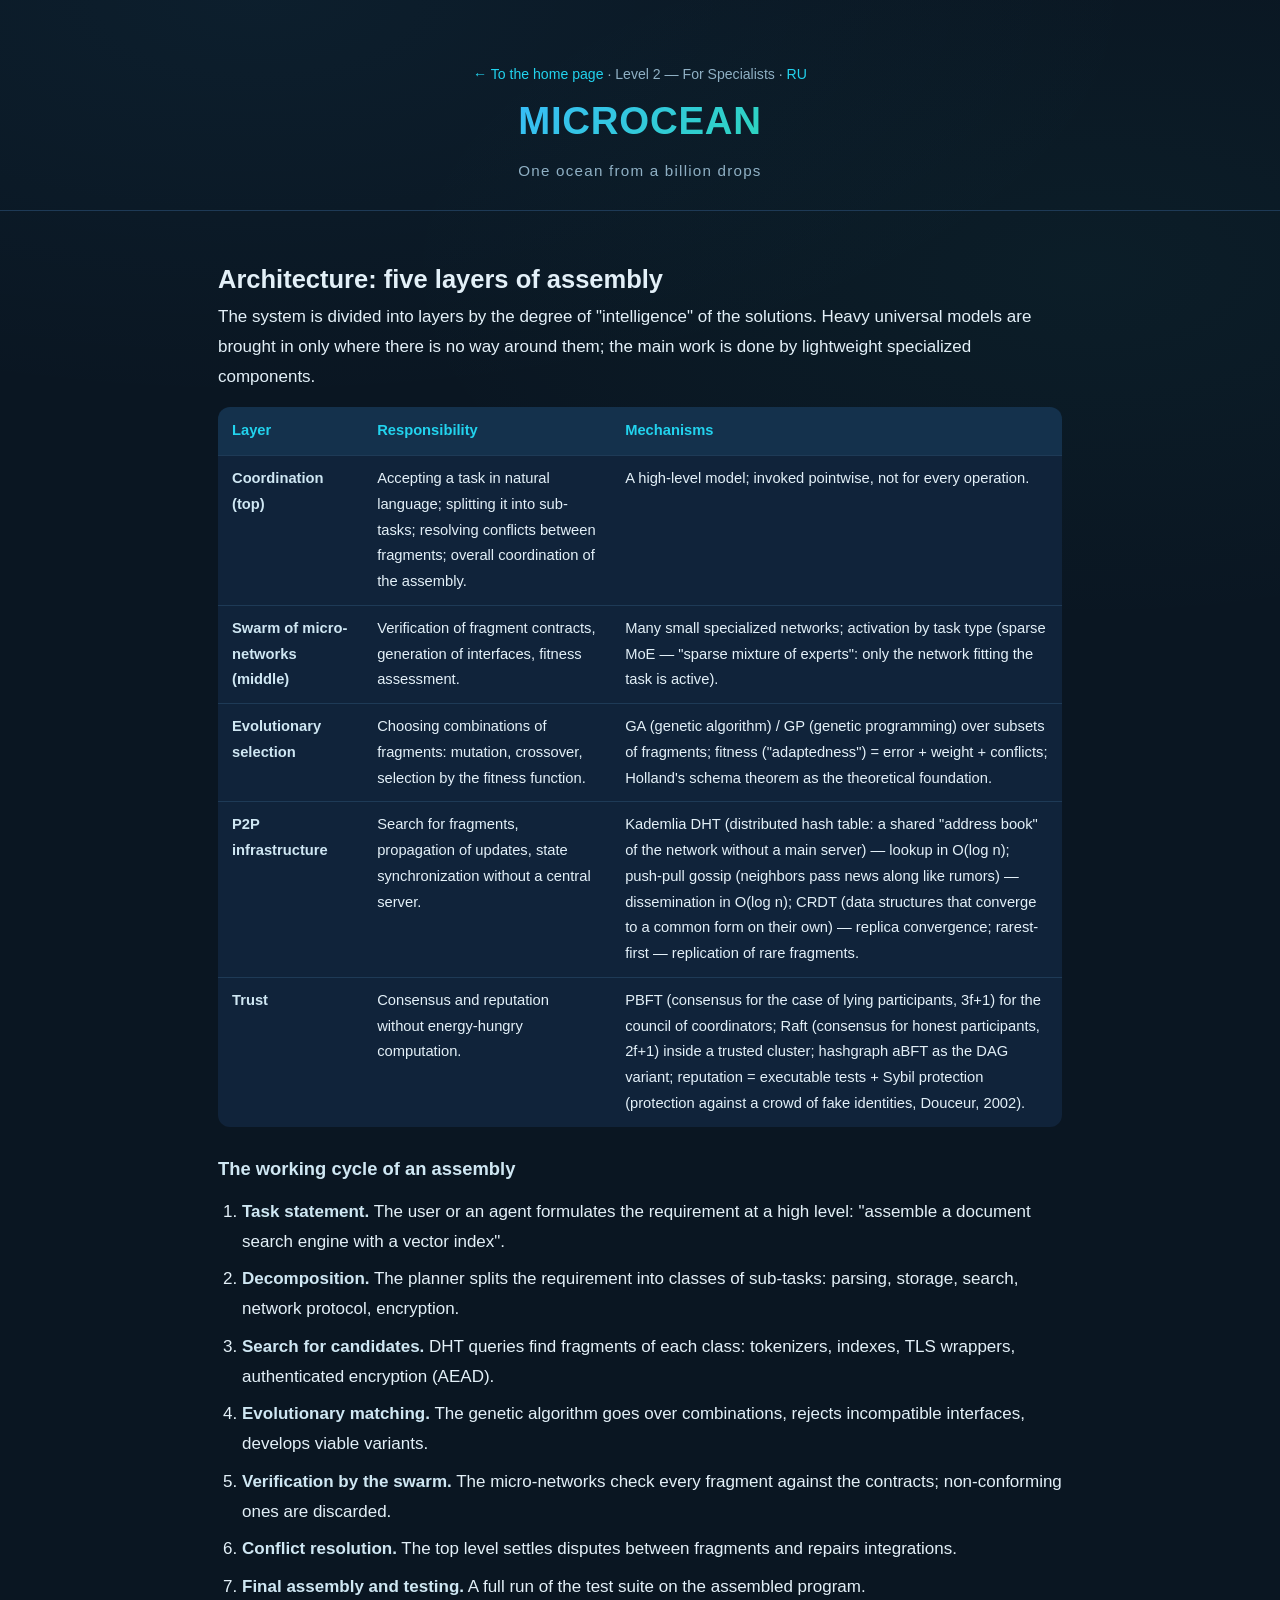
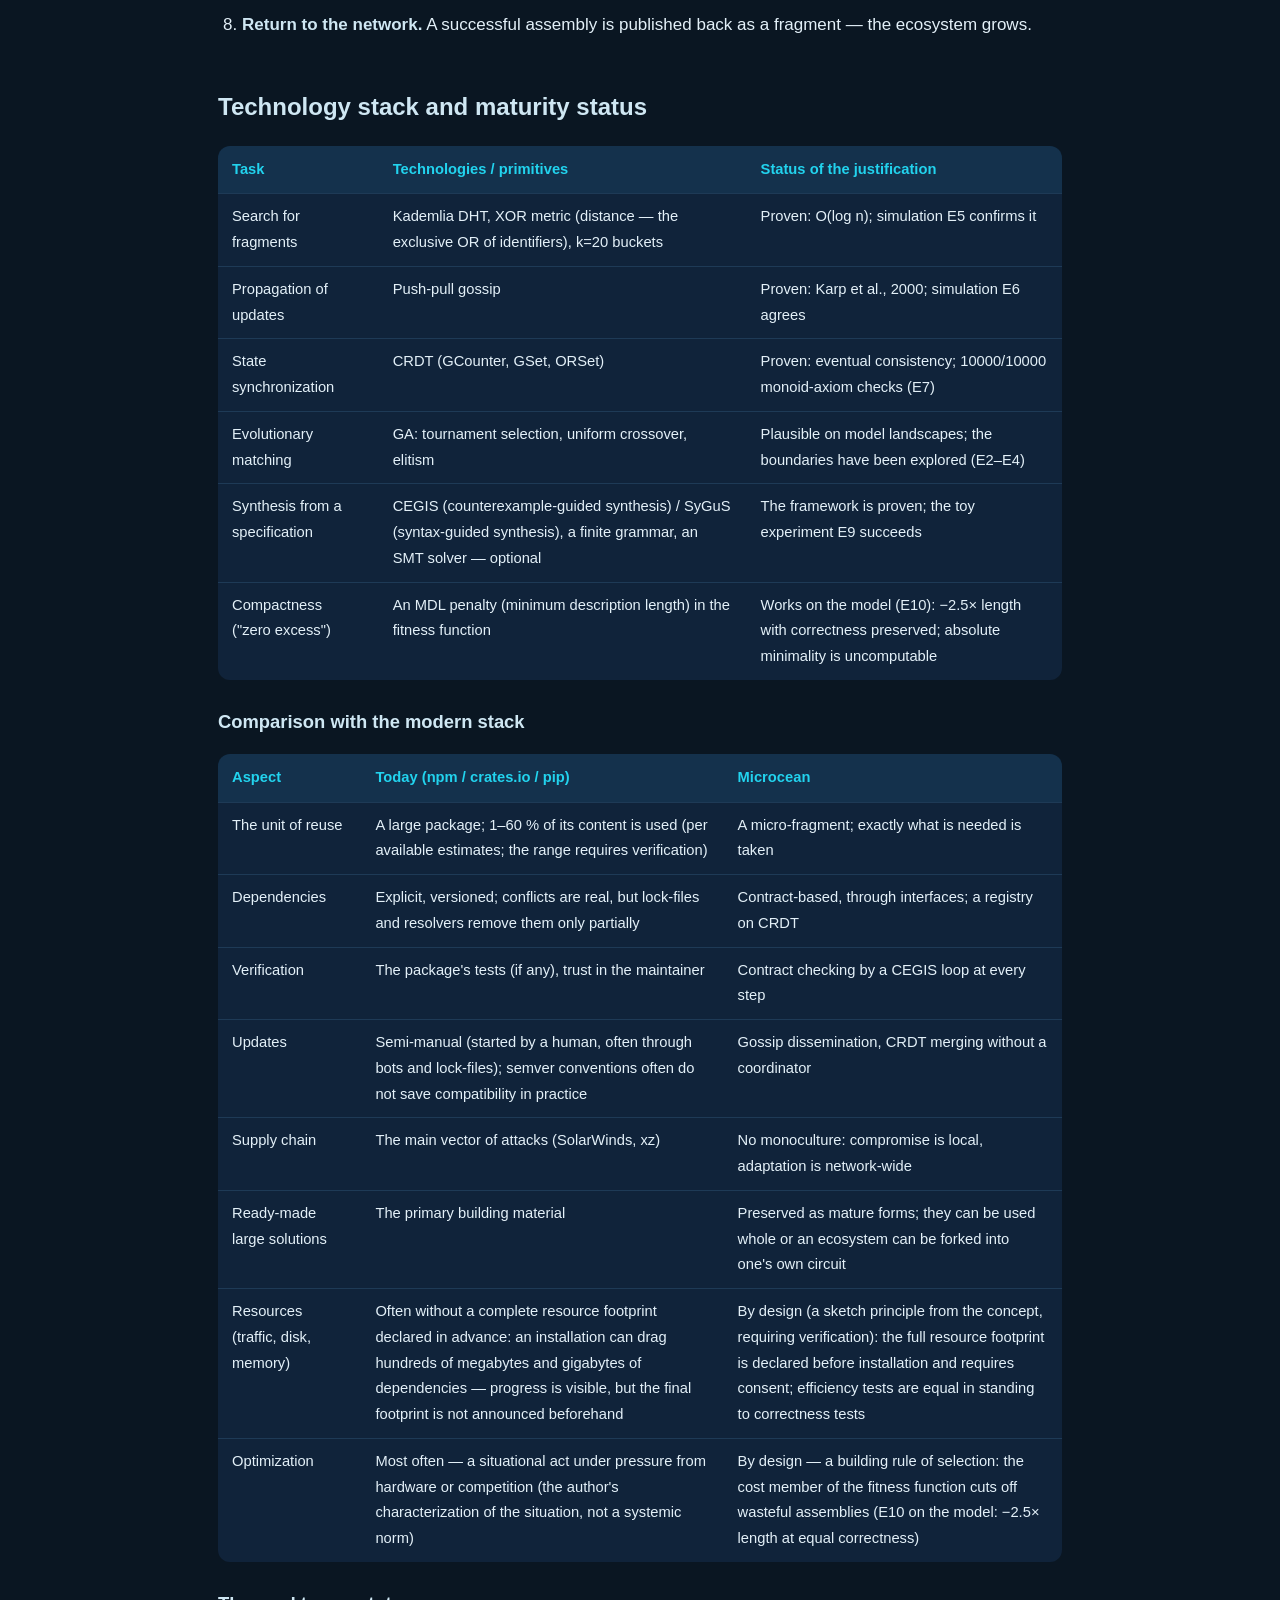
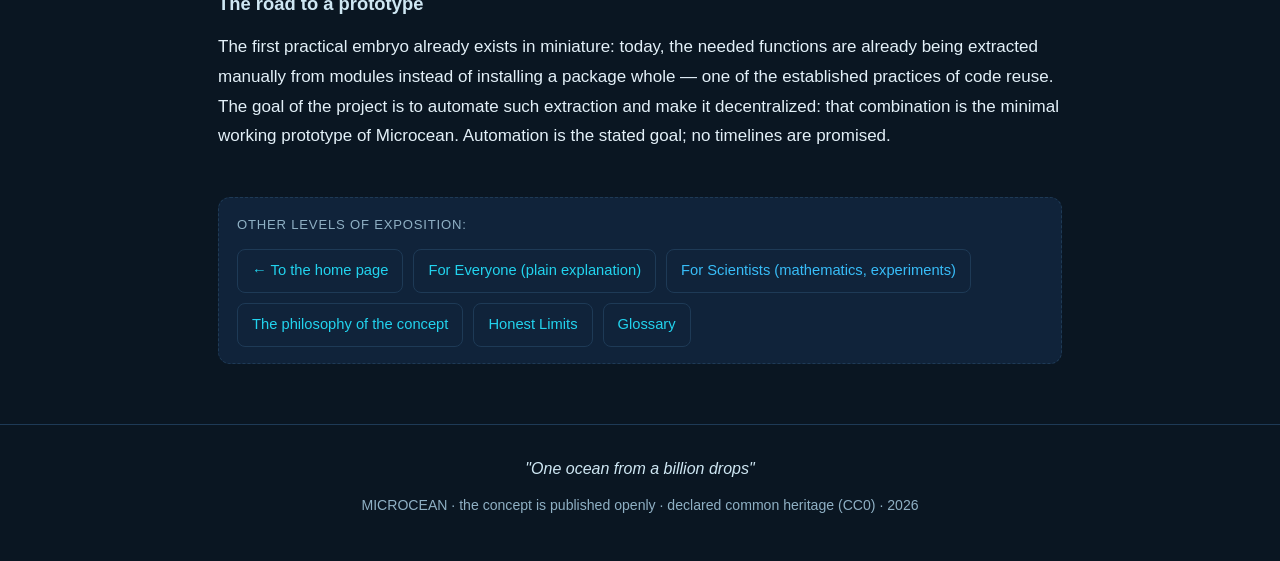
<file: en/specialists.html>
<!DOCTYPE html>
<html lang="en">
<head>
<meta charset="UTF-8">
<meta name="viewport" content="width=device-width, initial-scale=1.0">
<title>MICROCEAN — For Specialists</title>
<meta name="description" content="The architecture of Microcean: assembly layers, the working process, the technology stack and a comparison with the modern development stack.">
<meta name="theme-color" content="#0a1622">
<link rel="icon" href="../favicon.svg" type="image/svg+xml">
<link rel="stylesheet" href="../assets/style.css">
<meta property="og:type" content="website">
<meta property="og:title" content="MICROCEAN — For Specialists">
<meta property="og:description" content="The architecture of Microcean: assembly layers, the working process, the technology stack and a comparison with the modern development stack.">
<meta property="og:site_name" content="MICROCEAN">
<meta property="og:locale" content="en_US">
<meta property="og:image" content="https://dsconoiz.github.io/microcean/favicon.svg">
<meta property="og:url" content="https://dsconoiz.github.io/microcean/en/specialists.html">
<link rel="canonical" href="https://dsconoiz.github.io/microcean/en/specialists.html">
<meta name="twitter:card" content="summary">
</head>
<body>

<header class="site">
  <div class="container">
    <nav class="breadcrumb" aria-label="Breadcrumb"><a href="index.html">← To the home page</a> · Level 2 — For Specialists · <a href="../ru/specialistam.html">RU</a></nav>
    <a class="logo" href="index.html">MICROCEAN</a>
    <div class="logo-sub">One ocean from a billion drops</div>
  </div>
</header>

<main class="container">

<section id="architecture">
  <h1 class="section-title">Architecture: five layers of assembly</h1>
  <p>The system is divided into layers by the degree of "intelligence" of the solutions. Heavy universal models are brought in only where there is no way around them; the main work is done by lightweight specialized components.</p>
  <table class="data">
    <thead><tr><th>Layer</th><th>Responsibility</th><th>Mechanisms</th></tr></thead>
    <tbody>
      <tr>
        <td><strong>Coordination (top)</strong></td>
        <td>Accepting a task in natural language; splitting it into sub-tasks; resolving conflicts between fragments; overall coordination of the assembly.</td>
        <td>A high-level model; invoked pointwise, not for every operation.</td>
      </tr>
      <tr>
        <td><strong>Swarm of micro-networks (middle)</strong></td>
        <td>Verification of fragment contracts, generation of interfaces, fitness assessment.</td>
        <td>Many small specialized networks; activation by task type (sparse MoE — "sparse mixture of experts": only the network fitting the task is active).</td>
      </tr>
      <tr>
        <td><strong>Evolutionary selection</strong></td>
        <td>Choosing combinations of fragments: mutation, crossover, selection by the fitness function.</td>
        <td>GA (genetic algorithm) / GP (genetic programming) over subsets of fragments; fitness ("adaptedness") = error + weight + conflicts; Holland's schema theorem as the theoretical foundation.</td>
      </tr>
      <tr>
        <td><strong>P2P infrastructure</strong></td>
        <td>Search for fragments, propagation of updates, state synchronization without a central server.</td>
        <td>Kademlia DHT (distributed hash table: a shared "address book" of the network without a main server) — lookup in O(log n); push-pull gossip (neighbors pass news along like rumors) — dissemination in O(log n); CRDT (data structures that converge to a common form on their own) — replica convergence; rarest-first — replication of rare fragments.</td>
      </tr>
      <tr>
        <td><strong>Trust</strong></td>
        <td>Consensus and reputation without energy-hungry computation.</td>
        <td>PBFT (consensus for the case of lying participants, 3f+1) for the council of coordinators; Raft (consensus for honest participants, 2f+1) inside a trusted cluster; hashgraph aBFT as the DAG variant; reputation = executable tests + Sybil protection (protection against a crowd of fake identities, Douceur, 2002).</td>
      </tr>
    </tbody>
  </table>

  <h3 id="workflow">The working cycle of an assembly</h3>
  <ol class="list">
    <li><strong>Task statement.</strong> The user or an agent formulates the requirement at a high level: "assemble a document search engine with a vector index".</li>
    <li><strong>Decomposition.</strong> The planner splits the requirement into classes of sub-tasks: parsing, storage, search, network protocol, encryption.</li>
    <li><strong>Search for candidates.</strong> DHT queries find fragments of each class: tokenizers, indexes, TLS wrappers, authenticated encryption (AEAD).</li>
    <li><strong>Evolutionary matching.</strong> The genetic algorithm goes over combinations, rejects incompatible interfaces, develops viable variants.</li>
    <li><strong>Verification by the swarm.</strong> The micro-networks check every fragment against the contracts; non-conforming ones are discarded.</li>
    <li><strong>Conflict resolution.</strong> The top level settles disputes between fragments and repairs integrations.</li>
    <li><strong>Final assembly and testing.</strong> A full run of the test suite on the assembled program.</li>
    <li><strong>Return to the network.</strong> A successful assembly is published back as a fragment — the ecosystem grows.</li>
  </ol>
</section>

<section id="stack">
  <h2 class="section-title">Technology stack and maturity status</h2>
  <table class="data">
    <thead><tr><th>Task</th><th>Technologies / primitives</th><th>Status of the justification</th></tr></thead>
    <tbody>
      <tr><td>Search for fragments</td><td>Kademlia DHT, XOR metric (distance — the exclusive OR of identifiers), k=20 buckets</td><td>Proven: O(log n); simulation E5 confirms it</td></tr>
      <tr><td>Propagation of updates</td><td>Push-pull gossip</td><td>Proven: Karp et al., 2000; simulation E6 agrees</td></tr>
      <tr><td>State synchronization</td><td>CRDT (GCounter, GSet, ORSet)</td><td>Proven: eventual consistency; 10000/10000 monoid-axiom checks (E7)</td></tr>
      <tr><td>Evolutionary matching</td><td>GA: tournament selection, uniform crossover, elitism</td><td>Plausible on model landscapes; the boundaries have been explored (E2–E4)</td></tr>
      <tr><td>Synthesis from a specification</td><td>CEGIS (counterexample-guided synthesis) / SyGuS (syntax-guided synthesis), a finite grammar, an SMT solver — optional</td><td>The framework is proven; the toy experiment E9 succeeds</td></tr>
      <tr><td>Compactness ("zero excess")</td><td>An MDL penalty (minimum description length) in the fitness function</td><td>Works on the model (E10): −2.5× length with correctness preserved; absolute minimality is uncomputable</td></tr>    </tbody>
  </table>

  <h3 id="comparison">Comparison with the modern stack</h3>
  <table class="data">
    <thead><tr><th>Aspect</th><th>Today (npm / crates.io / pip)</th><th>Microcean</th></tr></thead>
    <tbody>
      <tr><td>The unit of reuse</td><td>A large package; 1–60 % of its content is used (per available estimates; the range requires verification)</td><td>A micro-fragment; exactly what is needed is taken</td></tr>
      <tr><td>Dependencies</td><td>Explicit, versioned; conflicts are real, but lock-files and resolvers remove them only partially</td><td>Contract-based, through interfaces; a registry on CRDT</td></tr>
      <tr><td>Verification</td><td>The package's tests (if any), trust in the maintainer</td><td>Contract checking by a CEGIS loop at every step</td></tr>
      <tr><td>Updates</td><td>Semi-manual (started by a human, often through bots and lock-files); semver conventions often do not save compatibility in practice</td><td>Gossip dissemination, CRDT merging without a coordinator</td></tr>
      <tr><td>Supply chain</td><td>The main vector of attacks (SolarWinds, xz)</td><td>No monoculture: compromise is local, adaptation is network-wide</td></tr>
      <tr><td>Ready-made large solutions</td><td>The primary building material</td><td>Preserved as mature forms; they can be used whole or an ecosystem can be forked into one's own circuit</td></tr>
      <tr><td>Resources (traffic, disk, memory)</td><td>Often without a complete resource footprint declared in advance: an installation can drag hundreds of megabytes and gigabytes of dependencies — progress is visible, but the final footprint is not announced beforehand</td><td>By design (a sketch principle from the concept, requiring verification): the full resource footprint is declared before installation and requires consent; efficiency tests are equal in standing to correctness tests</td></tr>
      <tr><td>Optimization</td><td>Most often — a situational act under pressure from hardware or competition (the author's characterization of the situation, not a systemic norm)</td><td>By design — a building rule of selection: the cost member of the fitness function cuts off wasteful assemblies (E10 on the model: −2.5× length at equal correctness)</td></tr>    </tbody>
  </table>

  <h3 id="prototype">The road to a prototype</h3>
  <p>The first practical embryo already exists in miniature: today, the needed functions are already being extracted manually from modules instead of installing a package whole — one of the established practices of code reuse. The goal of the project is to automate such extraction and make it decentralized: that combination is the minimal working prototype of Microcean. Automation is the stated goal; no timelines are promised.</p>
</section>

<section id="next">
  <div class="level-links">
    <span class="lbl">Other levels of exposition:</span>
    <a href="index.html">← To the home page</a>
    <a href="for-everyone.html">For Everyone (plain explanation)</a>
    <a class="lv3" href="scientists.html">For Scientists (mathematics, experiments)</a>
    <a href="philosophy.html">The philosophy of the concept</a>
    <a href="limits.html">Honest Limits</a>
    <a href="glossary.html">Glossary</a>
  </div>
</section>

</main>

<footer class="site">
  <div class="container">
    <div class="slogan">"One ocean from a billion drops"</div>
    <div>MICROCEAN · the concept is published openly · declared common heritage (CC0) · 2026</div>
  </div>
</footer>

</body>
</html>
</file>
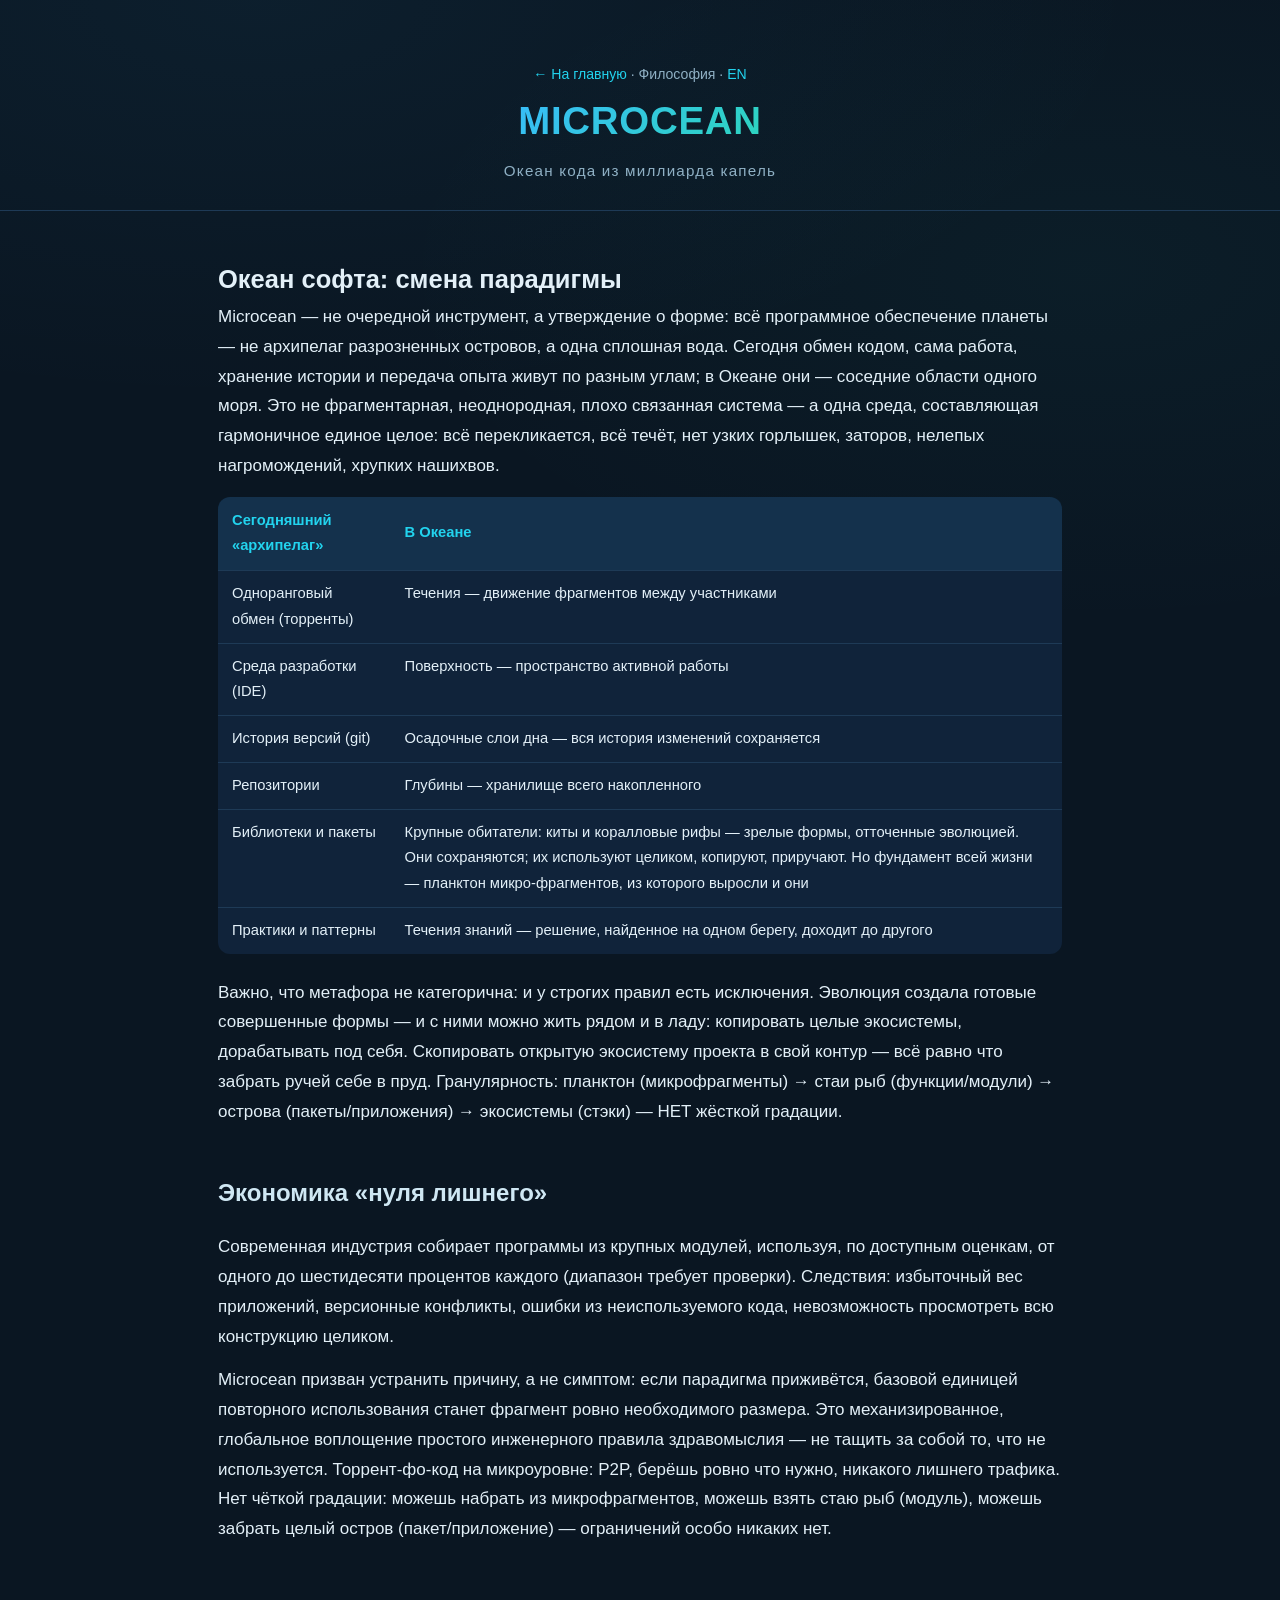
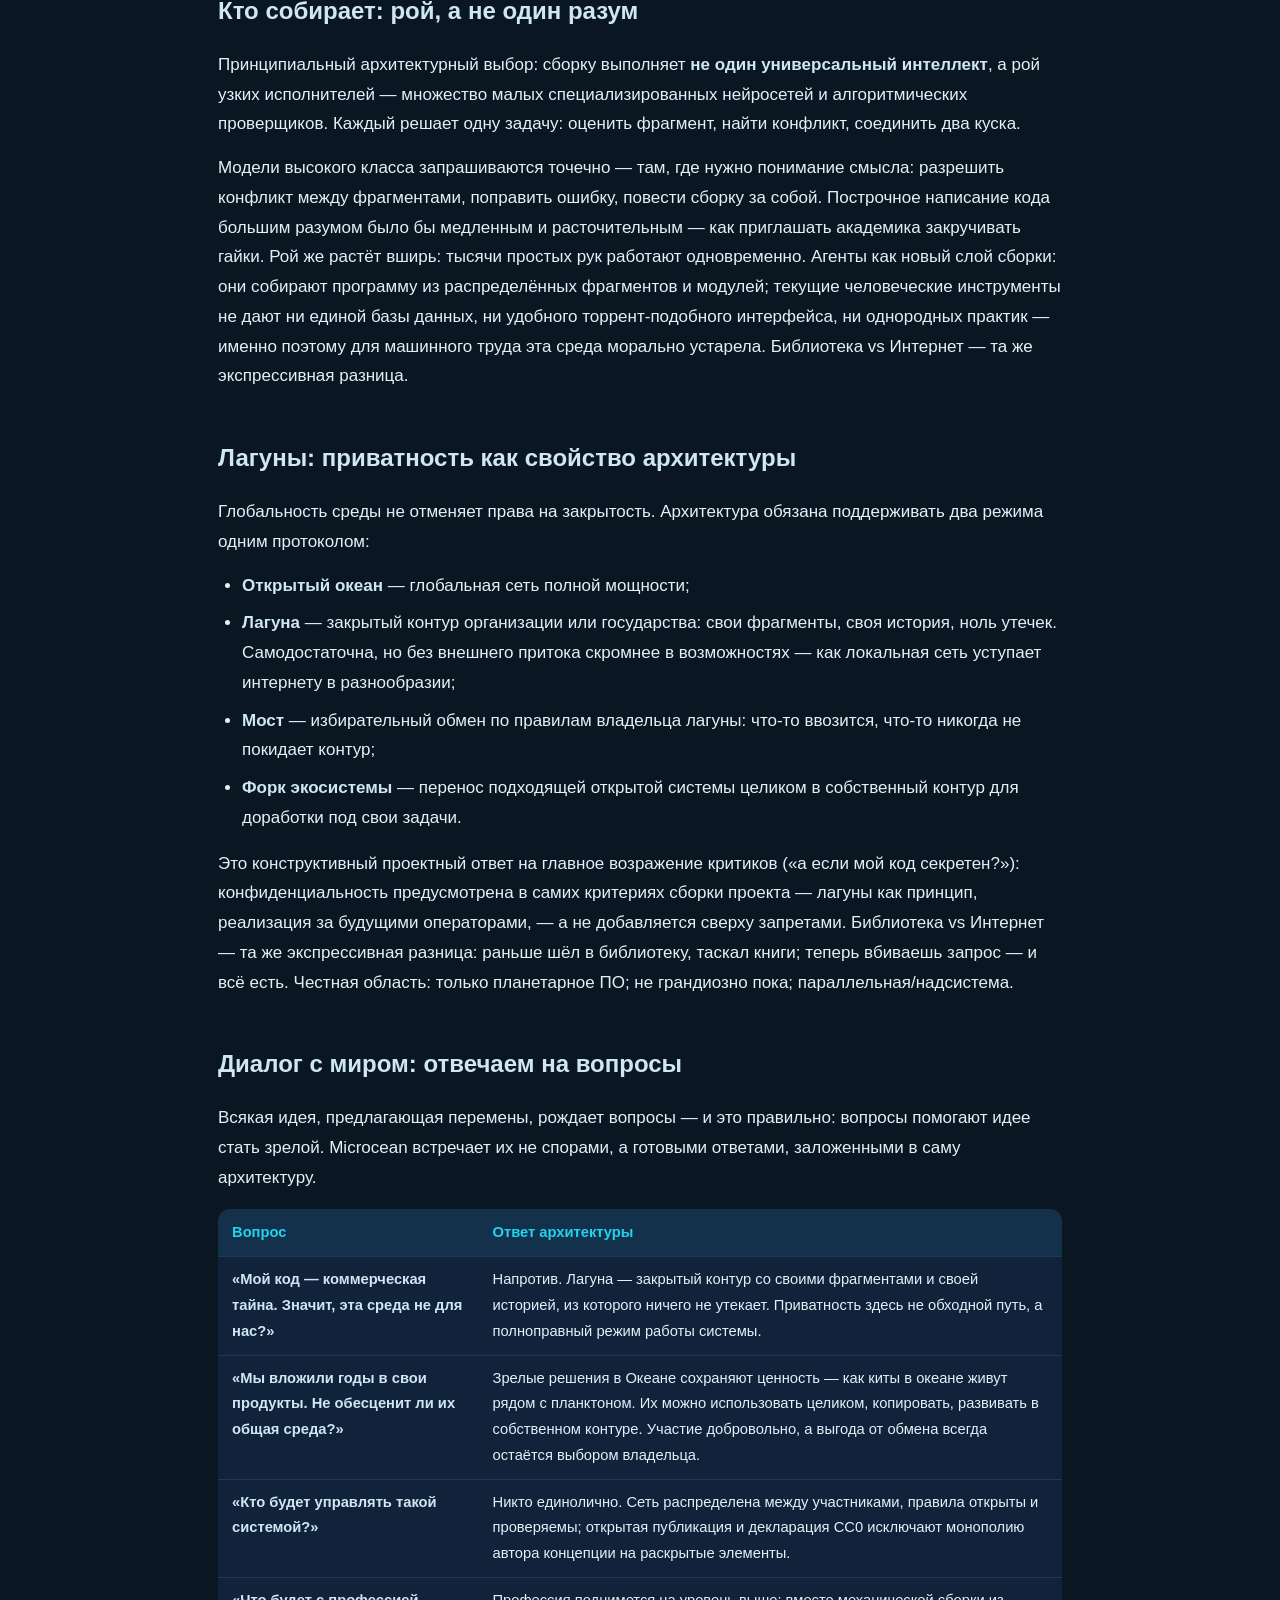
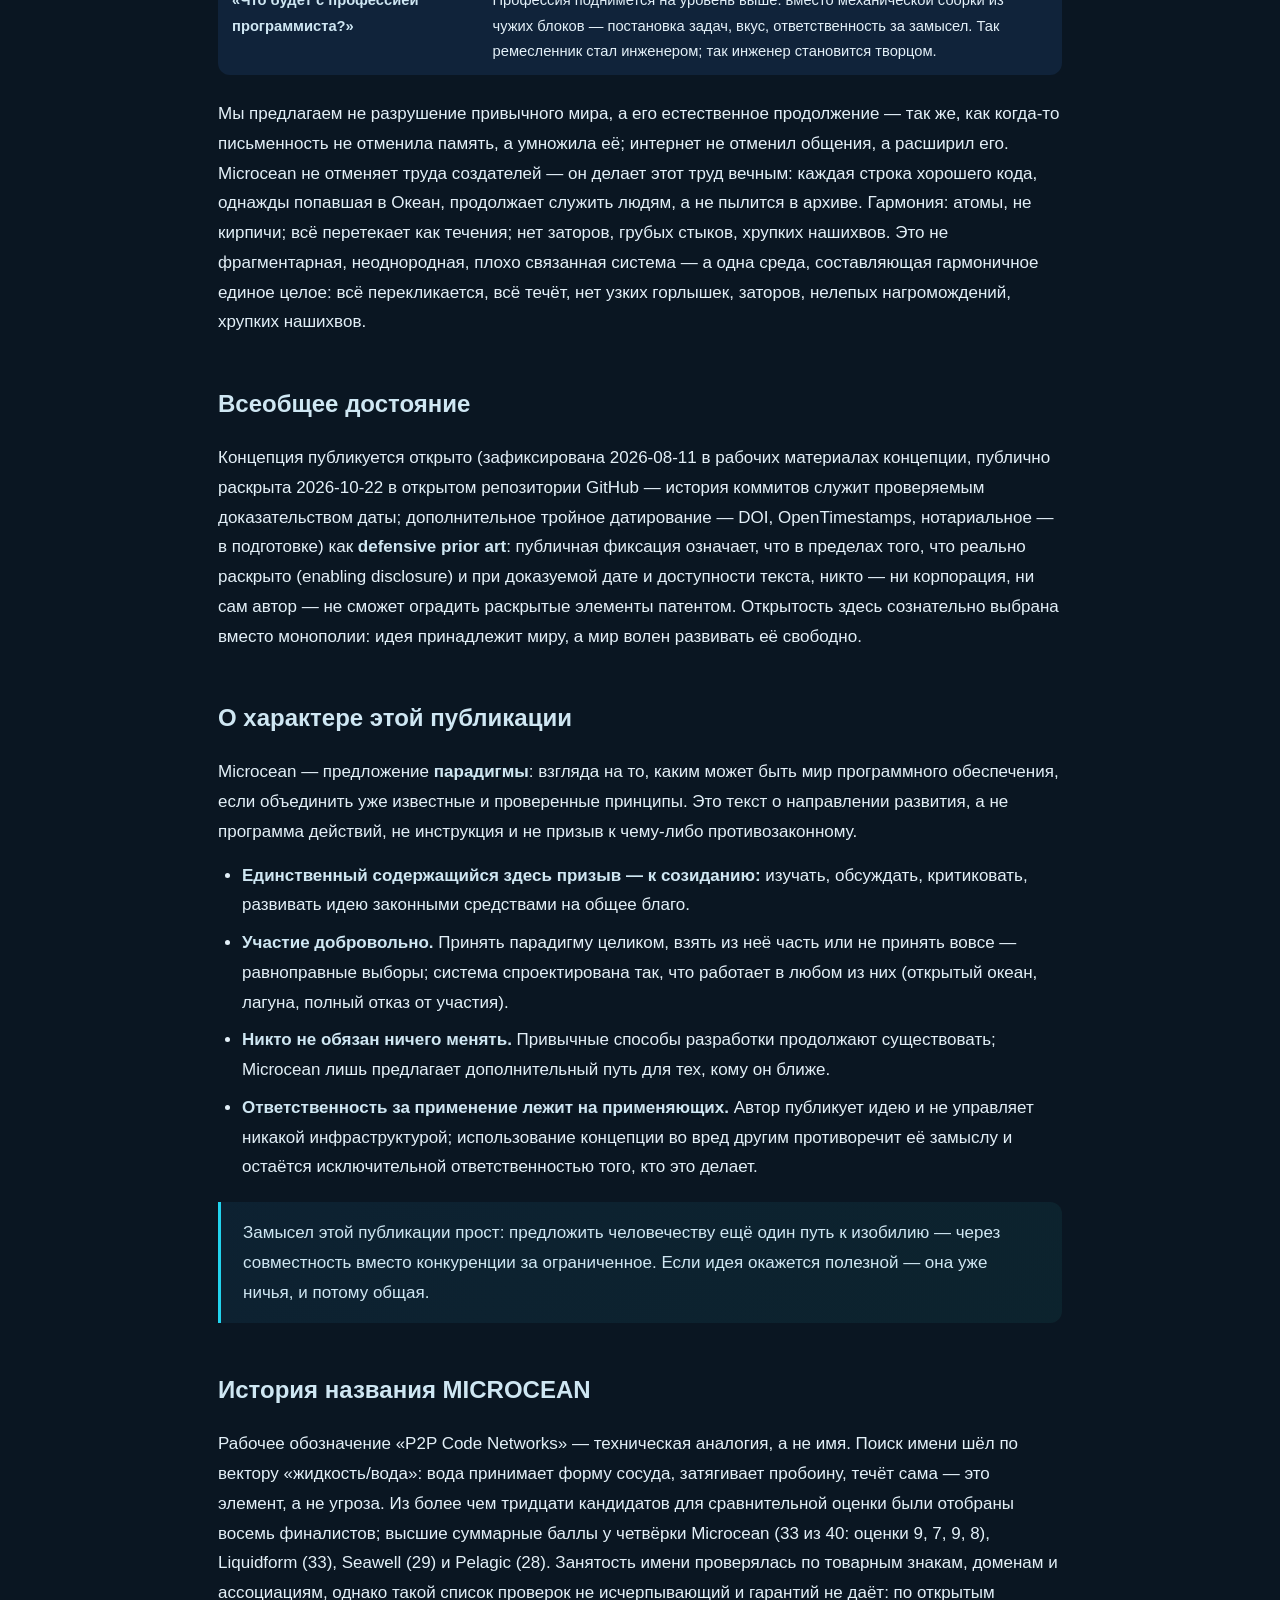
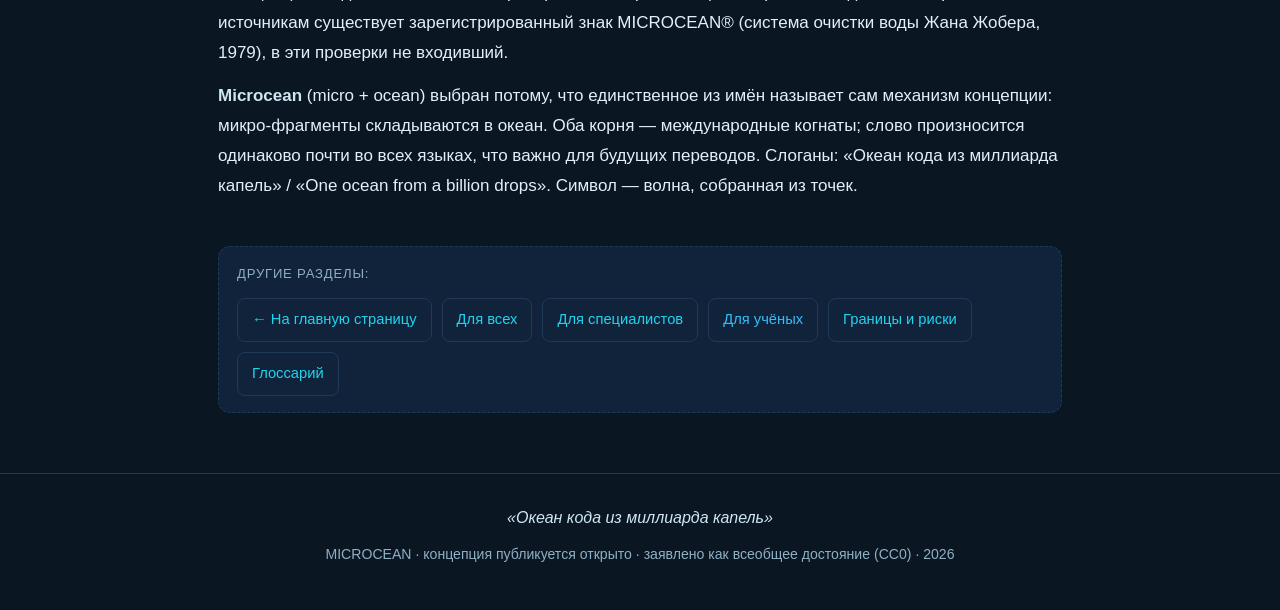
<file: ru/filosofiya.html>
<!DOCTYPE html>
<html lang="ru">
<head>
<meta charset="UTF-8">
<meta name="viewport" content="width=device-width, initial-scale=1.0">
<title>MICROCEAN — Философия концепции</title>
<meta name="description" content="Философский слой Microcean: Океан как среда — всё ПО планеты не архипелаг, а сплошная вода. Лагуны, «ноль лишнего», рой агентов, правовое положение.">
<meta name="theme-color" content="#0a1622">
<link rel="icon" href="../favicon.svg" type="image/svg+xml">
<link rel="stylesheet" href="../assets/style.css">
<meta property="og:type" content="website">
<meta property="og:title" content="MICROCEAN — Философия концепции">
<meta property="og:description" content="Философский слой Microcean: Океан как среда — всё ПО планеты не архипелаг, а сплошная вода. Лагуны, «ноль лишнего», рой агентов, правовое положение.">
<meta property="og:site_name" content="MICROCEAN">
<meta property="og:locale" content="ru_RU">
<meta property="og:image" content="https://dsconoiz.github.io/microcean/favicon.svg">
<meta property="og:url" content="https://dsconoiz.github.io/microcean/ru/filosofiya.html">
<link rel="canonical" href="https://dsconoiz.github.io/microcean/ru/filosofiya.html">
<meta name="twitter:card" content="summary">
</head>
<body>

<header class="site">
  <div class="container">
    <nav class="breadcrumb" aria-label="Цепочка навигации"><a href="../index.html">← На главную</a> · Философия · <a href="../en/philosophy.html">EN</a></nav>
    <a class="logo" href="../index.html">MICROCEAN</a>
    <div class="logo-sub">Океан кода из миллиарда капель</div>
  </div>
</header>

<main class="container">

<section id="ocean">
  <h1 class="section-title">Океан софта: смена парадигмы</h1>
  <p>Microcean — не очередной инструмент, а утверждение о форме: всё программное обеспечение планеты — не архипелаг разрозненных островов, а одна сплошная вода. Сегодня обмен кодом, сама работа, хранение истории и передача опыта живут по разным углам; в Океане они — соседние области одного моря. Это не фрагментарная, неоднородная, плохо связанная система — а одна среда, составляющая гармоничное единое целое: всё перекликается, всё течёт, нет узких горлышек, заторов, нелепых нагромождений, хрупких нашихвов.</p>
  <table class="data">
    <thead><tr><th>Сегодняшний «архипелаг»</th><th>В Океане</th></tr></thead>
    <tbody>
      <tr><td>Одноранговый обмен (торренты)</td><td>Течения — движение фрагментов между участниками</td></tr>
      <tr><td>Среда разработки (IDE)</td><td>Поверхность — пространство активной работы</td></tr>
      <tr><td>История версий (git)</td><td>Осадочные слои дна — вся история изменений сохраняется</td></tr>
      <tr><td>Репозитории</td><td>Глубины — хранилище всего накопленного</td></tr>
      <tr><td>Библиотеки и пакеты</td><td>Крупные обитатели: киты и коралловые рифы — зрелые формы, отточенные эволюцией. Они сохраняются; их используют целиком, копируют, приручают. Но фундамент всей жизни — планктон микро-фрагментов, из которого выросли и они</td></tr>
      <tr><td>Практики и паттерны</td><td>Течения знаний — решение, найденное на одном берегу, доходит до другого</td></tr>
    </tbody>
  </table>
  <p>Важно, что метафора не категорична: и у строгих правил есть исключения. Эволюция создала готовые совершенные формы — и с ними можно жить рядом и в ладу: копировать целые экосистемы, дорабатывать под себя. Скопировать открытую экосистему проекта в свой контур — всё равно что забрать ручей себе в пруд. Гранулярность: планктон (микрофрагменты) → стаи рыб (функции/модули) → острова (пакеты/приложения) → экосистемы (стэки) — НЕТ жёсткой градации.</p>
</section>

<section id="govnocod">
  <h2 class="section-title">Экономика «нуля лишнего»</h2>
  <p>Современная индустрия собирает программы из крупных модулей, используя, по доступным оценкам, от одного до шестидесяти процентов каждого (диапазон требует проверки). Следствия: избыточный вес приложений, версионные конфликты, ошибки из неиспользуемого кода, невозможность просмотреть всю конструкцию целиком.</p>
  <p>Microcean призван устранить причину, а не симптом: если парадигма приживётся, базовой единицей повторного использования станет фрагмент ровно необходимого размера. Это механизированное, глобальное воплощение простого инженерного правила здравомыслия — не тащить за собой то, что не используется. Торрент-фо-код на микроуровне: P2P, берёшь ровно что нужно, никакого лишнего трафика. Нет чёткой градации: можешь набрать из микрофрагментов, можешь взять стаю рыб (модуль), можешь забрать целый остров (пакет/приложение) — ограничений особо никаких нет.</p>
</section>

<section id="swarm-asi">
  <h2 class="section-title">Кто собирает: рой, а не один разум</h2>
  <p>Принципиальный архитектурный выбор: сборку выполняет <strong>не один универсальный интеллект</strong>, а рой узких исполнителей — множество малых специализированных нейросетей и алгоритмических проверщиков. Каждый решает одну задачу: оценить фрагмент, найти конфликт, соединить два куска.</p>
  <p>Модели высокого класса запрашиваются точечно — там, где нужно понимание смысла: разрешить конфликт между фрагментами, поправить ошибку, повести сборку за собой. Построчное написание кода большим разумом было бы медленным и расточительным — как приглашать академика закручивать гайки. Рой же растёт вширь: тысячи простых рук работают одновременно. Агенты как новый слой сборки: они собирают программу из распределённых фрагментов и модулей; текущие человеческие инструменты не дают ни единой базы данных, ни удобного торрент-подобного интерфейса, ни однородных практик — именно поэтому для машинного труда эта среда морально устарела. Библиотека vs Интернет — та же экспрессивная разница.</p>
</section>

<section id="lagoons">
  <h2 class="section-title">Лагуны: приватность как свойство архитектуры</h2>
  <p>Глобальность среды не отменяет права на закрытость. Архитектура обязана поддерживать два режима одним протоколом:</p>
  <ul class="list">
    <li><strong>Открытый океан</strong> — глобальная сеть полной мощности;</li>
    <li><strong>Лагуна</strong> — закрытый контур организации или государства: свои фрагменты, своя история, ноль утечек. Самодостаточна, но без внешнего притока скромнее в возможностях — как локальная сеть уступает интернету в разнообразии;</li>
    <li><strong>Мост</strong> — избирательный обмен по правилам владельца лагуны: что-то ввозится, что-то никогда не покидает контур;</li>
    <li><strong>Форк экосистемы</strong> — перенос подходящей открытой системы целиком в собственный контур для доработки под свои задачи.</li>
  </ul>
  <p>Это конструктивный проектный ответ на главное возражение критиков («а если мой код секретен?»): конфиденциальность предусмотрена в самих критериях сборки проекта — лагуны как принцип, реализация за будущими операторами, — а не добавляется сверху запретами. Библиотека vs Интернет — та же экспрессивная разница: раньше шёл в библиотеку, таскал книги; теперь вбиваешь запрос — и всё есть. Честная область: только планетарное ПО; не грандиозно пока; параллельная/надсистема.</p>
</section>

<section id="resistance">
  <h2 class="section-title">Диалог с миром: отвечаем на вопросы</h2>
  <p>Всякая идея, предлагающая перемены, рождает вопросы — и это правильно: вопросы помогают идее стать зрелой. Microcean встречает их не спорами, а готовыми ответами, заложенными в саму архитектуру.</p>
  <table class="data">
    <thead><tr><th>Вопрос</th><th>Ответ архитектуры</th></tr></thead>
    <tbody>
      <tr><td><strong>«Мой код — коммерческая тайна. Значит, эта среда не для нас?»</strong></td><td>Напротив. Лагуна — закрытый контур со своими фрагментами и своей историей, из которого ничего не утекает. Приватность здесь не обходной путь, а полноправный режим работы системы.</td></tr>
      <tr><td><strong>«Мы вложили годы в свои продукты. Не обесценит ли их общая среда?»</strong></td><td>Зрелые решения в Океане сохраняют ценность — как киты в океане живут рядом с планктоном. Их можно использовать целиком, копировать, развивать в собственном контуре. Участие добровольно, а выгода от обмена всегда остаётся выбором владельца.</td></tr>
      <tr><td><strong>«Кто будет управлять такой системой?»</strong></td><td>Никто единолично. Сеть распределена между участниками, правила открыты и проверяемы; открытая публикация и декларация CC0 исключают монополию автора концепции на раскрытые элементы.</td></tr>
      <tr><td><strong>«Что будет с профессией программиста?»</strong></td><td>Профессия поднимется на уровень выше: вместо механической сборки из чужих блоков — постановка задач, вкус, ответственность за замысел. Так ремесленник стал инженером; так инженер становится творцом.</td></tr>
    </tbody>
  </table>
  <p>Мы предлагаем не разрушение привычного мира, а его естественное продолжение — так же, как когда-то письменность не отменила память, а умножила её; интернет не отменил общения, а расширил его. Microcean не отменяет труда создателей — он делает этот труд вечным: каждая строка хорошего кода, однажды попавшая в Океан, продолжает служить людям, а не пылится в архиве. Гармония: атомы, не кирпичи; всё перетекает как течения; нет заторов, грубых стыков, хрупких нашихвов. Это не фрагментарная, неоднородная, плохо связанная система — а одна среда, составляющая гармоничное единое целое: всё перекликается, всё течёт, нет узких горлышек, заторов, нелепых нагромождений, хрупких нашихвов.</p>
</section>

<section id="common">
  <h2 class="section-title">Всеобщее достояние</h2>
  <p>Концепция публикуется открыто (зафиксирована 2026-08-11 в рабочих материалах концепции, публично раскрыта 2026-10-22 в открытом репозитории GitHub — история коммитов служит проверяемым доказательством даты; дополнительное тройное датирование — DOI, OpenTimestamps, нотариальное — в подготовке) как <strong>defensive prior art</strong>: публичная фиксация означает, что в пределах того, что реально раскрыто (enabling disclosure) и при доказуемой дате и доступности текста, никто — ни корпорация, ни сам автор — не сможет оградить раскрытые элементы патентом. Открытость здесь сознательно выбрана вместо монополии: идея принадлежит миру, а мир волен развивать её свободно.</p>
</section>

<section id="character">
  <h2 class="section-title">О характере этой публикации</h2>
  <p>Microcean — предложение <strong>парадигмы</strong>: взгляда на то, каким может быть мир программного обеспечения, если объединить уже известные и проверенные принципы. Это текст о направлении развития, а не программа действий, не инструкция и не призыв к чему-либо противозаконному.</p>
  <ul class="list">
    <li><strong>Единственный содержащийся здесь призыв — к созиданию:</strong> изучать, обсуждать, критиковать, развивать идею законными средствами на общее благо.</li>
    <li><strong>Участие добровольно.</strong> Принять парадигму целиком, взять из неё часть или не принять вовсе — равноправные выборы; система спроектирована так, что работает в любом из них (открытый океан, лагуна, полный отказ от участия).</li>
    <li><strong>Никто не обязан ничего менять.</strong> Привычные способы разработки продолжают существовать; Microcean лишь предлагает дополнительный путь для тех, кому он ближе.</li>
    <li><strong>Ответственность за применение лежит на применяющих.</strong> Автор публикует идею и не управляет никакой инфраструктурой; использование концепции во вред другим противоречит её замыслу и остаётся исключительной ответственностью того, кто это делает.</li>
  </ul>
  <blockquote>Замысел этой публикации прост: предложить человечеству ещё один путь к изобилию — через совместность вместо конкуренции за ограниченное. Если идея окажется полезной — она уже ничья, и потому общая.</blockquote>
</section>

<section id="name">
  <h2 class="section-title">История названия MICROCEAN</h2>
  <p>Рабочее обозначение «P2P Code Networks» — техническая аналогия, а не имя. Поиск имени шёл по вектору «жидкость/вода»: вода принимает форму сосуда, затягивает пробоину, течёт сама — это элемент, а не угроза. Из более чем тридцати кандидатов для сравнительной оценки были отобраны восемь финалистов; высшие суммарные баллы у четвёрки Microcean (33 из 40: оценки 9, 7, 9, 8), Liquidform (33), Seawell (29) и Pelagic (28). Занятость имени проверялась по товарным знакам, доменам и ассоциациям, однако такой список проверок не исчерпывающий и гарантий не даёт: по открытым источникам существует зарегистрированный знак MICROCEAN® (система очистки воды Жана Жобера, 1979), в эти проверки не входивший.</p>
  <p><strong>Microcean</strong> (micro + ocean) выбран потому, что единственное из имён называет сам механизм концепции: микро-фрагменты складываются в океан. Оба корня — международные когнаты; слово произносится одинаково почти во всех языках, что важно для будущих переводов. Слоганы: «Океан кода из миллиарда капель» / «One ocean from a billion drops». Символ — волна, собранная из точек.</p>
</section>

<section id="next">
  <div class="level-links">
    <span class="lbl">Другие разделы:</span>
    <a href="../index.html">← На главную страницу</a>
    <a href="vsem.html">Для всех</a>
    <a href="specialistam.html">Для специалистов</a>
    <a class="lv3" href="uchenym.html">Для учёных</a>
    <a href="limits.html">Границы и риски</a>
    <a href="glossary.html">Глоссарий</a>
  </div>
</section>

</main>

<footer class="site">
  <div class="container">
    <div class="slogan">«Океан кода из миллиарда капель»</div>
    <div>MICROCEAN · концепция публикуется открыто · заявлено как всеобщее достояние (CC0) · 2026</div>
  </div>
</footer>

</body>
</html>
</file>
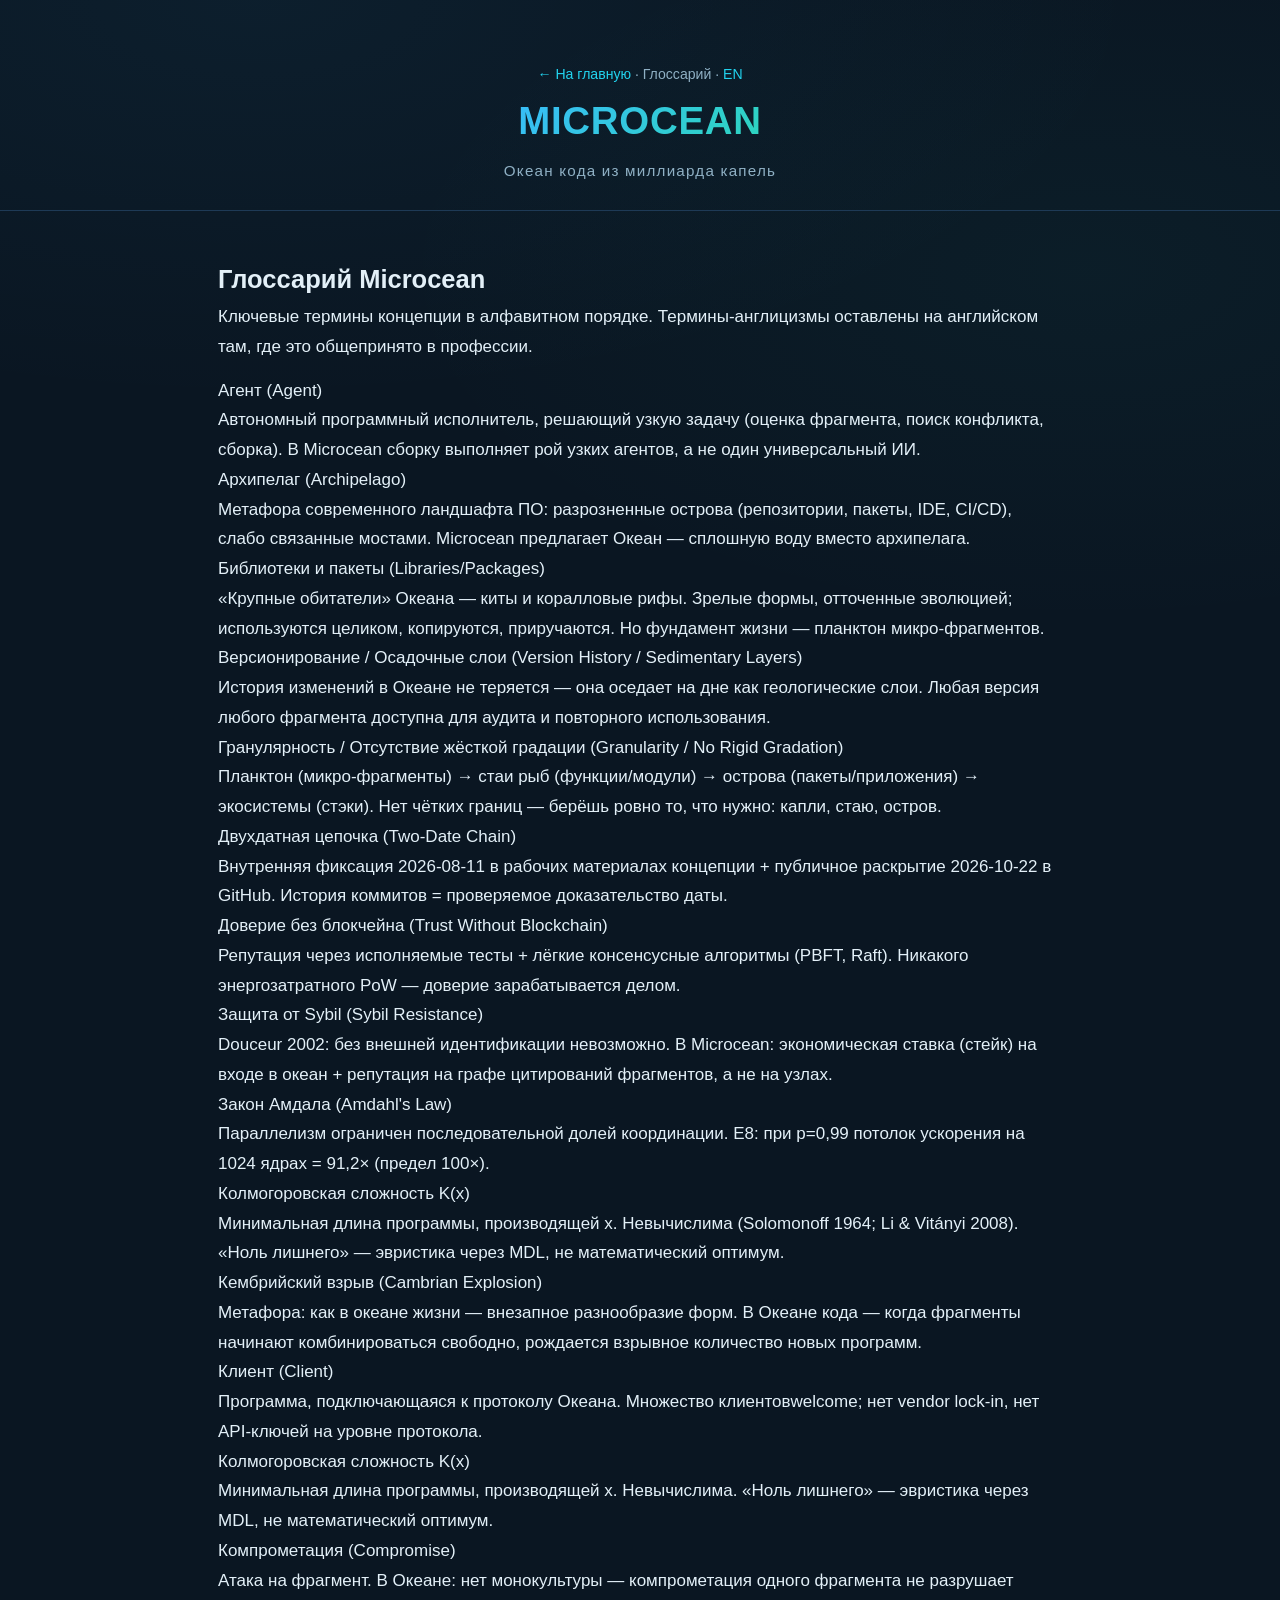
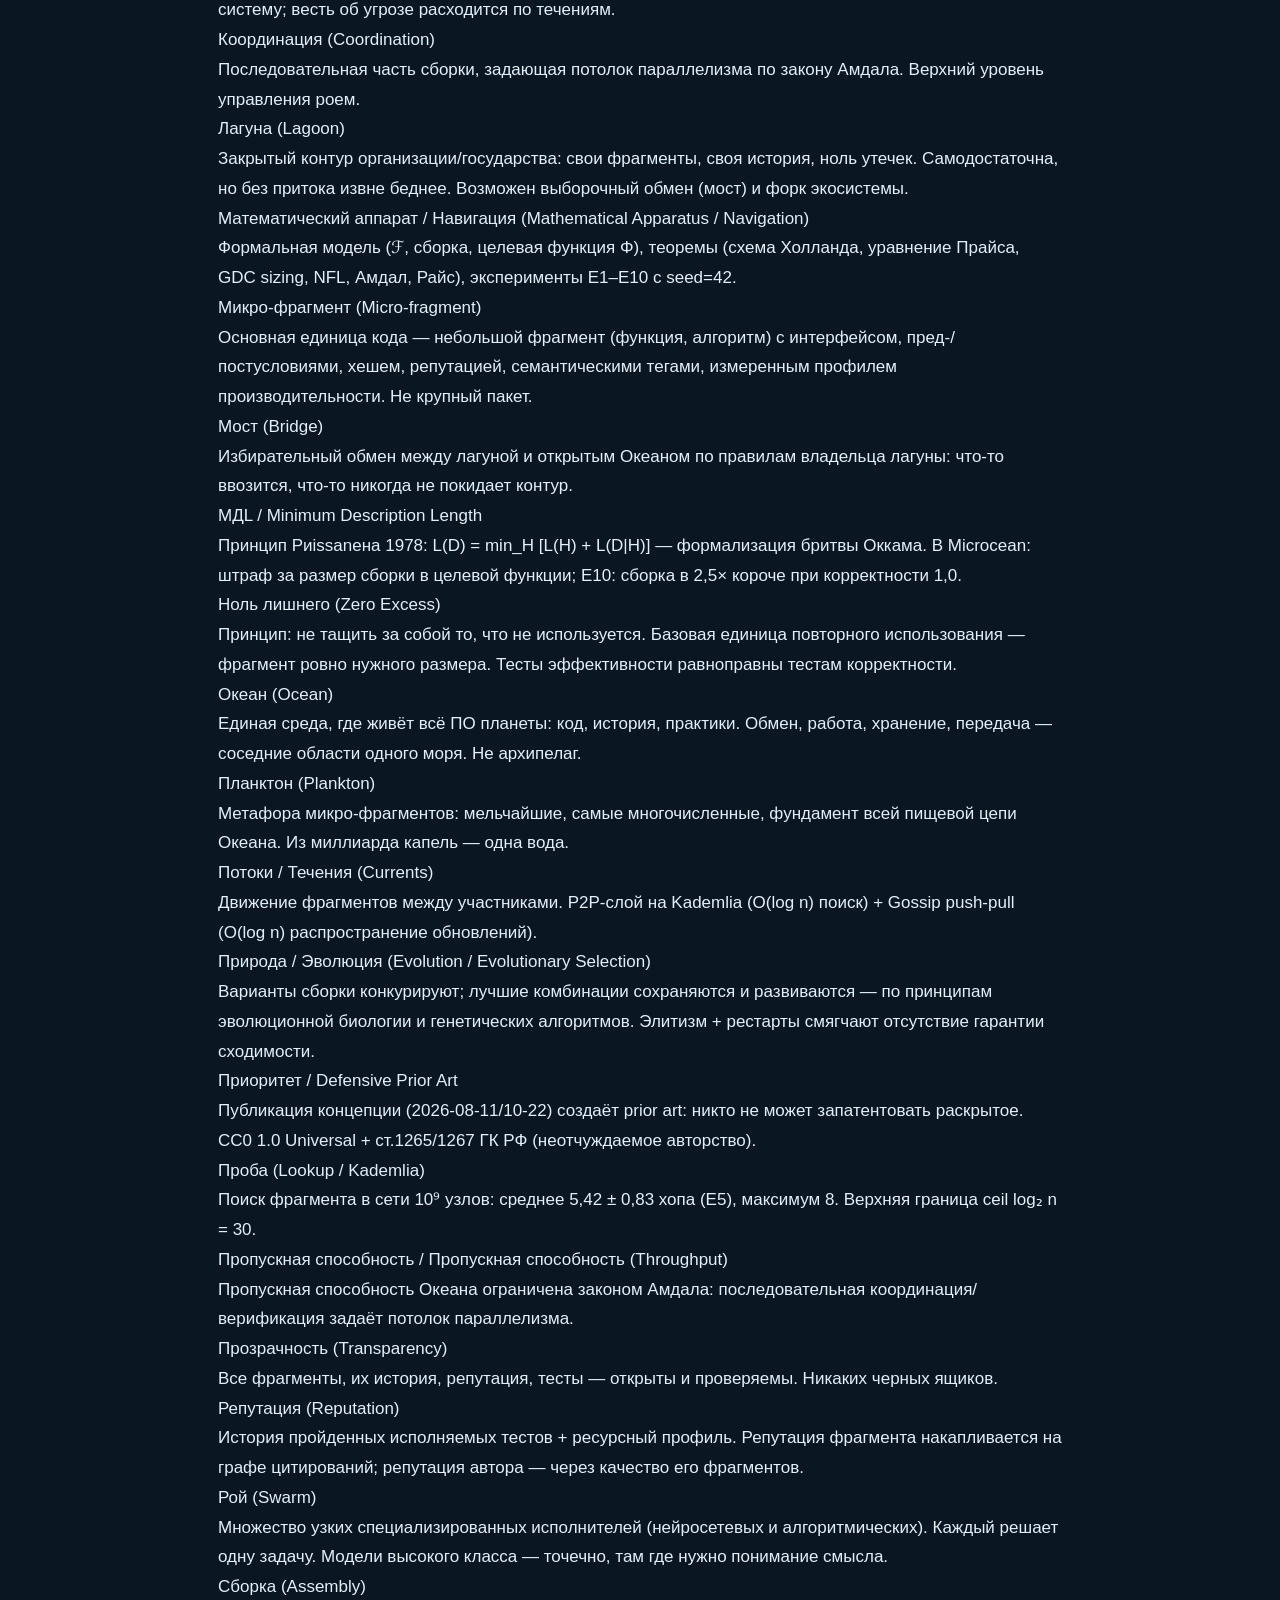
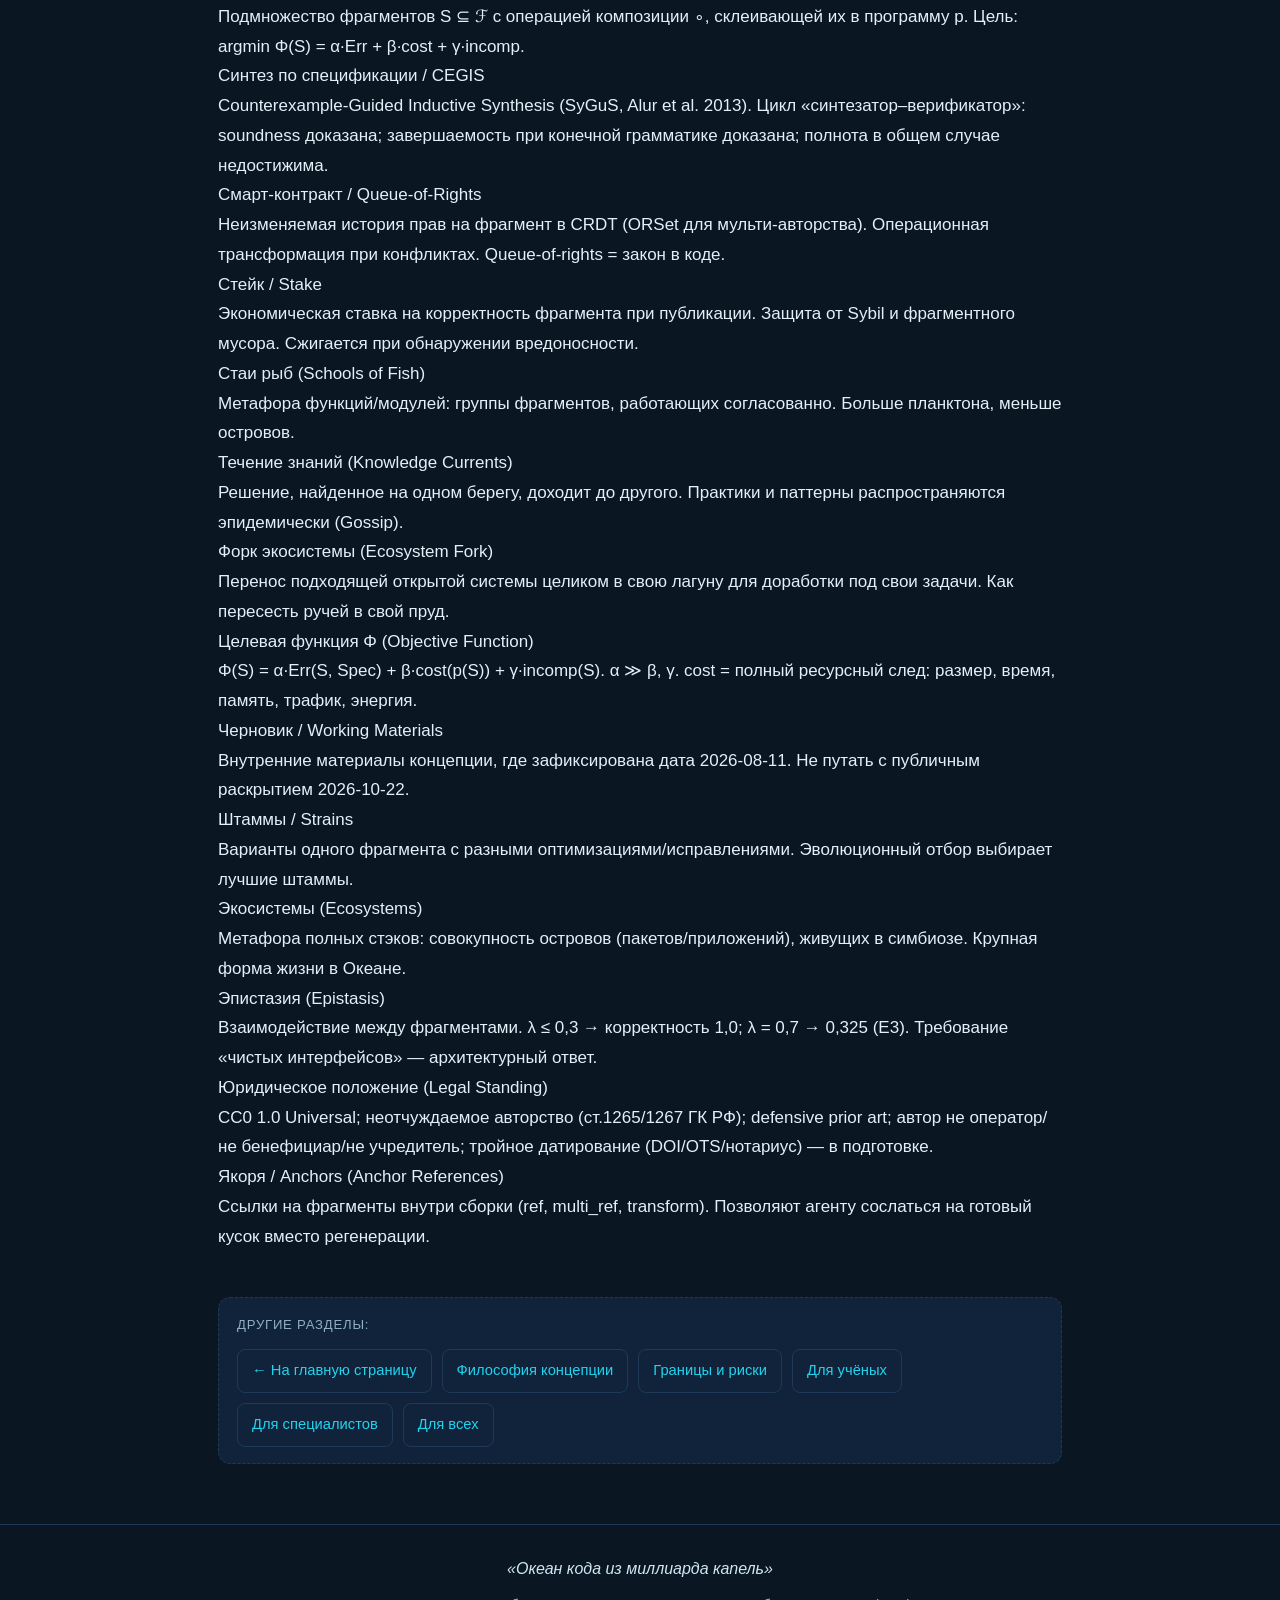
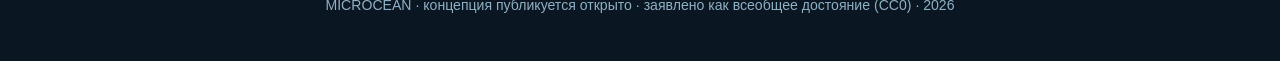
<file: ru/glossary.html>
<!DOCTYPE html>
<html lang="ru">
<head>
<meta charset="UTF-8">
<meta name="viewport" content="width=device-width, initial-scale=1.0">
<title>MICROCEAN — Глоссарий</title>
<meta name="description" content="Глоссарий Microcean: ключевые термины Океана кода — фрагменты, лагуны, рой, планктон, queue-of-rights, MDL, CEGIS, Kademlia, CRDT, Sybil, defensive prior art.">
<meta name="theme-color" content="#0a1622">
<link rel="icon" href="../favicon.svg" type="image/svg+xml">
<link rel="stylesheet" href="../assets/style.css">
<meta property="og:type" content="website">
<meta property="og:title" content="MICROCEAN — Глоссарий">
<meta property="og:description" content="Ключевые термины Океана кода: фрагменты, лагуны, рой, планктон, queue-of-rights, MDL, CEGIS, Kademlia, CRDT, Sybil, defensive prior art.">
<meta property="og:site_name" content="MICROCEAN">
<meta property="og:locale" content="ru_RU">
<meta property="og:image" content="https://dsconoiz.github.io/microcean/favicon.svg">
<meta property="og:url" content="https://dsconoiz.github.io/microcean/ru/glossary.html">
<link rel="canonical" href="https://dsconoiz.github.io/microcean/ru/glossary.html">
<meta name="twitter:card" content="summary">
</head>
<body>

<header class="site">
  <div class="container">
    <nav class="breadcrumb" aria-label="Цепочка навигации"><a href="../index.html">← На главную</a> · Глоссарий · <a href="../en/glossary.html">EN</a></nav>
    <a class="logo" href="../index.html">MICROCEAN</a>
    <div class="logo-sub">Океан кода из миллиарда капель</div>
  </div>
</header>

<main class="container">

<section id="glossary">
  <h1 class="section-title">Глоссарий Microcean</h1>
  <p>Ключевые термины концепции в алфавитном порядке. Термины-англицизмы оставлены на английском там, где это общепринято в профессии.</p>

  <dl class="glossary">
    <dt>Агент (Agent)</dt>
    <dd>Автономный программный исполнитель, решающий узкую задачу (оценка фрагмента, поиск конфликта, сборка). В Microcean сборку выполняет рой узких агентов, а не один универсальный ИИ.</dd>

    <dt>Архипелаг (Archipelago)</dt>
    <dd>Метафора современного ландшафта ПО: разрозненные острова (репозитории, пакеты, IDE, CI/CD), слабо связанные мостами. Microcean предлагает Океан — сплошную воду вместо архипелага.</dd>

    <dt>Библиотеки и пакеты (Libraries/Packages)</dt>
    <dd>«Крупные обитатели» Океана — киты и коралловые рифы. Зрелые формы, отточенные эволюцией; используются целиком, копируются, приручаются. Но фундамент жизни — планктон микро-фрагментов.</dd>

    <dt>Версионирование / Осадочные слои (Version History / Sedimentary Layers)</dt>
    <dd>История изменений в Океане не теряется — она оседает на дне как геологические слои. Любая версия любого фрагмента доступна для аудита и повторного использования.</dd>

    <dt>Гранулярность / Отсутствие жёсткой градации (Granularity / No Rigid Gradation)</dt>
    <dd>Планктон (микро-фрагменты) → стаи рыб (функции/модули) → острова (пакеты/приложения) → экосистемы (стэки). Нет чётких границ — берёшь ровно то, что нужно: капли, стаю, остров.</dd>

    <dt>Двухдатная цепочка (Two-Date Chain)</dt>
    <dd>Внутренняя фиксация 2026-08-11 в рабочих материалах концепции + публичное раскрытие 2026-10-22 в GitHub. История коммитов = проверяемое доказательство даты.</dd>

    <dt>Доверие без блокчейна (Trust Without Blockchain)</dt>
    <dd>Репутация через исполняемые тесты + лёгкие консенсусные алгоритмы (PBFT, Raft). Никакого энергозатратного PoW — доверие зарабатывается делом.</dd>

    <dt>Защита от Sybil (Sybil Resistance)</dt>
    <dd>Douceur 2002: без внешней идентификации невозможно. В Microcean: экономическая ставка (стейк) на входе в океан + репутация на графе цитирований фрагментов, а не на узлах.</dd>

    <dt>Закон Амдала (Amdahl's Law)</td>
    <dd>Параллелизм ограничен последовательной долей координации. E8: при p=0,99 потолок ускорения на 1024 ядрах = 91,2× (предел 100×).</dd>

    <dt>Колмогоровская сложность K(x)</dt>
    <dd>Минимальная длина программы, производящей x. Невычислима (Solomonoff 1964; Li & Vitányi 2008). «Ноль лишнего» — эвристика через MDL, не математический оптимум.</dd>

    <dt>Кембрийский взрыв (Cambrian Explosion)</dt>
    <dd>Метафора: как в океане жизни — внезапное разнообразие форм. В Океане кода — когда фрагменты начинают комбинироваться свободно, рождается взрывное количество новых программ.</dd>

    <dt>Клиент (Client)</dt>
    <dd>Программа, подключающаяся к протоколу Океана. Множество клиентовwelcome; нет vendor lock-in, нет API-ключей на уровне протокола.</dd>

    <dt>Колмогоровская сложность K(x)</dt>
    <dd>Минимальная длина программы, производящей x. Невычислима. «Ноль лишнего» — эвристика через MDL, не математический оптимум.</dd>

    <dt>Компрометация (Compromise)</dt>
    <td>Атака на фрагмент. В Океане: нет монокультуры — компрометация одного фрагмента не разрушает систему; весть об угрозе расходится по течениям.</td>

    <dt>Координация (Coordination)</dt>
    <dd>Последовательная часть сборки, задающая потолок параллелизма по закону Амдала. Верхний уровень управления роем.</dd>

    <dt>Лагуна (Lagoon)</dt>
    <dd>Закрытый контур организации/государства: свои фрагменты, своя история, ноль утечек. Самодостаточна, но без притока извне беднее. Возможен выборочный обмен (мост) и форк экосистемы.</dd>

    <dt>Математический аппарат / Навигация (Mathematical Apparatus / Navigation)</dt>
    <dd>Формальная модель (ℱ, сборка, целевая функция Φ), теоремы (схема Холланда, уравнение Прайса, GDC sizing, NFL, Амдал, Райс), эксперименты E1–E10 с seed=42.</dd>

    <dt>Микро-фрагмент (Micro-fragment)</dt>
    <dd>Основная единица кода — небольшой фрагмент (функция, алгоритм) с интерфейсом, пред-/постусловиями, хешем, репутацией, семантическими тегами, измеренным профилем производительности. Не крупный пакет.</dd>

    <dt>Мост (Bridge)</dt>
    <dd>Избирательный обмен между лагуной и открытым Океаном по правилам владельца лагуны: что-то ввозится, что-то никогда не покидает контур.</dd>

    <dt>МДL / Minimum Description Length</dt>
    <dd>Принцип Риissanена 1978: L(D) = min_H [L(H) + L(D|H)] — формализация бритвы Оккама. В Microcean: штраф за размер сборки в целевой функции; E10: сборка в 2,5× короче при корректности 1,0.</dd>

    <dt>Ноль лишнего (Zero Excess)</dt>
    <dd>Принцип: не тащить за собой то, что не используется. Базовая единица повторного использования — фрагмент ровно нужного размера. Тесты эффективности равноправны тестам корректности.</dd>

    <dt>Океан (Ocean)</dt>
    <dd>Единая среда, где живёт всё ПО планеты: код, история, практики. Обмен, работа, хранение, передача — соседние области одного моря. Не архипелаг.</dd>

    <dt>Планктон (Plankton)</dt>
    <dd>Метафора микро-фрагментов: мельчайшие, самые многочисленные, фундамент всей пищевой цепи Океана. Из миллиарда капель — одна вода.</dd>

    <dt>Потоки / Течения (Currents)</dt>
    <dd>Движение фрагментов между участниками. P2P-слой на Kademlia (O(log n) поиск) + Gossip push-pull (O(log n) распространение обновлений).</dd>

    <dt>Природа / Эволюция (Evolution / Evolutionary Selection)</dt>
    <dd>Варианты сборки конкурируют; лучшие комбинации сохраняются и развиваются — по принципам эволюционной биологии и генетических алгоритмов. Элитизм + рестарты смягчают отсутствие гарантии сходимости.</dd>

    <dt>Приоритет / Defensive Prior Art</dt>
    <dd>Публикация концепции (2026-08-11/10-22) создаёт prior art: никто не может запатентовать раскрытое. CC0 1.0 Universal + ст.1265/1267 ГК РФ (неотчуждаемое авторство).</dd>

    <dt>Проба (Lookup / Kademlia)</dt>
    <dd>Поиск фрагмента в сети 10⁹ узлов: среднее 5,42 ± 0,83 хопа (E5), максимум 8. Верхняя граница ceil log₂ n = 30.</dd>

    <dt>Пропускная способность / Пропускная способность (Throughput)</dt>
    <dd>Пропускная способность Океана ограничена законом Амдала: последовательная координация/верификация задаёт потолок параллелизма.</dd>

    <dt>Прозрачность (Transparency)</dt>
    <dd>Все фрагменты, их история, репутация, тесты — открыты и проверяемы. Никаких черных ящиков.</dd>

    <dt>Репутация (Reputation)</dt>
    <dd>История пройденных исполняемых тестов + ресурсный профиль. Репутация фрагмента накапливается на графе цитирований; репутация автора — через качество его фрагментов.</dd>

    <dt>Рой (Swarm)</dt>
    <dd>Множество узких специализированных исполнителей (нейросетевых и алгоритмических). Каждый решает одну задачу. Модели высокого класса — точечно, там где нужно понимание смысла.</dd>

    <dt>Сборка (Assembly)</dt>
    <dd>Подмножество фрагментов S ⊆ ℱ с операцией композиции ∘, склеивающей их в программу p. Цель: argmin Φ(S) = α·Err + β·cost + γ·incomp.</dd>

    <dt>Синтез по спецификации / CEGIS</dt>
    <dd>Counterexample-Guided Inductive Synthesis (SyGuS, Alur et al. 2013). Цикл «синтезатор–верификатор»: soundness доказана; завершаемость при конечной грамматике доказана; полнота в общем случае недостижима.</dd>

    <dt>Смарт-контракт / Queue-of-Rights</dt>
    <dd>Неизменяемая история прав на фрагмент в CRDT (ORSet для мульти-авторства). Операционная трансформация при конфликтах. Queue-of-rights = закон в коде.</dd>

    <dt>Стейк / Stake</dt>
    <dd>Экономическая ставка на корректность фрагмента при публикации. Защита от Sybil и фрагментного мусора. Сжигается при обнаружении вредоносности.</dd>

    <dt>Стаи рыб (Schools of Fish)</dt>
    <dd>Метафора функций/модулей: группы фрагментов, работающих согласованно. Больше планктона, меньше островов.</dd>

    <dt>Течение знаний (Knowledge Currents)</dt>
    <dd>Решение, найденное на одном берегу, доходит до другого. Практики и паттерны распространяются эпидемически (Gossip).</dd>

    <dt>Форк экосистемы (Ecosystem Fork)</dt>
    <dd>Перенос подходящей открытой системы целиком в свою лагуну для доработки под свои задачи. Как пересесть ручей в свой пруд.</dd>

    <dt>Целевая функция Φ (Objective Function)</dt>
    <dd>Φ(S) = α·Err(S, Spec) + β·cost(p(S)) + γ·incomp(S). α ≫ β, γ. cost = полный ресурсный след: размер, время, память, трафик, энергия.</dd>

    <dt>Черновик / Working Materials</dt>
    <dd>Внутренние материалы концепции, где зафиксирована дата 2026-08-11. Не путать с публичным раскрытием 2026-10-22.</dd>

    <dt>Штаммы / Strains</dt>
    <dd>Варианты одного фрагмента с разными оптимизациями/исправлениями. Эволюционный отбор выбирает лучшие штаммы.</dd>

    <dt>Экосистемы (Ecosystems)</dt>
    <dd>Метафора полных стэков: совокупность островов (пакетов/приложений), живущих в симбиозе. Крупная форма жизни в Океане.</dd>

    <dt>Эпистазия (Epistasis)</dt>
    <dd>Взаимодействие между фрагментами. λ ≤ 0,3 → корректность 1,0; λ = 0,7 → 0,325 (E3). Требование «чистых интерфейсов» — архитектурный ответ.</dd>

    <dt>Юридическое положение (Legal Standing)</dt>
    <dd>CC0 1.0 Universal; неотчуждаемое авторство (ст.1265/1267 ГК РФ); defensive prior art; автор не оператор/не бенефициар/не учредитель; тройное датирование (DOI/OTS/нотариус) — в подготовке.</dd>

    <dt>Якоря / Anchors (Anchor References)</dt>
    <dd>Ссылки на фрагменты внутри сборки (ref, multi_ref, transform). Позволяют агенту сослаться на готовый кусок вместо регенерации.</dd>
  </dl>
</section>

<section id="next">
  <div class="level-links">
    <span class="lbl">Другие разделы:</span>
    <a href="../index.html">← На главную страницу</a>
    <a href="filosofiya.html">Философия концепции</a>
    <a href="limits.html">Границы и риски</a>
    <a href="uchenym.html">Для учёных</a>
    <a href="specialistam.html">Для специалистов</a>
    <a href="vsem.html">Для всех</a>
  </div>
</section>

</main>

<footer class="site">
  <div class="container">
    <div class="slogan">«Океан кода из миллиарда капель»</div>
    <div>MICROCEAN · концепция публикуется открыто · заявлено как всеобщее достояние (CC0) · 2026</div>
  </div>
</footer>

<script>
  const io = new IntersectionObserver(entries => {
    entries.forEach(e => { if (e.isIntersecting) { e.target.classList.add('visible'); io.unobserve(e.target); } });
  }, { threshold: 0.06 });
  document.querySelectorAll('section').forEach(s => { s.style.opacity='0'; s.style.transform='translateY(14px)'; s.style.transition='opacity .6s ease, transform .6s ease'; io.observe(s); });
</script>
<style> section.visible { opacity: 1 !important; transform: none !important; } </style>
</body>
</html>
</file>
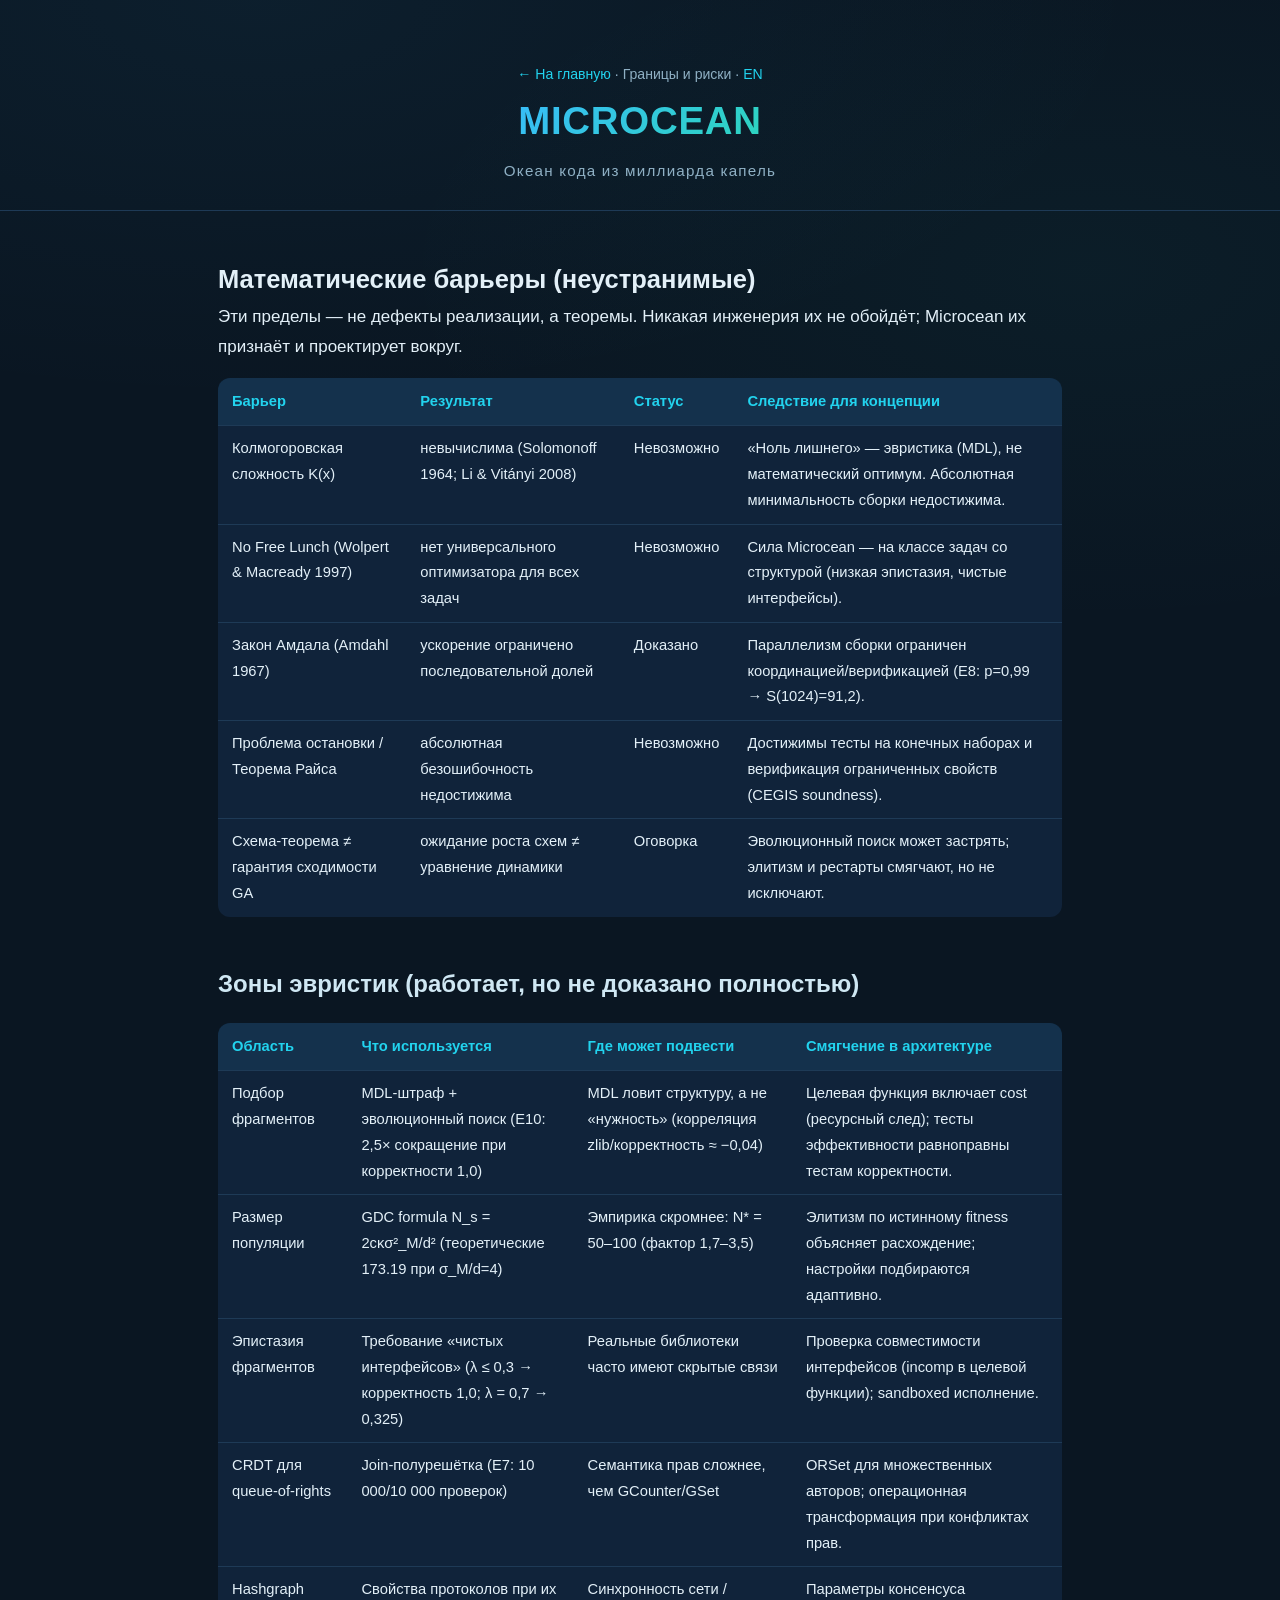
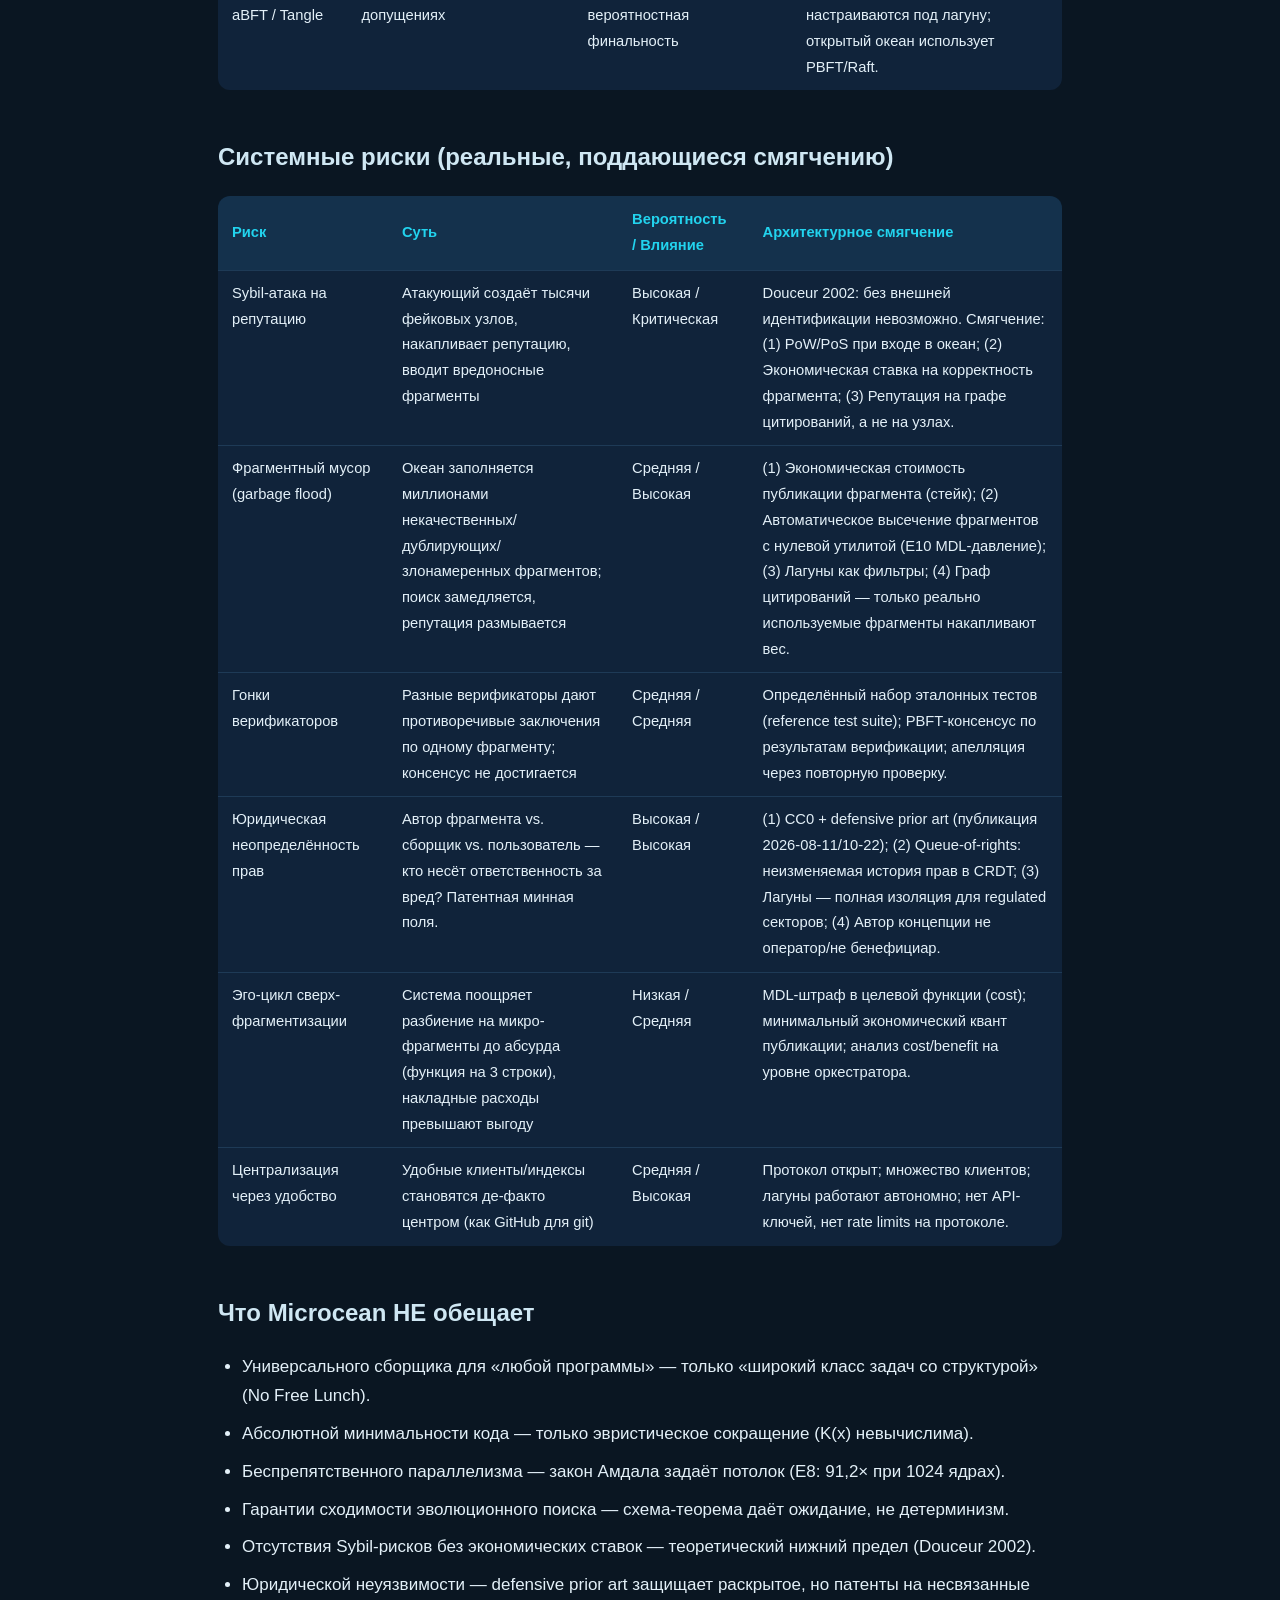
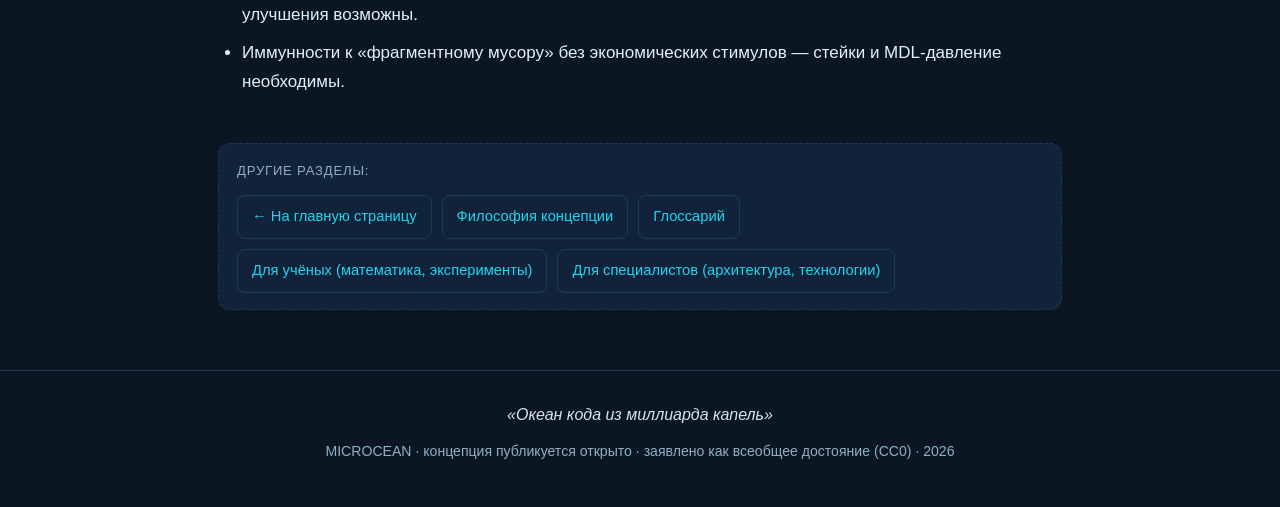
<file: ru/limits.html>
<!DOCTYPE html>
<html lang="ru">
<head>
<meta charset="UTF-8">
<meta name="viewport" content="width=device-width, initial-scale=1.0">
<title>MICROCEAN — Честные границы и риски</title>
<meta name="description" content="Честные границы Microcean: что математически невозможно, где эвристики, риски Sybil/фрагментного мусора/юридических пробелов, и как архитектура их смягчает.">
<meta name="theme-color" content="#0a1622">
<link rel="icon" href="../favicon.svg" type="image/svg+xml">
<link rel="stylesheet" href="../assets/style.css">
<meta property="og:type" content="website">
<meta property="og:title" content="MICROCEAN — Честные границы и риски">
<meta property="og:description" content="Честные границы Microcean: что математически невозможно, где эвристики, риски Sybil/фрагментного мусора/юридических пробелов, и как архитектура их смягчает.">
<meta property="og:site_name" content="MICROCEAN">
<meta property="og:locale" content="ru_RU">
<meta property="og:image" content="https://dsconoiz.github.io/microcean/favicon.svg">
<meta property="og:url" content="https://dsconoiz.github.io/microcean/ru/limits.html">
<link rel="canonical" href="https://dsconoiz.github.io/microcean/ru/limits.html">
<meta name="twitter:card" content="summary">
</head>
<body>

<header class="site">
  <div class="container">
    <nav class="breadcrumb" aria-label="Цепочка навигации"><a href="../index.html">← На главную</a> · Границы и риски · <a href="../en/limits.html">EN</a></nav>
    <a class="logo" href="../index.html">MICROCEAN</a>
    <div class="logo-sub">Океан кода из миллиарда капель</div>
  </div>
</header>

<main class="container">

<section id="mathematical-barriers">
  <h1 class="section-title">Математические барьеры (неустранимые)</h1>
  <p>Эти пределы — не дефекты реализации, а теоремы. Никакая инженерия их не обойдёт; Microcean их признаёт и проектирует вокруг.</p>
  <table class="data">
    <thead><tr><th>Барьер</th><th>Результат</th><th>Статус</th><th>Следствие для концепции</th></tr></thead>
    <tbody>
      <tr><td>Колмогоровская сложность K(x)</td><td>невычислима (Solomonoff 1964; Li & Vitányi 2008)</td><td>Невозможно</td><td>«Ноль лишнего» — эвристика (MDL), не математический оптимум. Абсолютная минимальность сборки недостижима.</td></tr>
      <tr><td>No Free Lunch (Wolpert & Macready 1997)</td><td>нет универсального оптимизатора для всех задач</td><td>Невозможно</td><td>Сила Microcean — на классе задач со структурой (низкая эпистазия, чистые интерфейсы).</td></tr>
      <tr><td>Закон Амдала (Amdahl 1967)</td><td>ускорение ограничено последовательной долей</td><td>Доказано</td><td>Параллелизм сборки ограничен координацией/верификацией (E8: p=0,99 → S(1024)=91,2).</td></tr>
      <tr><td>Проблема остановки / Теорема Райса</td><td>абсолютная безошибочность недостижима</td><td>Невозможно</td><td>Достижимы тесты на конечных наборах и верификация ограниченных свойств (CEGIS soundness).</td></tr>
      <tr><td>Схема-теорема ≠ гарантия сходимости GA</td><td>ожидание роста схем ≠ уравнение динамики</td><td>Оговорка</td><td>Эволюционный поиск может застрять; элитизм и рестарты смягчают, но не исключают.</td></tr>
    </tbody>
  </table>
</section>

<section id="heuristic-zones">
  <h2 class="section-title">Зоны эвристик (работает, но не доказано полностью)</h2>
  <table class="data">
    <thead><tr><th>Область</th><th>Что используется</th><th>Где может подвести</th><th>Смягчение в архитектуре</th></tr></thead>
    <tbody>
      <tr><td>Подбор фрагментов</td><td>MDL-штраф + эволюционный поиск (E10: 2,5× сокращение при корректности 1,0)</td><td>MDL ловит структуру, а не «нужность» (корреляция zlib/корректность ≈ −0,04)</td><td>Целевая функция включает cost (ресурсный след); тесты эффективности равноправны тестам корректности.</td></tr>
      <tr><td>Размер популяции</td><td>GDC formula N_s = 2cκσ²_M/d² (теоретические 173.19 при σ_M/d=4)</td><td>Эмпирика скромнее: N* = 50–100 (фактор 1,7–3,5)</td><td>Элитизм по истинному fitness объясняет расхождение; настройки подбираются адаптивно.</td></tr>
      <tr><td>Эпистазия фрагментов</td><td>Требование «чистых интерфейсов» (λ ≤ 0,3 → корректность 1,0; λ = 0,7 → 0,325)</td><td>Реальные библиотеки часто имеют скрытые связи</td><td>Проверка совместимости интерфейсов (incomp в целевой функции); sandboxed исполнение.</td></tr>
      <tr><td>CRDT для queue-of-rights</td><td>Join-полурешётка (E7: 10 000/10 000 проверок)</td><td>Семантика прав сложнее, чем GCounter/GSet</td><td>ORSet для множественных авторов; операционная трансформация при конфликтах прав.</td></tr>
      <tr><td>Hashgraph aBFT / Tangle</td><td>Свойства протоколов при их допущениях</td><td>Синхронность сети / вероятностная финальность</td><td>Параметры консенсуса настраиваются под лагуну; открытый океан использует PBFT/Raft.</td></tr>
    </tbody>
  </table>
</section>

<section id="systemic-risks">
  <h2 class="section-title">Системные риски (реальные, поддающиеся смягчению)</h2>
  <table class="data">
    <thead><tr><th>Риск</th><th>Суть</th><th>Вероятность / Влияние</th><th>Архитектурное смягчение</th></tr></thead>
    <tbody>
      <tr><td>Sybil-атака на репутацию</td><td>Атакующий создаёт тысячи фейковых узлов, накапливает репутацию, вводит вредоносные фрагменты</td><td>Высокая / Критическая</td><td>Douceur 2002: без внешней идентификации невозможно. Смягчение: (1) PoW/PoS при входе в океан; (2) Экономическая ставка на корректность фрагмента; (3) Репутация на графе цитирований, а не на узлах.</td></tr>
      <tr><td>Фрагментный мусор (garbage flood)</td><td>Океан заполняется миллионами некачественных/дублирующих/злонамеренных фрагментов; поиск замедляется, репутация размывается</td><td>Средняя / Высокая</td><td>(1) Экономическая стоимость публикации фрагмента (стейк); (2) Автоматическое высечение фрагментов с нулевой утилитой (E10 MDL-давление); (3) Лагуны как фильтры; (4) Граф цитирований — только реально используемые фрагменты накапливают вес.</td></tr>
      <tr><td>Гонки верификаторов</td><td>Разные верификаторы дают противоречивые заключения по одному фрагменту; консенсус не достигается</td><td>Средняя / Средняя</td><td>Определённый набор эталонных тестов (reference test suite); PBFT-консенсус по результатам верификации; апелляция через повторную проверку.</td></tr>
      <tr><td>Юридическая неопределённость прав</td><td>Автор фрагмента vs. сборщик vs. пользователь — кто несёт ответственность за вред? Патентная минная поля.</td><td>Высокая / Высокая</td><td>(1) CC0 + defensive prior art (публикация 2026-08-11/10-22); (2) Queue-of-rights: неизменяемая история прав в CRDT; (3) Лагуны — полная изоляция для regulated секторов; (4) Автор концепции не оператор/не бенефициар.</td></tr>
      <tr><td>Эго-цикл сверх-фрагментизации</td><td>Система поощряет разбиение на микро-фрагменты до абсурда (функция на 3 строки), накладные расходы превышают выгоду</td><td>Низкая / Средняя</td><td>MDL-штраф в целевой функции (cost); минимальный экономический квант публикации; анализ cost/benefit на уровне оркестратора.</td></tr>
      <tr><td>Централизация через удобство</td><td>Удобные клиенты/индексы становятся де-факто центром (как GitHub для git)</td><td>Средняя / Высокая</td><td>Протокол открыт; множество клиентов; лагуны работают автономно; нет API-ключей, нет rate limits на протоколе.</td></tr>
    </tbody>
  </table>
</section>

<section id="legal-honesty">
  <h2 class="section-title">Что Microcean НЕ обещает</h2>
  <ul class="list">
    <li>Универсального сборщика для «любой программы» — только «широкий класс задач со структурой» (No Free Lunch).</li>
    <li>Абсолютной минимальности кода — только эвристическое сокращение (K(x) невычислима).</li>
    <li>Беспрепятственного параллелизма — закон Амдала задаёт потолок (E8: 91,2× при 1024 ядрах).</li>
    <li>Гарантии сходимости эволюционного поиска — схема-теорема даёт ожидание, не детерминизм.</td>
    <li>Отсутствия Sybil-рисков без экономических ставок — теоретический нижний предел (Douceur 2002).</td>
    <li>Юридической неуязвимости — defensive prior art защищает раскрытое, но патенты на несвязанные улучшения возможны.</td>
    <li>Иммунности к «фрагментному мусору» без экономических стимулов — стейки и MDL-давление необходимы.</td>
  </ul>
</section>

<section id="next">
  <div class="level-links">
    <span class="lbl">Другие разделы:</span>
    <a href="../index.html">← На главную страницу</a>
    <a href="filosofiya.html">Философия концепции</a>
    <a href="glossary.html">Глоссарий</a>
    <a href="uchenym.html">Для учёных (математика, эксперименты)</a>
    <a href="specialistam.html">Для специалистов (архитектура, технологии)</a>
  </div>
</section>

</main>

<footer class="site">
  <div class="container">
    <div class="slogan">«Океан кода из миллиарда капель»</div>
    <div>MICROCEAN · концепция публикуется открыто · заявлено как всеобщее достояние (CC0) · 2026</div>
  </div>
</footer>

<script>
  const io = new IntersectionObserver(entries => {
    entries.forEach(e => { if (e.isIntersecting) { e.target.classList.add('visible'); io.unobserve(e.target); } });
  }, { threshold: 0.06 });
  document.querySelectorAll('section').forEach(s => { s.style.opacity='0'; s.style.transform='translateY(14px)'; s.style.transition='opacity .6s ease, transform .6s ease'; io.observe(s); });
</script>
<style> section.visible { opacity: 1 !important; transform: none !important; } </style>
</body>
</html>
</file>
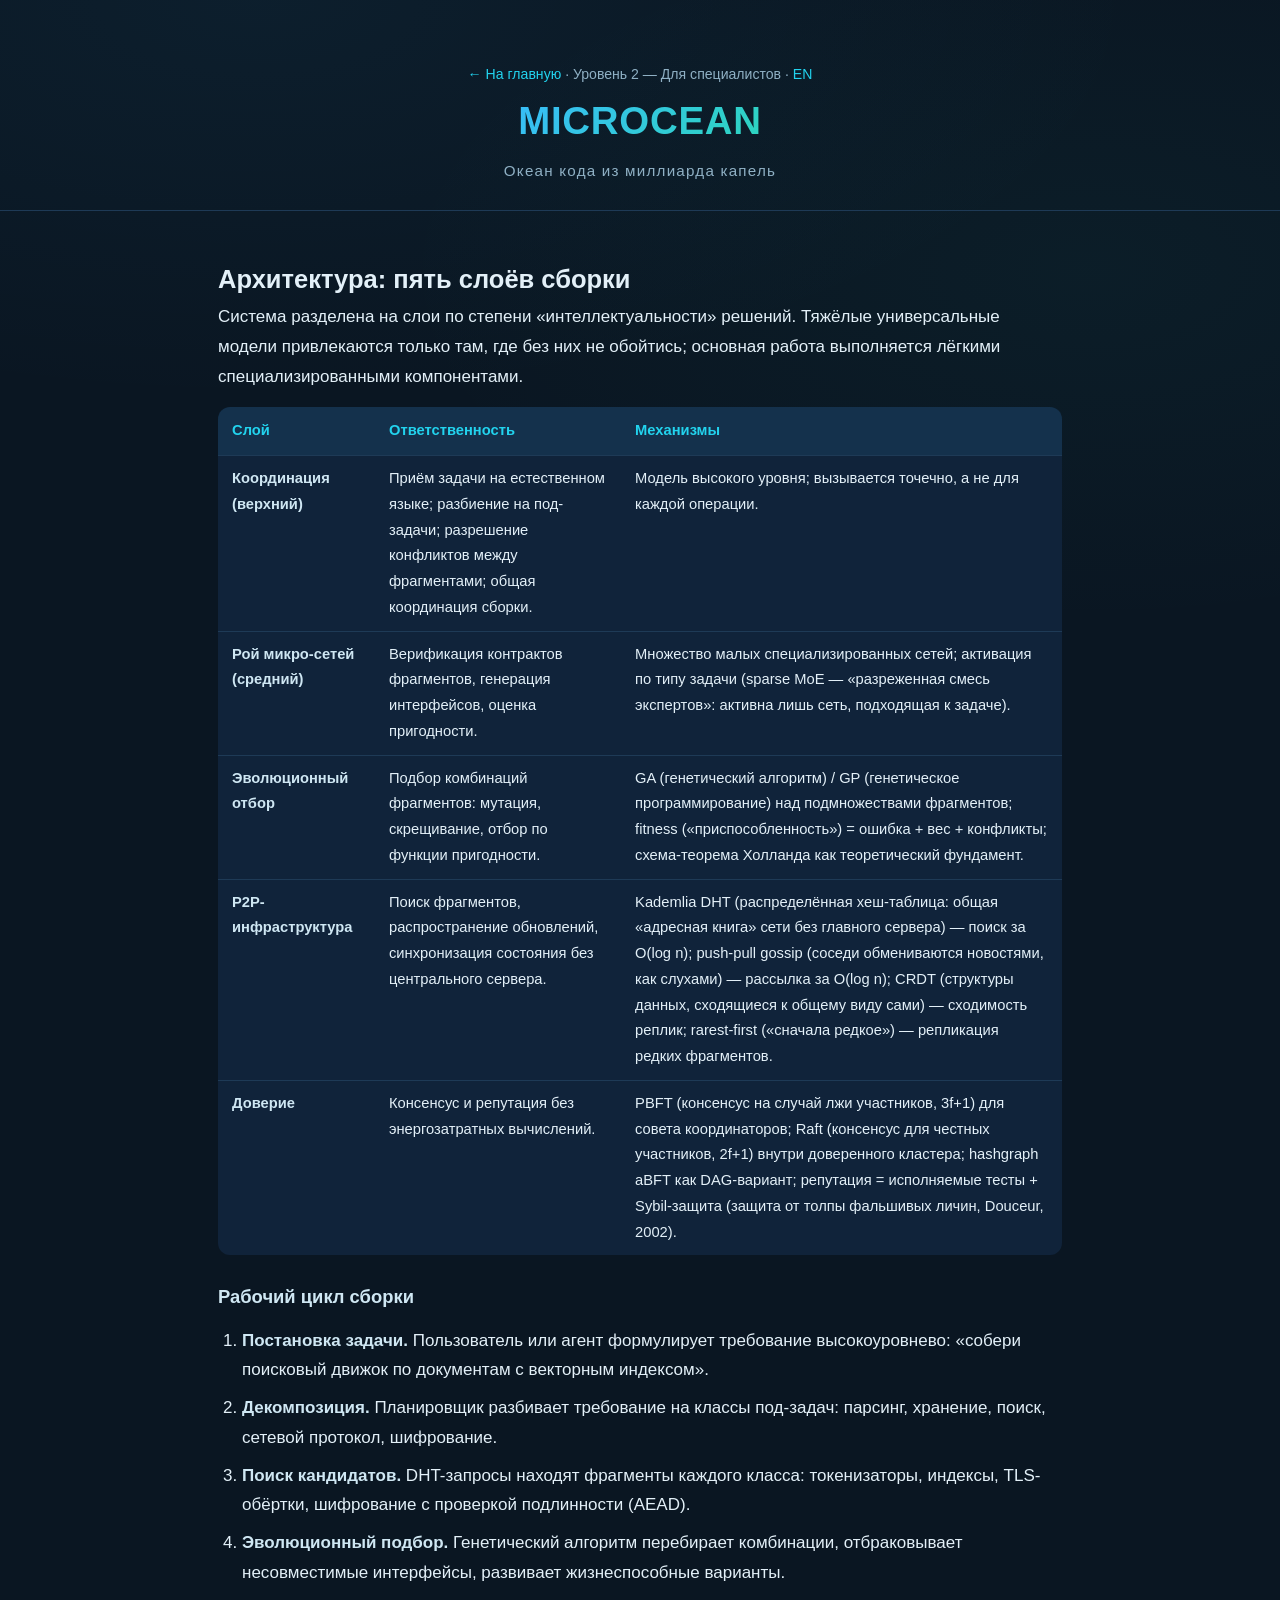
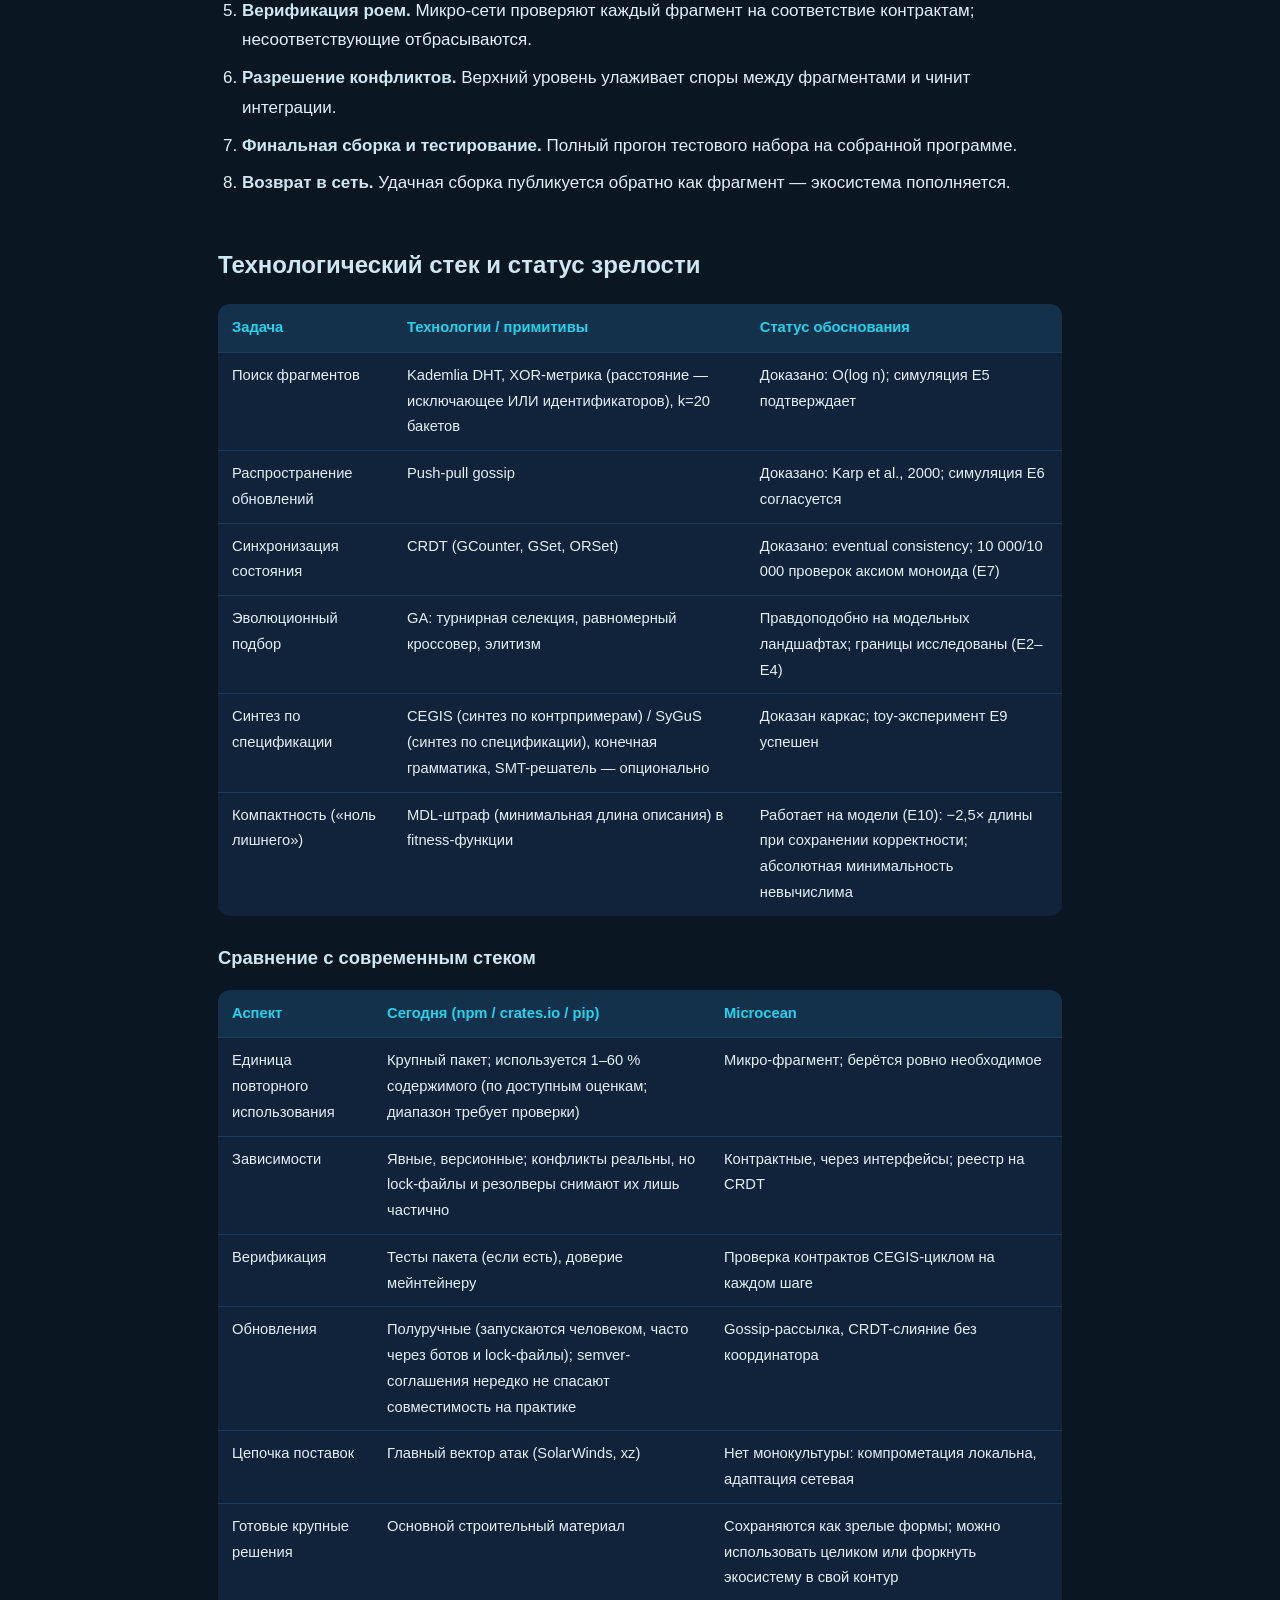
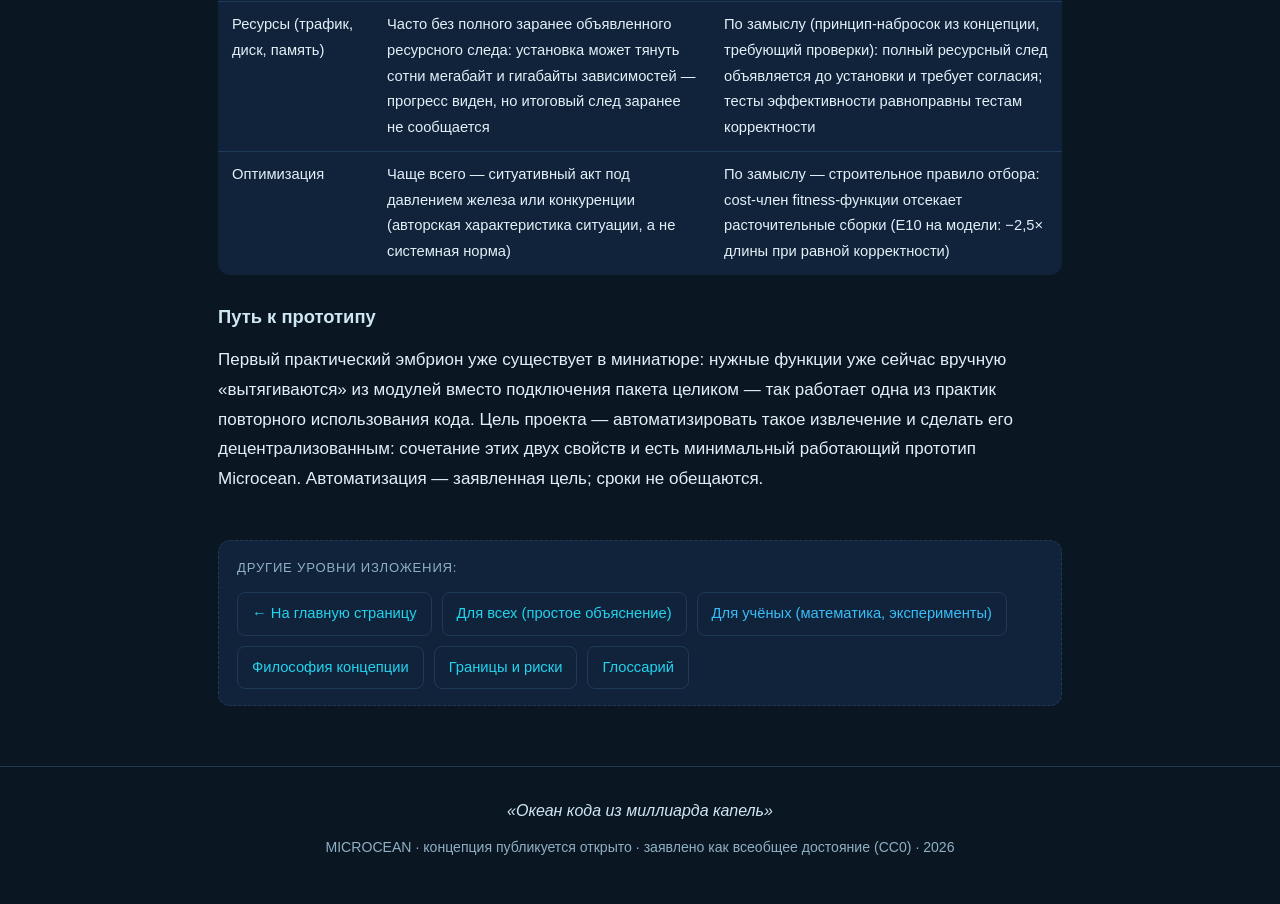
<file: ru/specialistam.html>
<!DOCTYPE html>
<html lang="ru">
<head>
<meta charset="UTF-8">
<meta name="viewport" content="width=device-width, initial-scale=1.0">
<title>MICROCEAN — Для специалистов</title>
<meta name="description" content="Архитектура Microcean: слои сборки, рабочий процесс, технологический стек и сравнение с современным стеком разработки.">
<meta name="theme-color" content="#0a1622">
<link rel="icon" href="../favicon.svg" type="image/svg+xml">
<link rel="stylesheet" href="../assets/style.css">
<meta property="og:type" content="website">
<meta property="og:title" content="MICROCEAN — Для специалистов">
<meta property="og:description" content="Архитектура Microcean: слои сборки, рабочий процесс, технологический стек и сравнение с современным стеком разработки.">
<meta property="og:site_name" content="MICROCEAN">
<meta property="og:locale" content="ru_RU">
<meta property="og:image" content="https://dsconoiz.github.io/microcean/favicon.svg">
<meta property="og:url" content="https://dsconoiz.github.io/microcean/ru/specialistam.html">
<link rel="canonical" href="https://dsconoiz.github.io/microcean/ru/specialistam.html">
<meta name="twitter:card" content="summary">
</head>
<body>

<header class="site">
  <div class="container">
    <nav class="breadcrumb" aria-label="Цепочка навигации"><a href="../index.html">← На главную</a> · Уровень 2 — Для специалистов · <a href="../en/specialists.html">EN</a></nav>
    <a class="logo" href="../index.html">MICROCEAN</a>
    <div class="logo-sub">Океан кода из миллиарда капель</div>
  </div>
</header>

<main class="container">

<section id="architecture">
  <h1 class="section-title">Архитектура: пять слоёв сборки</h1>
  <p>Система разделена на слои по степени «интеллектуальности» решений. Тяжёлые универсальные модели привлекаются только там, где без них не обойтись; основная работа выполняется лёгкими специализированными компонентами.</p>
  <table class="data">
    <thead><tr><th>Слой</th><th>Ответственность</th><th>Механизмы</th></tr></thead>
    <tbody>
      <tr>
        <td><strong>Координация (верхний)</strong></td>
        <td>Приём задачи на естественном языке; разбиение на под-задачи; разрешение конфликтов между фрагментами; общая координация сборки.</td>
        <td>Модель высокого уровня; вызывается точечно, а не для каждой операции.</td>
      </tr>
      <tr>
        <td><strong>Рой микро-сетей (средний)</strong></td>
        <td>Верификация контрактов фрагментов, генерация интерфейсов, оценка пригодности.</td>
        <td>Множество малых специализированных сетей; активация по типу задачи (sparse MoE — «разреженная смесь экспертов»: активна лишь сеть, подходящая к задаче).</td>
      </tr>
      <tr>
        <td><strong>Эволюционный отбор</strong></td>
        <td>Подбор комбинаций фрагментов: мутация, скрещивание, отбор по функции пригодности.</td>
        <td>GA (генетический алгоритм) / GP (генетическое программирование) над подмножествами фрагментов; fitness («приспособленность») = ошибка + вес + конфликты; схема-теорема Холланда как теоретический фундамент.</td>
      </tr>
      <tr>
        <td><strong>P2P-инфраструктура</strong></td>
        <td>Поиск фрагментов, распространение обновлений, синхронизация состояния без центрального сервера.</td>
        <td>Kademlia DHT (распределённая хеш-таблица: общая «адресная книга» сети без главного сервера) — поиск за O(log n); push-pull gossip (соседи обмениваются новостями, как слухами) — рассылка за O(log n); CRDT (структуры данных, сходящиеся к общему виду сами) — сходимость реплик; rarest-first («сначала редкое») — репликация редких фрагментов.</td>
      </tr>
      <tr>
        <td><strong>Доверие</strong></td>
        <td>Консенсус и репутация без энергозатратных вычислений.</td>
        <td>PBFT (консенсус на случай лжи участников, 3f+1) для совета координаторов; Raft (консенсус для честных участников, 2f+1) внутри доверенного кластера; hashgraph aBFT как DAG-вариант; репутация = исполняемые тесты + Sybil-защита (защита от толпы фальшивых личин, Douceur, 2002).</td>
      </tr>
    </tbody>
  </table>

  <h3 id="workflow">Рабочий цикл сборки</h3>
  <ol class="list">
    <li><strong>Постановка задачи.</strong> Пользователь или агент формулирует требование высокоуровнево: «собери поисковый движок по документам с векторным индексом».</li>
    <li><strong>Декомпозиция.</strong> Планировщик разбивает требование на классы под-задач: парсинг, хранение, поиск, сетевой протокол, шифрование.</li>
    <li><strong>Поиск кандидатов.</strong> DHT-запросы находят фрагменты каждого класса: токенизаторы, индексы, TLS-обёртки, шифрование с проверкой подлинности (AEAD).</li>
    <li><strong>Эволюционный подбор.</strong> Генетический алгоритм перебирает комбинации, отбраковывает несовместимые интерфейсы, развивает жизнеспособные варианты.</li>
    <li><strong>Верификация роем.</strong> Микро-сети проверяют каждый фрагмент на соответствие контрактам; несоответствующие отбрасываются.</li>
    <li><strong>Разрешение конфликтов.</strong> Верхний уровень улаживает споры между фрагментами и чинит интеграции.</li>
    <li><strong>Финальная сборка и тестирование.</strong> Полный прогон тестового набора на собранной программе.</li>
    <li><strong>Возврат в сеть.</strong> Удачная сборка публикуется обратно как фрагмент — экосистема пополняется.</li>
  </ol>
</section>

<section id="stack">
  <h2 class="section-title">Технологический стек и статус зрелости</h2>
  <table class="data">
    <thead><tr><th>Задача</th><th>Технологии / примитивы</th><th>Статус обоснования</th></tr></thead>
    <tbody>
      <tr><td>Поиск фрагментов</td><td>Kademlia DHT, XOR-метрика (расстояние — исключающее ИЛИ идентификаторов), k=20 бакетов</td><td>Доказано: O(log n); симуляция E5 подтверждает</td></tr>
      <tr><td>Распространение обновлений</td><td>Push-pull gossip</td><td>Доказано: Karp et al., 2000; симуляция E6 согласуется</td></tr>
      <tr><td>Синхронизация состояния</td><td>CRDT (GCounter, GSet, ORSet)</td><td>Доказано: eventual consistency; 10 000/10 000 проверок аксиом моноида (E7)</td></tr>
      <tr><td>Эволюционный подбор</td><td>GA: турнирная селекция, равномерный кроссовер, элитизм</td><td>Правдоподобно на модельных ландшафтах; границы исследованы (E2–E4)</td></tr>
      <tr><td>Синтез по спецификации</td><td>CEGIS (синтез по контрпримерам) / SyGuS (синтез по спецификации), конечная грамматика, SMT-решатель — опционально</td><td>Доказан каркас; toy-эксперимент E9 успешен</td></tr>
      <tr><td>Компактность («ноль лишнего»)</td><td>MDL-штраф (минимальная длина описания) в fitness-функции</td><td>Работает на модели (E10): −2,5× длины при сохранении корректности; абсолютная минимальность невычислима</td></tr>    </tbody>
  </table>

  <h3 id="comparison">Сравнение с современным стеком</h3>
  <table class="data">
    <thead><tr><th>Аспект</th><th>Сегодня (npm / crates.io / pip)</th><th>Microcean</th></tr></thead>
    <tbody>
      <tr><td>Единица повторного использования</td><td>Крупный пакет; используется 1–60 % содержимого (по доступным оценкам; диапазон требует проверки)</td><td>Микро-фрагмент; берётся ровно необходимое</td></tr>
      <tr><td>Зависимости</td><td>Явные, версионные; конфликты реальны, но lock-файлы и резолверы снимают их лишь частично</td><td>Контрактные, через интерфейсы; реестр на CRDT</td></tr>
      <tr><td>Верификация</td><td>Тесты пакета (если есть), доверие мейнтейнеру</td><td>Проверка контрактов CEGIS-циклом на каждом шаге</td></tr>
      <tr><td>Обновления</td><td>Полуручные (запускаются человеком, часто через ботов и lock-файлы); semver-соглашения нередко не спасают совместимость на практике</td><td>Gossip-рассылка, CRDT-слияние без координатора</td></tr>
      <tr><td>Цепочка поставок</td><td>Главный вектор атак (SolarWinds, xz)</td><td>Нет монокультуры: компрометация локальна, адаптация сетевая</td></tr>
      <tr><td>Готовые крупные решения</td><td>Основной строительный материал</td><td>Сохраняются как зрелые формы; можно использовать целиком или форкнуть экосистему в свой контур</td></tr>
      <tr><td>Ресурсы (трафик, диск, память)</td><td>Часто без полного заранее объявленного ресурсного следа: установка может тянуть сотни мегабайт и гигабайты зависимостей — прогресс виден, но итоговый след заранее не сообщается</td><td>По замыслу (принцип-набросок из концепции, требующий проверки): полный ресурсный след объявляется до установки и требует согласия; тесты эффективности равноправны тестам корректности</td></tr>
      <tr><td>Оптимизация</td><td>Чаще всего — ситуативный акт под давлением железа или конкуренции (авторская характеристика ситуации, а не системная норма)</td><td>По замыслу — строительное правило отбора: cost-член fitness-функции отсекает расточительные сборки (E10 на модели: −2,5× длины при равной корректности)</td></tr>    </tbody>
  </table>

  <h3 id="prototype">Путь к прототипу</h3>
  <p>Первый практический эмбрион уже существует в миниатюре: нужные функции уже сейчас вручную «вытягиваются» из модулей вместо подключения пакета целиком — так работает одна из практик повторного использования кода. Цель проекта — автоматизировать такое извлечение и сделать его децентрализованным: сочетание этих двух свойств и есть минимальный работающий прототип Microcean. Автоматизация — заявленная цель; сроки не обещаются.</p>
</section>

<section id="next">
  <div class="level-links">
    <span class="lbl">Другие уровни изложения:</span>
    <a href="../index.html">← На главную страницу</a>
    <a href="vsem.html">Для всех (простое объяснение)</a>
    <a class="lv3" href="uchenym.html">Для учёных (математика, эксперименты)</a>
    <a href="filosofiya.html">Философия концепции</a>
    <a href="limits.html">Границы и риски</a>
    <a href="glossary.html">Глоссарий</a>
  </div>
</section>

</main>

<footer class="site">
  <div class="container">
    <div class="slogan">«Океан кода из миллиарда капель»</div>
    <div>MICROCEAN · концепция публикуется открыто · заявлено как всеобщее достояние (CC0) · 2026</div>
  </div>
</footer>

</body>
</html>
</file>
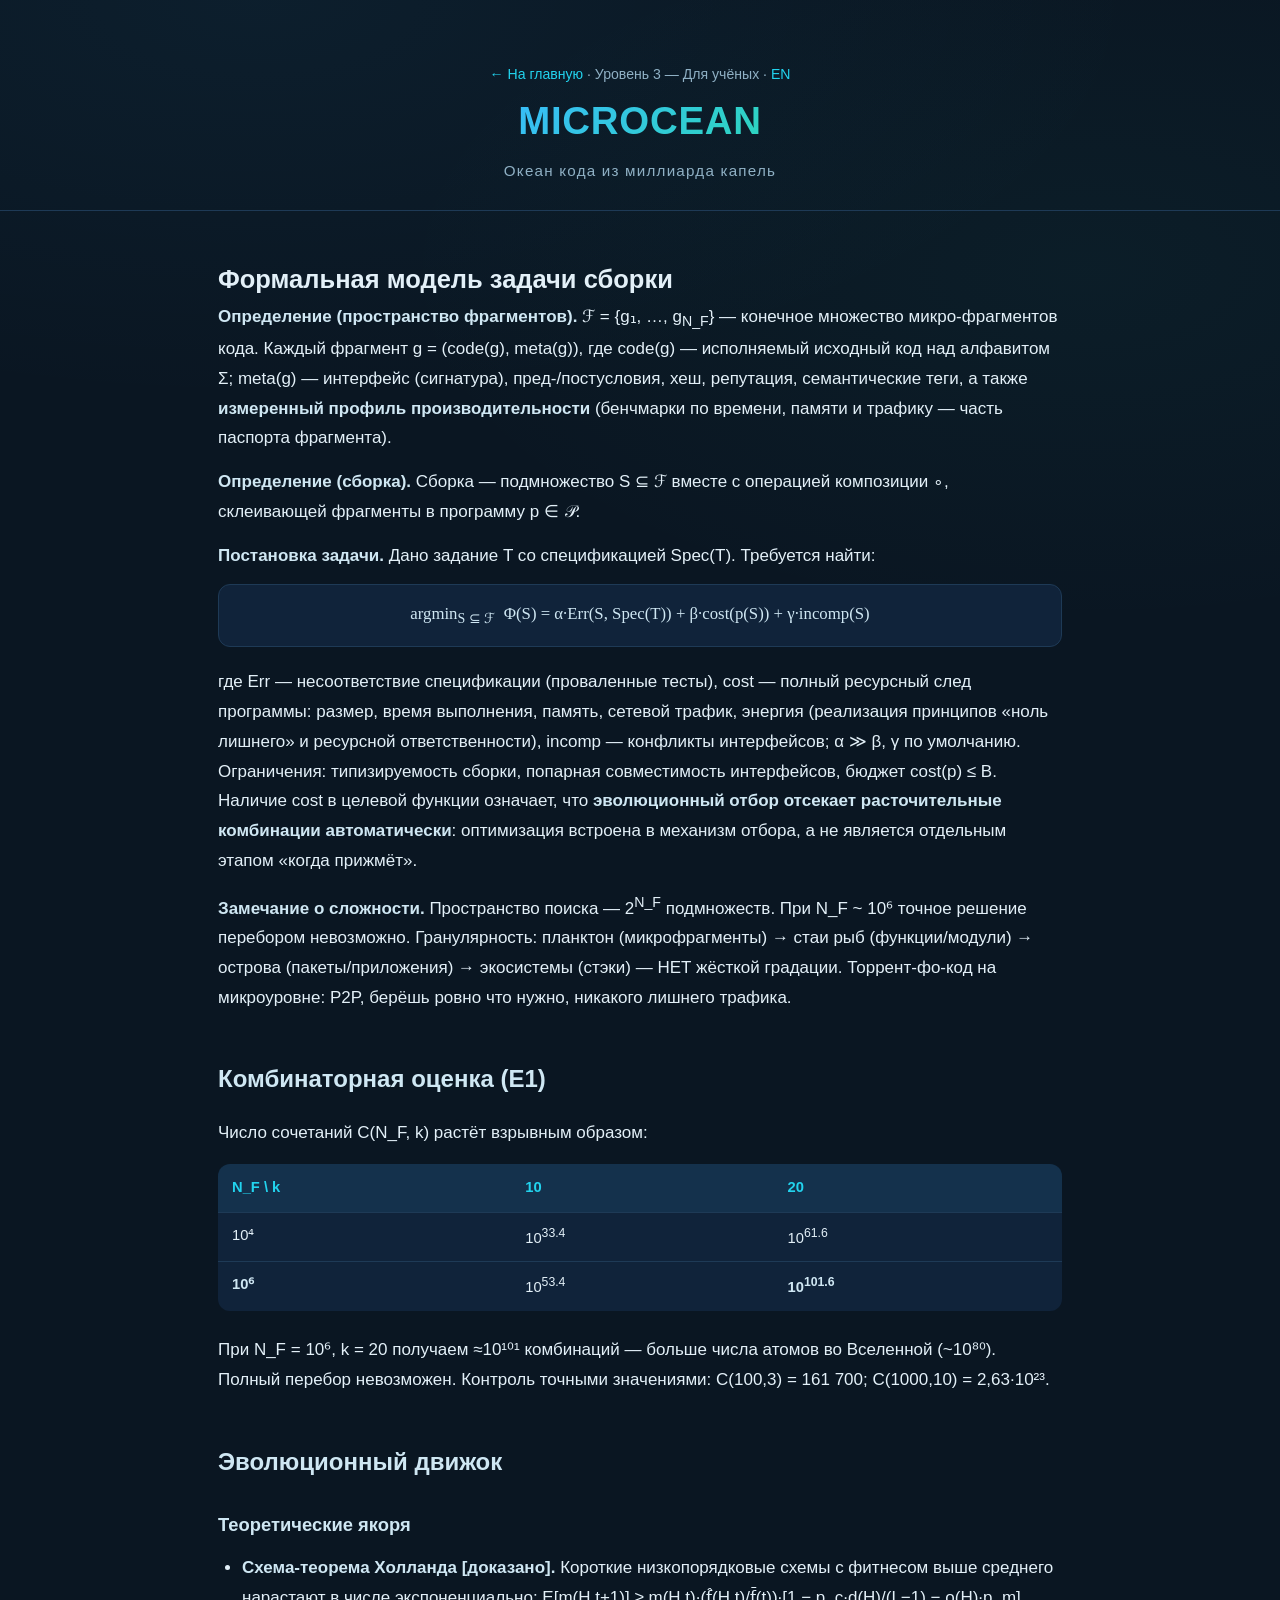
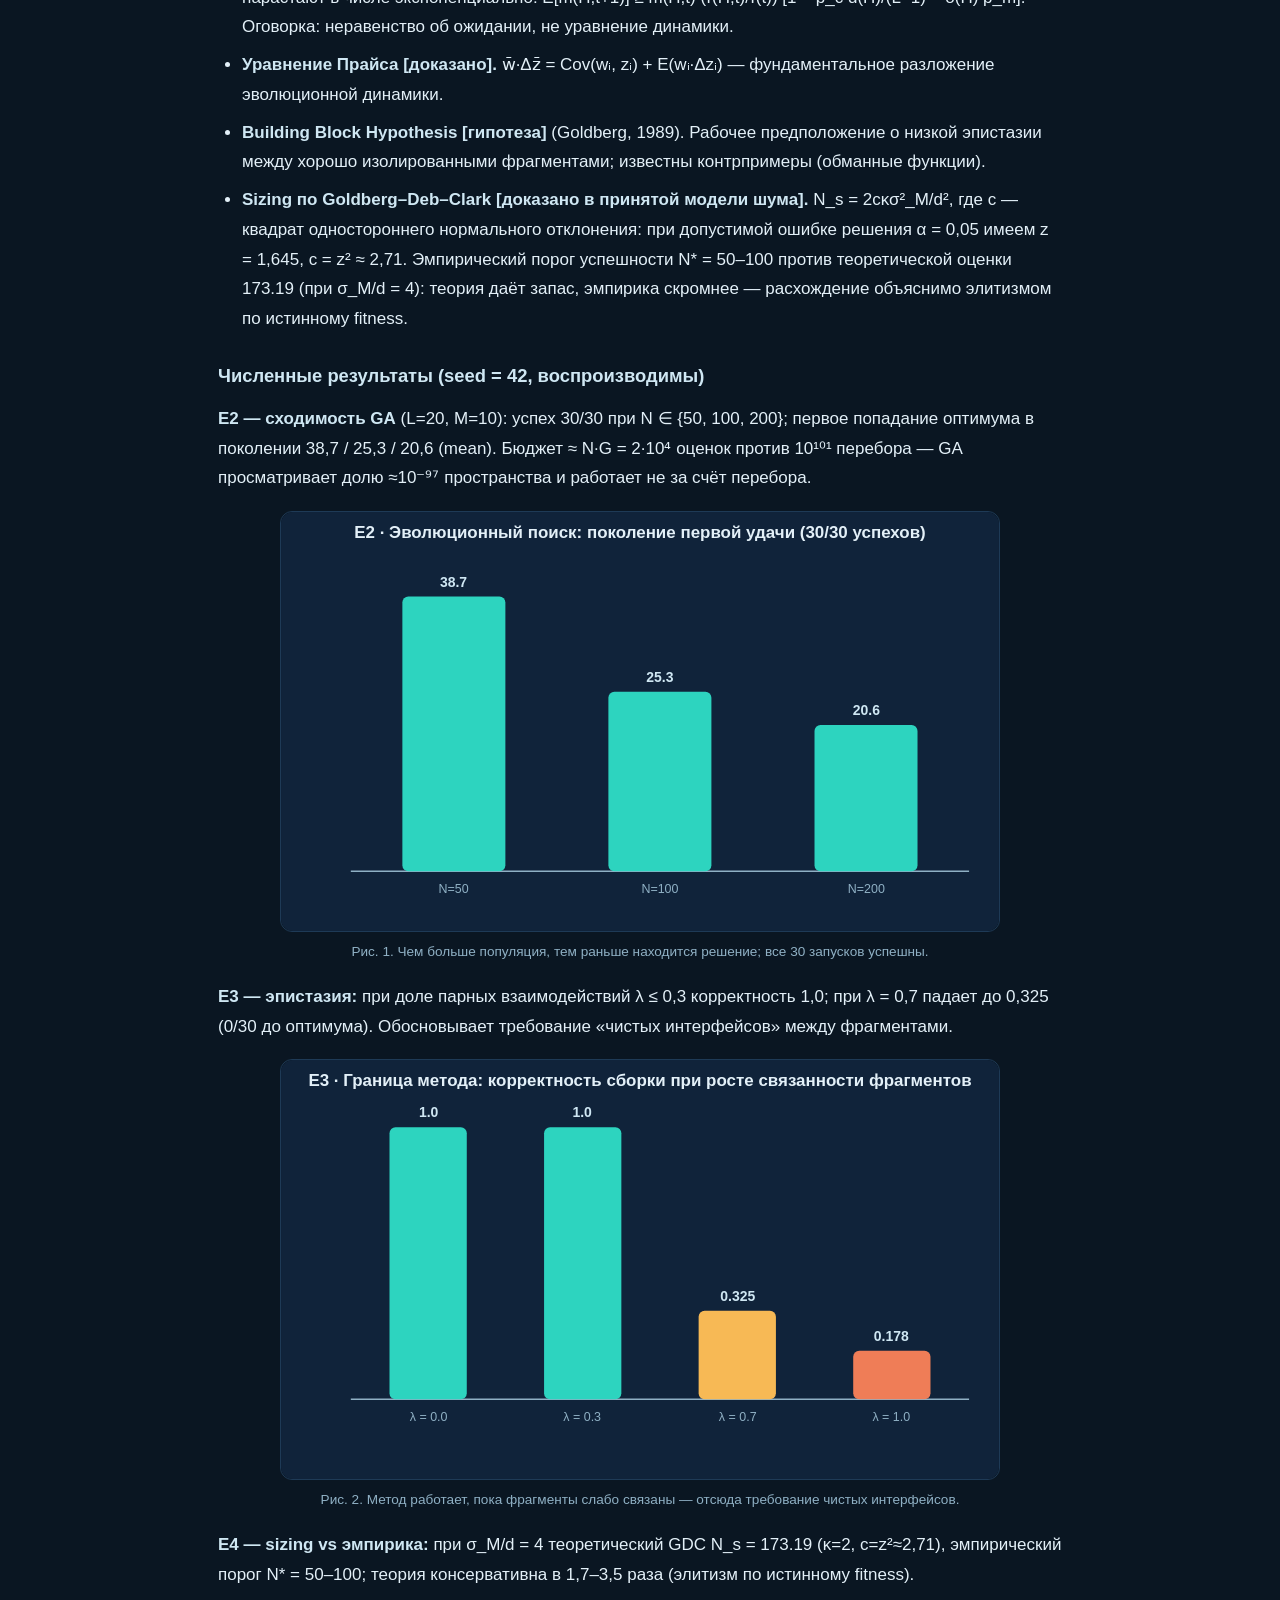
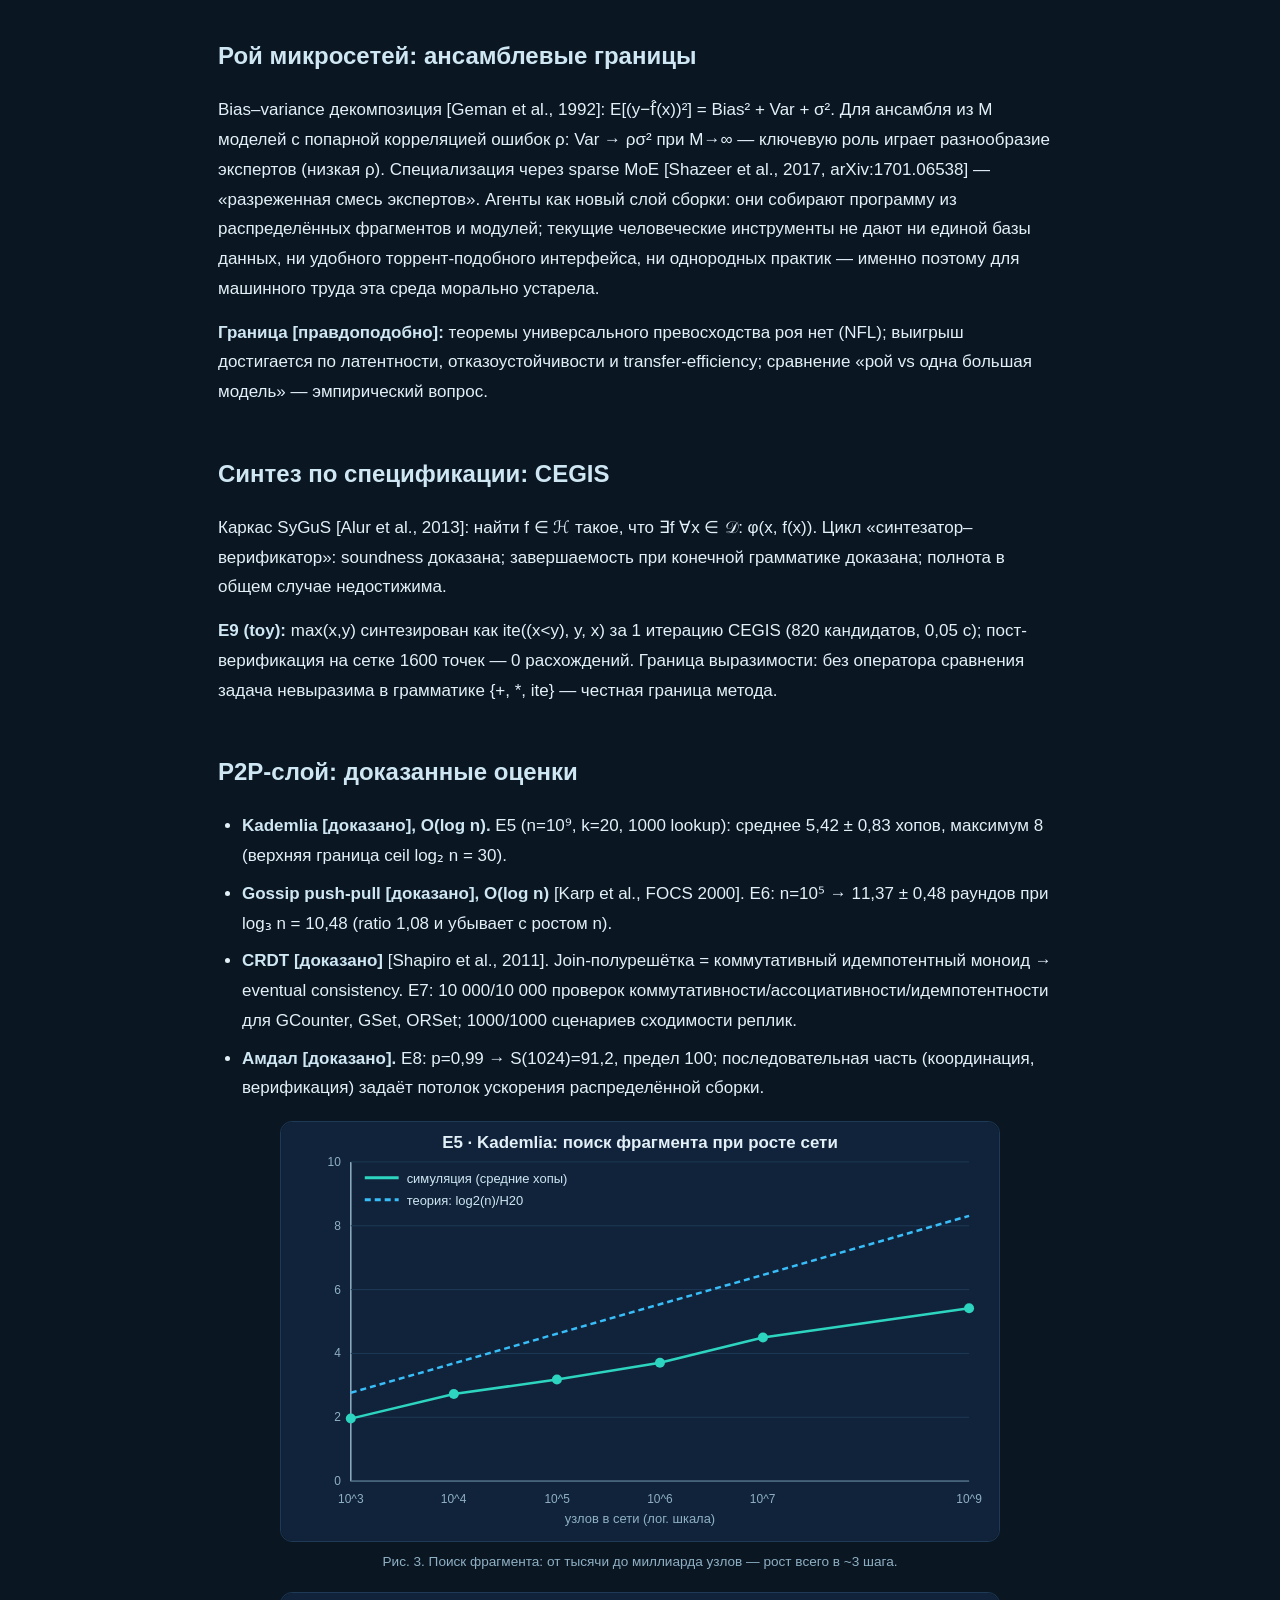
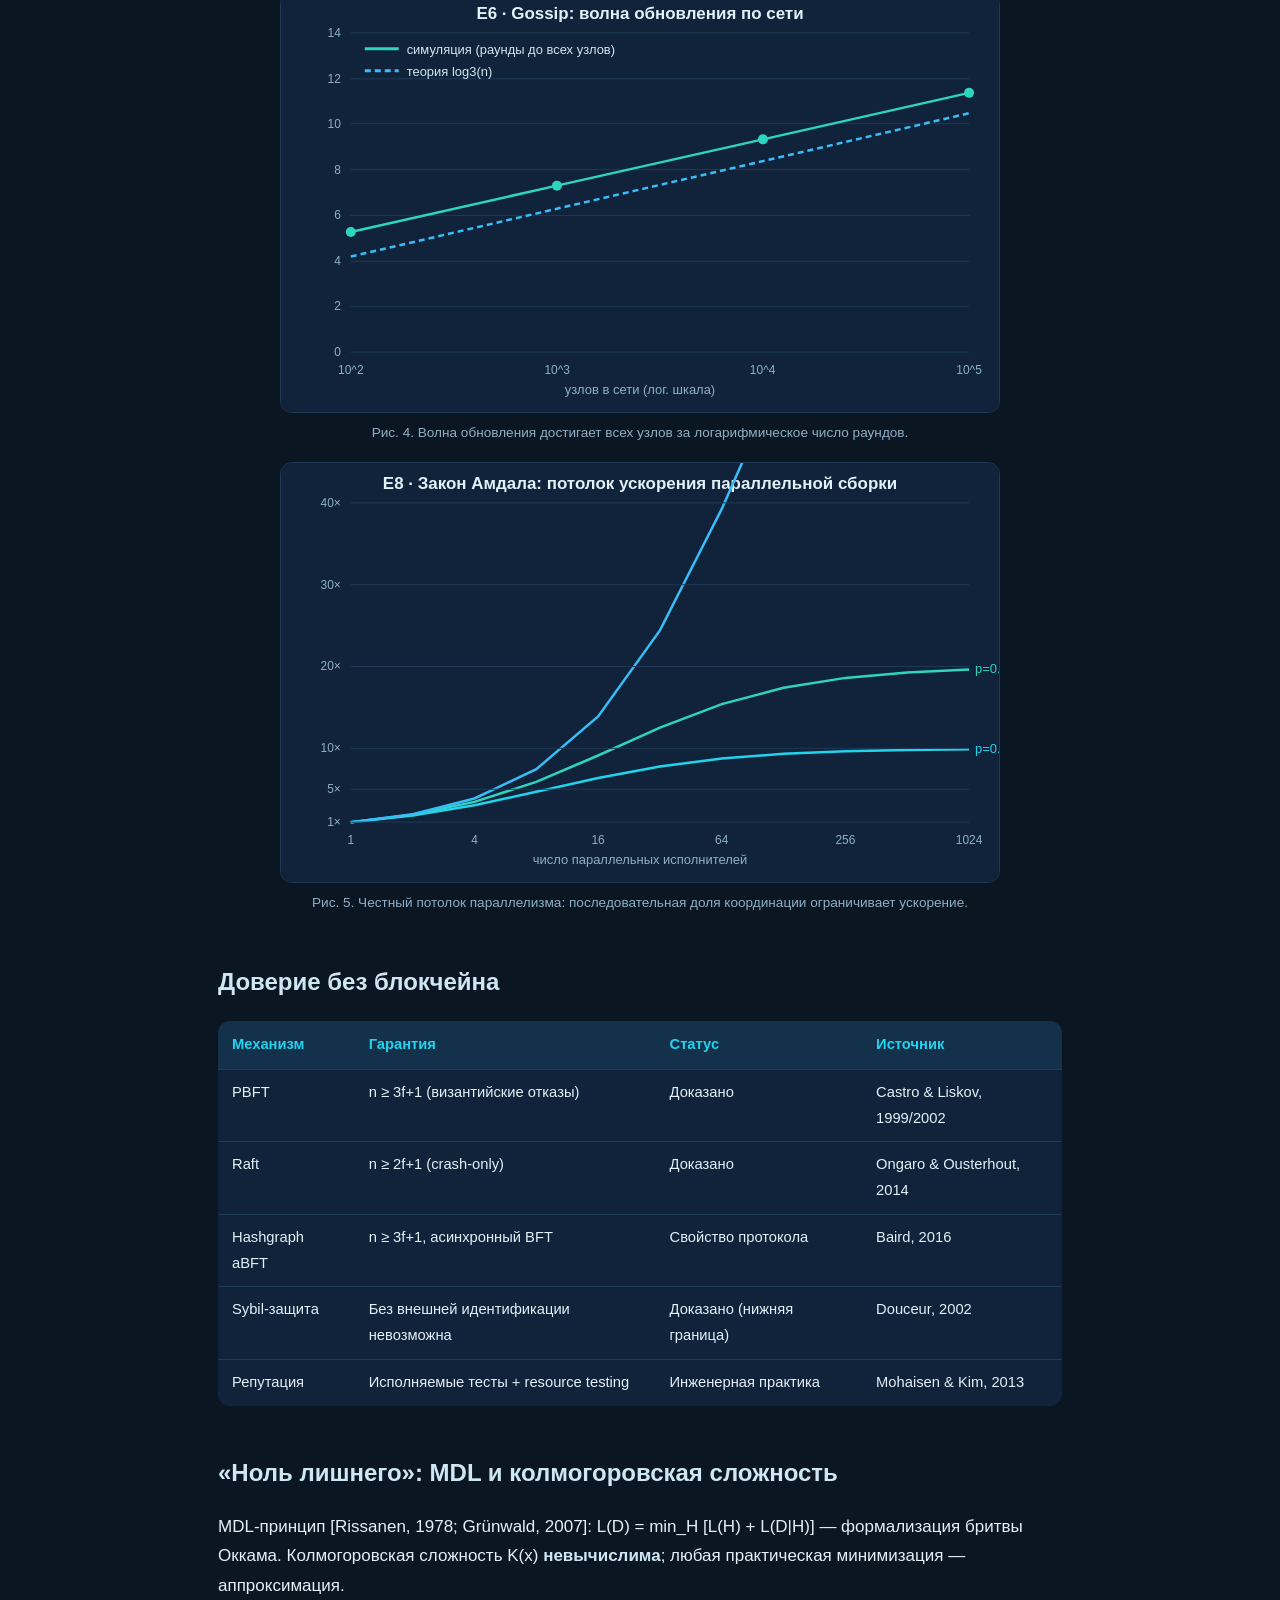
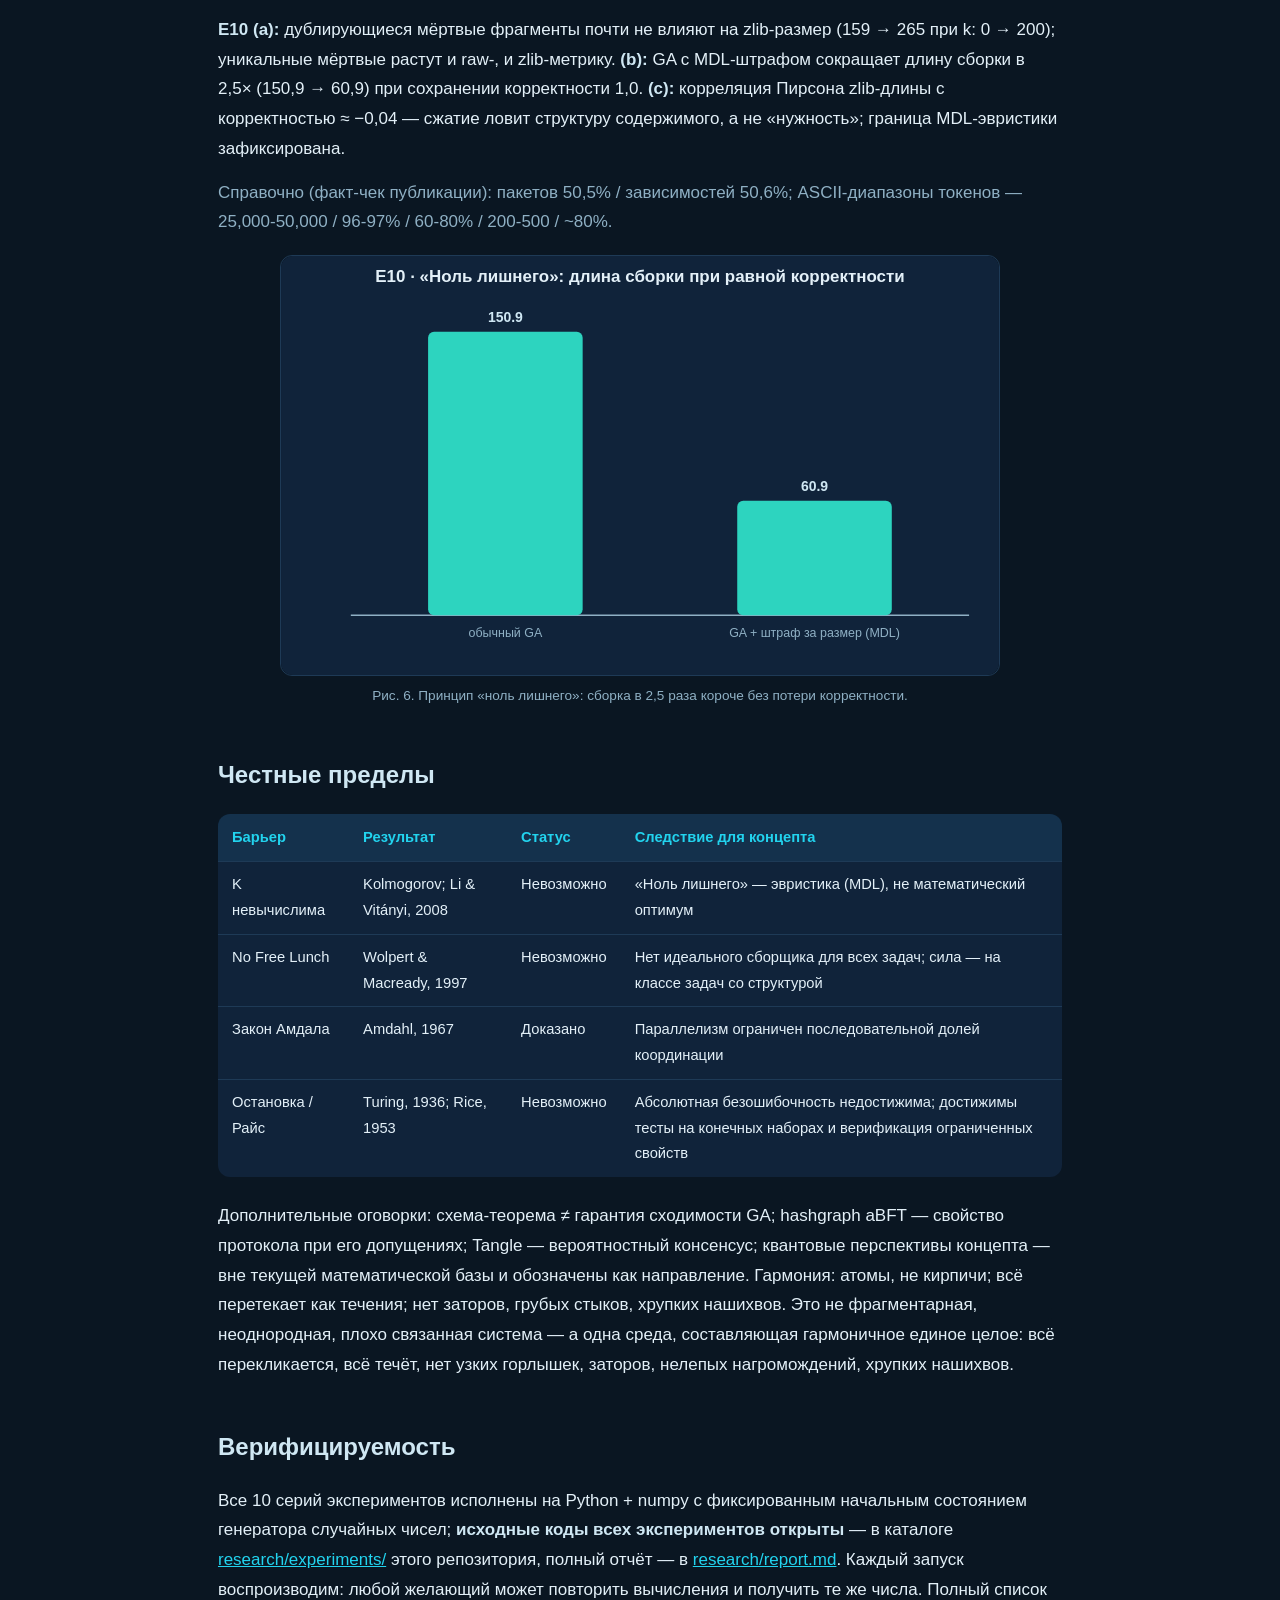
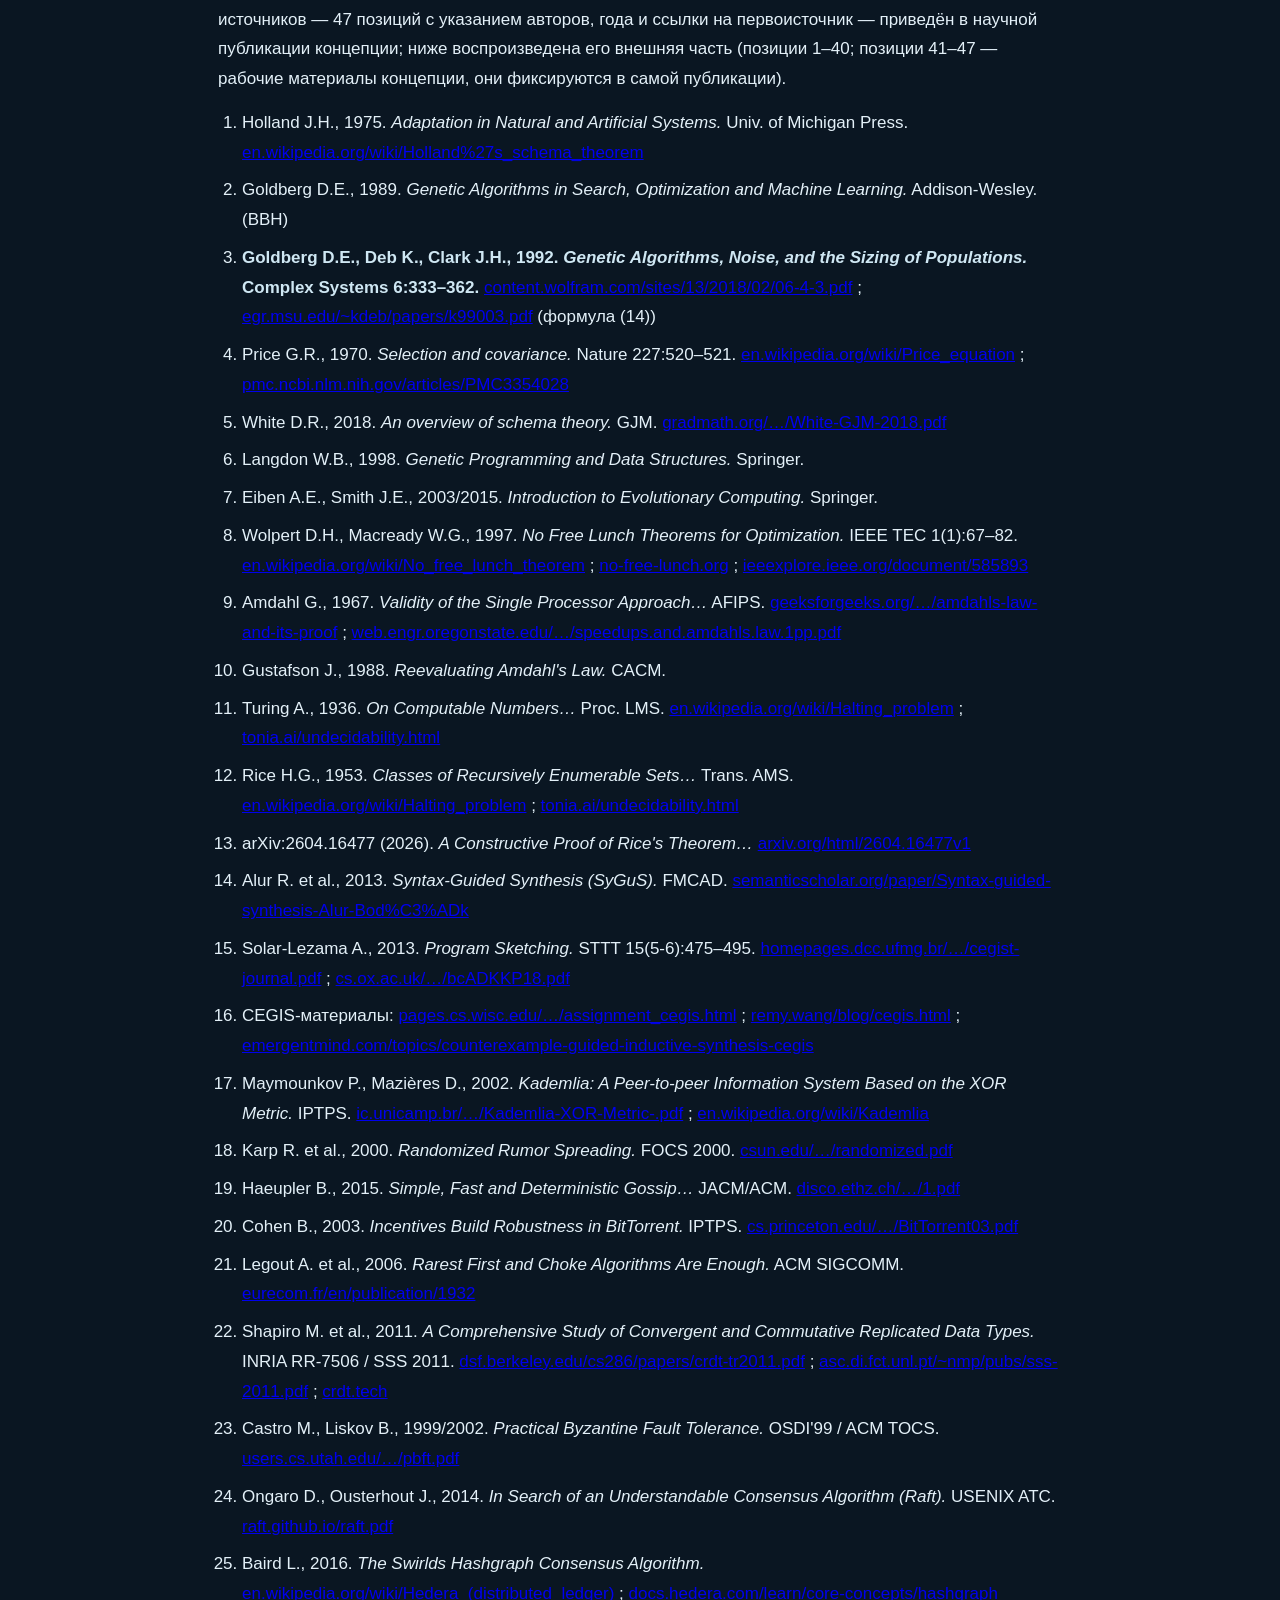
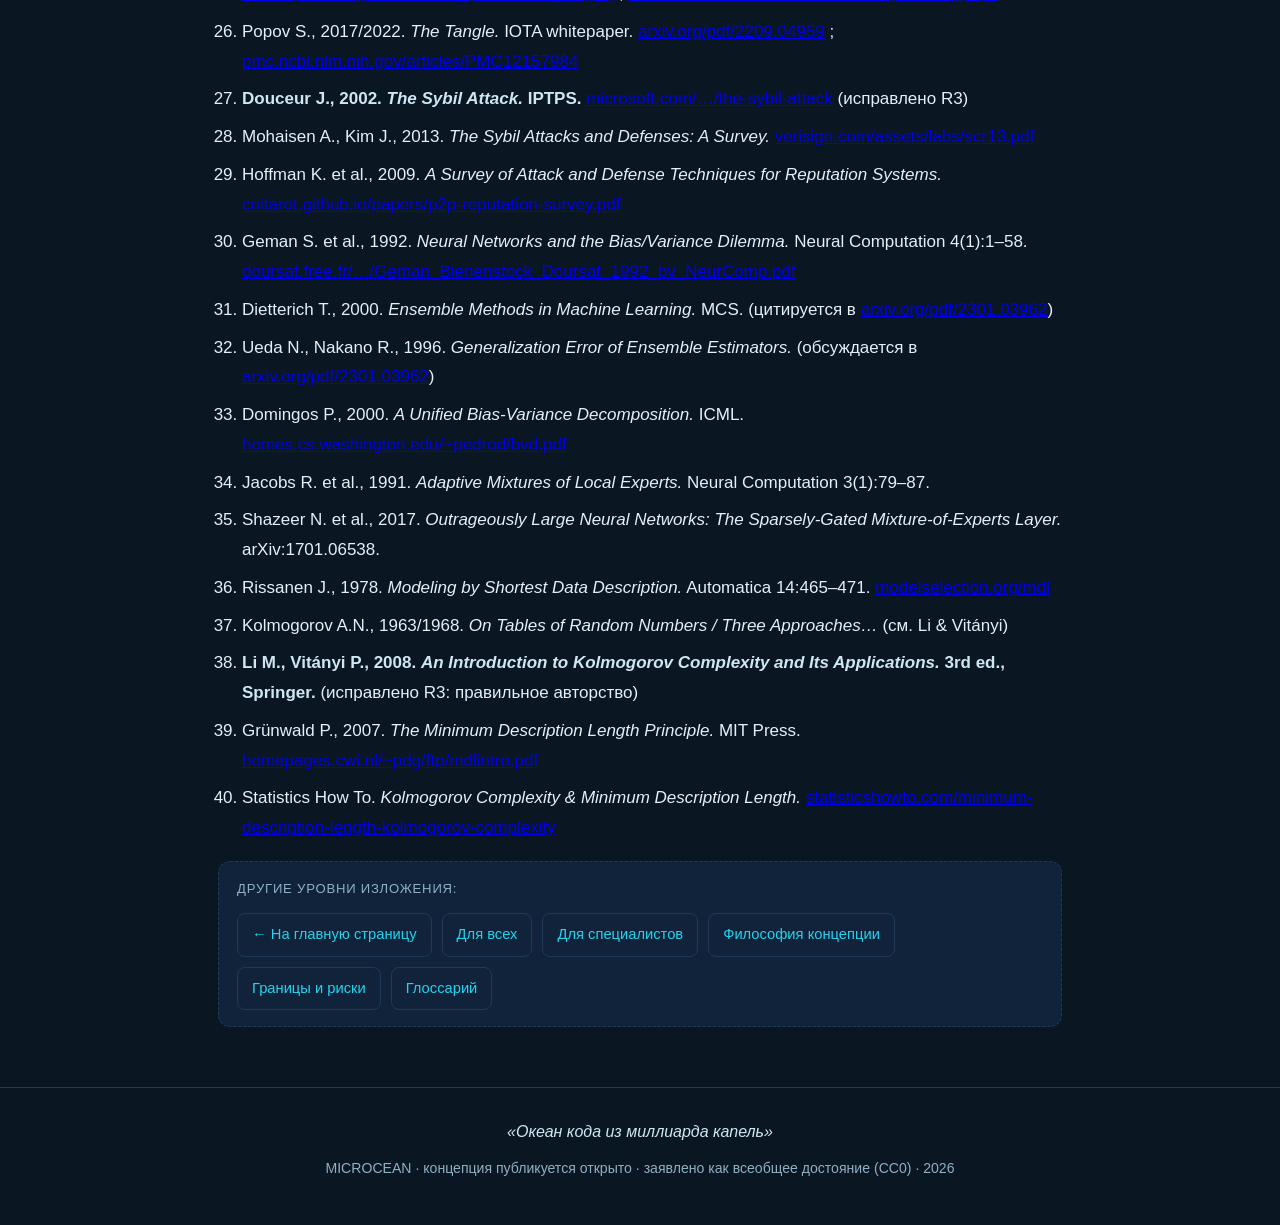
<file: ru/uchenym.html>
<!DOCTYPE html>
<html lang="ru">
<head>
<meta charset="UTF-8">
<meta name="viewport" content="width=device-width, initial-scale=1.0">
<title>MICROCEAN — Для учёных</title>
<meta name="description" content="Формальная модель Microcean, математический аппарат, численные эксперименты E1–E10 с воспроизводимыми результатами и честный анализ границ применимости.">
<meta name="theme-color" content="#0a1622">
<link rel="icon" href="../favicon.svg" type="image/svg+xml">
<link rel="stylesheet" href="../assets/style.css">
<meta property="og:type" content="website">
<meta property="og:title" content="MICROCEAN — Для учёных">
<meta property="og:description" content="Формальная модель Microcean, математический аппарат, численные эксперименты E1–E10 с воспроизводимыми результатами и честный анализ границ применимости.">
<meta property="og:site_name" content="MICROCEAN">
<meta property="og:locale" content="ru_RU">
<meta property="og:image" content="https://dsconoiz.github.io/microcean/favicon.svg">
<meta property="og:url" content="https://dsconoiz.github.io/microcean/ru/uchenym.html">
<link rel="canonical" href="https://dsconoiz.github.io/microcean/ru/uchenym.html">
<meta name="twitter:card" content="summary">
</head>
<body>

<header class="site">
  <div class="container">
    <nav class="breadcrumb" aria-label="Цепочка навигации"><a href="../index.html">← На главную</a> · Уровень 3 — Для учёных · <a href="../en/scientists.html">EN</a></nav>
    <a class="logo" href="../index.html">MICROCEAN</a>
    <div class="logo-sub">Океан кода из миллиарда капель</div>
  </div>
</header>

<main class="container">

<section id="model">
  <h1 class="section-title">Формальная модель задачи сборки</h1>
  <p><strong>Определение (пространство фрагментов).</strong> ℱ = {g₁, …, g<sub>N_F</sub>} — конечное множество микро-фрагментов кода. Каждый фрагмент g = (code(g), meta(g)), где code(g) — исполняемый исходный код над алфавитом Σ; meta(g) — интерфейс (сигнатура), пред-/постусловия, хеш, репутация, семантические теги, а также <strong>измеренный профиль производительности</strong> (бенчмарки по времени, памяти и трафику — часть паспорта фрагмента).</p>
  <p><strong>Определение (сборка).</strong> Сборка — подмножество S ⊆ ℱ вместе с операцией композиции ∘, склеивающей фрагменты в программу p ∈ 𝒫.</p>
  <p><strong>Постановка задачи.</strong> Дано задание T со спецификацией Spec(T). Требуется найти:</p>
  <div class="formula">argmin<sub>S ⊆ ℱ</sub>&nbsp;&nbsp;Φ(S) = α·Err(S, Spec(T)) + β·cost(p(S)) + γ·incomp(S)</div>
  <p>где Err — несоответствие спецификации (проваленные тесты), cost — полный ресурсный след программы: размер, время выполнения, память, сетевой трафик, энергия (реализация принципов «ноль лишнего» и ресурсной ответственности), incomp — конфликты интерфейсов; α ≫ β, γ по умолчанию. Ограничения: типизируемость сборки, попарная совместимость интерфейсов, бюджет cost(p) ≤ B. Наличие cost в целевой функции означает, что <strong>эволюционный отбор отсекает расточительные комбинации автоматически</strong>: оптимизация встроена в механизм отбора, а не является отдельным этапом «когда прижмёт».</p>
  <p><strong>Замечание о сложности.</strong> Пространство поиска — 2<sup>N_F</sup> подмножеств. При N_F ~ 10⁶ точное решение перебором невозможно. Гранулярность: планктон (микрофрагменты) → стаи рыб (функции/модули) → острова (пакеты/приложения) → экосистемы (стэки) — НЕТ жёсткой градации. Торрент-фо-код на микроуровне: P2P, берёшь ровно что нужно, никакого лишнего трафика.</p>
</section>

<section id="evidence">
  <h2 class="section-title">Комбинаторная оценка (E1)</h2>
  <p>Число сочетаний C(N_F, k) растёт взрывным образом:</p>
  <table class="data">
    <thead><tr><th>N_F \ k</th><th>10</th><th>20</th></tr></thead>
    <tbody>
      <tr><td>10⁴</td><td>10<sup>33.4</sup></td><td>10<sup>61.6</sup></td></tr>
      <tr><td><strong>10⁶</strong></td><td>10<sup>53.4</sup></td><td><strong>10<sup>101.6</sup></strong></td></tr>
    </tbody>
  </table>
  <p>При N_F = 10⁶, k = 20 получаем ≈10¹⁰¹ комбинаций — больше числа атомов во Вселенной (~10⁸⁰). Полный перебор невозможен. Контроль точными значениями: C(100,3) = 161 700; C(1000,10) = 2,63·10²³.</p>
</section>

<section id="evolution">
  <h2 class="section-title">Эволюционный движок</h2>
  <h3>Теоретические якоря</h3>
  <ul class="list">
    <li><strong>Схема-теорема Холланда [доказано].</strong> Короткие низкопорядковые схемы с фитнесом выше среднего нарастают в числе экспоненциально: E[m(H,t+1)] ≥ m(H,t)·(f̂(H,t)/f̄(t))·[1 − p_c·d(H)/(L−1) − o(H)·p_m]. Оговорка: неравенство об ожидании, не уравнение динамики.</li>
    <li><strong>Уравнение Прайса [доказано].</strong> w̄·Δz̄ = Cov(wᵢ, zᵢ) + E(wᵢ·Δzᵢ) — фундаментальное разложение эволюционной динамики.</li>
    <li><strong>Building Block Hypothesis [гипотеза]</strong> (Goldberg, 1989). Рабочее предположение о низкой эпистазии между хорошо изолированными фрагментами; известны контрпримеры (обманные функции).</li>
    <li><strong>Sizing по Goldberg–Deb–Clark [доказано в принятой модели шума].</strong> N_s = 2cκσ²_M/d², где c — квадрат одностороннего нормального отклонения: при допустимой ошибке решения α = 0,05 имеем z = 1,645, c = z² ≈ 2,71. Эмпирический порог успешности N* = 50–100 против теоретической оценки 173.19 (при σ_M/d = 4): теория даёт запас, эмпирика скромнее — расхождение объяснимо элитизмом по истинному fitness.</li>
  </ul>
  <h3>Численные результаты (seed = 42, воспроизводимы)</h3>
  <p><strong>E2 — сходимость GA</strong> (L=20, M=10): успех 30/30 при N ∈ {50, 100, 200}; первое попадание оптимума в поколении 38,7 / 25,3 / 20,6 (mean). Бюджет ≈ N·G = 2·10⁴ оценок против 10¹⁰¹ перебора — GA просматривает долю ≈10⁻⁹⁷ пространства и работает не за счёт перебора.</p>
  <figure style="margin:18px 0;">
    <img src="../assets/charts/ga.svg" alt="E2: сходимость генетического алгоритма" style="width:100%;max-width:720px;display:block;margin:0 auto;border-radius:12px;border:1px solid var(--border);">
    <figcaption style="text-align:center;color:var(--text-dim);font-size:0.85rem;margin-top:8px;">Рис. 1. Чем больше популяция, тем раньше находится решение; все 30 запусков успешны.</figcaption>
  </figure>
  <p><strong>E3 — эпистазия:</strong> при доле парных взаимодействий λ ≤ 0,3 корректность 1,0; при λ = 0,7 падает до 0,325 (0/30 до оптимума). Обосновывает требование «чистых интерфейсов» между фрагментами.</p>
  <figure style="margin:18px 0;">
    <img src="../assets/charts/epistasis.svg" alt="E3: влияние связанности фрагментов на корректность" style="width:100%;max-width:720px;display:block;margin:0 auto;border-radius:12px;border:1px solid var(--border);">
    <figcaption style="text-align:center;color:var(--text-dim);font-size:0.85rem;margin-top:8px;">Рис. 2. Метод работает, пока фрагменты слабо связаны — отсюда требование чистых интерфейсов.</figcaption>
  </figure>
  <p><strong>E4 — sizing vs эмпирика:</strong> при σ_M/d = 4 теоретический GDC N_s = 173.19 (κ=2, c=z²≈2,71), эмпирический порог N* = 50–100; теория консервативна в 1,7–3,5 раза (элитизм по истинному fitness).</p>
</section>

<section id="swarm">
  <h2 class="section-title">Рой микросетей: ансамблевые границы</h2>
  <p>Bias–variance декомпозиция [Geman et al., 1992]: E[(y−f̂(x))²] = Bias² + Var + σ². Для ансамбля из M моделей с попарной корреляцией ошибок ρ: Var → ρσ² при M→∞ — ключевую роль играет разнообразие экспертов (низкая ρ). Специализация через sparse MoE [Shazeer et al., 2017, arXiv:1701.06538] — «разреженная смесь экспертов». Агенты как новый слой сборки: они собирают программу из распределённых фрагментов и модулей; текущие человеческие инструменты не дают ни единой базы данных, ни удобного торрент-подобного интерфейса, ни однородных практик — именно поэтому для машинного труда эта среда морально устарела.</p>
  <p><strong>Граница [правдоподобно]:</strong> теоремы универсального превосходства роя нет (NFL); выигрыш достигается по латентности, отказоустойчивости и transfer-efficiency; сравнение «рой vs одна большая модель» — эмпирический вопрос.</p>
</section>

<section id="cegis">
  <h2 class="section-title">Синтез по спецификации: CEGIS</h2>
  <p>Каркас SyGuS [Alur et al., 2013]: найти f ∈ ℋ такое, что ∃f ∀x ∈ 𝒟: φ(x, f(x)). Цикл «синтезатор–верификатор»: soundness доказана; завершаемость при конечной грамматике доказана; полнота в общем случае недостижима.</p>
  <p><strong>E9 (toy):</strong> max(x,y) синтезирован как ite((x&lt;y), y, x) за 1 итерацию CEGIS (820 кандидатов, 0,05 с); пост-верификация на сетке 1600 точек — 0 расхождений. Граница выразимости: без оператора сравнения задача невыразима в грамматике {+, *, ite} — честная граница метода.</p>
</section>

<section id="p2p">
  <h2 class="section-title">P2P-слой: доказанные оценки</h2>
  <ul class="list">
    <li><strong>Kademlia [доказано], O(log n).</strong> E5 (n=10⁹, k=20, 1000 lookup): среднее 5,42 ± 0,83 хопов, максимум 8 (верхняя граница ceil log₂ n = 30).</li>
    <li><strong>Gossip push-pull [доказано], O(log n)</strong> [Karp et al., FOCS 2000]. E6: n=10⁵ → 11,37 ± 0,48 раундов при log₃ n = 10,48 (ratio 1,08 и убывает с ростом n).</li>
    <li><strong>CRDT [доказано]</strong> [Shapiro et al., 2011]. Join-полурешётка = коммутативный идемпотентный моноид → eventual consistency. E7: 10 000/10 000 проверок коммутативности/ассоциативности/идемпотентности для GCounter, GSet, ORSet; 1000/1000 сценариев сходимости реплик.</li>
    <li><strong>Амдал [доказано].</strong> E8: p=0,99 → S(1024)=91,2, предел 100; последовательная часть (координация, верификация) задаёт потолок ускорения распределённой сборки.</li>
  </ul>
  <figure style="margin:18px 0;">
    <img src="../assets/charts/kademlia.svg" alt="E5: хопы Kademlia при росте сети" style="width:100%;max-width:720px;display:block;margin:0 auto;border-radius:12px;border:1px solid var(--border);">
    <figcaption style="text-align:center;color:var(--text-dim);font-size:0.85rem;margin-top:8px;">Рис. 3. Поиск фрагмента: от тысячи до миллиарда узлов — рост всего в ~3 шага.</figcaption>
  </figure>
  <figure style="margin:18px 0;">
    <img src="../assets/charts/gossip.svg" alt="E6: раунды распространения обновления" style="width:100%;max-width:720px;display:block;margin:0 auto;border-radius:12px;border:1px solid var(--border);">
    <figcaption style="text-align:center;color:var(--text-dim);font-size:0.85rem;margin-top:8px;">Рис. 4. Волна обновления достигает всех узлов за логарифмическое число раундов.</figcaption>
  </figure>
  <figure style="margin:18px 0;">
    <img src="../assets/charts/amdahl.svg" alt="E8: кривые Амдала для разных долей параллелизма" style="width:100%;max-width:720px;display:block;margin:0 auto;border-radius:12px;border:1px solid var(--border);">
    <figcaption style="text-align:center;color:var(--text-dim);font-size:0.85rem;margin-top:8px;">Рис. 5. Честный потолок параллелизма: последовательная доля координации ограничивает ускорение.</figcaption>
  </figure>
</section>

<section id="trust">
  <h2 class="section-title">Доверие без блокчейна</h2>
  <table class="data">
    <thead><tr><th>Механизм</th><th>Гарантия</th><th>Статус</th><th>Источник</th></tr></thead>
    <tbody>
      <tr><td>PBFT</td><td>n ≥ 3f+1 (византийские отказы)</td><td>Доказано</td><td>Castro &amp; Liskov, 1999/2002</td></tr>
      <tr><td>Raft</td><td>n ≥ 2f+1 (crash-only)</td><td>Доказано</td><td>Ongaro &amp; Ousterhout, 2014</td></tr>
      <tr><td>Hashgraph aBFT</td><td>n ≥ 3f+1, асинхронный BFT</td><td>Свойство протокола</td><td>Baird, 2016</td></tr>
      <tr><td>Sybil-защита</td><td>Без внешней идентификации невозможна</td><td>Доказано (нижняя граница)</td><td>Douceur, 2002</td></tr>
      <tr><td>Репутация</td><td>Исполняемые тесты + resource testing</td><td>Инженерная практика</td><td>Mohaisen &amp; Kim, 2013</td></tr>
    </tbody>
  </table>
</section>

<section id="mdl">
  <h2 class="section-title">«Ноль лишнего»: MDL и колмогоровская сложность</h2>
  <p>MDL-принцип [Rissanen, 1978; Grünwald, 2007]: L(D) = min_H [L(H) + L(D|H)] — формализация бритвы Оккама. Колмогоровская сложность K(x) <strong>невычислима</strong>; любая практическая минимизация — аппроксимация.</p>
  <p><strong>E10 (a):</strong> дублирующиеся мёртвые фрагменты почти не влияют на zlib-размер (159 → 265 при k: 0 → 200); уникальные мёртвые растут и raw-, и zlib-метрику. <strong>(b):</strong> GA с MDL-штрафом сокращает длину сборки в 2,5× (150,9 → 60,9) при сохранении корректности 1,0. <strong>(c):</strong> корреляция Пирсона zlib-длины с корректностью ≈ −0,04 — сжатие ловит структуру содержимого, а не «нужность»; граница MDL-эвристики зафиксирована.</p>
  <p class="dim">Справочно (факт-чек публикации): пакетов 50,5% / зависимостей 50,6%; ASCII-диапазоны токенов — 25,000-50,000 / 96-97% / 60-80% / 200-500 / ~80%.</p>
  <figure style="margin:18px 0;">
    <img src="../assets/charts/mdl.svg" alt="E10: длина сборки с MDL-штрафом и без" style="width:100%;max-width:720px;display:block;margin:0 auto;border-radius:12px;border:1px solid var(--border);">
    <figcaption style="text-align:center;color:var(--text-dim);font-size:0.85rem;margin-top:8px;">Рис. 6. Принцип «ноль лишнего»: сборка в 2,5 раза короче без потери корректности.</figcaption>
  </figure>
</section>

<section id="limits">
  <h2 class="section-title">Честные пределы</h2>
  <table class="data">
    <thead><tr><th>Барьер</th><th>Результат</th><th>Статус</th><th>Следствие для концепта</th></tr></thead>
    <tbody>
      <tr><td>K невычислима</td><td>Kolmogorov; Li &amp; Vitányi, 2008</td><td>Невозможно</td><td>«Ноль лишнего» — эвристика (MDL), не математический оптимум</td></tr>
      <tr><td>No Free Lunch</td><td>Wolpert &amp; Macready, 1997</td><td>Невозможно</td><td>Нет идеального сборщика для всех задач; сила — на классе задач со структурой</td></tr>
      <tr><td>Закон Амдала</td><td>Amdahl, 1967</td><td>Доказано</td><td>Параллелизм ограничен последовательной долей координации</td></tr>
      <tr><td>Остановка / Райс</td><td>Turing, 1936; Rice, 1953</td><td>Невозможно</td><td>Абсолютная безошибочность недостижима; достижимы тесты на конечных наборах и верификация ограниченных свойств</td></tr>
    </tbody>
  </table>
  <p>Дополнительные оговорки: схема-теорема ≠ гарантия сходимости GA; hashgraph aBFT — свойство протокола при его допущениях; Tangle — вероятностный консенсус; квантовые перспективы концепта — вне текущей математической базы и обозначены как направление. Гармония: атомы, не кирпичи; всё перетекает как течения; нет заторов, грубых стыков, хрупких нашихвов. Это не фрагментарная, неоднородная, плохо связанная система — а одна среда, составляющая гармоничное единое целое: всё перекликается, всё течёт, нет узких горлышек, заторов, нелепых нагромождений, хрупких нашихвов.</p>
</section>

<section id="sources">
  <h2 class="section-title">Верифицируемость</h2>
  <p>Все 10 серий экспериментов исполнены на Python + numpy с фиксированным начальным состоянием генератора случайных чисел; <strong>исходные коды всех экспериментов открыты</strong> — в каталоге <a href="https://github.com/DScoNOIZ/microcean/tree/main/research/experiments" style="color:var(--accent2);">research/experiments/</a> этого репозитория, полный отчёт — в <a href="../research/report.md" style="color:var(--accent2);">research/report.md</a>. Каждый запуск воспроизводим: любой желающий может повторить вычисления и получить те же числа. Полный список источников — 47 позиций с указанием авторов, года и ссылки на первоисточник — приведён в научной публикации концепции; ниже воспроизведена его внешняя часть (позиции 1–40; позиции 41–47 — рабочие материалы концепции, они фиксируются в самой публикации).</p>
  <ol class="list">
    <li>Holland J.H., 1975. <em>Adaptation in Natural and Artificial Systems.</em> Univ. of Michigan Press. <a href="https://en.wikipedia.org/wiki/Holland%27s_schema_theorem">en.wikipedia.org/wiki/Holland%27s_schema_theorem</a></li>
    <li>Goldberg D.E., 1989. <em>Genetic Algorithms in Search, Optimization and Machine Learning.</em> Addison-Wesley. (BBH)</li>
    <li><strong>Goldberg D.E., Deb K., Clark J.H., 1992. <em>Genetic Algorithms, Noise, and the Sizing of Populations.</em> Complex Systems 6:333–362.</strong> <a href="https://content.wolfram.com/sites/13/2018/02/06-4-3.pdf">content.wolfram.com/sites/13/2018/02/06-4-3.pdf</a> ; <a href="https://www.egr.msu.edu/~kdeb/papers/k99003.pdf">egr.msu.edu/~kdeb/papers/k99003.pdf</a> (формула (14))</li>
    <li>Price G.R., 1970. <em>Selection and covariance.</em> Nature 227:520–521. <a href="https://en.wikipedia.org/wiki/Price_equation">en.wikipedia.org/wiki/Price_equation</a> ; <a href="https://pmc.ncbi.nlm.nih.gov/articles/PMC3354028/">pmc.ncbi.nlm.nih.gov/articles/PMC3354028</a></li>
    <li>White D.R., 2018. <em>An overview of schema theory.</em> GJM. <a href="https://gradmath.org/wp-content/uploads/2020/10/White-GJM-2018.pdf">gradmath.org/…/White-GJM-2018.pdf</a></li>
    <li>Langdon W.B., 1998. <em>Genetic Programming and Data Structures.</em> Springer.</li>
    <li>Eiben A.E., Smith J.E., 2003/2015. <em>Introduction to Evolutionary Computing.</em> Springer.</li>
    <li>Wolpert D.H., Macready W.G., 1997. <em>No Free Lunch Theorems for Optimization.</em> IEEE TEC 1(1):67–82. <a href="https://en.wikipedia.org/wiki/No_free_lunch_theorem">en.wikipedia.org/wiki/No_free_lunch_theorem</a> ; <a href="http://no-free-lunch.org">no-free-lunch.org</a> ; <a href="https://ieeexplore.ieee.org/document/585893">ieeexplore.ieee.org/document/585893</a></li>
    <li>Amdahl G., 1967. <em>Validity of the Single Processor Approach…</em> AFIPS. <a href="https://www.geeksforgeeks.org/computer-organization-architecture/computer-organization-amdahls-law-and-its-proof">geeksforgeeks.org/…/amdahls-law-and-its-proof</a> ; <a href="https://web.engr.oregonstate.edu/~mjb/cs575/Handouts/speedups.and.amdahls.law.1pp.pdf">web.engr.oregonstate.edu/…/speedups.and.amdahls.law.1pp.pdf</a></li>
    <li>Gustafson J., 1988. <em>Reevaluating Amdahl's Law.</em> CACM.</li>
    <li>Turing A., 1936. <em>On Computable Numbers…</em> Proc. LMS. <a href="https://en.wikipedia.org/wiki/Halting_problem">en.wikipedia.org/wiki/Halting_problem</a> ; <a href="https://tonia.ai/undecidability.html">tonia.ai/undecidability.html</a></li>
    <li>Rice H.G., 1953. <em>Classes of Recursively Enumerable Sets…</em> Trans. AMS. <a href="https://en.wikipedia.org/wiki/Halting_problem">en.wikipedia.org/wiki/Halting_problem</a> ; <a href="https://tonia.ai/undecidability.html">tonia.ai/undecidability.html</a></li>
    <li>arXiv:2604.16477 (2026). <em>A Constructive Proof of Rice's Theorem…</em> <a href="https://arxiv.org/html/2604.16477v1">arxiv.org/html/2604.16477v1</a></li>
    <li>Alur R. et al., 2013. <em>Syntax-Guided Synthesis (SyGuS).</em> FMCAD. <a href="https://www.semanticscholar.org/paper/Syntax-guided-synthesis-Alur-Bod%C3%ADk/f7ba81057c8ec4f1c039027232034143a5afe6bf">semanticscholar.org/paper/Syntax-guided-synthesis-Alur-Bod%C3%ADk</a></li>
    <li>Solar-Lezama A., 2013. <em>Program Sketching.</em> STTT 15(5-6):475–495. <a href="https://homepages.dcc.ufmg.br/~hbarbosa/papers/cegist-journal.pdf">homepages.dcc.ufmg.br/…/cegist-journal.pdf</a> ; <a href="https://www.cs.ox.ac.uk/people/alessandro.abate/publications/bcADKKP18.pdf">cs.ox.ac.uk/…/bcADKKP18.pdf</a></li>
    <li>CEGIS-материалы: <a href="https://pages.cs.wisc.edu/~qhu28/homework/assignment_cegis.html">pages.cs.wisc.edu/…/assignment_cegis.html</a> ; <a href="https://remy.wang/blog/cegis.html">remy.wang/blog/cegis.html</a> ; <a href="https://www.emergentmind.com/topics/counterexample-guided-inductive-synthesis-cegis">emergentmind.com/topics/counterexample-guided-inductive-synthesis-cegis</a></li>
    <li>Maymounkov P., Mazières D., 2002. <em>Kademlia: A Peer-to-peer Information System Based on the XOR Metric.</em> IPTPS. <a href="https://www.ic.unicamp.br/~bit/ensino/mo809_1s13/papers/P2P/Kademlia-%20A%20Peer-to-Peer%20Information%20System%20Based%20on%20the%20XOR%20Metric%20.pdf">ic.unicamp.br/…/Kademlia-XOR-Metric-.pdf</a> ; <a href="https://en.wikipedia.org/wiki/Kademlia">en.wikipedia.org/wiki/Kademlia</a></li>
    <li>Karp R. et al., 2000. <em>Randomized Rumor Spreading.</em> FOCS 2000. <a href="http://www.csun.edu/~jeffw/Semesters/2006Spring/COMP529/References/17.1/randomized.pdf">csun.edu/…/randomized.pdf</a></li>
    <li>Haeupler B., 2015. <em>Simple, Fast and Deterministic Gossip…</em> JACM/ACM. <a href="https://disco.ethz.ch/courses/fs14/seminar/paper/Klaus/1.pdf">disco.ethz.ch/…/1.pdf</a></li>
    <li>Cohen B., 2003. <em>Incentives Build Robustness in BitTorrent.</em> IPTPS. <a href="https://www.cs.princeton.edu/courses/archive/fall17/cos561/papers/BitTorrent03.pdf">cs.princeton.edu/…/BitTorrent03.pdf</a></li>
    <li>Legout A. et al., 2006. <em>Rarest First and Choke Algorithms Are Enough.</em> ACM SIGCOMM. <a href="https://www.eurecom.fr/en/publication/1932/download/ce-legoar-060213.pdf">eurecom.fr/en/publication/1932</a></li>
    <li>Shapiro M. et al., 2011. <em>A Comprehensive Study of Convergent and Commutative Replicated Data Types.</em> INRIA RR-7506 / SSS 2011. <a href="https://dsf.berkeley.edu/cs286/papers/crdt-tr2011.pdf">dsf.berkeley.edu/cs286/papers/crdt-tr2011.pdf</a> ; <a href="https://asc.di.fct.unl.pt/~nmp/pubs/sss-2011.pdf">asc.di.fct.unl.pt/~nmp/pubs/sss-2011.pdf</a> ; <a href="https://crdt.tech">crdt.tech</a></li>
    <li>Castro M., Liskov B., 1999/2002. <em>Practical Byzantine Fault Tolerance.</em> OSDI'99 / ACM TOCS. <a href="https://users.cs.utah.edu/~stutsman/cs6963/public/pbft.pdf">users.cs.utah.edu/…/pbft.pdf</a></li>
    <li>Ongaro D., Ousterhout J., 2014. <em>In Search of an Understandable Consensus Algorithm (Raft).</em> USENIX ATC. <a href="https://raft.github.io/raft.pdf">raft.github.io/raft.pdf</a></li>
    <li>Baird L., 2016. <em>The Swirlds Hashgraph Consensus Algorithm.</em> <a href="https://en.wikipedia.org/wiki/Hedera_(distributed_ledger)">en.wikipedia.org/wiki/Hedera_(distributed_ledger)</a> ; <a href="https://docs.hedera.com/learn/core-concepts/hashgraph">docs.hedera.com/learn/core-concepts/hashgraph</a></li>
    <li>Popov S., 2017/2022. <em>The Tangle.</em> IOTA whitepaper. <a href="https://arxiv.org/pdf/2209.04959">arxiv.org/pdf/2209.04959</a> ; <a href="https://pmc.ncbi.nlm.nih.gov/articles/PMC12157984">pmc.ncbi.nlm.nih.gov/articles/PMC12157984</a></li>
    <li><strong>Douceur J., 2002. <em>The Sybil Attack.</em> IPTPS.</strong> <a href="https://www.microsoft.com/en-us/research/publication/the-sybil-attack/">microsoft.com/…/the-sybil-attack</a> (исправлено R3)</li>
    <li>Mohaisen A., Kim J., 2013. <em>The Sybil Attacks and Defenses: A Survey.</em> <a href="https://www.verisign.com/assets/labs/scr13.pdf">verisign.com/assets/labs/scr13.pdf</a></li>
    <li>Hoffman K. et al., 2009. <em>A Survey of Attack and Defense Techniques for Reputation Systems.</em> <a href="https://cnitarot.github.io/papers/p2p-reputation-survey.pdf">cnitarot.github.io/papers/p2p-reputation-survey.pdf</a></li>
    <li>Geman S. et al., 1992. <em>Neural Networks and the Bias/Variance Dilemma.</em> Neural Computation 4(1):1–58. <a href="http://doursat.free.fr/docs/Geman_Bienenstock_Doursat_1992_bv_NeurComp.pdf">doursat.free.fr/…/Geman_Bienenstock_Doursat_1992_bv_NeurComp.pdf</a></li>
    <li>Dietterich T., 2000. <em>Ensemble Methods in Machine Learning.</em> MCS. (цитируется в <a href="https://arxiv.org/pdf/2301.03962">arxiv.org/pdf/2301.03962</a>)</li>
    <li>Ueda N., Nakano R., 1996. <em>Generalization Error of Ensemble Estimators.</em> (обсуждается в <a href="https://arxiv.org/pdf/2301.03962">arxiv.org/pdf/2301.03962</a>)</li>
    <li>Domingos P., 2000. <em>A Unified Bias-Variance Decomposition.</em> ICML. <a href="https://homes.cs.washington.edu/~pedrod/bvd.pdf">homes.cs.washington.edu/~pedrod/bvd.pdf</a></li>
    <li>Jacobs R. et al., 1991. <em>Adaptive Mixtures of Local Experts.</em> Neural Computation 3(1):79–87.</li>
    <li>Shazeer N. et al., 2017. <em>Outrageously Large Neural Networks: The Sparsely-Gated Mixture-of-Experts Layer.</em> arXiv:1701.06538.</li>
    <li>Rissanen J., 1978. <em>Modeling by Shortest Data Description.</em> Automatica 14:465–471. <a href="http://www.modelselection.org/mdl">modelselection.org/mdl</a></li>
    <li>Kolmogorov A.N., 1963/1968. <em>On Tables of Random Numbers / Three Approaches…</em> (см. Li &amp; Vitányi)</li>
    <li><strong>Li M., Vitányi P., 2008. <em>An Introduction to Kolmogorov Complexity and Its Applications.</em> 3rd ed., Springer.</strong> (исправлено R3: правильное авторство)</li>
    <li>Grünwald P., 2007. <em>The Minimum Description Length Principle.</em> MIT Press. <a href="https://homepages.cwi.nl/~pdg/ftp/mdlintro.pdf">homepages.cwi.nl/~pdg/ftp/mdlintro.pdf</a></li>
    <li>Statistics How To. <em>Kolmogorov Complexity &amp; Minimum Description Length.</em> <a href="https://www.statisticshowto.com/minimum-description-length-kolmogorov-complexity">statisticshowto.com/minimum-description-length-kolmogorov-complexity</a></li>
  </ol>
<div class="level-links">
    <span class="lbl">Другие уровни изложения:</span>
    <a href="../index.html">← На главную страницу</a>
    <a href="vsem.html">Для всех</a>
    <a href="specialistam.html">Для специалистов</a>
    <a href="filosofiya.html">Философия концепции</a>
    <a href="limits.html">Границы и риски</a>
    <a href="glossary.html">Глоссарий</a>
  </div>
</section>

</main>

<footer class="site">
  <div class="container">
    <div class="slogan">«Океан кода из миллиарда капель»</div>
    <div>MICROCEAN · концепция публикуется открыто · заявлено как всеобщее достояние (CC0) · 2026</div>
  </div>
</footer>

</body>
</html>
</file>
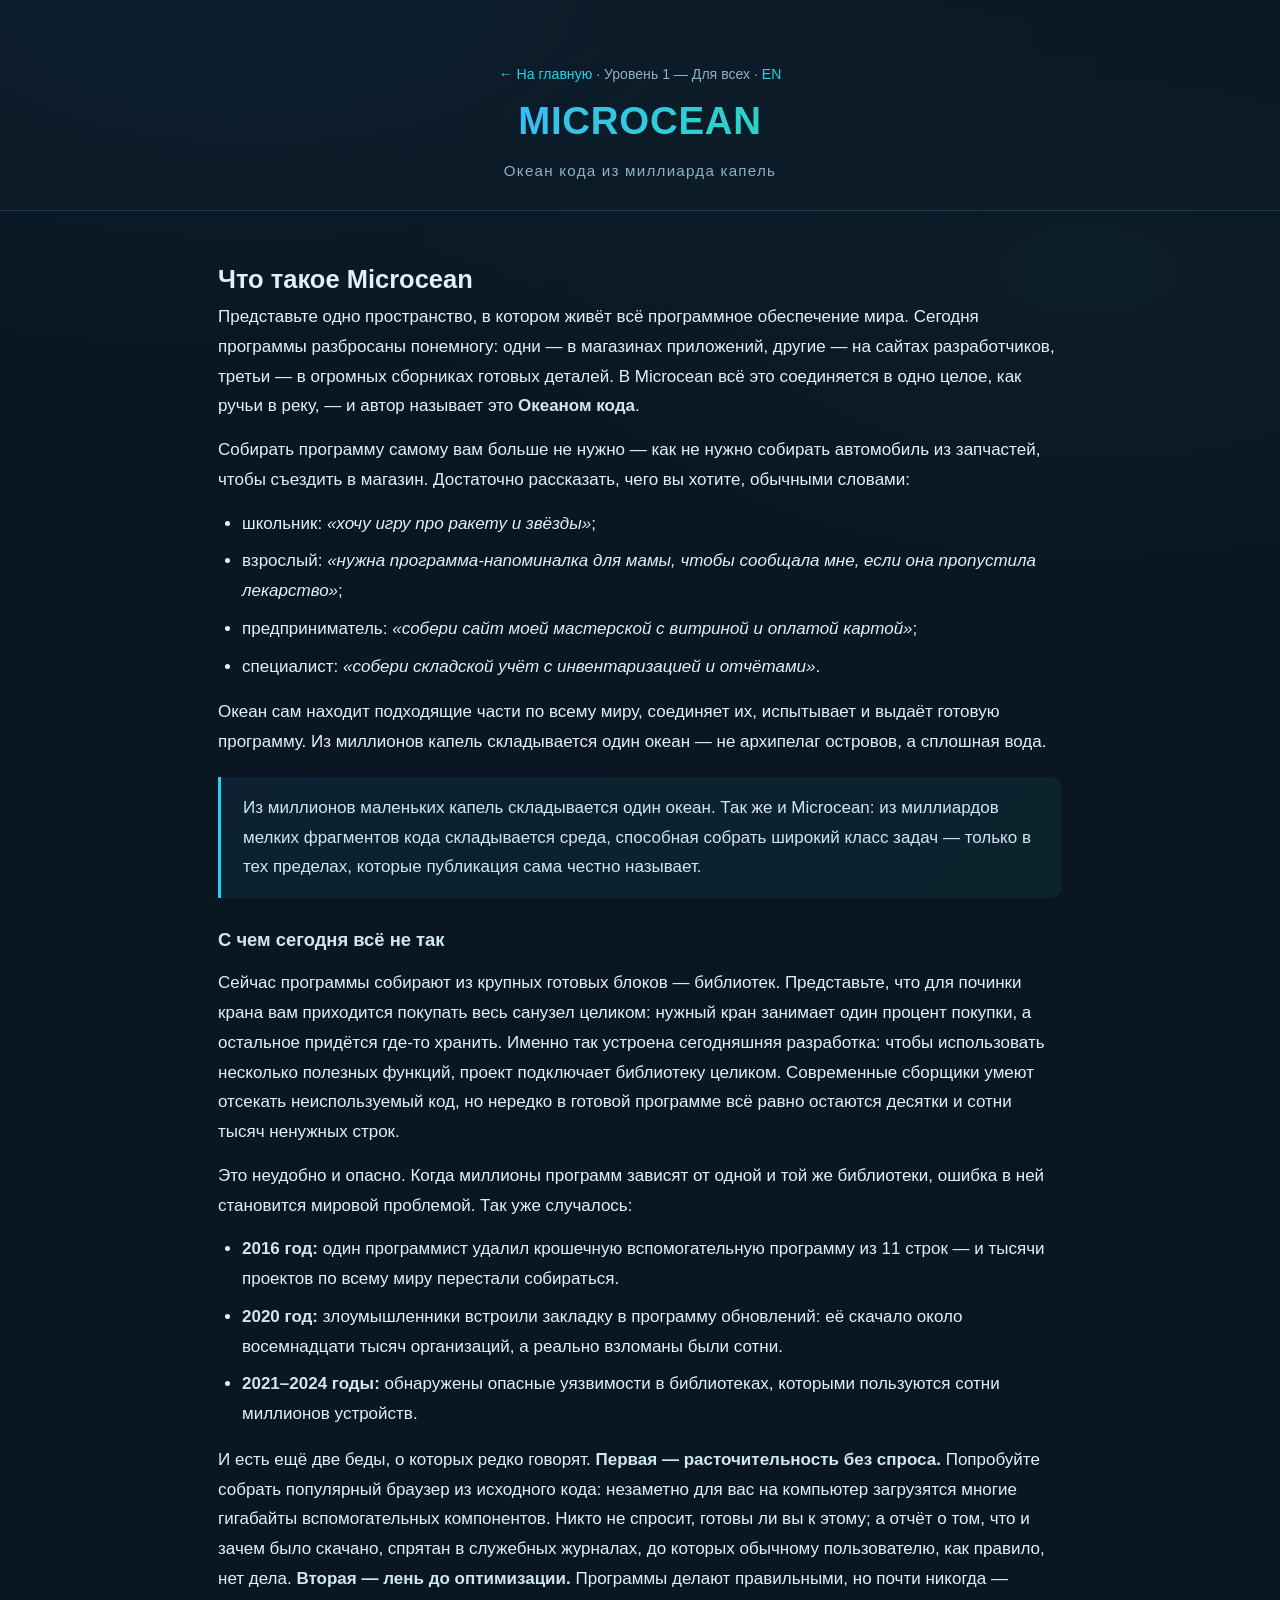
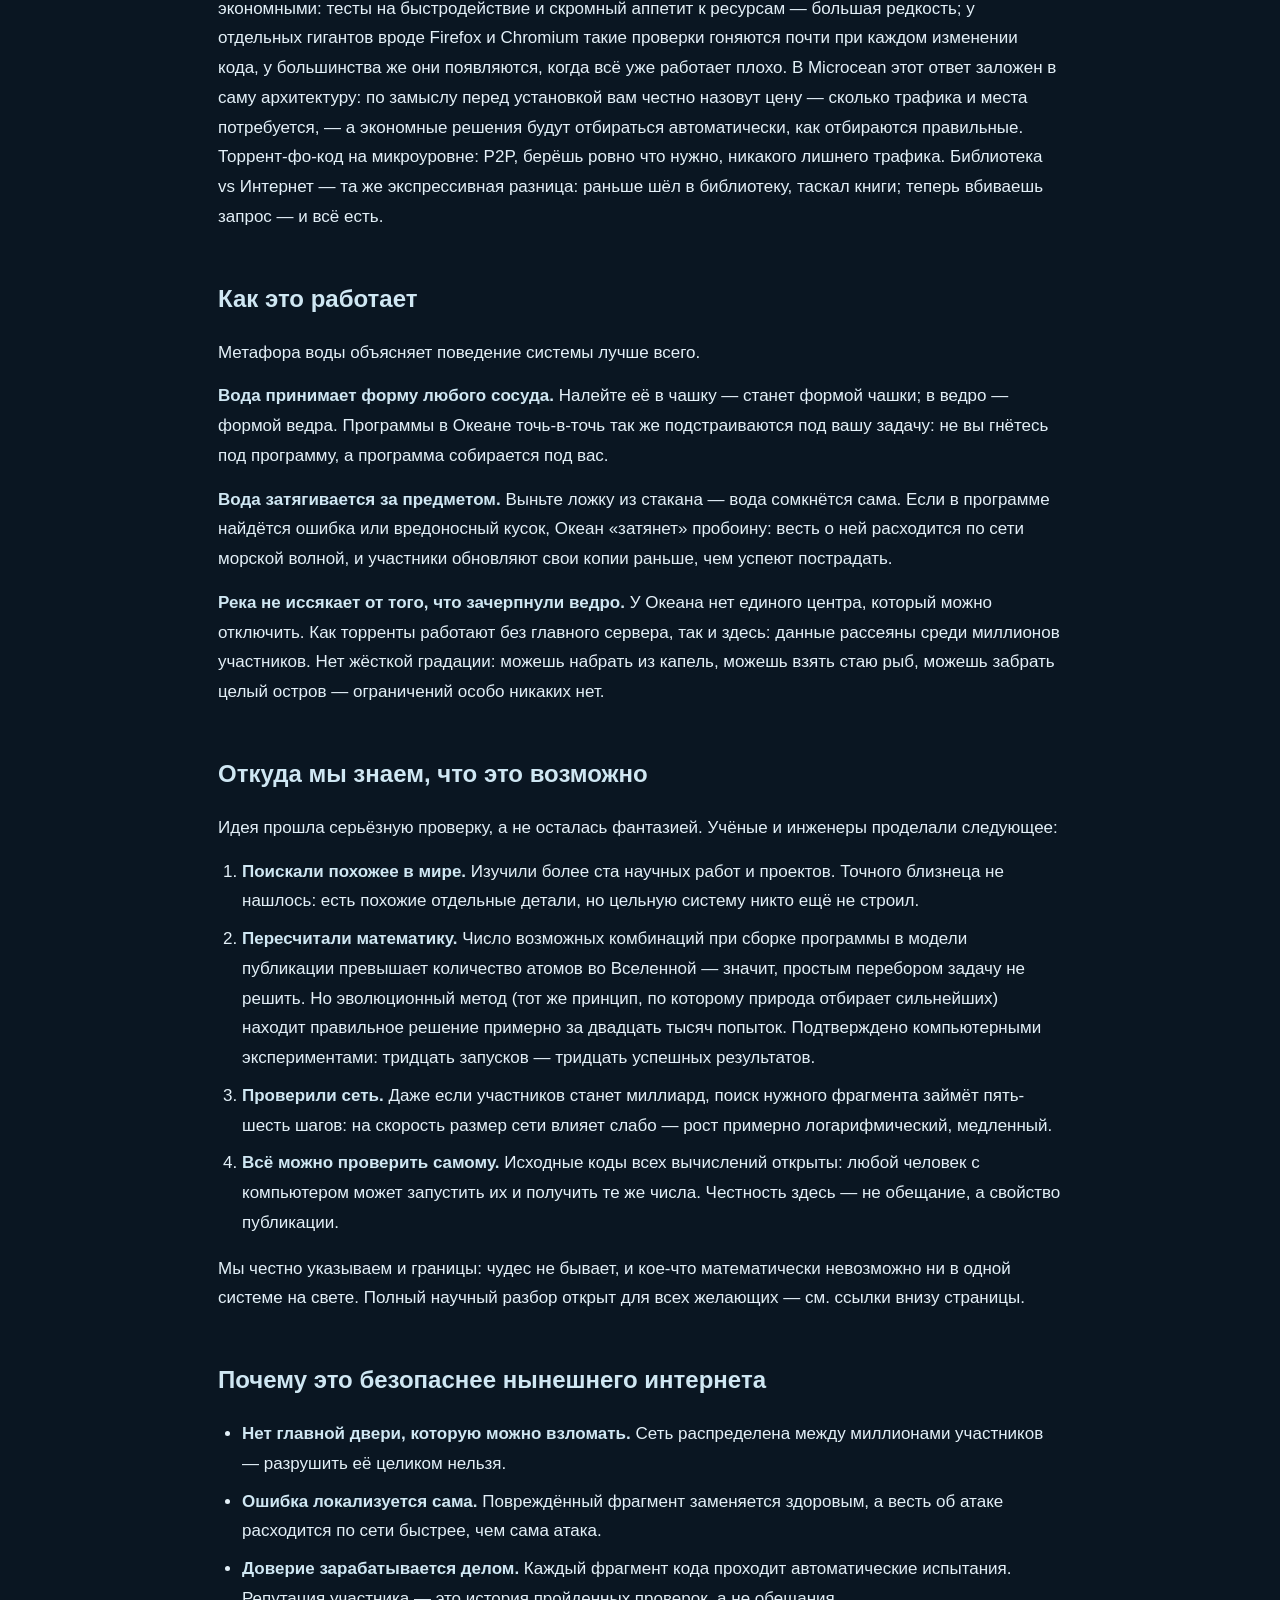
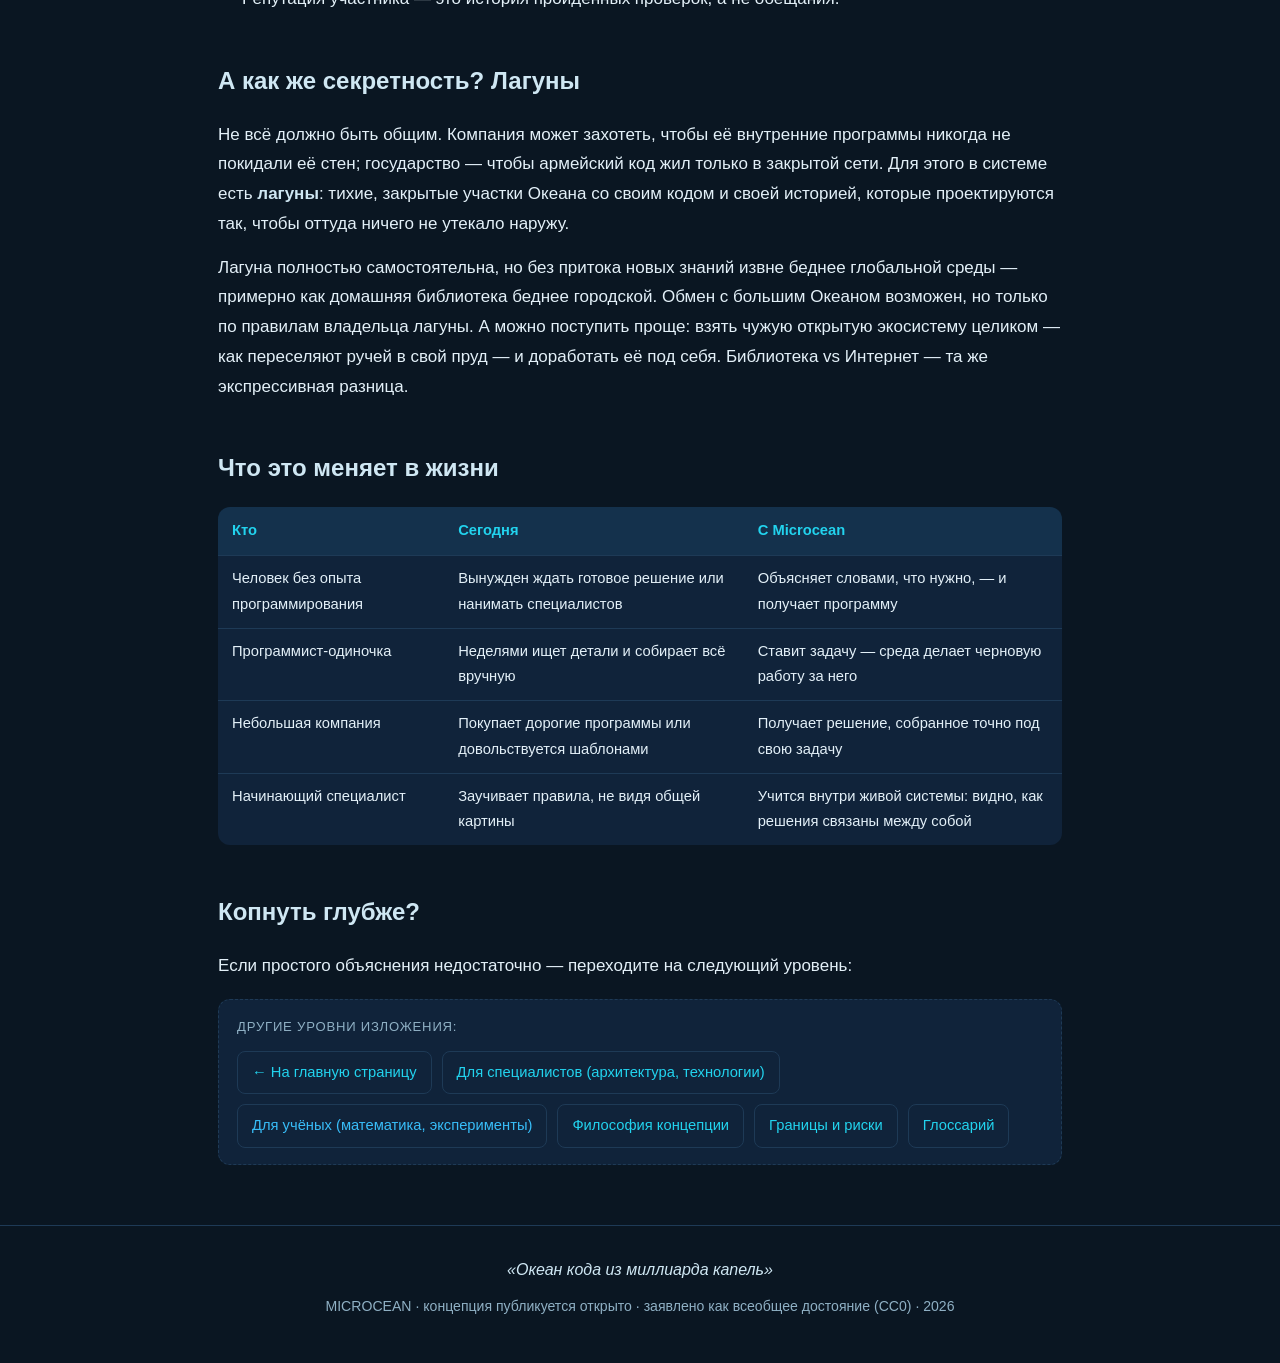
<file: ru/vsem.html>
<!DOCTYPE html>
<html lang="ru">
<head>
<meta charset="UTF-8">
<meta name="viewport" content="width=device-width, initial-scale=1.0">
<title>MICROCEAN — Для всех</title>
<meta name="description" content="Microcean простыми словами: что это такое, как работает и почему это важно каждому.">
<meta name="theme-color" content="#0a1622">
<link rel="icon" href="../favicon.svg" type="image/svg+xml">
<link rel="stylesheet" href="../assets/style.css">
<meta property="og:type" content="website">
<meta property="og:title" content="MICROCEAN — Для всех">
<meta property="og:description" content="Microcean простыми словами: что это такое, как работает и почему это важно каждому.">
<meta property="og:site_name" content="MICROCEAN">
<meta property="og:locale" content="ru_RU">
<meta property="og:image" content="https://dsconoiz.github.io/microcean/favicon.svg">
<meta property="og:url" content="https://dsconoiz.github.io/microcean/ru/vsem.html">
<link rel="canonical" href="https://dsconoiz.github.io/microcean/ru/vsem.html">
<meta name="twitter:card" content="summary">
</head>
<body>

<header class="site">
  <div class="container">
    <nav class="breadcrumb" aria-label="Цепочка навигации"><a href="../index.html">← На главную</a> · Уровень 1 — Для всех · <a href="../en/for-everyone.html">EN</a></nav>
    <a class="logo" href="../index.html">MICROCEAN</a>
    <div class="logo-sub">Океан кода из миллиарда капель</div>
  </div>
</header>

<main class="container">

<section id="sut">
  <h1 class="section-title">Что такое Microcean</h1>
  <p>Представьте одно пространство, в котором живёт всё программное обеспечение мира. Сегодня программы разбросаны понемногу: одни — в магазинах приложений, другие — на сайтах разработчиков, третьи — в огромных сборниках готовых деталей. В Microcean всё это соединяется в одно целое, как ручьи в реку, — и автор называет это <strong>Океаном кода</strong>.</p>
  <p>Собирать программу самому вам больше не нужно — как не нужно собирать автомобиль из запчастей, чтобы съездить в магазин. Достаточно рассказать, чего вы хотите, обычными словами:</p>
  <ul class="list">
    <li>школьник: <em>«хочу игру про ракету и звёзды»</em>;</li>
    <li>взрослый: <em>«нужна программа-напоминалка для мамы, чтобы сообщала мне, если она пропустила лекарство»</em>;</li>
    <li>предприниматель: <em>«собери сайт моей мастерской с витриной и оплатой картой»</em>;</li>
    <li>специалист: <em>«собери складской учёт с инвентаризацией и отчётами»</em>.</li>
  </ul>
  <p>Океан сам находит подходящие части по всему миру, соединяет их, испытывает и выдаёт готовую программу. Из миллионов капель складывается один океан — не архипелаг островов, а сплошная вода.</p>
  <blockquote>Из миллионов маленьких капель складывается один океан. Так же и Microcean: из миллиардов мелких фрагментов кода складывается среда, способная собрать широкий класс задач — только в тех пределах, которые публикация сама честно называет.</blockquote>

  <h3 id="problem">С чем сегодня всё не так</h3>
  <p>Сейчас программы собирают из крупных готовых блоков — библиотек. Представьте, что для починки крана вам приходится покупать весь санузел целиком: нужный кран занимает один процент покупки, а остальное придётся где-то хранить. Именно так устроена сегодняшняя разработка: чтобы использовать несколько полезных функций, проект подключает библиотеку целиком. Современные сборщики умеют отсекать неиспользуемый код, но нередко в готовой программе всё равно остаются десятки и сотни тысяч ненужных строк.</p>
  <p>Это неудобно и опасно. Когда миллионы программ зависят от одной и той же библиотеки, ошибка в ней становится мировой проблемой. Так уже случалось:</p>
  <ul class="list">
    <li><strong>2016 год:</strong> один программист удалил крошечную вспомогательную программу из 11 строк — и тысячи проектов по всему миру перестали собираться.</li>
    <li><strong>2020 год:</strong> злоумышленники встроили закладку в программу обновлений: её скачало около восемнадцати тысяч организаций, а реально взломаны были сотни.</li>
    <li><strong>2021–2024 годы:</strong> обнаружены опасные уязвимости в библиотеках, которыми пользуются сотни миллионов устройств.</li>
  </ul>
  <p>И есть ещё две беды, о которых редко говорят. <strong>Первая — расточительность без спроса.</strong> Попробуйте собрать популярный браузер из исходного кода: незаметно для вас на компьютер загрузятся многие гигабайты вспомогательных компонентов. Никто не спросит, готовы ли вы к этому; а отчёт о том, что и зачем было скачано, спрятан в служебных журналах, до которых обычному пользователю, как правило, нет дела. <strong>Вторая — лень до оптимизации.</strong> Программы делают правильными, но почти никогда — экономными: тесты на быстродействие и скромный аппетит к ресурсам — большая редкость; у отдельных гигантов вроде Firefox и Chromium такие проверки гоняются почти при каждом изменении кода, у большинства же они появляются, когда всё уже работает плохо. В Microcean этот ответ заложен в саму архитектуру: по замыслу перед установкой вам честно назовут цену — сколько трафика и места потребуется, — а экономные решения будут отбираться автоматически, как отбираются правильные. Торрент-фо-код на микроуровне: P2P, берёшь ровно что нужно, никакого лишнего трафика. Библиотека vs Интернет — та же экспрессивная разница: раньше шёл в библиотеку, таскал книги; теперь вбиваешь запрос — и всё есть.</p>
</section>

<section id="kak">
  <h2 class="section-title">Как это работает</h2>
  <p>Метафора воды объясняет поведение системы лучше всего.</p>
  <p><strong>Вода принимает форму любого сосуда.</strong> Налейте её в чашку — станет формой чашки; в ведро — формой ведра. Программы в Океане точь-в-точь так же подстраиваются под вашу задачу: не вы гнётесь под программу, а программа собирается под вас.</p>
  <p><strong>Вода затягивается за предметом.</strong> Выньте ложку из стакана — вода сомкнётся сама. Если в программе найдётся ошибка или вредоносный кусок, Океан «затянет» пробоину: весть о ней расходится по сети морской волной, и участники обновляют свои копии раньше, чем успеют пострадать.</p>
  <p><strong>Река не иссякает от того, что зачерпнули ведро.</strong> У Океана нет единого центра, который можно отключить. Как торренты работают без главного сервера, так и здесь: данные рассеяны среди миллионов участников. Нет жёсткой градации: можешь набрать из капель, можешь взять стаю рыб, можешь забрать целый остров — ограничений особо никаких нет.</p>
</section>

<section id="evidence">
  <h2 class="section-title">Откуда мы знаем, что это возможно</h2>
  <p>Идея прошла серьёзную проверку, а не осталась фантазией. Учёные и инженеры проделали следующее:</p>
  <ol class="list">
    <li><strong>Поискали похожее в мире.</strong> Изучили более ста научных работ и проектов. Точного близнеца не нашлось: есть похожие отдельные детали, но цельную систему никто ещё не строил.</li>
    <li><strong>Пересчитали математику.</strong> Число возможных комбинаций при сборке программы в модели публикации превышает количество атомов во Вселенной — значит, простым перебором задачу не решить. Но эволюционный метод (тот же принцип, по которому природа отбирает сильнейших) находит правильное решение примерно за двадцать тысяч попыток. Подтверждено компьютерными экспериментами: тридцать запусков — тридцать успешных результатов.</li>
    <li><strong>Проверили сеть.</strong> Даже если участников станет миллиард, поиск нужного фрагмента займёт пять-шесть шагов: на скорость размер сети влияет слабо — рост примерно логарифмический, медленный.</li>
    <li><strong>Всё можно проверить самому.</strong> Исходные коды всех вычислений открыты: любой человек с компьютером может запустить их и получить те же числа. Честность здесь — не обещание, а свойство публикации.</li>
  </ol>
  <p>Мы честно указываем и границы: чудес не бывает, и кое-что математически невозможно ни в одной системе на свете. Полный научный разбор открыт для всех желающих — см. ссылки внизу страницы.</p>
</section>

<section id="security">
  <h2 class="section-title">Почему это безопаснее нынешнего интернета</h2>
  <ul class="list">
    <li><strong>Нет главной двери, которую можно взломать.</strong> Сеть распределена между миллионами участников — разрушить её целиком нельзя.</li>
    <li><strong>Ошибка локализуется сама.</strong> Повреждённый фрагмент заменяется здоровым, а весть об атаке расходится по сети быстрее, чем сама атака.</li>
    <li><strong>Доверие зарабатывается делом.</strong> Каждый фрагмент кода проходит автоматические испытания. Репутация участника — это история пройденных проверок, а не обещания.</li>
  </ul>
</section>

<section id="lagoons">
  <h2 class="section-title">А как же секретность? Лагуны</h2>
  <p>Не всё должно быть общим. Компания может захотеть, чтобы её внутренние программы никогда не покидали её стен; государство — чтобы армейский код жил только в закрытой сети. Для этого в системе есть <strong>лагуны</strong>: тихие, закрытые участки Океана со своим кодом и своей историей, которые проектируются так, чтобы оттуда ничего не утекало наружу.</p>
  <p>Лагуна полностью самостоятельна, но без притока новых знаний извне беднее глобальной среды — примерно как домашняя библиотека беднее городской. Обмен с большим Океаном возможен, но только по правилам владельца лагуны. А можно поступить проще: взять чужую открытую экосистему целиком — как переселяют ручей в свой пруд — и доработать её под себя. Библиотека vs Интернет — та же экспрессивная разница.</p>
</section>

<section id="scenarios">
  <h2 class="section-title">Что это меняет в жизни</h2>
  <table class="data">
    <thead><tr><th>Кто</th><th>Сегодня</th><th>С Microcean</th></tr></thead>
    <tbody>
      <tr><td>Человек без опыта программирования</td><td>Вынужден ждать готовое решение или нанимать специалистов</td><td>Объясняет словами, что нужно, — и получает программу</td></tr>
      <tr><td>Программист-одиночка</td><td>Неделями ищет детали и собирает всё вручную</td><td>Ставит задачу — среда делает черновую работу за него</td></tr>
      <tr><td>Небольшая компания</td><td>Покупает дорогие программы или довольствуется шаблонами</td><td>Получает решение, собранное точно под свою задачу</td></tr>
      <tr><td>Начинающий специалист</td><td>Заучивает правила, не видя общей картины</td><td>Учится внутри живой системы: видно, как решения связаны между собой</td></tr>
    </tbody>
  </table>
</section>

<section id="next">
  <h2 class="section-title">Копнуть глубже?</h2>
  <p>Если простого объяснения недостаточно — переходите на следующий уровень:</p>
<div class="level-links">
    <span class="lbl">Другие уровни изложения:</span>
    <a href="../index.html">← На главную страницу</a>
    <a href="specialistam.html">Для специалистов (архитектура, технологии)</a>
    <a class="lv3" href="uchenym.html">Для учёных (математика, эксперименты)</a>
    <a href="filosofiya.html">Философия концепции</a>
    <a href="limits.html">Границы и риски</a>
    <a href="glossary.html">Глоссарий</a>
  </div>
</section>

</main>

<footer class="site">
  <div class="container">
    <div class="slogan">«Океан кода из миллиарда капель»</div>
    <div>MICROCEAN · концепция публикуется открыто · заявлено как всеобщее достояние (CC0) · 2026</div>
  </div>
</footer>

</body>
</html>
</file>
<file: assets/style.css>
/* MICROCEAN — общий стиль всех страниц */
:root {
  --bg: #0a1622;
  --bg-card: #10233a;
  --bg-card-hover: #16304d;
  --text: #e3f0f8;
  --text-dim: #8fb0c4;
  --text-strong: #cfe7f3;
  --accent1: #38bdf8;
  --accent2: #22d3ee;
  --accent3: #2dd4bf;
  --accent-gradient: linear-gradient(135deg, #38bdf8, #2dd4bf);
  --border: #1e3a56;
  --radius: 12px;
}
* { margin: 0; padding: 0; box-sizing: border-box; }
body {
  font-family: 'Segoe UI', -apple-system, BlinkMacSystemFont, Roboto, sans-serif;
  background: var(--bg);
  background-image:
    radial-gradient(ellipse 70% 45% at 20% 0%, rgba(56,189,248,0.05) 0%, transparent 100%),
    radial-gradient(ellipse 55% 40% at 85% 30%, rgba(45,212,191,0.04) 0%, transparent 100%);
  background-attachment: fixed;
  color: var(--text);
  line-height: 1.75;
  font-size: 17px;
}
.container { max-width: 900px; margin: 0 auto; padding: 0 28px; }
header.site { padding: 44px 0 26px; border-bottom: 1px solid var(--border); text-align: center; }
.logo {
  font-size: 2.4rem; font-weight: 800; letter-spacing: 0.02em;
  background: var(--accent-gradient); -webkit-background-clip: text; -webkit-text-fill-color: transparent;
  background-clip: text; text-decoration: none;
}
.logo-sub { color: var(--text-dim); font-size: 0.95rem; margin-top: 4px; letter-spacing: 0.08em; }
nav.main-nav { display: flex; flex-wrap: wrap; justify-content: center; gap: 10px; margin: 18px 0 0; }
nav.main-nav a {
  color: var(--text-dim); text-decoration: none; font-size: 0.92rem;
  border: 1px solid var(--border); border-radius: 20px; padding: 6px 16px;
  transition: all 0.25s;
}
nav.main-nav a:hover { color: var(--accent2); border-color: var(--accent2); }
section { margin: 46px 0; }
h2.section-title { font-size: 1.5rem; font-weight: 700; margin-bottom: 18px; color: var(--text-strong); }
h2.section-title .num { color: var(--accent2); font-weight: 600; margin-right: 10px; }
h3 { font-size: 1.15rem; font-weight: 600; margin: 26px 0 12px; color: var(--text-strong); }
p { margin-bottom: 14px; color: var(--text); }
p.dim { color: var(--text-dim); }
strong { color: var(--text-strong); }
ul.list, ol.list { margin: 0 0 16px 24px; }
ul.list li, ol.list li { margin-bottom: 8px; }
code { background: rgba(56,189,248,0.12); color: var(--accent2); padding: 1px 6px; border-radius: 5px; font-size: 0.9em; }
blockquote {
  margin: 20px 0; padding: 16px 22px; color: var(--text-strong);
  background: linear-gradient(135deg, rgba(56,189,248,0.07), rgba(45,212,191,0.07));
  border-left: 3px solid var(--accent2); border-radius: 0 var(--radius) var(--radius) 0;
}
table.data { width: 100%; border-collapse: collapse; font-size: 0.92rem; margin: 16px 0 24px; background: var(--bg-card); border-radius: var(--radius); overflow: hidden; }
table.data th { background: rgba(56,189,248,0.09); color: var(--accent2); font-weight: 600; text-align: left; padding: 11px 14px; border-bottom: 1px solid var(--border); }
table.data td { padding: 10px 14px; border-bottom: 1px solid var(--border); color: var(--text); vertical-align: top; }
table.data tr:last-child td { border-bottom: none; }
.level-links {
  display: flex; flex-wrap: wrap; gap: 10px; margin-top: 18px; padding: 16px 18px;
  background: var(--bg-card); border: 1px dashed var(--border); border-radius: var(--radius);
}
.level-links .lbl { width: 100%; font-size: 0.82rem; color: var(--text-dim); text-transform: uppercase; letter-spacing: 0.06em; margin-bottom: 2px; }
.level-links a {
  color: var(--accent2); text-decoration: none; font-size: 0.92rem;
  border: 1px solid var(--border); border-radius: 8px; padding: 8px 14px;
  transition: all 0.25s;
}
.level-links a:hover { background: var(--bg-card-hover); border-color: var(--accent2); }
.level-links a.lv1 { color: var(--accent3); }
.level-links a.lv3 { color: var(--accent1); }
.cards-grid { display: grid; grid-template-columns: repeat(auto-fill, minmax(260px, 1fr)); gap: 14px; margin: 18px 0; }
.card { background: var(--bg-card); border: 1px solid var(--border); border-radius: var(--radius); padding: 20px; transition: all 0.3s; }
.card:hover { background: var(--bg-card-hover); transform: translateY(-2px); }
.card .tagline-sm { font-size: 0.75rem; font-weight: 700; color: var(--accent2); text-transform: uppercase; letter-spacing: 0.06em; margin-bottom: 8px; }
.card h3 { font-size: 1rem; margin: 0 0 8px; }
.card p { font-size: 0.9rem; color: var(--text-dim); line-height: 1.65; margin: 0; }
.card a { color: var(--accent2); text-decoration: none; }
.formula {
  font-family: 'Cambria Math', Georgia, serif;
  background: var(--bg-card); border: 1px solid var(--border); border-radius: var(--radius);
  padding: 14px 20px; margin: 14px 0 20px; text-align: center; font-size: 1.05rem; color: var(--text-strong);
  overflow-x: auto;
}
footer.site { border-top: 1px solid var(--border); margin-top: 60px; padding: 30px 0 44px; text-align: center; color: var(--text-dim); font-size: 0.88rem; }
footer.site .slogan { font-style: italic; color: var(--text-strong); font-size: 1rem; margin-bottom: 10px; }
.breadcrumb { font-size: 0.88rem; margin: 18px 0 0; color: var(--text-dim); }
.breadcrumb a { color: var(--accent2); text-decoration: none; }
@media (max-width: 640px) {
  body { font-size: 15.5px; }
  .logo { font-size: 1.9rem; }
  .cards-grid { grid-template-columns: 1fr; }
}
:focus-visible { outline: 2px solid var(--accent2); outline-offset: 2px; }
@media (prefers-reduced-motion: reduce) {
  * { transition: none !important; animation: none !important; }
  section { opacity: 1 !important; transform: none !important; }
  .card:hover { transform: none; }
}
</file>
